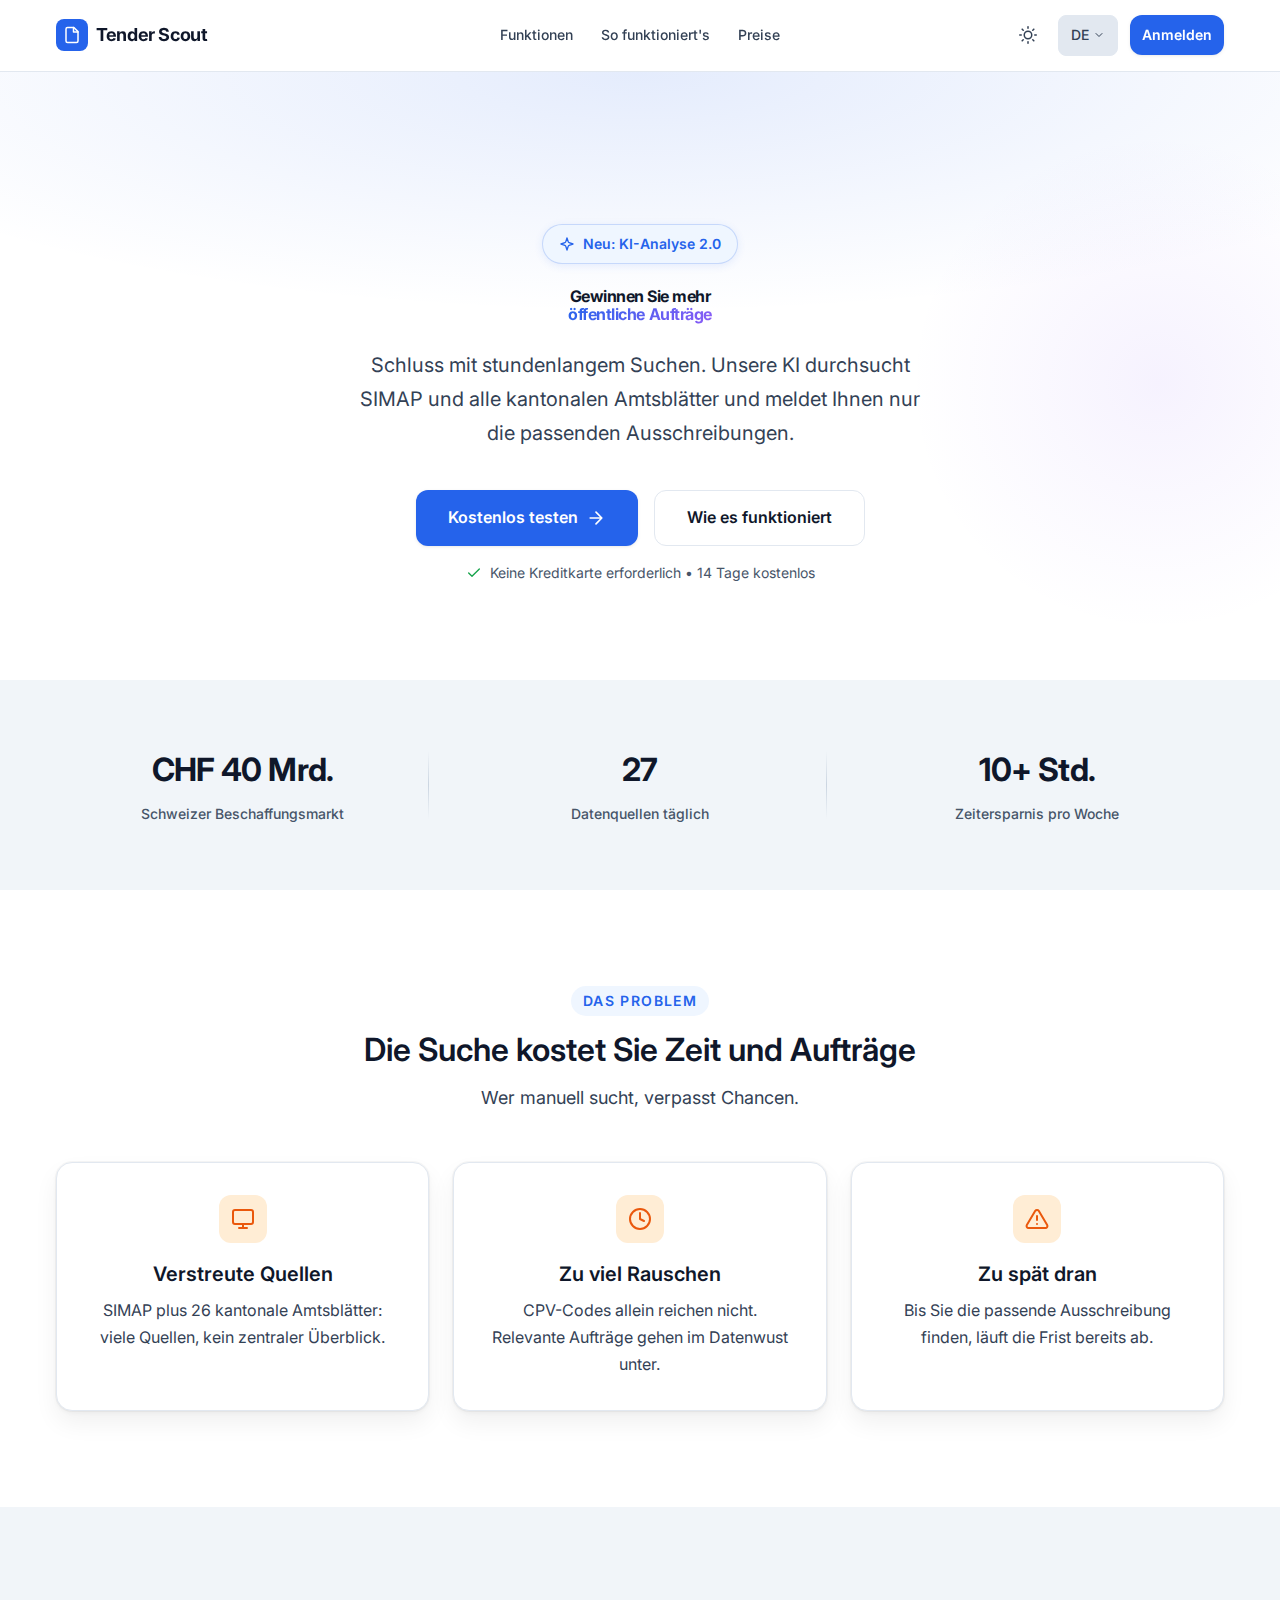
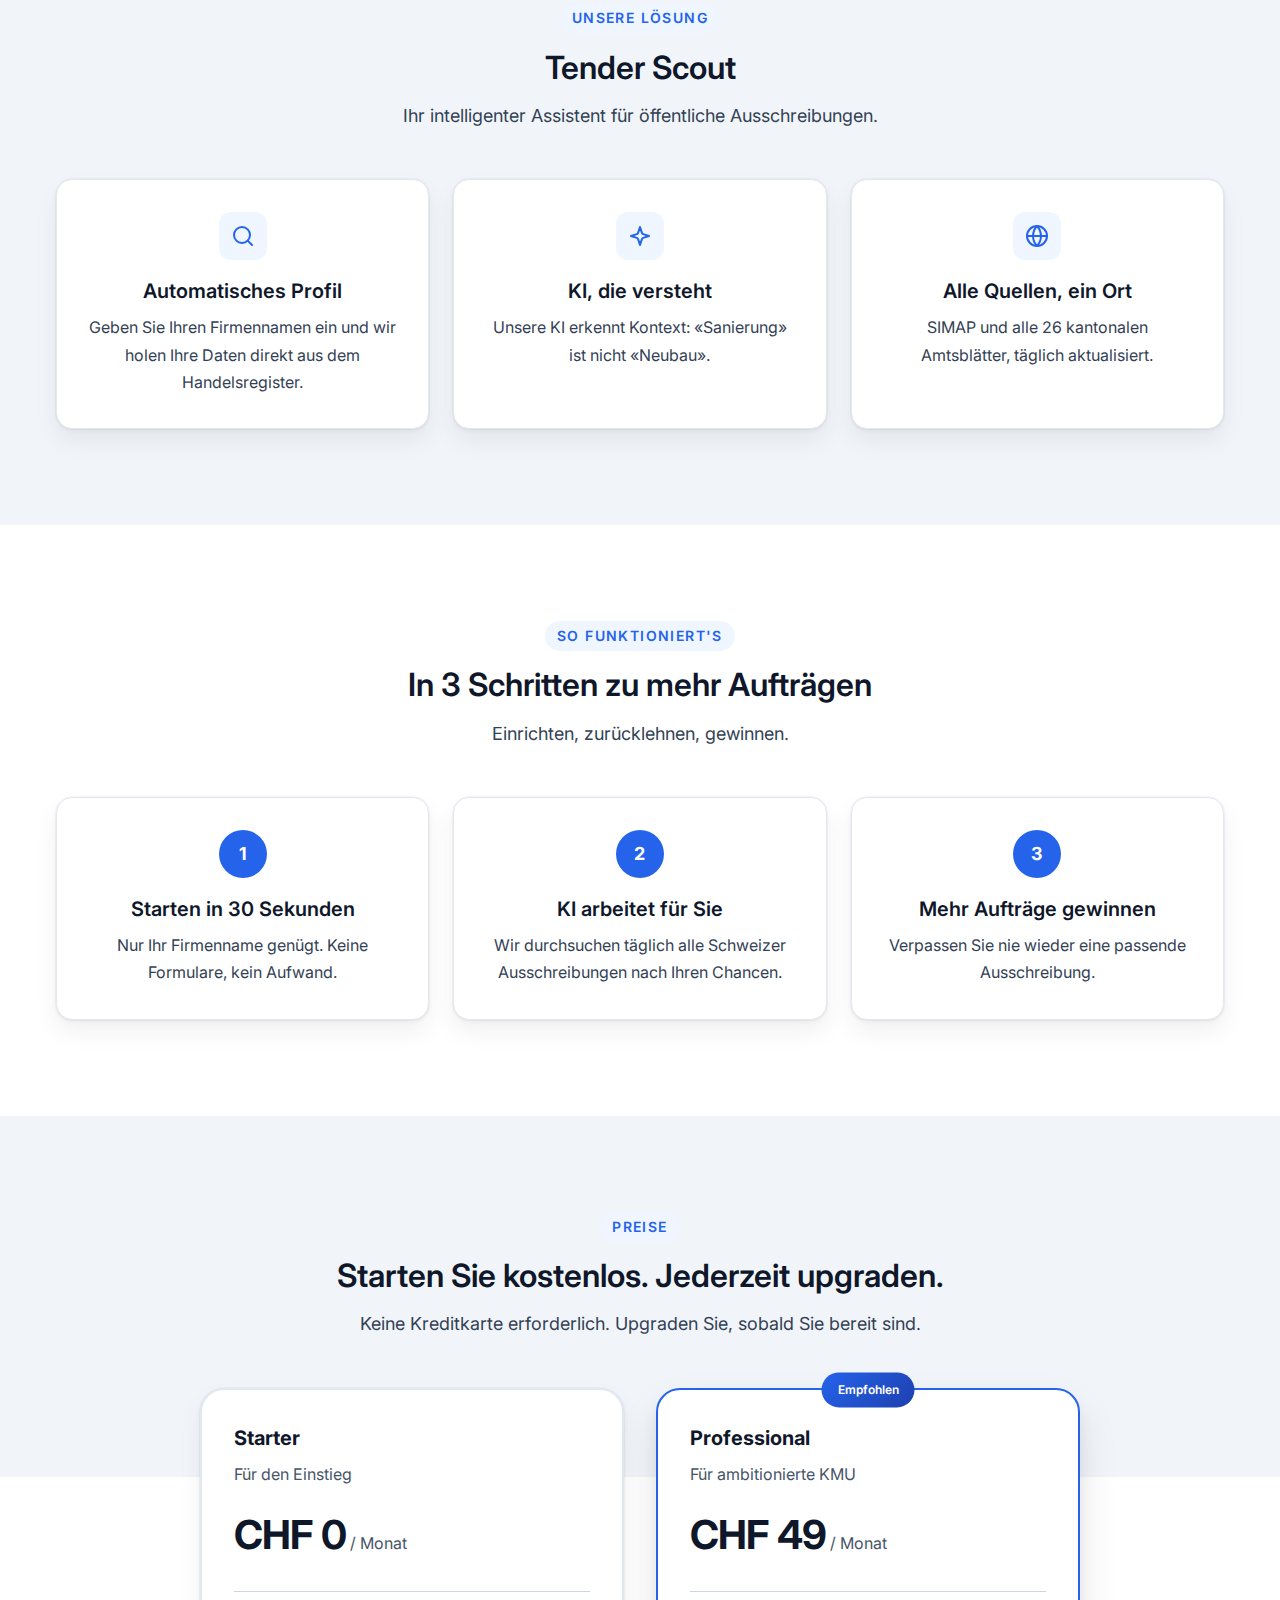
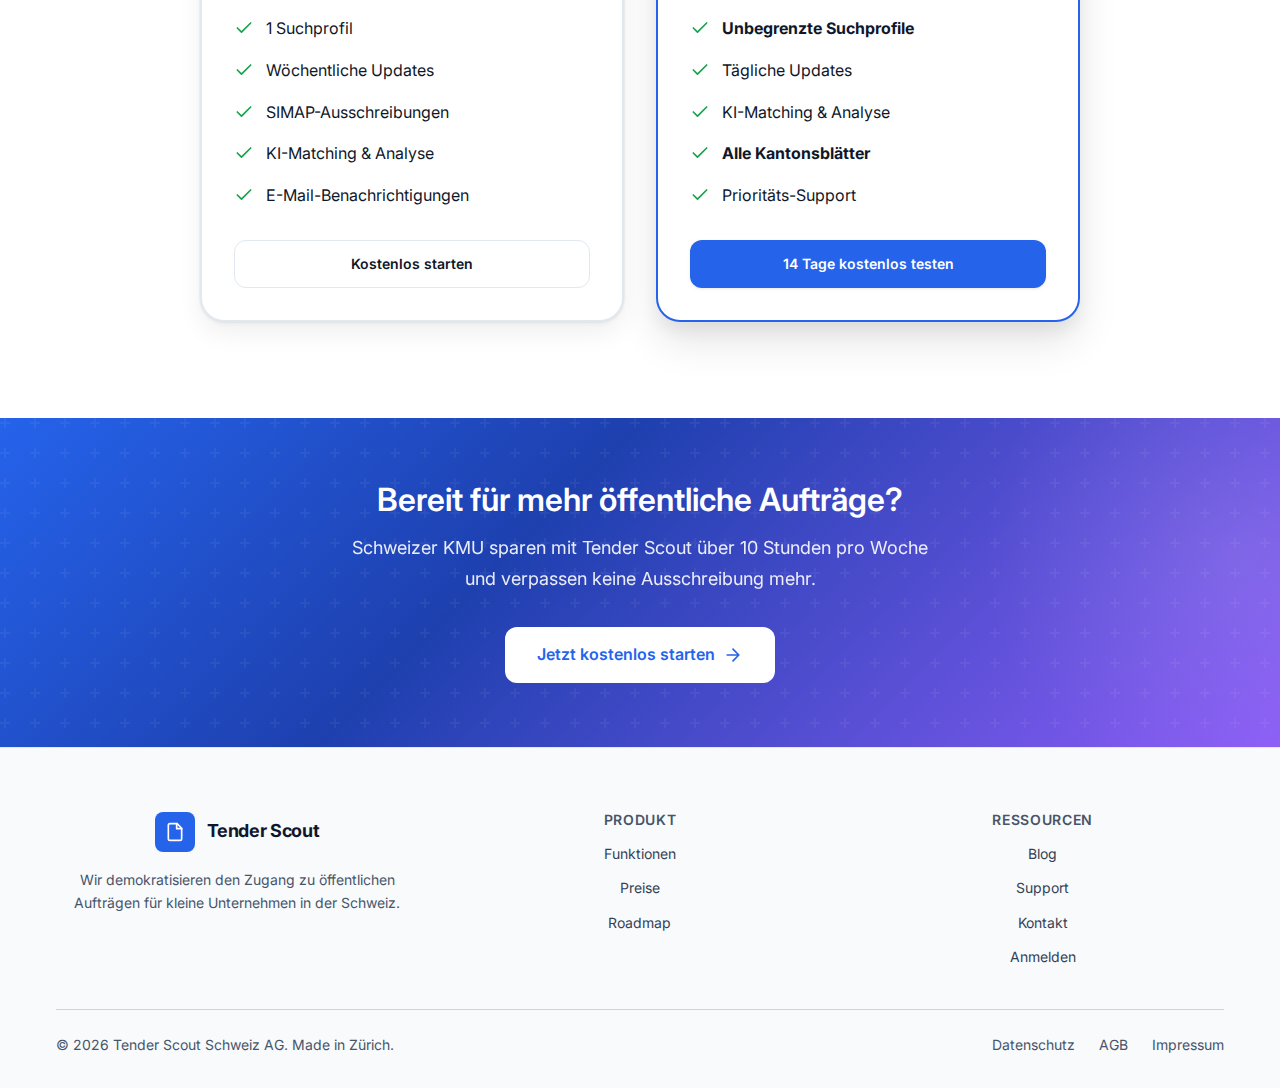
<file: index.html>
<!DOCTYPE html>
<html lang="de-CH">

<head>
    <meta charset="UTF-8">
    <meta name="viewport" content="width=device-width, initial-scale=1.0">
    <title>Tender Scout Prototype</title>
    <link rel="preconnect" href="https://fonts.googleapis.com">
    <link rel="preconnect" href="https://fonts.gstatic.com" crossorigin>
    <link href="https://fonts.googleapis.com/css2?family=Inter:wght@400;500;600;700&display=swap" rel="stylesheet">
    <link rel="stylesheet" href="css/styles.css">
</head>

<body>

    <!-- Navigation -->
    <nav class="navbar">
        <div class="container navbar-container">
            <!-- Logo -->
            <div class="navbar-logo" onclick="navigateTo('landing')">
                <div class="navbar-logo-icon">
                    <svg width="18" height="18" viewBox="0 0 24 24" fill="none" stroke="currentColor" stroke-width="2" stroke-linecap="round" stroke-linejoin="round">
                        <path d="M14.5 2H6a2 2 0 0 0-2 2v16a2 2 0 0 0 2 2h12a2 2 0 0 0 2-2V7.5L14.5 2z"/>
                        <polyline points="14,2 14,8 20,8"/>
                    </svg>
                </div>
                <span>Tender Scout</span>
            </div>

            <!-- Center Nav Links (Public) -->
            <div id="nav-links-public" class="navbar-center">
                <a href="#solution" class="nav-link">Funktionen</a>
                <a href="#how-it-works" class="nav-link">So funktioniert's</a>
                <a href="#pricing" class="nav-link">Preise</a>
            </div>

            <!-- Center Nav Links (Auth) -->
            <div id="nav-links-auth" class="navbar-center hidden">
                <button class="nav-link" data-goto="dashboard">Dashboard</button>
                <button class="nav-link" onclick="navigateTo('settings')">Einstellungen</button>
            </div>

            <!-- Right Actions -->
            <div class="navbar-actions">
                <!-- Theme Toggle -->
                <button class="theme-toggle" onclick="toggleTheme()" title="Dunkelmodus umschalten">
                    <svg class="theme-icon-light" width="18" height="18" viewBox="0 0 24 24" fill="none" stroke="currentColor" stroke-width="2" stroke-linecap="round" stroke-linejoin="round">
                        <circle cx="12" cy="12" r="5"/>
                        <line x1="12" y1="1" x2="12" y2="3"/>
                        <line x1="12" y1="21" x2="12" y2="23"/>
                        <line x1="4.22" y1="4.22" x2="5.64" y2="5.64"/>
                        <line x1="18.36" y1="18.36" x2="19.78" y2="19.78"/>
                        <line x1="1" y1="12" x2="3" y2="12"/>
                        <line x1="21" y1="12" x2="23" y2="12"/>
                        <line x1="4.22" y1="19.78" x2="5.64" y2="18.36"/>
                        <line x1="18.36" y1="5.64" x2="19.78" y2="4.22"/>
                    </svg>
                    <svg class="theme-icon-dark" width="18" height="18" viewBox="0 0 24 24" fill="none" stroke="currentColor" stroke-width="2" stroke-linecap="round" stroke-linejoin="round">
                        <path d="M21 12.79A9 9 0 1 1 11.21 3 7 7 0 0 0 21 12.79z"/>
                    </svg>
                </button>
                <!-- Language Dropdown -->
                <div class="lang-dropdown">
                    <button class="lang-dropdown-btn" onclick="toggleLangDropdown()">
                        <span class="lang-current">DE</span>
                        <svg width="12" height="12" viewBox="0 0 24 24" fill="none" stroke="currentColor" stroke-width="2" stroke-linecap="round" stroke-linejoin="round">
                            <polyline points="6 9 12 15 18 9"/>
                        </svg>
                    </button>
                    <div class="lang-dropdown-menu" id="lang-menu">
                        <button class="lang-option is-active" onclick="selectLang('DE')">
                            <span class="lang-code">DE</span> Deutsch
                        </button>
                        <button class="lang-option" onclick="selectLang('FR')">
                            <span class="lang-code">FR</span> Français
                        </button>
                        <button class="lang-option" onclick="selectLang('IT')">
                            <span class="lang-code">IT</span> Italiano
                        </button>
                        <button class="lang-option" onclick="selectLang('EN')">
                            <span class="lang-code">EN</span> English
                        </button>
                    </div>
                </div>
                <!-- CTA -->
                <div id="nav-cta-public">
                    <button class="btn btn-primary btn-sm" data-goto="auth">Anmelden</button>
                </div>
                <div id="nav-cta-auth" class="hidden">
                    <button class="btn btn-ghost btn-sm" onclick="logout()">Abmelden</button>
                </div>
            </div>
        </div>
    </nav>

    <!-- VIEWS -->

    <!-- 1. Landing View -->
    <div id="view-landing" class="view active">
        <!-- Hero -->
        <section class="landing-hero">
            <div class="container">
                <div class="hero-content">
                    <span class="hero-badge">
                        <svg width="16" height="16" viewBox="0 0 24 24" fill="none" stroke="currentColor" stroke-width="2" stroke-linecap="round" stroke-linejoin="round">
                            <path d="m12 3-1.912 5.813a2 2 0 0 1-1.275 1.275L3 12l5.813 1.912a2 2 0 0 1 1.275 1.275L12 21l1.912-5.813a2 2 0 0 1 1.275-1.275L21 12l-5.813-1.912a2 2 0 0 1-1.275-1.275L12 3Z"/>
                        </svg>
                        Neu: KI-Analyse 2.0
                    </span>
                    <h1 class="hero-title">
                        Gewinnen Sie mehr<br>
                        <span class="hero-accent">öffentliche Aufträge</span>
                    </h1>
                    <p class="hero-subtitle">
                        Schluss mit stundenlangem Suchen. Unsere KI durchsucht SIMAP und alle
                        kantonalen Amtsblätter und meldet Ihnen nur die passenden Ausschreibungen.
                    </p>
                    <div class="hero-actions">
                        <button class="btn btn-primary btn-lg" data-goto="auth">
                            Kostenlos testen
                            <svg width="20" height="20" viewBox="0 0 24 24" fill="none" stroke="currentColor" stroke-width="2" stroke-linecap="round" stroke-linejoin="round">
                                <path d="M5 12h14M12 5l7 7-7 7"/>
                            </svg>
                        </button>
                        <button class="btn btn-secondary btn-lg" onclick="document.getElementById('how-it-works').scrollIntoView({behavior: 'smooth'})">
                            Wie es funktioniert
                        </button>
                    </div>
                    <p class="hero-note">
                        <svg width="16" height="16" viewBox="0 0 24 24" fill="none" stroke="currentColor" stroke-width="2" stroke-linecap="round" stroke-linejoin="round">
                            <polyline points="20,6 9,17 4,12"/>
                        </svg>
                        Keine Kreditkarte erforderlich • 14 Tage kostenlos
                    </p>
                </div>
            </div>
        </section>

        <!-- Stats -->
        <section class="stats-section">
            <div class="container">
                <div class="stats-grid">
                    <div class="stat">
                        <div class="stat-value">CHF 40 Mrd.</div>
                        <div class="stat-label">Schweizer Beschaffungsmarkt</div>
                    </div>
                    <div class="stat">
                        <div class="stat-value">27</div>
                        <div class="stat-label">Datenquellen täglich</div>
                    </div>
                    <div class="stat">
                        <div class="stat-value">10+ Std.</div>
                        <div class="stat-label">Zeitersparnis pro Woche</div>
                    </div>
                </div>
            </div>
        </section>

        <!-- Problem Section -->
        <section class="section" id="problem">
            <div class="container">
                <div class="section-header">
                    <span class="section-label">Das Problem</span>
                    <h2 class="section-title">Die Suche kostet Sie Zeit und Aufträge</h2>
                    <p class="section-desc">Wer manuell sucht, verpasst Chancen.</p>
                </div>
                <div class="problem-grid">
                    <div class="problem-card">
                        <div class="problem-icon">
                            <svg width="24" height="24" viewBox="0 0 24 24" fill="none" stroke="currentColor" stroke-width="2" stroke-linecap="round" stroke-linejoin="round">
                                <rect x="2" y="3" width="20" height="14" rx="2" ry="2"/>
                                <line x1="8" y1="21" x2="16" y2="21"/>
                                <line x1="12" y1="17" x2="12" y2="21"/>
                            </svg>
                        </div>
                        <h3>Verstreute Quellen</h3>
                        <p>SIMAP plus 26 kantonale Amtsblätter: viele Quellen, kein zentraler Überblick.</p>
                    </div>
                    <div class="problem-card">
                        <div class="problem-icon">
                            <svg width="24" height="24" viewBox="0 0 24 24" fill="none" stroke="currentColor" stroke-width="2" stroke-linecap="round" stroke-linejoin="round">
                                <circle cx="12" cy="12" r="10"/>
                                <polyline points="12,6 12,12 16,14"/>
                            </svg>
                        </div>
                        <h3>Zu viel Rauschen</h3>
                        <p>CPV-Codes allein reichen nicht. Relevante Aufträge gehen im Datenwust unter.</p>
                    </div>
                    <div class="problem-card">
                        <div class="problem-icon">
                            <svg width="24" height="24" viewBox="0 0 24 24" fill="none" stroke="currentColor" stroke-width="2" stroke-linecap="round" stroke-linejoin="round">
                                <path d="M10.29 3.86L1.82 18a2 2 0 0 0 1.71 3h16.94a2 2 0 0 0 1.71-3L13.71 3.86a2 2 0 0 0-3.42 0z"/>
                                <line x1="12" y1="9" x2="12" y2="13"/>
                                <line x1="12" y1="17" x2="12.01" y2="17"/>
                            </svg>
                        </div>
                        <h3>Zu spät dran</h3>
                        <p>Bis Sie die passende Ausschreibung finden, läuft die Frist bereits ab.</p>
                    </div>
                </div>
            </div>
        </section>

        <!-- Solution Grid -->
        <section class="section bg-subtle" id="solution">
            <div class="container">
                <div class="section-header">
                    <span class="section-label">Unsere Lösung</span>
                    <h2 class="section-title">Tender Scout</h2>
                    <p class="section-desc">Ihr intelligenter Assistent für öffentliche Ausschreibungen.</p>
                </div>
                <div class="solution-grid">
                    <div class="solution-card">
                        <div class="solution-icon">
                            <svg width="24" height="24" viewBox="0 0 24 24" fill="none" stroke="currentColor" stroke-width="2" stroke-linecap="round" stroke-linejoin="round">
                                <circle cx="11" cy="11" r="8"/>
                                <line x1="21" y1="21" x2="16.65" y2="16.65"/>
                            </svg>
                        </div>
                        <h3>Automatisches Profil</h3>
                        <p>Geben Sie Ihren Firmennamen ein und wir holen Ihre Daten direkt aus dem Handelsregister.</p>
                    </div>
                    <div class="solution-card">
                        <div class="solution-icon">
                            <svg width="24" height="24" viewBox="0 0 24 24" fill="none" stroke="currentColor" stroke-width="2" stroke-linecap="round" stroke-linejoin="round">
                                <path d="m12 3-1.912 5.813a2 2 0 0 1-1.275 1.275L3 12l5.813 1.912a2 2 0 0 1 1.275 1.275L12 21l1.912-5.813a2 2 0 0 1 1.275-1.275L21 12l-5.813-1.912a2 2 0 0 1-1.275-1.275L12 3Z"/>
                            </svg>
                        </div>
                        <h3>KI, die versteht</h3>
                        <p>Unsere KI erkennt Kontext: «Sanierung» ist nicht «Neubau».</p>
                    </div>
                    <div class="solution-card">
                        <div class="solution-icon">
                            <svg width="24" height="24" viewBox="0 0 24 24" fill="none" stroke="currentColor" stroke-width="2" stroke-linecap="round" stroke-linejoin="round">
                                <circle cx="12" cy="12" r="10"/>
                                <line x1="2" y1="12" x2="22" y2="12"/>
                                <path d="M12 2a15.3 15.3 0 0 1 4 10 15.3 15.3 0 0 1-4 10 15.3 15.3 0 0 1-4-10 15.3 15.3 0 0 1 4-10z"/>
                            </svg>
                        </div>
                        <h3>Alle Quellen, ein Ort</h3>
                        <p>SIMAP und alle 26 kantonalen Amtsblätter, täglich aktualisiert.</p>
                    </div>
                </div>
            </div>
        </section>

        <!-- How it Works -->
        <section id="how-it-works" class="section">
            <div class="container">
                <div class="section-header">
                    <span class="section-label">So funktioniert's</span>
                    <h2 class="section-title">In 3 Schritten zu mehr Aufträgen</h2>
                    <p class="section-desc">Einrichten, zurücklehnen, gewinnen.</p>
                </div>
                <div class="steps-grid">
                    <div class="step-card">
                        <div class="step-number">1</div>
                        <h3>Starten in 30 Sekunden</h3>
                        <p>Nur Ihr Firmenname genügt. Keine Formulare, kein Aufwand.</p>
                    </div>
                    <div class="step-card">
                        <div class="step-number">2</div>
                        <h3>KI arbeitet für Sie</h3>
                        <p>Wir durchsuchen täglich alle Schweizer Ausschreibungen nach Ihren Chancen.</p>
                    </div>
                    <div class="step-card">
                        <div class="step-number">3</div>
                        <h3>Mehr Aufträge gewinnen</h3>
                        <p>Verpassen Sie nie wieder eine passende Ausschreibung.</p>
                    </div>
                </div>
            </div>
        </section>

        <!-- Pricing -->
        <section class="section pricing-section" id="pricing">
            <div class="container">
                <div class="section-header">
                    <span class="section-label">Preise</span>
                    <h2 class="section-title">Starten Sie kostenlos. Jederzeit upgraden.</h2>
                    <p class="section-desc">Keine Kreditkarte erforderlich. Upgraden Sie, sobald Sie bereit sind.</p>
                </div>
                <div class="pricing-grid">
                    <!-- Starter -->
                    <div class="pricing-card">
                        <div class="pricing-header">
                            <div class="pricing-name">Starter</div>
                            <div class="pricing-desc">Für den Einstieg</div>
                            <div class="pricing-price">
                                <span class="pricing-amount">CHF 0</span>
                                <span class="pricing-period">/ Monat</span>
                            </div>
                        </div>
                        <div class="pricing-features">
                            <div class="pricing-feature">
                                <svg width="20" height="20" viewBox="0 0 24 24" fill="none" stroke="currentColor" stroke-width="2" stroke-linecap="round" stroke-linejoin="round">
                                    <polyline points="20,6 9,17 4,12"/>
                                </svg>
                                <span>1 Suchprofil</span>
                            </div>
                            <div class="pricing-feature">
                                <svg width="20" height="20" viewBox="0 0 24 24" fill="none" stroke="currentColor" stroke-width="2" stroke-linecap="round" stroke-linejoin="round">
                                    <polyline points="20,6 9,17 4,12"/>
                                </svg>
                                <span>Wöchentliche Updates</span>
                            </div>
                            <div class="pricing-feature">
                                <svg width="20" height="20" viewBox="0 0 24 24" fill="none" stroke="currentColor" stroke-width="2" stroke-linecap="round" stroke-linejoin="round">
                                    <polyline points="20,6 9,17 4,12"/>
                                </svg>
                                <span>SIMAP-Ausschreibungen</span>
                            </div>
                            <div class="pricing-feature">
                                <svg width="20" height="20" viewBox="0 0 24 24" fill="none" stroke="currentColor" stroke-width="2" stroke-linecap="round" stroke-linejoin="round">
                                    <polyline points="20,6 9,17 4,12"/>
                                </svg>
                                <span>KI-Matching & Analyse</span>
                            </div>
                            <div class="pricing-feature">
                                <svg width="20" height="20" viewBox="0 0 24 24" fill="none" stroke="currentColor" stroke-width="2" stroke-linecap="round" stroke-linejoin="round">
                                    <polyline points="20,6 9,17 4,12"/>
                                </svg>
                                <span>E-Mail-Benachrichtigungen</span>
                            </div>
                        </div>
                        <button class="btn btn-secondary w-full" data-goto="auth">Kostenlos starten</button>
                    </div>
                    <!-- Pro -->
                    <div class="pricing-card is-featured">
                        <span class="pricing-badge">Empfohlen</span>
                        <div class="pricing-header">
                            <div class="pricing-name">Professional</div>
                            <div class="pricing-desc">Für ambitionierte KMU</div>
                            <div class="pricing-price">
                                <span class="pricing-amount">CHF 49</span>
                                <span class="pricing-period">/ Monat</span>
                            </div>
                        </div>
                        <div class="pricing-features">
                            <div class="pricing-feature">
                                <svg width="20" height="20" viewBox="0 0 24 24" fill="none" stroke="currentColor" stroke-width="2" stroke-linecap="round" stroke-linejoin="round">
                                    <polyline points="20,6 9,17 4,12"/>
                                </svg>
                                <span><strong>Unbegrenzte Suchprofile</strong></span>
                            </div>
                            <div class="pricing-feature">
                                <svg width="20" height="20" viewBox="0 0 24 24" fill="none" stroke="currentColor" stroke-width="2" stroke-linecap="round" stroke-linejoin="round">
                                    <polyline points="20,6 9,17 4,12"/>
                                </svg>
                                <span>Tägliche Updates</span>
                            </div>
                            <div class="pricing-feature">
                                <svg width="20" height="20" viewBox="0 0 24 24" fill="none" stroke="currentColor" stroke-width="2" stroke-linecap="round" stroke-linejoin="round">
                                    <polyline points="20,6 9,17 4,12"/>
                                </svg>
                                <span>KI-Matching & Analyse</span>
                            </div>
                            <div class="pricing-feature">
                                <svg width="20" height="20" viewBox="0 0 24 24" fill="none" stroke="currentColor" stroke-width="2" stroke-linecap="round" stroke-linejoin="round">
                                    <polyline points="20,6 9,17 4,12"/>
                                </svg>
                                <span><strong>Alle Kantonsblätter</strong></span>
                            </div>
                            <div class="pricing-feature">
                                <svg width="20" height="20" viewBox="0 0 24 24" fill="none" stroke="currentColor" stroke-width="2" stroke-linecap="round" stroke-linejoin="round">
                                    <polyline points="20,6 9,17 4,12"/>
                                </svg>
                                <span>Prioritäts-Support</span>
                            </div>
                        </div>
                        <button class="btn btn-primary w-full" data-goto="auth">14 Tage kostenlos testen</button>
                    </div>
                </div>
            </div>
        </section>

        <!-- CTA -->
        <section class="cta-section">
            <div class="container">
                <div class="cta-content">
                    <h2>Bereit für mehr öffentliche Aufträge?</h2>
                    <p>Schweizer KMU sparen mit Tender Scout über 10 Stunden pro Woche und verpassen keine Ausschreibung mehr.</p>
                    <button class="btn btn-lg cta-btn" data-goto="auth">
                        Jetzt kostenlos starten
                        <svg width="20" height="20" viewBox="0 0 24 24" fill="none" stroke="currentColor" stroke-width="2" stroke-linecap="round" stroke-linejoin="round">
                            <path d="M5 12h14M12 5l7 7-7 7"/>
                        </svg>
                    </button>
                </div>
            </div>
        </section>

        <!-- Footer -->
        <footer class="landing-footer">
            <div class="container">
                <div class="footer-grid">
                    <div class="footer-brand">
                        <div class="footer-logo">
                            <div class="logo-icon">
                                <svg width="20" height="20" viewBox="0 0 24 24" fill="none" stroke="currentColor" stroke-width="2" stroke-linecap="round" stroke-linejoin="round">
                                    <path d="M14.5 2H6a2 2 0 0 0-2 2v16a2 2 0 0 0 2 2h12a2 2 0 0 0 2-2V7.5L14.5 2z"/>
                                    <polyline points="14,2 14,8 20,8"/>
                                </svg>
                            </div>
                            <span>Tender Scout</span>
                        </div>
                        <p>Wir demokratisieren den Zugang zu öffentlichen Aufträgen für kleine Unternehmen in der Schweiz.</p>
                    </div>
                    <div class="footer-section">
                        <h4>Produkt</h4>
                        <div class="footer-links">
                            <a href="#solution">Funktionen</a>
                            <a href="#pricing">Preise</a>
                            <a href="#">Roadmap</a>
                        </div>
                    </div>
                    <div class="footer-section">
                        <h4>Ressourcen</h4>
                        <div class="footer-links">
                            <a href="#">Blog</a>
                            <a href="#">Support</a>
                            <a href="#">Kontakt</a>
                            <a href="#" onclick="navigateTo('auth'); return false;">Anmelden</a>
                        </div>
                    </div>
                </div>
                <div class="footer-bottom">
                    <span class="footer-copy">&copy; 2026 Tender Scout Schweiz AG. Made in Zürich.</span>
                    <div class="footer-legal">
                        <a href="#">Datenschutz</a>
                        <a href="#">AGB</a>
                        <a href="#">Impressum</a>
                    </div>
                </div>
            </div>
        </footer>
    </div>

    <!-- 2. Auth View -->
    <div id="view-auth" class="view view--centered">
        <div class="container">
            <!-- Login Form -->
            <div id="auth-login" class="auth-container card">
                <h2 class="text-h1 text-center mb-6">Anmelden</h2>
                <form id="login-form" onsubmit="return handleLogin(event);">
                    <div class="form-group">
                        <label class="form-label">E-Mail</label>
                        <input type="email" id="login-email" class="input" placeholder="name@firma.ch" value="demo@tenderscout.ch" required>
                        <span id="login-email-error" class="text-sm text-error hidden"></span>
                    </div>
                    <div class="form-group">
                        <label class="form-label">Passwort</label>
                        <input type="password" id="login-password" class="input" value="password123" required minlength="8">
                        <span id="login-password-error" class="text-sm text-error hidden"></span>
                        <a href="#" class="text-sm text-accent mt-2 inline-block" onclick="alert('Demo: Passwort-Reset E-Mail gesendet'); return false;">Passwort vergessen?</a>
                    </div>
                    <button type="submit" class="btn btn-primary w-full">Weiter</button>

                    <!-- SSO Divider -->
                    <div class="sso-divider">
                        <span>oder</span>
                    </div>

                    <!-- SSO Buttons -->
                    <div class="sso-buttons">
                        <button type="button" class="btn btn-sso" onclick="handleSSOLogin('google')">
                            <svg class="sso-icon" viewBox="0 0 24 24" width="20" height="20">
                                <path fill="#4285F4" d="M22.56 12.25c0-.78-.07-1.53-.2-2.25H12v4.26h5.92c-.26 1.37-1.04 2.53-2.21 3.31v2.77h3.57c2.08-1.92 3.28-4.74 3.28-8.09z"/>
                                <path fill="#34A853" d="M12 23c2.97 0 5.46-.98 7.28-2.66l-3.57-2.77c-.98.66-2.23 1.06-3.71 1.06-2.86 0-5.29-1.93-6.16-4.53H2.18v2.84C3.99 20.53 7.7 23 12 23z"/>
                                <path fill="#FBBC05" d="M5.84 14.09c-.22-.66-.35-1.36-.35-2.09s.13-1.43.35-2.09V7.07H2.18C1.43 8.55 1 10.22 1 12s.43 3.45 1.18 4.93l2.85-2.22.81-.62z"/>
                                <path fill="#EA4335" d="M12 5.38c1.62 0 3.06.56 4.21 1.64l3.15-3.15C17.45 2.09 14.97 1 12 1 7.7 1 3.99 3.47 2.18 7.07l3.66 2.84c.87-2.6 3.3-4.53 6.16-4.53z"/>
                            </svg>
                            Weiter mit Google
                        </button>
                        <button type="button" class="btn btn-sso" onclick="handleSSOLogin('microsoft')">
                            <svg class="sso-icon" viewBox="0 0 24 24" width="20" height="20">
                                <path fill="#F25022" d="M1 1h10v10H1z"/>
                                <path fill="#00A4EF" d="M1 13h10v10H1z"/>
                                <path fill="#7FBA00" d="M13 1h10v10H13z"/>
                                <path fill="#FFB900" d="M13 13h10v10H13z"/>
                            </svg>
                            Weiter mit Microsoft
                        </button>
                        <button type="button" class="btn btn-sso" onclick="handleSSOLogin('whatsapp')">
                            <svg class="sso-icon" viewBox="0 0 24 24" width="20" height="20">
                                <path fill="#25D366" d="M17.472 14.382c-.297-.149-1.758-.867-2.03-.967-.273-.099-.471-.148-.67.15-.197.297-.767.966-.94 1.164-.173.199-.347.223-.644.075-.297-.15-1.255-.463-2.39-1.475-.883-.788-1.48-1.761-1.653-2.059-.173-.297-.018-.458.13-.606.134-.133.298-.347.446-.52.149-.174.198-.298.298-.497.099-.198.05-.371-.025-.52-.075-.149-.669-1.612-.916-2.207-.242-.579-.487-.5-.669-.51-.173-.008-.371-.01-.57-.01-.198 0-.52.074-.792.372-.272.297-1.04 1.016-1.04 2.479 0 1.462 1.065 2.875 1.213 3.074.149.198 2.096 3.2 5.077 4.487.709.306 1.262.489 1.694.625.712.227 1.36.195 1.871.118.571-.085 1.758-.719 2.006-1.413.248-.694.248-1.289.173-1.413-.074-.124-.272-.198-.57-.347m-5.421 7.403h-.004a9.87 9.87 0 01-5.031-1.378l-.361-.214-3.741.982.998-3.648-.235-.374a9.86 9.86 0 01-1.51-5.26c.001-5.45 4.436-9.884 9.888-9.884 2.64 0 5.122 1.03 6.988 2.898a9.825 9.825 0 012.893 6.994c-.003 5.45-4.437 9.884-9.885 9.884m8.413-18.297A11.815 11.815 0 0012.05 0C5.495 0 .16 5.335.157 11.892c0 2.096.547 4.142 1.588 5.945L.057 24l6.305-1.654a11.882 11.882 0 005.683 1.448h.005c6.554 0 11.89-5.335 11.893-11.893a11.821 11.821 0 00-3.48-8.413z"/>
                            </svg>
                            Weiter mit WhatsApp
                        </button>
                    </div>

                    <div class="text-center text-sm text-secondary mt-4">
                        Noch kein Konto? <a href="#" class="text-accent" onclick="toggleAuthForm('register'); return false;">Registrieren</a>
                    </div>
                </form>
            </div>

            <!-- Register Form -->
            <div id="auth-register" class="auth-container card hidden">
                <h2 class="text-h1 text-center mb-6">Konto erstellen</h2>
                <form id="register-form" onsubmit="return handleRegister(event);">
                    <div class="form-group">
                        <label class="form-label">E-Mail</label>
                        <input type="email" id="register-email" class="input" placeholder="name@firma.ch" required>
                        <span id="register-email-error" class="text-sm text-error hidden"></span>
                    </div>
                    <div class="form-group">
                        <label class="form-label">Passwort</label>
                        <input type="password" id="register-password" class="input" placeholder="Min. 8 Zeichen" required minlength="8">
                        <span id="register-password-error" class="text-sm text-error hidden"></span>
                    </div>
                    <div class="form-group">
                        <label class="form-label">Passwort bestätigen</label>
                        <input type="password" id="register-password-confirm" class="input" placeholder="Passwort wiederholen" required minlength="8">
                        <span id="register-password-confirm-error" class="text-sm text-error hidden"></span>
                    </div>
                    <div class="form-group">
                        <label class="flex items-center gap-2 text-sm">
                            <input type="checkbox" id="register-terms" required>
                            <span>Ich akzeptiere die <a href="#" class="text-accent">AGB</a> und <a href="#" class="text-accent">Datenschutzerklärung</a></span>
                        </label>
                        <span id="register-terms-error" class="text-sm text-error hidden"></span>
                    </div>
                    <button type="submit" class="btn btn-primary w-full">Konto erstellen</button>

                    <!-- SSO Divider -->
                    <div class="sso-divider">
                        <span>oder</span>
                    </div>

                    <!-- SSO Buttons -->
                    <div class="sso-buttons">
                        <button type="button" class="btn btn-sso" onclick="handleSSOLogin('google')">
                            <svg class="sso-icon" viewBox="0 0 24 24" width="20" height="20">
                                <path fill="#4285F4" d="M22.56 12.25c0-.78-.07-1.53-.2-2.25H12v4.26h5.92c-.26 1.37-1.04 2.53-2.21 3.31v2.77h3.57c2.08-1.92 3.28-4.74 3.28-8.09z"/>
                                <path fill="#34A853" d="M12 23c2.97 0 5.46-.98 7.28-2.66l-3.57-2.77c-.98.66-2.23 1.06-3.71 1.06-2.86 0-5.29-1.93-6.16-4.53H2.18v2.84C3.99 20.53 7.7 23 12 23z"/>
                                <path fill="#FBBC05" d="M5.84 14.09c-.22-.66-.35-1.36-.35-2.09s.13-1.43.35-2.09V7.07H2.18C1.43 8.55 1 10.22 1 12s.43 3.45 1.18 4.93l2.85-2.22.81-.62z"/>
                                <path fill="#EA4335" d="M12 5.38c1.62 0 3.06.56 4.21 1.64l3.15-3.15C17.45 2.09 14.97 1 12 1 7.7 1 3.99 3.47 2.18 7.07l3.66 2.84c.87-2.6 3.3-4.53 6.16-4.53z"/>
                            </svg>
                            Weiter mit Google
                        </button>
                        <button type="button" class="btn btn-sso" onclick="handleSSOLogin('microsoft')">
                            <svg class="sso-icon" viewBox="0 0 24 24" width="20" height="20">
                                <path fill="#F25022" d="M1 1h10v10H1z"/>
                                <path fill="#00A4EF" d="M1 13h10v10H1z"/>
                                <path fill="#7FBA00" d="M13 1h10v10H13z"/>
                                <path fill="#FFB900" d="M13 13h10v10H13z"/>
                            </svg>
                            Weiter mit Microsoft
                        </button>
                        <button type="button" class="btn btn-sso" onclick="handleSSOLogin('whatsapp')">
                            <svg class="sso-icon" viewBox="0 0 24 24" width="20" height="20">
                                <path fill="#25D366" d="M17.472 14.382c-.297-.149-1.758-.867-2.03-.967-.273-.099-.471-.148-.67.15-.197.297-.767.966-.94 1.164-.173.199-.347.223-.644.075-.297-.15-1.255-.463-2.39-1.475-.883-.788-1.48-1.761-1.653-2.059-.173-.297-.018-.458.13-.606.134-.133.298-.347.446-.52.149-.174.198-.298.298-.497.099-.198.05-.371-.025-.52-.075-.149-.669-1.612-.916-2.207-.242-.579-.487-.5-.669-.51-.173-.008-.371-.01-.57-.01-.198 0-.52.074-.792.372-.272.297-1.04 1.016-1.04 2.479 0 1.462 1.065 2.875 1.213 3.074.149.198 2.096 3.2 5.077 4.487.709.306 1.262.489 1.694.625.712.227 1.36.195 1.871.118.571-.085 1.758-.719 2.006-1.413.248-.694.248-1.289.173-1.413-.074-.124-.272-.198-.57-.347m-5.421 7.403h-.004a9.87 9.87 0 01-5.031-1.378l-.361-.214-3.741.982.998-3.648-.235-.374a9.86 9.86 0 01-1.51-5.26c.001-5.45 4.436-9.884 9.888-9.884 2.64 0 5.122 1.03 6.988 2.898a9.825 9.825 0 012.893 6.994c-.003 5.45-4.437 9.884-9.885 9.884m8.413-18.297A11.815 11.815 0 0012.05 0C5.495 0 .16 5.335.157 11.892c0 2.096.547 4.142 1.588 5.945L.057 24l6.305-1.654a11.882 11.882 0 005.683 1.448h.005c6.554 0 11.89-5.335 11.893-11.893a11.821 11.821 0 00-3.48-8.413z"/>
                            </svg>
                            Weiter mit WhatsApp
                        </button>
                    </div>

                    <div class="text-center text-sm text-secondary mt-4">
                        Bereits ein Konto? <a href="#" class="text-accent" onclick="toggleAuthForm('login'); return false;">Anmelden</a>
                    </div>
                </form>
            </div>
        </div>
    </div>

    <!-- 2.5 Profile Selection View (New) -->
    <div id="view-profile-selection" class="view view--centered">
        <div class="container container--narrow">
            <div class="text-center mb-8">
                <h2 class="text-h1">Suchprofile</h2>
                <p class="text-secondary">Wählen Sie ein Profil oder erstellen Sie ein neues.</p>
            </div>

            <div id="profile-list" class="flex flex-col gap-4">
                <!-- Profiles injected by JS -->
            </div>

            <button class="btn btn-lg btn-secondary w-full mt-4 border-dashed" onclick="navigateTo('company-search')">
                + Neues Suchprofil erstellen
            </button>
        </div>
    </div>

    <!-- 3. Company Search View -->
    <div id="view-company-search" class="view">
        <div class="container container--narrow pt-12 pb-12">
            <div class="wizard-steps">
                <div class="step-dot active"></div>
                <div class="step-dot"></div>
                <div class="step-dot"></div>
            </div>

            <div class="text-center mb-8">
                <h2 class="text-h1">Unternehmen finden</h2>
                <p class="text-secondary">Wir analysieren Ihr Firmenprofil automatisch.</p>
            </div>

            <div class="card">
                <div class="form-group">
                    <label class="form-label">Firmenname oder UID</label>
                    <input type="text" id="company-search-input" class="input" placeholder="z.B. Müller Bau..."
                        autofocus>
                    <div class="mt-2 text-xs text-secondary">
                        Demo-Unternehmen:
                        <span class="badge badge-gray cursor-pointer" onclick="setSearch('Müller')">Müller</span>
                        <span class="badge badge-gray cursor-pointer" onclick="setSearch('Tech')">Tech</span>
                        <span class="badge badge-gray cursor-pointer" onclick="setSearch('Green')">Green</span>
                        <span class="badge badge-gray cursor-pointer" onclick="setSearch('Alpha')">Alpha</span>
                    </div>
                </div>

                <div id="company-search-results" class="flex flex-col gap-2">
                    <!-- Results injected by JS -->
                </div>

                <div class="text-center text-sm text-muted mt-6">
                    Firma nicht gefunden? <a href="#" class="text-accent" onclick="navigateTo('manual-entry'); return false;">Manuell eingeben</a>
                </div>
            </div>
        </div>
    </div>

    <!-- 3.5 Manual Entry View -->
    <div id="view-manual-entry" class="view">
        <div class="container container--narrow pt-12 pb-12">
            <div class="wizard-steps">
                <div class="step-dot active"></div>
                <div class="step-dot"></div>
                <div class="step-dot"></div>
            </div>

            <div class="text-center mb-8">
                <h2 class="text-h1">Firma manuell erfassen</h2>
                <p class="text-secondary">Geben Sie die Details Ihrer Firma ein.</p>
            </div>

            <div class="card">
                <div class="settings-form-grid">
                    <div class="form-group">
                        <label class="form-label">Firmenname *</label>
                        <input type="text" id="manual-name" class="input" placeholder="Meine Firma AG">
                    </div>
                    <div class="form-group">
                        <label class="form-label">UID-Nummer (optional)</label>
                        <input type="text" class="input" placeholder="CHE-123.456.789">
                    </div>
                </div>
                <div class="settings-form-grid">
                    <div class="form-group">
                        <label class="form-label">Stadt *</label>
                        <input type="text" id="manual-city" class="input" placeholder="Zürich">
                    </div>
                    <div class="form-group">
                        <label class="form-label">Branche</label>
                        <select class="input">
                            <option value="">Bitte wählen...</option>
                            <option>Baugewerbe / Hochbau</option>
                            <option>Baugewerbe / Tiefbau</option>
                            <option>IT-Dienstleistungen</option>
                            <option>Gartenbau & Landschaftspflege</option>
                            <option>Sicherheitsdienste</option>
                            <option>Andere</option>
                        </select>
                    </div>
                </div>

                <div class="flex gap-3 mt-6">
                    <button class="btn btn-secondary" onclick="navigateTo('company-search')">Zurück</button>
                    <button class="btn btn-primary flex-1" onclick="submitManualEntry()">Weiter zur KI-Analyse</button>
                </div>
            </div>
        </div>
    </div>

    <!-- 4. AI Review View -->
    <div id="view-ai-review" class="view">
        <!-- AI Loading Overlay (New) -->
        <div id="ai-loading-overlay" class="flex flex-col items-center justify-center hidden h-60vh">
            <div class="conveyor-bars"></div>
            <div class="text-h3 mt-8 text-accent" id="ai-loading-text">Zefix wird durchsucht...</div>
            <div class="text-sm text-secondary mt-2">Bitte warten, während wir Ihr Profil erstellen</div>
        </div>

        <div id="ai-results-content" class="container container--narrow pt-12 pb-12 hidden">
            <div class="wizard-steps">
                <div class="step-dot completed"></div>
                <div class="step-dot active"></div>
                <div class="step-dot"></div>
            </div>

            <div class="text-center mb-8">
                <div class="badge badge-blue mb-2">KI-Analyse abgeschlossen</div>
                <h2 class="text-h1">Ist das Ihr Profil?</h2>
                <p class="text-secondary">Basierend auf <strong id="ai-company-name">...</strong></p>
            </div>

            <div class="flex flex-col gap-4">
                <!-- Industry -->
                <div class="card">
                    <div class="flex justify-between items-center mb-2">
                        <div class="text-sm text-muted">Branche</div>
                        <button class="btn btn-sm btn-ghost text-accent"
                            onclick="openEditModal('industry')">Ändern</button>
                    </div>
                    <div id="ai-industry" class="text-h3">Baugewerbe / Hochbau</div>
                </div>

                <!-- Company Size (New) -->
                <div class="card">
                    <div class="flex justify-between items-center mb-2">
                        <div class="text-sm text-muted">Unternehmensgrösse</div>
                        <button class="btn btn-sm btn-ghost text-accent" onclick="openEditModal('size')">Ändern</button>
                    </div>
                    <div id="ai-size" class="text-h3">10-49 Mitarbeitende</div>
                </div>

                <!-- Keywords (New) -->
                <div class="card">
                    <div class="flex justify-between items-center mb-2">
                        <div class="text-sm text-muted">Keywords (Suche / Ausschluss)</div>
                        <button class="btn btn-sm btn-ghost text-accent"
                            onclick="openEditModal('keywords')">Ändern</button>
                    </div>
                    <div id="ai-keywords" class="flex flex-wrap gap-2">
                        <!-- Populated by JS -->
                    </div>
                </div>

                <!-- CPV Codes -->
                <div class="card">
                    <div class="flex justify-between items-center mb-2">
                        <div class="text-sm text-muted">Empfohlene CPV-Codes</div>
                        <button class="btn btn-sm btn-ghost text-accent" onclick="openEditModal('cpv')">Ändern</button>
                    </div>
                    <div id="ai-cpv-codes" class="flex flex-col gap-2">
                        <div class="flex items-center gap-2">
                            <svg class="text-accent" width="16" height="16" viewBox="0 0 24 24" fill="none" stroke="currentColor" stroke-width="2" stroke-linecap="round" stroke-linejoin="round"><polyline points="20 6 9 17 4 12"/></svg>
                            <span>45210000 - Hochbauarbeiten</span>
                        </div>
                        <div class="flex items-center gap-2">
                            <svg class="text-accent" width="16" height="16" viewBox="0 0 24 24" fill="none" stroke="currentColor" stroke-width="2" stroke-linecap="round" stroke-linejoin="round"><polyline points="20 6 9 17 4 12"/></svg>
                            <span>45260000 - Dachdeckarbeiten</span>
                        </div>
                    </div>
                </div>

                <!-- NPK Codes (New - Conditional) -->
                <div id="ai-npk-section" class="card" style="display: none;">
                    <div class="flex justify-between items-center mb-2">
                        <div class="text-sm text-muted">NPK-Codes (Bau)</div>
                        <button class="btn btn-sm btn-ghost text-accent" onclick="openEditModal('npk')">Ändern</button>
                    </div>
                    <div id="ai-npk-codes" class="flex flex-col gap-2">
                        <!-- Populated by JS -->
                    </div>
                </div>

                <!-- Region -->
                <div class="card">
                    <div class="flex justify-between items-center mb-2">
                        <div class="text-sm text-muted">Region</div>
                        <button class="btn btn-sm btn-ghost text-accent"
                            onclick="openEditModal('region')">Ändern</button>
                    </div>
                    <div id="ai-region" class="text-h3">Zürich, Aargau, Zug</div>
                </div>

                <button class="btn btn-lg btn-primary mt-4" onclick="navigateTo('dashboard')">
                    Profil bestätigen & Matches anzeigen
                </button>
            </div>
        </div>
    </div>

    <!-- 5. Dashboard View -->
    <div id="view-dashboard" class="view">
        <div class="container pt-8 pb-8">
            <!-- Breadcrumb -->
            <nav class="breadcrumb" aria-label="Breadcrumb">
                <span class="breadcrumb-item is-clickable" onclick="navigateTo('profile-selection')">Meine Profile</span>
                <span class="breadcrumb-separator">
                    <svg viewBox="0 0 24 24" fill="none" stroke="currentColor" stroke-width="2" stroke-linecap="round" stroke-linejoin="round">
                        <polyline points="9 18 15 12 9 6"/>
                    </svg>
                </span>
                <span class="breadcrumb-item is-current">Müller Bau AG</span>
            </nav>

            <div class="flex justify-between items-center mb-6">
                <h2 class="text-h2">Ausschreibungen</h2>
                <!-- Suchprofil Settings -->
                <button class="btn btn-sm btn-secondary" onclick="openProfileSettings()">
                    <svg width="14" height="14" viewBox="0 0 24 24" fill="none" stroke="currentColor" stroke-width="2" stroke-linecap="round" stroke-linejoin="round">
                        <path d="M12.22 2h-.44a2 2 0 0 0-2 2v.18a2 2 0 0 1-1 1.73l-.43.25a2 2 0 0 1-2 0l-.15-.08a2 2 0 0 0-2.73.73l-.22.38a2 2 0 0 0 .73 2.73l.15.1a2 2 0 0 1 1 1.72v.51a2 2 0 0 1-1 1.74l-.15.09a2 2 0 0 0-.73 2.73l.22.38a2 2 0 0 0 2.73.73l.15-.08a2 2 0 0 1 2 0l.43.25a2 2 0 0 1 1 1.73V20a2 2 0 0 0 2 2h.44a2 2 0 0 0 2-2v-.18a2 2 0 0 1 1-1.73l.43-.25a2 2 0 0 1 2 0l.15.08a2 2 0 0 0 2.73-.73l.22-.39a2 2 0 0 0-.73-2.73l-.15-.08a2 2 0 0 1-1-1.74v-.5a2 2 0 0 1 1-1.74l.15-.09a2 2 0 0 0 .73-2.73l-.22-.38a2 2 0 0 0-2.73-.73l-.15.08a2 2 0 0 1-2 0l-.43-.25a2 2 0 0 1-1-1.73V4a2 2 0 0 0-2-2z"/>
                        <circle cx="12" cy="12" r="3"/>
                    </svg>
                    Suchprofil
                </button>
            </div>

            <div id="filter-tabs" class="flex justify-between items-center gap-2 mb-6">
                <div class="flex gap-2 overflow-x-auto pb-1">
                    <button class="btn btn-sm btn-primary" data-filter="all" onclick="filterTenders('all')"><span>Alle (<span id="count-all">0</span>)</span></button>
                    <button class="btn btn-sm btn-ghost" data-filter="open" onclick="filterTenders('open')"><span>Offen (<span id="count-open">0</span>)</span></button>
                    <button class="btn btn-sm btn-ghost" data-filter="closing" onclick="filterTenders('closing')"><span>Bald fällig (<span id="count-closing">0</span>)</span></button>
                    <button class="btn btn-sm btn-ghost" data-filter="bookmarked" onclick="filterTenders('bookmarked')"><span>Gemerkt (<span id="count-bookmarked">0</span>)</span></button>
                    <button class="btn btn-sm btn-ghost" data-filter="applied" onclick="filterTenders('applied')"><span>Beworben (<span id="count-applied">0</span>)</span></button>
                    <button class="btn btn-sm btn-ghost" data-filter="hidden" onclick="filterTenders('hidden')"><span>Ausgeblendet (<span id="count-hidden">0</span>)</span></button>
                </div>
                <div class="flex gap-2 flex-shrink-0">
                    <!-- Filter -->
                    <button class="btn btn-sm btn-secondary" onclick="toggleModal('filter', true)">
                        <svg width="14" height="14" viewBox="0 0 24 24" fill="none" stroke="currentColor" stroke-width="2" stroke-linecap="round" stroke-linejoin="round">
                            <polygon points="22 3 2 3 10 12.46 10 19 14 21 14 12.46 22 3"/>
                        </svg>
                        Filter
                    </button>
                    <!-- Sort -->
                    <div class="sort-dropdown">
                        <button class="btn btn-sm btn-secondary" onclick="toggleSortDropdown()">
                            <svg width="14" height="14" viewBox="0 0 24 24" fill="none" stroke="currentColor" stroke-width="2" stroke-linecap="round" stroke-linejoin="round">
                                <path d="m3 16 4 4 4-4"/>
                                <path d="M7 20V4"/>
                                <path d="m21 8-4-4-4 4"/>
                                <path d="M17 4v16"/>
                            </svg>
                            <span id="sort-label">Match</span>
                        </button>
                        <div class="sort-dropdown-menu" id="sort-menu">
                            <button class="sort-option is-active" onclick="sortTenders('match')">Match %</button>
                            <button class="sort-option" onclick="sortTenders('deadline')">Frist</button>
                            <button class="sort-option" onclick="sortTenders('title')">Titel A-Z</button>
                            <button class="sort-option" onclick="sortTenders('price')">Auftragswert</button>
                        </div>
                    </div>
                </div>
            </div>

            <div id="tender-feed" class="tender-grid">
                <!-- Feed injected by JS -->
            </div>
        </div>
    </div>

    <!-- 6. Tender Detail View -->
    <div id="view-tender-detail" class="view">
        <div class="container pt-8 pb-8">
            <!-- Dynamic Breadcrumb -->
            <nav id="tender-detail-breadcrumbs" class="breadcrumb" aria-label="Breadcrumb">
                <!-- Injected via JS -->
            </nav>

            <div class="card" id="tender-detail-content">
                <!-- Content injected by JS -->
            </div>
        </div>
    </div>

    <!-- Modals -->
    <div id="modal-filter" class="modal-backdrop" onclick="if(event.target === this) toggleModal('filter', false)">
        <div class="modal">
            <div class="modal-header">
                <h3 class="text-h3">Filter</h3>
                <button class="btn btn-sm btn-ghost" onclick="toggleModal('filter', false)">✕</button>
            </div>
            <div class="modal-body">
                <div class="form-group">
                    <label class="form-label">Status</label>
                    <div class="flex flex-col gap-2">
                        <label class="flex items-center gap-2">
                            <input type="checkbox" id="filter-status-open" checked> <span>Offen</span>
                        </label>
                        <label class="flex items-center gap-2">
                            <input type="checkbox" id="filter-status-closing" checked> <span>Bald fällig</span>
                        </label>
                    </div>
                </div>
                <div class="form-group">
                    <label class="form-label">Region</label>
                    <select id="filter-region" class="input">
                        <option value="all">Alle Regionen</option>
                        <option value="ZH">Zürich</option>
                        <option value="BE">Bern</option>
                    </select>
                </div>
                <div class="form-group">
                    <label class="form-label">Min. Auftragswert (CHF)</label>
                    <input type="range" class="w-full">
                    <div class="flex justify-between text-sm text-muted">
                        <span>0</span>
                        <span>5 Mio.+</span>
                    </div>
                </div>
                <!-- Matches Only Toggle -->
                <div class="form-group">
                    <label class="flex items-center gap-2">
                        <input type="checkbox" id="filter-matches-only">
                        <span class="font-medium">Nur hohe Übereinstimmung (>80%)</span>
                    </label>
                </div>
            </div>
            <div class="modal-footer">
                <button class="btn btn-secondary" onclick="toggleModal('filter', false)">Zurücksetzen</button>
                <button class="btn btn-primary" onclick="applyFilters()">Anwenden</button>
            </div>
        </div>
    </div>

    <!-- 7. Settings / Subscription View (New) -->
    <div id="view-settings" class="view">
        <div class="container container--wide pt-8 pb-8">
            <!-- Breadcrumb -->
            <nav class="breadcrumb" aria-label="Breadcrumb">
                <span class="breadcrumb-item is-clickable" onclick="navigateTo('profile-selection')">Meine Profile</span>
                <span class="breadcrumb-separator">
                    <svg viewBox="0 0 24 24" fill="none" stroke="currentColor" stroke-width="2" stroke-linecap="round" stroke-linejoin="round">
                        <polyline points="9 18 15 12 9 6"/>
                    </svg>
                </span>
                <span class="breadcrumb-item is-current">Einstellungen</span>
            </nav>

            <h1 class="text-h1 mb-8">Einstellungen</h1>

            <div class="settings-layout">
                <!-- Sidebar Navigation -->
                <div class="settings-nav card">
                    <button class="settings-nav-item is-active" onclick="showSettingsTab('billing')">
                        <svg width="18" height="18" viewBox="0 0 24 24" fill="none" stroke="currentColor" stroke-width="2" stroke-linecap="round" stroke-linejoin="round">
                            <rect width="20" height="14" x="2" y="5" rx="2"/>
                            <line x1="2" x2="22" y1="10" y2="10"/>
                        </svg>
                        Abo & Zahlungen
                    </button>
                    <button class="settings-nav-item" onclick="showSettingsTab('profile')">
                        <svg width="18" height="18" viewBox="0 0 24 24" fill="none" stroke="currentColor" stroke-width="2" stroke-linecap="round" stroke-linejoin="round">
                            <path d="M19 21v-2a4 4 0 0 0-4-4H9a4 4 0 0 0-4 4v2"/>
                            <circle cx="12" cy="7" r="4"/>
                        </svg>
                        Kontodaten
                    </button>
                    <button class="settings-nav-item" onclick="showSettingsTab('notifications')">
                        <svg width="18" height="18" viewBox="0 0 24 24" fill="none" stroke="currentColor" stroke-width="2" stroke-linecap="round" stroke-linejoin="round">
                            <path d="M6 8a6 6 0 0 1 12 0c0 7 3 9 3 9H3s3-2 3-9"/>
                            <path d="M10.3 21a1.94 1.94 0 0 0 3.4 0"/>
                        </svg>
                        Benachrichtigungen
                    </button>
                    <button class="settings-nav-item" onclick="showSettingsTab('team')">
                        <svg width="18" height="18" viewBox="0 0 24 24" fill="none" stroke="currentColor" stroke-width="2" stroke-linecap="round" stroke-linejoin="round">
                            <path d="M16 21v-2a4 4 0 0 0-4-4H6a4 4 0 0 0-4 4v2"/>
                            <circle cx="9" cy="7" r="4"/>
                            <path d="M22 21v-2a4 4 0 0 0-3-3.87"/>
                            <path d="M16 3.13a4 4 0 0 1 0 7.75"/>
                        </svg>
                        Team verwalten
                    </button>
                    <button class="settings-nav-item" onclick="showSettingsTab('security')">
                        <svg width="18" height="18" viewBox="0 0 24 24" fill="none" stroke="currentColor" stroke-width="2" stroke-linecap="round" stroke-linejoin="round">
                            <rect width="18" height="11" x="3" y="11" rx="2" ry="2"/>
                            <path d="M7 11V7a5 5 0 0 1 10 0v4"/>
                        </svg>
                        Sicherheit & Konto
                    </button>
                </div>

                <!-- Content Panels -->
                <div class="settings-content">
                    <!-- Billing Tab -->
                    <div id="settings-billing" class="settings-panel is-active">
                        <!-- Current Plan -->
                        <div class="card">
                            <div class="flex justify-between items-start mb-4">
                                <div>
                                    <h3 class="text-h3 mb-1">Ihr Plan: Professional</h3>
                                    <p class="text-secondary text-sm">Nächste Abrechnung am 01.02.2026</p>
                                </div>
                                <span class="badge badge-green">Aktiv</span>
                            </div>
                            <div class="price-display">CHF 49.<span class="price-period">/Monat</span></div>
                            <div class="flex gap-3 mt-6">
                                <button class="btn btn-secondary btn-sm">Plan kündigen</button>
                                <button class="btn btn-primary btn-sm">Upgrade auf Enterprise</button>
                            </div>
                        </div>

                        <!-- Payment Method -->
                        <div class="card">
                            <h3 class="text-h3 mb-4">Zahlungsmethode</h3>
                            <div class="settings-payment-card">
                                <div class="flex items-center gap-4">
                                    <div class="settings-card-icon">
                                        <svg width="24" height="24" viewBox="0 0 24 24" fill="none" stroke="currentColor" stroke-width="2" stroke-linecap="round" stroke-linejoin="round">
                                            <rect width="20" height="14" x="2" y="5" rx="2"/>
                                            <line x1="2" x2="22" y1="10" y2="10"/>
                                        </svg>
                                    </div>
                                    <div>
                                        <div class="font-medium">•••• •••• •••• 4242</div>
                                        <div class="text-xs text-secondary">Visa • Verfällt 12/28</div>
                                    </div>
                                </div>
                                <button class="btn btn-ghost btn-sm">Bearbeiten</button>
                            </div>
                            <button class="btn btn-ghost text-accent mt-3 pl-0">+ Neue Karte hinzufügen</button>
                        </div>

                        <!-- Invoices -->
                        <div class="card">
                            <h3 class="text-h3 mb-4">Rechnungen</h3>
                            <div class="settings-invoice-list">
                                <div class="settings-invoice-item">
                                    <div>
                                        <div class="font-medium">Januar 2026</div>
                                        <div class="text-xs text-secondary">01.01.2026 • #INV-2026-001</div>
                                    </div>
                                    <div class="flex items-center gap-4">
                                        <span class="text-sm font-medium">CHF 49.00</span>
                                        <button class="btn btn-ghost btn-sm text-accent">PDF</button>
                                    </div>
                                </div>
                                <div class="settings-invoice-item">
                                    <div>
                                        <div class="font-medium">Dezember 2025</div>
                                        <div class="text-xs text-secondary">01.12.2025 • #INV-2025-012</div>
                                    </div>
                                    <div class="flex items-center gap-4">
                                        <span class="text-sm font-medium">CHF 49.00</span>
                                        <button class="btn btn-ghost btn-sm text-accent">PDF</button>
                                    </div>
                                </div>
                            </div>
                        </div>
                    </div>

                    <!-- Profile Tab -->
                    <div id="settings-profile" class="settings-panel">
                        <div class="card">
                            <h3 class="text-h3 mb-6">Firmenprofil</h3>
                            <div class="settings-form-grid">
                                <div class="form-group">
                                    <label class="form-label">Firmenname</label>
                                    <input type="text" class="input" value="Müller Bau AG" />
                                </div>
                                <div class="form-group">
                                    <label class="form-label">UID-Nummer</label>
                                    <input type="text" class="input" value="CHE-123.456.789" disabled />
                                </div>
                                <div class="form-group">
                                    <label class="form-label">Branche</label>
                                    <select class="input">
                                        <option selected>Baugewerbe / Hochbau</option>
                                        <option>Baugewerbe / Tiefbau</option>
                                        <option>IT-Dienstleistungen</option>
                                        <option>Gartenbau</option>
                                    </select>
                                </div>
                                <div class="form-group">
                                    <label class="form-label">Unternehmensgrösse</label>
                                    <select class="input">
                                        <option>1-9 Mitarbeitende</option>
                                        <option selected>10-49 Mitarbeitende</option>
                                        <option>50-249 Mitarbeitende</option>
                                        <option>250+ Mitarbeitende</option>
                                    </select>
                                </div>
                            </div>
                            <div class="form-group mt-4">
                                <label class="form-label">Adresse</label>
                                <input type="text" class="input" value="Bahnhofstrasse 42, 8001 Zürich" />
                            </div>
                            <button class="btn btn-primary mt-6">Änderungen speichern</button>
                        </div>

                        <div class="card">
                            <h3 class="text-h3 mb-6">Kontaktperson</h3>
                            <div class="settings-form-grid">
                                <div class="form-group">
                                    <label class="form-label">Vorname</label>
                                    <input type="text" class="input" value="Hans" />
                                </div>
                                <div class="form-group">
                                    <label class="form-label">Nachname</label>
                                    <input type="text" class="input" value="Müller" />
                                </div>
                                <div class="form-group">
                                    <label class="form-label">E-Mail</label>
                                    <input type="email" class="input" value="hans.mueller@muellerbau.ch" />
                                </div>
                                <div class="form-group">
                                    <label class="form-label">Telefon</label>
                                    <input type="tel" class="input" value="+41 44 123 45 67" />
                                </div>
                            </div>
                            <button class="btn btn-primary mt-6">Änderungen speichern</button>
                        </div>
                    </div>

                    <!-- Notifications Tab -->
                    <div id="settings-notifications" class="settings-panel">
                        <div class="card">
                            <h3 class="text-h3 mb-2">E-Mail-Benachrichtigungen</h3>
                            <p class="text-secondary text-sm mb-6">Wählen Sie, welche E-Mails Sie erhalten möchten.</p>

                            <div class="settings-toggle-list">
                                <div class="settings-toggle-item">
                                    <div>
                                        <div class="font-medium">Neue Ausschreibungen</div>
                                        <div class="text-sm text-secondary">Erhalten Sie eine E-Mail bei neuen passenden Ausschreibungen</div>
                                    </div>
                                    <label class="toggle">
                                        <input type="checkbox" checked />
                                        <span class="toggle-slider"></span>
                                    </label>
                                </div>
                                <div class="settings-toggle-item">
                                    <div>
                                        <div class="font-medium">Frist-Erinnerungen</div>
                                        <div class="text-sm text-secondary">Erinnerung 3 Tage vor Ablauf der Eingabefrist</div>
                                    </div>
                                    <label class="toggle">
                                        <input type="checkbox" checked />
                                        <span class="toggle-slider"></span>
                                    </label>
                                </div>
                                <div class="settings-toggle-item">
                                    <div>
                                        <div class="font-medium">Wöchentlicher Digest</div>
                                        <div class="text-sm text-secondary">Zusammenfassung aller neuen Ausschreibungen jeden Montag</div>
                                    </div>
                                    <label class="toggle">
                                        <input type="checkbox" />
                                        <span class="toggle-slider"></span>
                                    </label>
                                </div>
                                <div class="settings-toggle-item">
                                    <div>
                                        <div class="font-medium">Produkt-Updates</div>
                                        <div class="text-sm text-secondary">Neuigkeiten zu neuen Funktionen und Verbesserungen</div>
                                    </div>
                                    <label class="toggle">
                                        <input type="checkbox" checked />
                                        <span class="toggle-slider"></span>
                                    </label>
                                </div>
                            </div>
                        </div>

                        <div class="card">
                            <h3 class="text-h3 mb-2">Benachrichtigungsfrequenz</h3>
                            <p class="text-secondary text-sm mb-6">Wie oft möchten Sie über neue Ausschreibungen informiert werden?</p>

                            <div class="settings-radio-group">
                                <label class="settings-radio-item">
                                    <input type="radio" name="frequency" value="instant" checked />
                                    <div>
                                        <div class="font-medium">Sofort</div>
                                        <div class="text-sm text-secondary">Bei jeder neuen Ausschreibung</div>
                                    </div>
                                </label>
                                <label class="settings-radio-item">
                                    <input type="radio" name="frequency" value="daily" />
                                    <div>
                                        <div class="font-medium">Täglich</div>
                                        <div class="text-sm text-secondary">Einmal pro Tag um 08:00 Uhr</div>
                                    </div>
                                </label>
                                <label class="settings-radio-item">
                                    <input type="radio" name="frequency" value="weekly" />
                                    <div>
                                        <div class="font-medium">Wöchentlich</div>
                                        <div class="text-sm text-secondary">Jeden Montag um 08:00 Uhr</div>
                                    </div>
                                </label>
                            </div>
                        </div>
                    </div>

                    <!-- Team Tab -->
                    <div id="settings-team" class="settings-panel">
                        <div class="card">
                            <div class="flex justify-between items-center mb-6">
                                <div>
                                    <h3 class="text-h3 mb-1">Teammitglieder</h3>
                                    <p class="text-secondary text-sm">3 von 5 Plätzen belegt</p>
                                </div>
                                <button class="btn btn-primary btn-sm">+ Mitglied einladen</button>
                            </div>

                            <div class="settings-team-list">
                                <div class="settings-team-member">
                                    <div class="settings-avatar">HM</div>
                                    <div class="flex-1">
                                        <div class="font-medium">Hans Müller</div>
                                        <div class="text-sm text-secondary">hans.mueller@muellerbau.ch</div>
                                    </div>
                                    <span class="badge badge-blue">Admin</span>
                                </div>
                                <div class="settings-team-member">
                                    <div class="settings-avatar">AS</div>
                                    <div class="flex-1">
                                        <div class="font-medium">Anna Schmidt</div>
                                        <div class="text-sm text-secondary">anna.schmidt@muellerbau.ch</div>
                                    </div>
                                    <span class="badge badge-gray">Mitglied</span>
                                    <button class="btn btn-ghost btn-sm">Entfernen</button>
                                </div>
                                <div class="settings-team-member">
                                    <div class="settings-avatar">PW</div>
                                    <div class="flex-1">
                                        <div class="font-medium">Peter Weber</div>
                                        <div class="text-sm text-secondary">peter.weber@muellerbau.ch</div>
                                    </div>
                                    <span class="badge badge-gray">Mitglied</span>
                                    <button class="btn btn-ghost btn-sm">Entfernen</button>
                                </div>
                            </div>
                        </div>

                        <div class="card">
                            <h3 class="text-h3 mb-2">Rollen & Berechtigungen</h3>
                            <p class="text-secondary text-sm mb-6">Übersicht der verfügbaren Rollen in Ihrem Team.</p>

                            <div class="settings-roles-list">
                                <div class="settings-role-item">
                                    <div>
                                        <div class="font-medium">Administrator</div>
                                        <div class="text-sm text-secondary">Voller Zugriff auf alle Einstellungen und Teammitglieder</div>
                                    </div>
                                </div>
                                <div class="settings-role-item">
                                    <div>
                                        <div class="font-medium">Mitglied</div>
                                        <div class="text-sm text-secondary">Kann Ausschreibungen ansehen und bearbeiten</div>
                                    </div>
                                </div>
                            </div>
                        </div>
                    </div>

                    <!-- Security Tab -->
                    <div id="settings-security" class="settings-panel">
                        <!-- Password Change -->
                        <div class="card">
                            <h3 class="text-h3 mb-2">Passwort ändern</h3>
                            <p class="text-secondary text-sm mb-6">Aktualisieren Sie Ihr Passwort regelmässig für mehr Sicherheit.</p>
                            <div class="form-group">
                                <label class="form-label">Aktuelles Passwort</label>
                                <input type="password" class="input" placeholder="••••••••">
                            </div>
                            <div class="settings-form-grid">
                                <div class="form-group">
                                    <label class="form-label">Neues Passwort</label>
                                    <input type="password" class="input" placeholder="••••••••">
                                </div>
                                <div class="form-group">
                                    <label class="form-label">Passwort bestätigen</label>
                                    <input type="password" class="input" placeholder="••••••••">
                                </div>
                            </div>
                            <button class="btn btn-primary mt-4">Passwort ändern</button>
                        </div>

                        <!-- Two-Factor Authentication -->
                        <div class="card">
                            <div class="flex justify-between items-start">
                                <div>
                                    <h3 class="text-h3 mb-2">Zwei-Faktor-Authentifizierung</h3>
                                    <p class="text-secondary text-sm">Schützen Sie Ihr Konto mit einem zusätzlichen Sicherheitscode.</p>
                                </div>
                                <span class="badge badge-gray">Inaktiv</span>
                            </div>
                            <button class="btn btn-secondary mt-6">2FA aktivieren</button>
                        </div>

                        <!-- Suchprofile verwalten -->
                        <div class="card">
                            <h3 class="text-h3 mb-2">Suchprofile verwalten</h3>
                            <p class="text-secondary text-sm mb-6">Verwalten oder löschen Sie Ihre Suchprofile.</p>
                            <div class="settings-team-list">
                                <div class="settings-team-member">
                                    <div class="settings-avatar">MB</div>
                                    <div class="flex-1">
                                        <div class="font-medium">Müller Bau AG</div>
                                        <div class="text-sm text-secondary">Erstellt am 15.01.2026</div>
                                    </div>
                                    <button class="btn btn-ghost btn-sm text-error" onclick="alert('Demo: Profil würde gelöscht')">Löschen</button>
                                </div>
                                <div class="settings-team-member">
                                    <div class="settings-avatar">IZ</div>
                                    <div class="flex-1">
                                        <div class="font-medium">Immo Zürich AG</div>
                                        <div class="text-sm text-secondary">Erstellt am 10.01.2026</div>
                                    </div>
                                    <button class="btn btn-ghost btn-sm text-error" onclick="alert('Demo: Profil würde gelöscht')">Löschen</button>
                                </div>
                            </div>
                        </div>

                        <!-- Danger Zone -->
                        <div class="card card-danger">
                            <h3 class="text-h3 mb-2">Gefahrenzone</h3>
                            <p class="text-secondary text-sm mb-6">Diese Aktionen können nicht rückgängig gemacht werden.</p>
                            <div class="flex flex-col gap-4">
                                <div class="flex justify-between items-center">
                                    <div>
                                        <div class="font-medium">Alle Daten exportieren</div>
                                        <div class="text-sm text-secondary">Laden Sie alle Ihre Daten als ZIP-Datei herunter</div>
                                    </div>
                                    <button class="btn btn-secondary btn-sm">Exportieren</button>
                                </div>
                                <div class="flex justify-between items-center divider">
                                    <div>
                                        <div class="font-medium">Konto löschen</div>
                                        <div class="text-sm text-secondary">Ihr Konto und alle Daten werden unwiderruflich gelöscht</div>
                                    </div>
                                    <button class="btn btn-sm btn-danger" onclick="if(confirm('Sind Sie sicher? Diese Aktion kann nicht rückgängig gemacht werden.')) alert('Demo: Konto würde gelöscht')">Konto löschen</button>
                                </div>
                            </div>
                        </div>
                    </div>
                </div>
            </div>
        </div>
    </div>

    <!-- Edit Modal -->
    <div id="modal-edit" class="modal-backdrop" onclick="if(event.target === this) toggleModal('edit', false)">
        <div class="modal">
            <div class="modal-header">
                <h3 id="modal-edit-title" class="text-h3">Bearbeiten</h3>
                <button class="btn btn-sm btn-ghost" onclick="toggleModal('edit', false)">✕</button>
            </div>
            <div class="modal-body" id="modal-edit-content">
                <!-- Content injected by JS -->
            </div>
            <div class="modal-footer">
                <button class="btn btn-secondary" onclick="toggleModal('edit', false)">Abbrechen</button>
                <button class="btn btn-primary" onclick="saveEdit()">Speichern</button>
            </div>
        </div>
    </div>

    <script src="js/script.js"></script>
    <script>
        function toggleModal(id, show) {
            const el = document.getElementById(`modal-${id}`);
            if (show) {
                el.classList.add('active');
            } else {
                el.classList.remove('active');
            }
        }

        // Attach to Filter button
        document.addEventListener('DOMContentLoaded', () => {
            const filterBtn = document.querySelector('#view-dashboard .btn-secondary'); // First secondary button is filter
            if (filterBtn) {
                filterBtn.onclick = () => toggleModal('filter', true);
            }
        });
    </script>
</body>

</html>
</file>
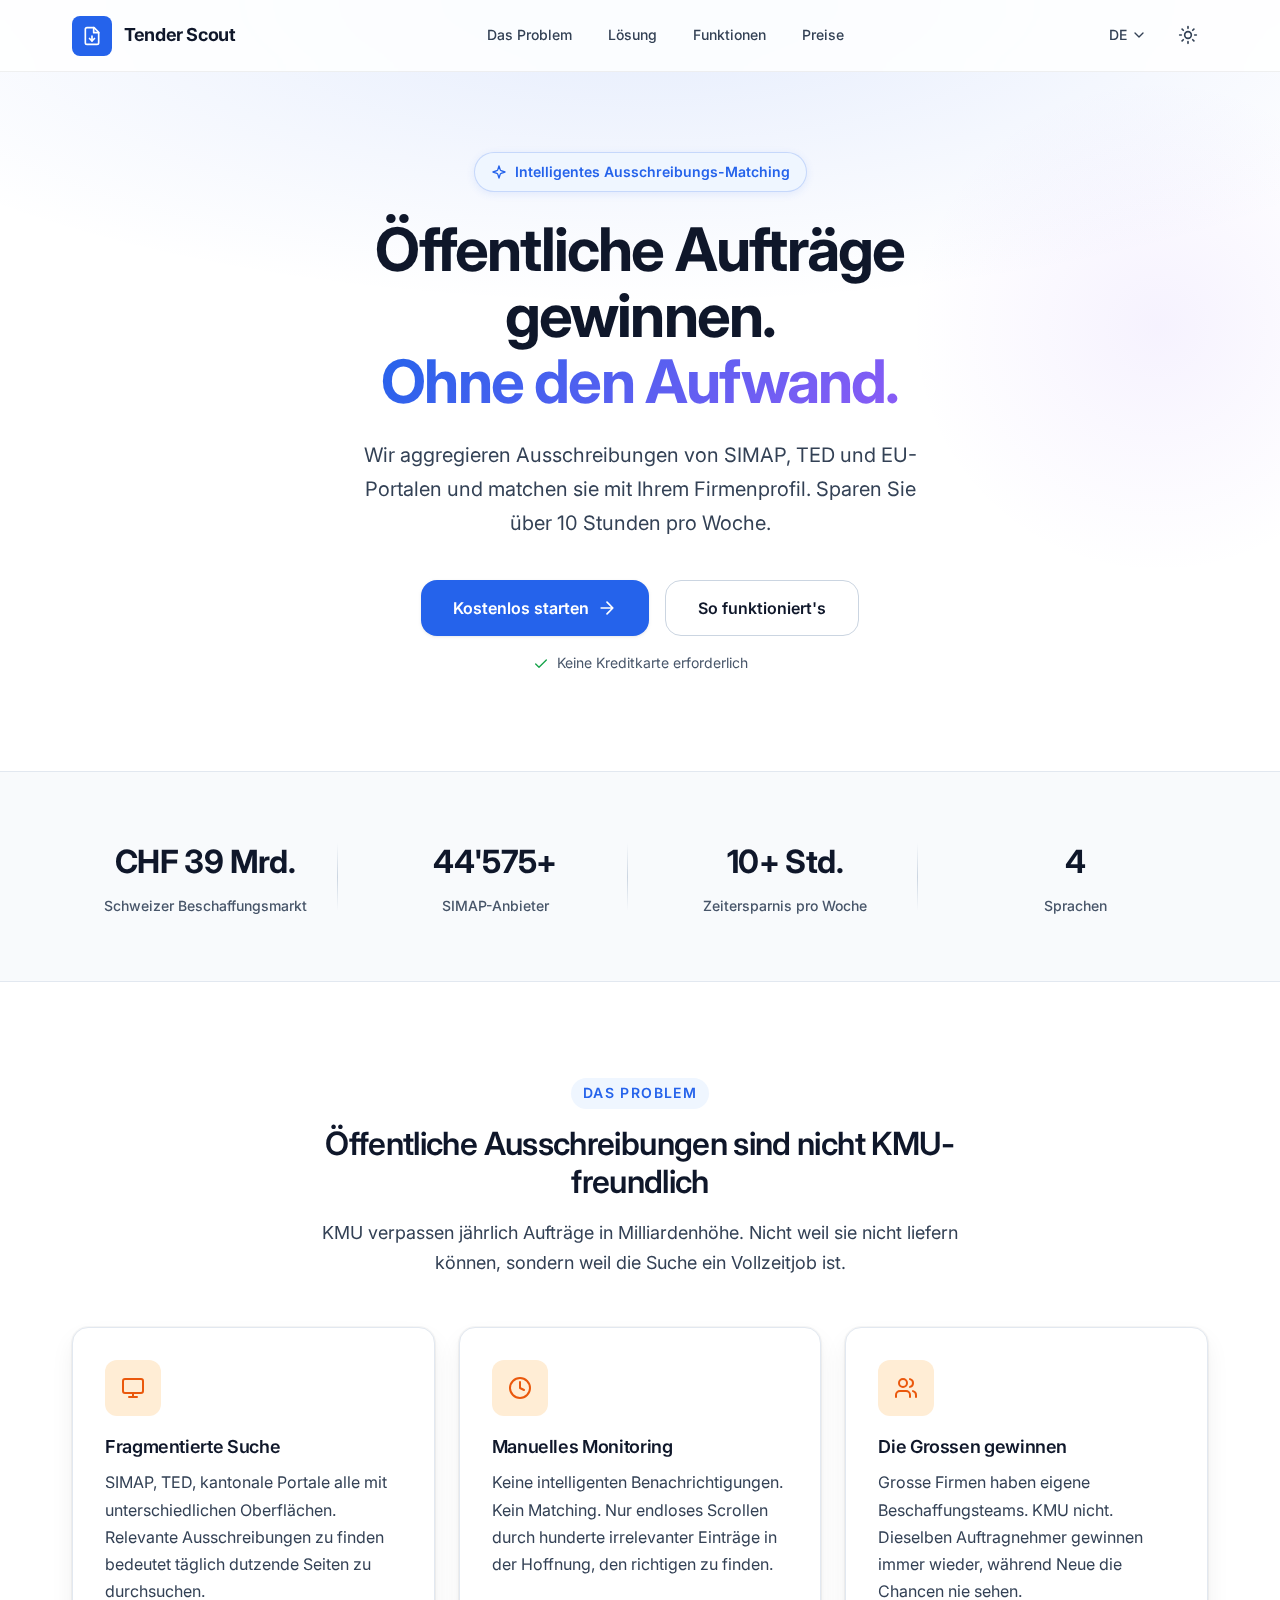
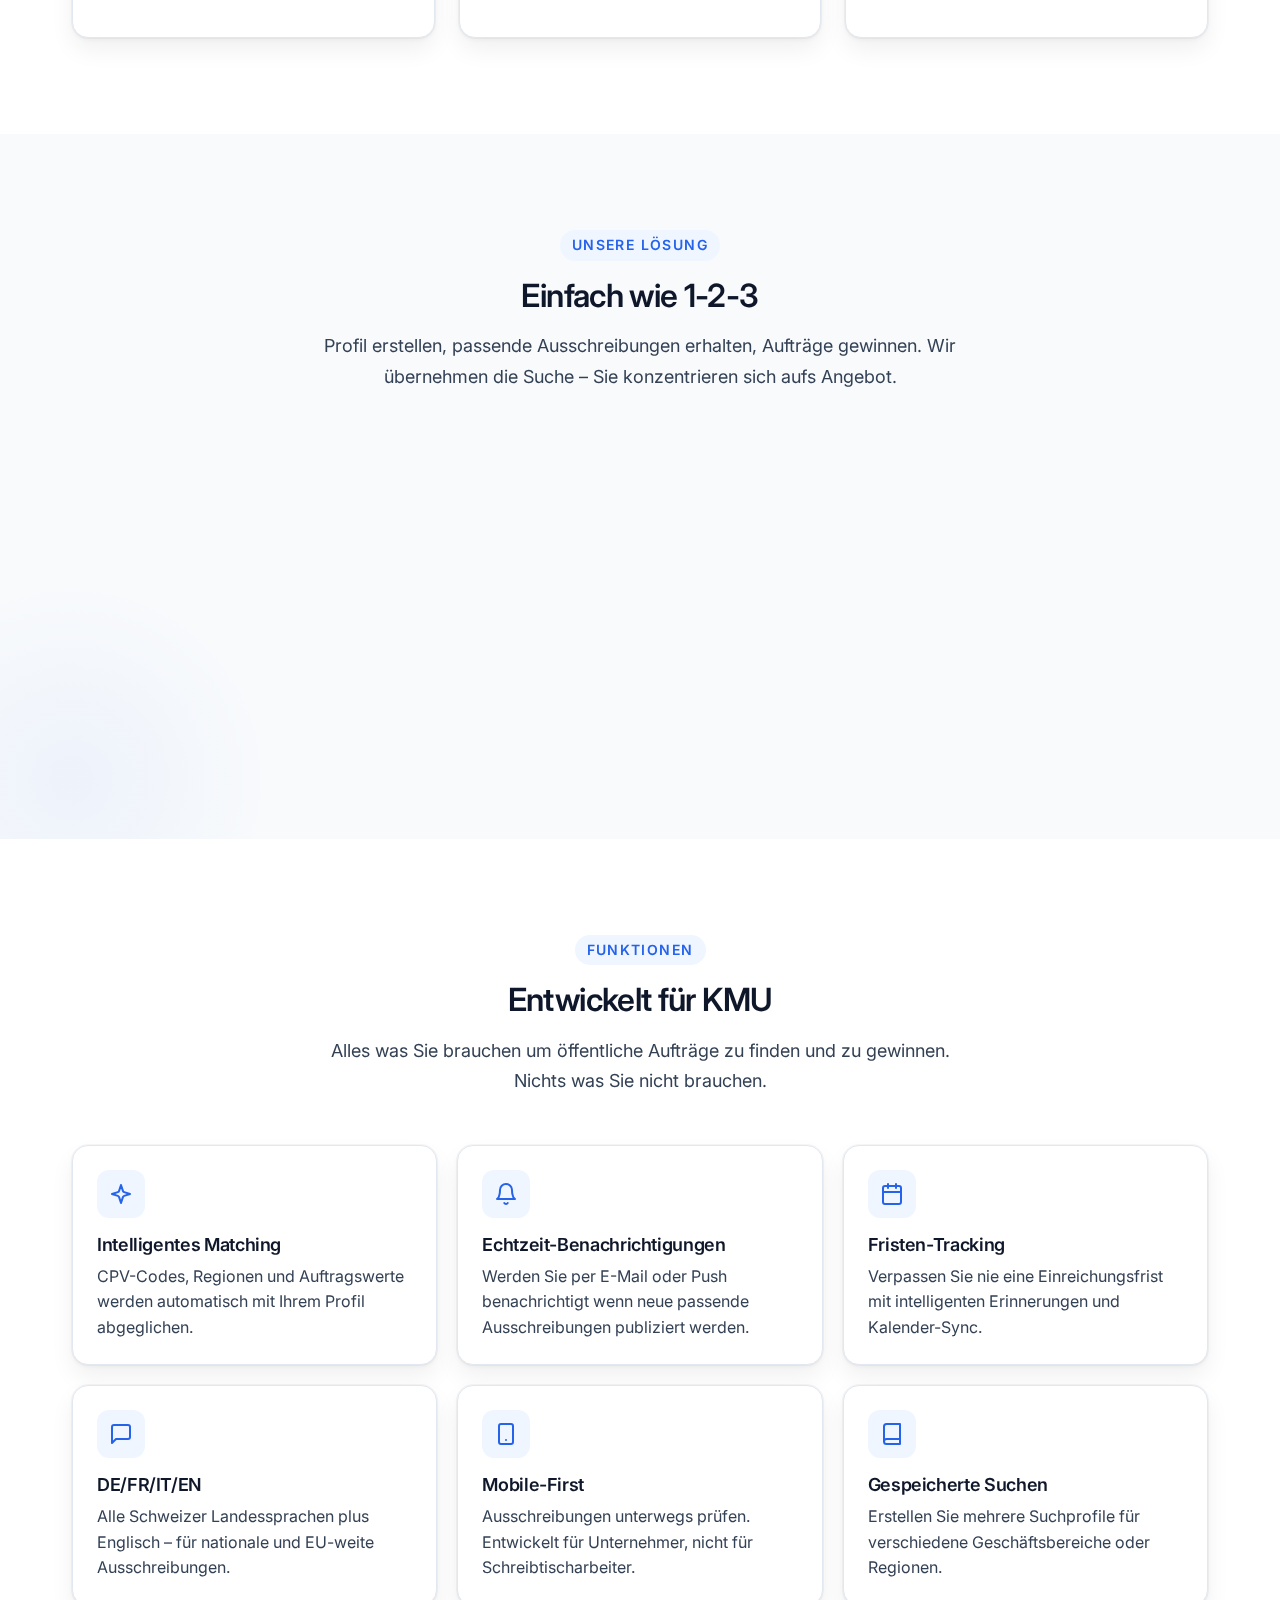
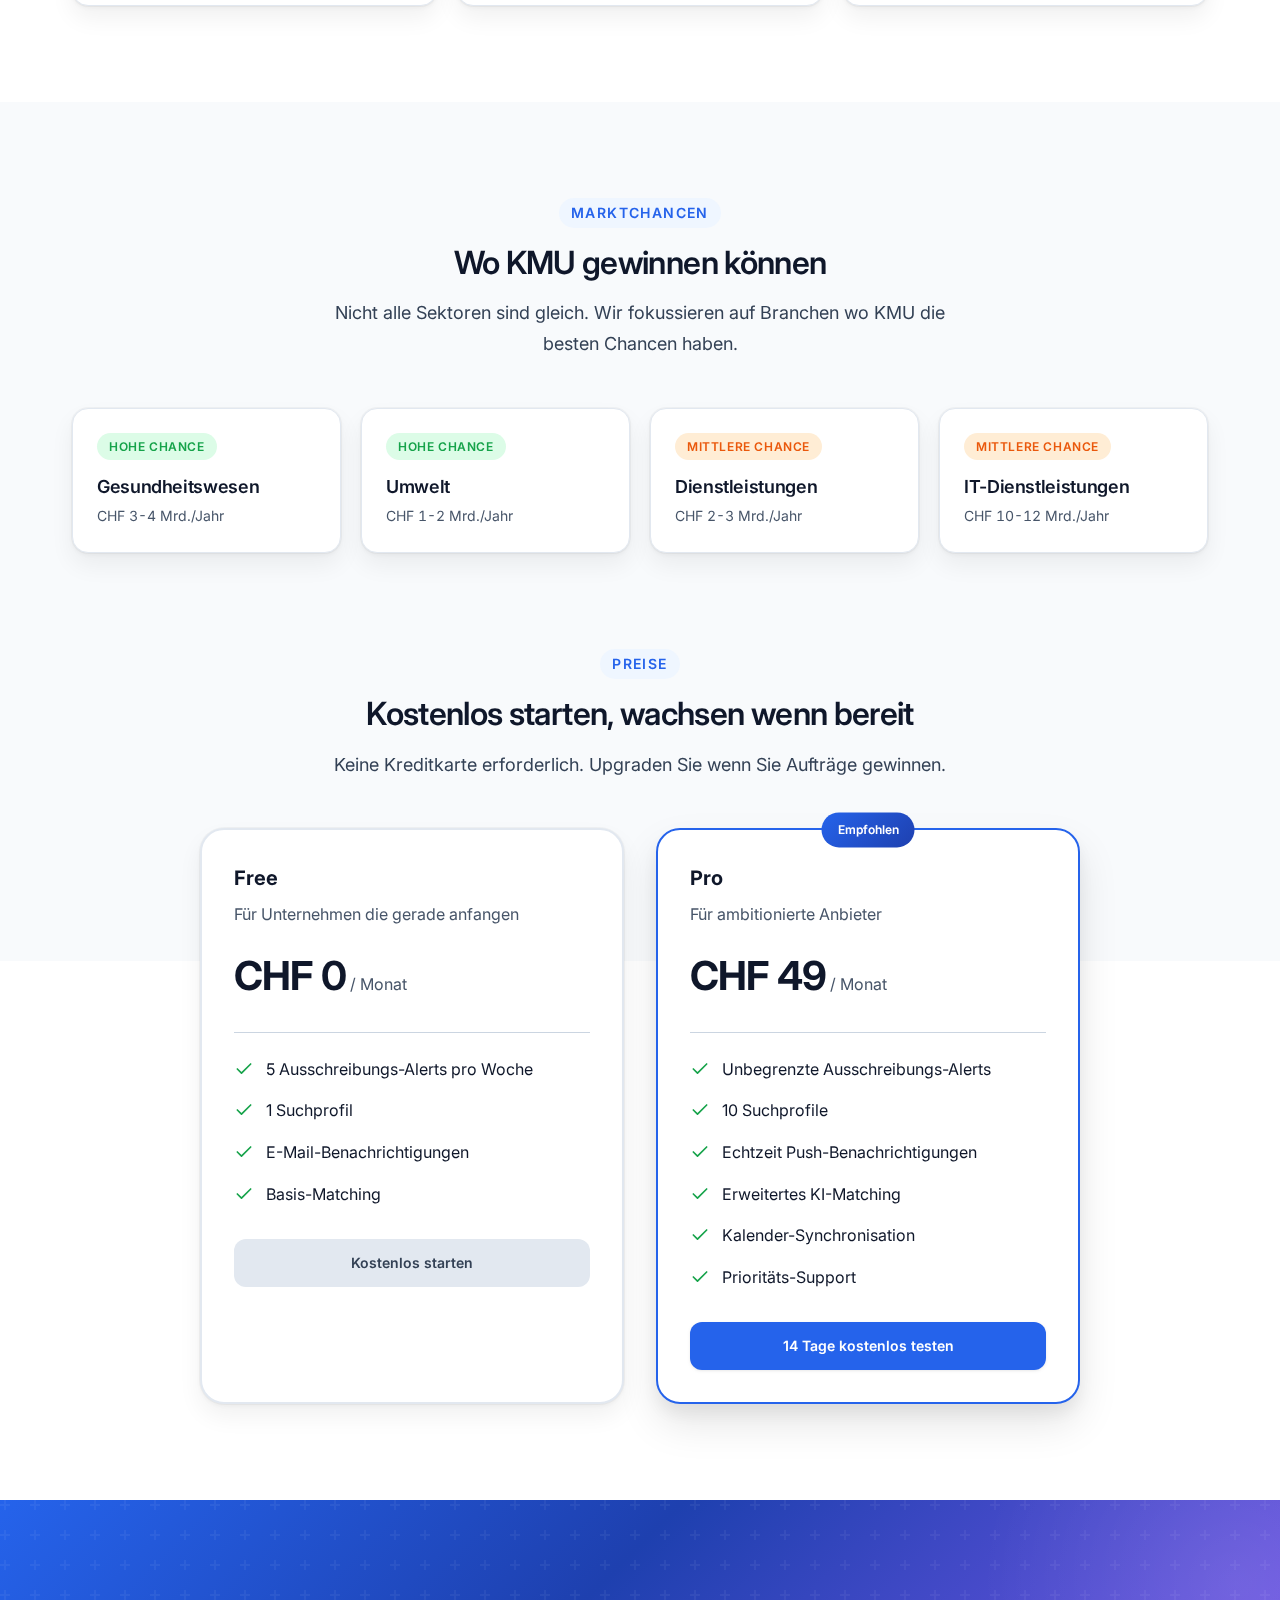
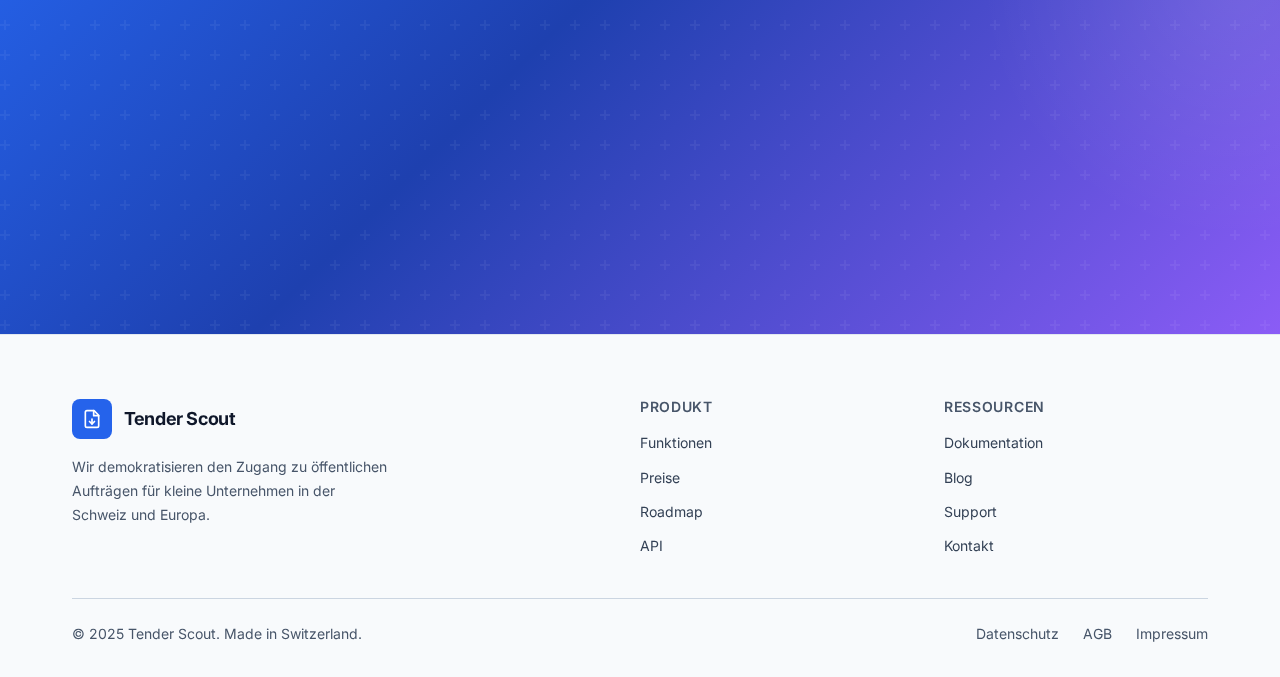
<file: archive_260110/index.html>
<!DOCTYPE html>
<html lang="de-CH">
<head>
  <meta charset="UTF-8">
  <meta name="viewport" content="width=device-width, initial-scale=1.0">
  <meta name="description" content="Intelligentes Ausschreibungs-Matching für Schweizer KMU. Finden Sie öffentliche Aufträge von SIMAP, TED und EU-Portalen, die zu Ihrem Unternehmensprofil passen.">
  <title>Tender Scout – Öffentliche Ausschreibungen für KMU</title>

  <!-- Fonts -->
  <link rel="preconnect" href="https://fonts.googleapis.com">
  <link rel="preconnect" href="https://fonts.gstatic.com" crossorigin>
  <link href="https://fonts.googleapis.com/css2?family=Inter:wght@400;500;600;700&display=swap" rel="stylesheet">

  <!-- Design Tokens -->
  <link rel="stylesheet" href="css/tokens.css">

  <style>
    /* ========== Reset ========== */
    *, *::before, *::after { box-sizing: border-box; }
    * { margin: 0; }
    html { -webkit-text-size-adjust: 100%; scroll-behavior: smooth; }
    body { line-height: var(--leading-normal); -webkit-font-smoothing: antialiased; }
    img, picture, video, canvas, svg { display: block; max-width: 100%; }
    input, button, textarea, select { font: inherit; }
    p, h1, h2, h3, h4, h5, h6 { overflow-wrap: break-word; }
    a { color: inherit; text-decoration: none; }
    button { background: none; border: none; cursor: pointer; }
    ul, ol { list-style: none; padding: 0; }

    /* ========== Base ========== */
    body {
      font-family: var(--font-sans);
      font-size: var(--text-base);
      color: var(--color-text-primary);
      background-color: var(--color-bg-base);
    }

    h1, h2, h3, h4 {
      font-weight: var(--weight-semibold);
      line-height: var(--leading-snug);
      letter-spacing: var(--tracking-tight);
    }

    /* ========== Layout ========== */
    .container {
      width: 100%;
      max-width: var(--container-max);
      margin: 0 auto;
      padding: 0 var(--space-5);
    }

    @media (min-width: 768px) {
      .container { padding: 0 var(--space-8); }
    }

    section {
      padding: var(--space-16) 0;
    }

    @media (min-width: 768px) {
      section { padding: var(--space-20) 0; }
    }

    @media (min-width: 1024px) {
      section { padding: var(--space-24) 0; }
    }

    /* ========== Header ========== */
    .header {
      position: fixed;
      top: 0;
      left: 0;
      right: 0;
      height: var(--header-height);
      background: rgba(255, 255, 255, 0.85);
      backdrop-filter: blur(var(--blur-lg)) saturate(180%);
      -webkit-backdrop-filter: blur(var(--blur-lg)) saturate(180%);
      border-bottom: var(--border-width) solid rgba(0, 0, 0, 0.06);
      z-index: var(--z-dropdown);
      transition: all var(--duration-normal) var(--ease-out);
    }

    [data-theme="dark"] .header {
      background: rgba(10, 15, 26, 0.85);
      border-bottom-color: rgba(255, 255, 255, 0.06);
    }

    .header-inner {
      display: flex;
      align-items: center;
      justify-content: space-between;
      height: 100%;
    }

    .logo {
      display: flex;
      align-items: center;
      gap: var(--space-3);
      font-size: var(--text-lg);
      font-weight: var(--weight-bold);
      letter-spacing: var(--tracking-tight);
    }

    .logo:hover {
      opacity: 0.8;
    }

    .logo-icon {
      width: var(--size-icon-box-sm);
      height: var(--size-icon-box-sm);
      background: var(--color-accent);
      border-radius: var(--radius-md);
      display: flex;
      align-items: center;
      justify-content: center;
      color: var(--color-text-inverse);
    }

    .nav-desktop {
      display: none;
      align-items: center;
      gap: var(--space-1);
    }

    @media (min-width: 768px) {
      .nav-desktop { display: flex; }
    }

    .nav-link {
      padding: var(--space-2) var(--space-4);
      font-size: var(--text-sm);
      font-weight: var(--weight-medium);
      color: var(--color-text-secondary);
      border-radius: var(--radius-md);
      transition: all var(--duration-fast) var(--ease-out);
    }

    .nav-link:hover {
      color: var(--color-text-primary);
      background: var(--color-bg-muted);
    }

    .header-actions {
      display: flex;
      align-items: center;
      gap: var(--space-2);
    }

    .btn-icon {
      width: var(--size-btn-sm);
      height: var(--size-btn-sm);
      display: flex;
      align-items: center;
      justify-content: center;
      border-radius: var(--radius-md);
      color: var(--color-text-secondary);
      transition: all var(--duration-fast) var(--ease-out);
    }

    .btn-icon:hover {
      color: var(--color-text-primary);
      background: var(--color-bg-muted);
    }

    @media (min-width: 768px) {
      .btn-mobile-menu { display: none; }
    }

    /* ========== Language Selector ========== */
    .lang-selector {
      position: relative;
    }

    .lang-btn {
      display: flex;
      align-items: center;
      gap: var(--space-1);
      padding: var(--space-2) var(--space-3);
      font-size: var(--text-sm);
      font-weight: var(--weight-medium);
      color: var(--color-text-secondary);
      background: transparent;
      border: var(--border-width) solid transparent;
      border-radius: var(--radius-md);
      cursor: pointer;
      transition: all var(--duration-fast) var(--ease-out);
    }

    .lang-btn:hover {
      color: var(--color-text-primary);
      background: var(--color-bg-muted);
    }

    .lang-btn svg {
      transition: transform var(--duration-fast) var(--ease-out);
    }

    .lang-selector.is-open .lang-btn svg {
      transform: rotate(180deg);
    }

    .lang-dropdown {
      position: absolute;
      top: calc(100% + var(--space-2));
      right: 0;
      min-width: 140px;
      background: var(--color-bg-base);
      border: var(--border-width) solid var(--color-border);
      border-radius: var(--radius-lg);
      box-shadow: var(--shadow-lg);
      padding: var(--space-2);
      opacity: 0;
      visibility: hidden;
      transform: translateY(-8px);
      transition: all var(--duration-fast) var(--ease-out);
      z-index: var(--z-dropdown);
    }

    .lang-selector.is-open .lang-dropdown {
      opacity: 1;
      visibility: visible;
      transform: translateY(0);
    }

    .lang-option {
      display: flex;
      align-items: center;
      gap: var(--space-3);
      padding: var(--space-2) var(--space-3);
      font-size: var(--text-sm);
      color: var(--color-text-secondary);
      border-radius: var(--radius-md);
      cursor: pointer;
      transition: all var(--duration-fast) var(--ease-out);
    }

    .lang-option:hover {
      background: var(--color-bg-muted);
      color: var(--color-text-primary);
    }

    .lang-option.is-active {
      background: var(--color-accent-subtle);
      color: var(--color-accent);
      font-weight: var(--weight-medium);
    }

    .lang-option span:first-child {
      font-weight: var(--weight-semibold);
      min-width: var(--space-6);
    }

    /* ========== Mobile Menu ========== */
    .mobile-menu {
      position: fixed;
      top: var(--header-height);
      left: 0;
      right: 0;
      bottom: 0;
      background: var(--color-bg-base);
      padding: var(--space-6);
      display: none;
      flex-direction: column;
      gap: var(--space-2);
      z-index: calc(var(--z-dropdown) - 1);
    }

    .mobile-menu.is-open { display: flex; }

    .mobile-menu .nav-link {
      font-size: var(--text-lg);
      padding: var(--space-4);
      border-radius: var(--radius-lg);
    }

    @media (min-width: 768px) {
      .mobile-menu { display: none !important; }
    }

    /* ========== Buttons ========== */
    .btn {
      display: inline-flex;
      align-items: center;
      justify-content: center;
      gap: var(--space-2);
      height: var(--size-btn-md);
      padding: 0 var(--space-6);
      font-size: var(--text-sm);
      font-weight: var(--weight-semibold);
      border-radius: var(--radius-lg);
      transition: all var(--duration-fast) var(--ease-out);
    }

    .btn:focus-visible {
      outline: var(--border-width-2) solid var(--color-accent);
      outline-offset: var(--border-width-2);
    }

    .btn-primary {
      background: var(--color-accent);
      color: var(--color-text-inverse);
      box-shadow: var(--shadow-sm);
    }

    .btn-primary:hover {
      background: var(--color-accent-hover);
      box-shadow: var(--shadow-md);
    }

    .btn-primary:active {
      transform: translateY(1px);
    }

    .btn-secondary {
      background: var(--color-bg-base);
      color: var(--color-text-primary);
      border: var(--border-width) solid var(--color-border);
    }

    .btn-secondary:hover {
      background: var(--color-bg-muted);
    }

    .btn-lg {
      height: var(--size-btn-lg);
      padding: 0 var(--space-8);
      font-size: var(--text-base);
      border-radius: var(--radius-xl);
    }


    .btn-sm {
      height: var(--size-btn-sm);
      padding: 0 var(--space-4);
    }

    /* ========== Hero ========== */
    .hero {
      padding-top: calc(var(--header-height) + var(--space-12));
      padding-bottom: var(--space-16);
      background: var(--color-bg-base);
      position: relative;
      overflow: hidden;
    }

    .hero::before {
      content: "";
      position: absolute;
      top: -40%;
      left: 50%;
      transform: translateX(-50%);
      width: 140%;
      height: 80%;
      background: radial-gradient(ellipse at center, var(--color-accent-glow) 0%, transparent 70%);
      pointer-events: none;
    }

    .hero::after {
      content: "";
      position: absolute;
      top: 10%;
      right: -10%;
      width: 500px;
      height: 500px;
      background: radial-gradient(circle, rgba(139, 92, 246, 0.08) 0%, transparent 70%);
      pointer-events: none;
    }

    @media (min-width: 768px) {
      .hero {
        padding-top: calc(var(--header-height) + var(--space-20));
        padding-bottom: var(--space-24);
      }
    }

    .hero-content {
      text-align: center;
      max-width: var(--content-wide);
      margin: 0 auto;
      position: relative;
      z-index: 1;
    }

    .hero-badge {
      display: inline-flex;
      align-items: center;
      gap: var(--space-2);
      padding: var(--space-2) var(--space-4);
      background: var(--color-accent-subtle);
      color: var(--color-accent);
      font-size: var(--text-sm);
      font-weight: var(--weight-semibold);
      border-radius: var(--radius-full);
      margin-bottom: var(--space-6);
      border: var(--border-width) solid rgba(37, 99, 235, 0.2);
      transition: all var(--duration-normal) var(--ease-out);
      box-shadow: 0 2px 8px rgba(37, 99, 235, 0.1);
    }

    .hero-badge:hover {
      border-color: var(--color-accent);
      box-shadow: var(--shadow-glow-sm);
      transform: translateY(-1px);
    }

    .hero-title {
      font-size: var(--text-3xl);
      font-weight: var(--weight-bold);
      line-height: var(--leading-tight);
      margin-bottom: var(--space-6);
      letter-spacing: var(--tracking-tighter);
    }

    @media (min-width: 768px) {
      .hero-title { font-size: var(--text-5xl); }
    }

    @media (min-width: 1024px) {
      .hero-title { font-size: 3.75rem; }
    }

    .hero-title .accent {
      background: linear-gradient(135deg, var(--color-accent) 0%, var(--color-accent-secondary) 50%, var(--color-accent-tertiary) 100%);
      -webkit-background-clip: text;
      -webkit-text-fill-color: transparent;
      background-clip: text;
      background-size: 200% 200%;
      animation: gradientShift 8s ease infinite;
    }

    @keyframes gradientShift {
      0%, 100% { background-position: 0% 50%; }
      50% { background-position: 100% 50%; }
    }

    .hero-subtitle {
      font-size: var(--text-lg);
      color: var(--color-text-secondary);
      margin-bottom: var(--space-10);
      max-width: var(--content-narrow);
      margin-left: auto;
      margin-right: auto;
      line-height: var(--leading-relaxed);
    }

    @media (min-width: 768px) {
      .hero-subtitle { font-size: var(--text-xl); }
    }

    .hero-actions {
      display: flex;
      flex-direction: column;
      gap: var(--space-4);
      align-items: center;
    }

    @media (min-width: 480px) {
      .hero-actions {
        flex-direction: row;
        justify-content: center;
      }
    }

    .hero-note {
      display: flex;
      align-items: center;
      justify-content: center;
      gap: var(--space-2);
      margin-top: var(--space-4);
      font-size: var(--text-sm);
      color: var(--color-text-muted);
    }

    .hero-note svg {
      color: var(--color-success);
    }

    /* ========== Stats ========== */
    .stats {
      padding: var(--space-12) 0;
      background: var(--color-bg-subtle);
      border-top: var(--border-width) solid var(--color-border-subtle);
      border-bottom: var(--border-width) solid var(--color-border-subtle);
      position: relative;
    }

    .stats-grid {
      display: grid;
      grid-template-columns: repeat(2, 1fr);
      gap: var(--space-8);
    }

    @media (min-width: 768px) {
      .stats-grid {
        grid-template-columns: repeat(4, 1fr);
        gap: var(--space-6);
      }
    }

    .stat {
      text-align: center;
      position: relative;
      padding: var(--space-4) 0;
    }

    @media (min-width: 768px) {
      .stat:not(:last-child)::after {
        content: "";
        position: absolute;
        right: 0;
        top: 50%;
        transform: translateY(-50%);
        width: 1px;
        height: 60%;
        background: linear-gradient(to bottom, transparent, var(--color-border), transparent);
      }
    }

    .stat-value {
      font-size: var(--text-2xl);
      font-weight: var(--weight-bold);
      color: var(--color-text-primary);
      letter-spacing: var(--tracking-tight);
    }

    @media (min-width: 768px) {
      .stat-value { font-size: var(--text-3xl); }
    }

    .stat-label {
      font-size: var(--text-sm);
      color: var(--color-text-muted);
      margin-top: var(--space-2);
      font-weight: var(--weight-medium);
    }

    /* ========== Section Styles ========== */
    .section-header {
      text-align: center;
      max-width: var(--section-header-max);
      margin: 0 auto var(--space-12);
    }

    .section-label {
      display: inline-flex;
      align-items: center;
      gap: var(--space-2);
      font-size: var(--text-sm);
      font-weight: var(--weight-semibold);
      color: var(--color-accent);
      margin-bottom: var(--space-4);
      text-transform: uppercase;
      letter-spacing: var(--tracking-wider);
      padding: var(--space-1) var(--space-3);
      background: var(--color-accent-subtle);
      border-radius: var(--radius-full);
    }

    .section-title {
      font-size: var(--text-2xl);
      margin-bottom: var(--space-4);
    }

    @media (min-width: 768px) {
      .section-title { font-size: var(--text-3xl); }
    }

    .section-desc {
      font-size: var(--text-lg);
      color: var(--color-text-secondary);
      line-height: var(--leading-relaxed);
    }

    /* ========== Problem Section ========== */
    .problem {
      background: var(--color-bg-base);
      position: relative;
    }

    .problem-grid {
      display: grid;
      grid-template-columns: 1fr;
      gap: var(--space-6);
    }

    @media (min-width: 768px) {
      .problem-grid { grid-template-columns: repeat(3, 1fr); }
    }

    .problem-card {
      padding: var(--space-8);
      background: var(--color-bg-base);
      border: var(--border-width) solid var(--color-border-subtle);
      border-radius: var(--radius-xl);
      box-shadow: var(--shadow-card);
      transition: all var(--duration-normal) var(--ease-out);
    }

    .problem-card:hover {
      transform: translateY(-4px);
      box-shadow: var(--shadow-lg);
    }

    .problem-icon {
      width: var(--size-icon-box-lg);
      height: var(--size-icon-box-lg);
      background: var(--color-warning-bg);
      color: var(--color-warning);
      border-radius: var(--radius-lg);
      display: flex;
      align-items: center;
      justify-content: center;
      margin-bottom: var(--space-5);
    }

    .problem-card h3 {
      font-size: var(--text-lg);
      margin-bottom: var(--space-3);
    }

    .problem-card p {
      font-size: var(--text-base);
      color: var(--color-text-secondary);
      line-height: var(--leading-relaxed);
    }

    /* ========== Solution Section ========== */
    .solution {
      background: var(--color-bg-subtle);
      position: relative;
      overflow: hidden;
    }

    .solution::before {
      content: "";
      position: absolute;
      bottom: -20%;
      left: -10%;
      width: 400px;
      height: 400px;
      background: radial-gradient(circle, rgba(37, 99, 235, 0.05) 0%, transparent 70%);
      pointer-events: none;
    }

    .solution-grid {
      display: grid;
      grid-template-columns: 1fr;
      gap: var(--space-8);
      position: relative;
    }

    @media (min-width: 768px) {
      .solution-grid {
        grid-template-columns: repeat(3, 1fr);
        gap: var(--space-6);
      }
    }

    .solution-card {
      padding: var(--space-8);
      background: var(--color-bg-base);
      border: var(--border-width) solid var(--color-border-subtle);
      border-radius: var(--radius-xl);
      text-align: center;
      transition: all var(--duration-normal) var(--ease-out);
      box-shadow: var(--shadow-card);
    }

    .solution-card:hover {
      transform: translateY(-4px);
      box-shadow: var(--shadow-lg);
    }

    /* Override scroll animation transform on hover */
    .stagger-children .solution-card.is-visible:hover {
      transform: translateY(-4px);
      box-shadow: var(--shadow-lg);
      transition: all var(--duration-normal) var(--ease-out);
      transition-delay: 0ms !important;
    }

    .solution-number {
      width: var(--size-icon-box-md);
      height: var(--size-icon-box-md);
      background: var(--color-accent);
      color: var(--color-text-inverse);
      border-radius: var(--radius-full);
      display: flex;
      align-items: center;
      justify-content: center;
      font-size: var(--text-lg);
      font-weight: var(--weight-bold);
      margin: 0 auto var(--space-5);
    }

    .solution-card h3 {
      font-size: var(--text-xl);
      margin-bottom: var(--space-3);
    }

    .solution-card p {
      font-size: var(--text-base);
      color: var(--color-text-secondary);
      line-height: var(--leading-relaxed);
    }

    /* ========== Features Section ========== */
    .features {
      background: var(--color-bg-base);
      position: relative;
    }

    .features-grid {
      display: grid;
      grid-template-columns: 1fr;
      gap: var(--space-5);
    }

    @media (min-width: 640px) {
      .features-grid { grid-template-columns: repeat(2, 1fr); }
    }

    @media (min-width: 1024px) {
      .features-grid { grid-template-columns: repeat(3, 1fr); }
    }

    .feature-card {
      padding: var(--space-6);
      background: var(--color-bg-base);
      border: var(--border-width) solid var(--color-border-subtle);
      border-radius: var(--radius-xl);
      transition: all var(--duration-normal) var(--ease-out);
      box-shadow: var(--shadow-card);
    }

    .feature-card:hover {
      transform: translateY(-4px);
      box-shadow: var(--shadow-lg);
    }

    .feature-icon {
      width: var(--size-icon-box-md);
      height: var(--size-icon-box-md);
      background: var(--color-accent-subtle);
      color: var(--color-accent);
      border-radius: var(--radius-lg);
      display: flex;
      align-items: center;
      justify-content: center;
      margin-bottom: var(--space-4);
    }

    .feature-card h3 {
      font-size: var(--text-lg);
      margin-bottom: var(--space-2);
    }

    .feature-card p {
      font-size: var(--text-base);
      color: var(--color-text-secondary);
      line-height: var(--leading-normal);
    }

    /* ========== Market Section ========== */
    .market {
      background: var(--color-bg-subtle);
      position: relative;
    }

    .market-grid {
      display: grid;
      grid-template-columns: 1fr;
      gap: var(--space-5);
    }

    @media (min-width: 640px) {
      .market-grid { grid-template-columns: repeat(2, 1fr); }
    }

    @media (min-width: 1024px) {
      .market-grid { grid-template-columns: repeat(4, 1fr); }
    }

    .market-card {
      padding: var(--space-6);
      background: var(--color-bg-base);
      border: var(--border-width) solid var(--color-border-subtle);
      border-radius: var(--radius-xl);
      transition: all var(--duration-normal) var(--ease-out);
      box-shadow: var(--shadow-card);
    }

    .market-card:hover {
      transform: translateY(-4px);
      box-shadow: var(--shadow-lg);
    }

    .market-badge {
      display: inline-block;
      padding: var(--space-1) var(--space-3);
      font-size: var(--text-xs);
      font-weight: var(--weight-semibold);
      text-transform: uppercase;
      letter-spacing: var(--tracking-wide);
      border-radius: var(--radius-full);
      margin-bottom: var(--space-4);
    }

    .market-badge.high {
      background: var(--color-success-bg);
      color: var(--color-success);
    }

    .market-badge.medium {
      background: var(--color-warning-bg);
      color: var(--color-warning);
    }

    .market-card h3 {
      font-size: var(--text-lg);
      margin-bottom: var(--space-2);
    }

    .market-volume {
      font-size: var(--text-sm);
      color: var(--color-text-muted);
      font-variant-numeric: tabular-nums;
    }

    /* ========== Pricing Section ========== */
    .pricing {
      background: linear-gradient(to bottom, var(--color-bg-subtle) 0%, var(--color-bg-subtle) 40%, var(--color-bg-base) 40%);
      position: relative;
      margin-top: calc(-1 * var(--space-8));
      padding-top: var(--space-8);
    }

    @media (min-width: 768px) {
      .pricing {
        margin-top: calc(-1 * var(--space-12));
        padding-top: var(--space-12);
      }
    }

    .pricing-grid {
      display: grid;
      grid-template-columns: 1fr;
      gap: var(--space-8);
      max-width: var(--pricing-max);
      margin: 0 auto;
    }

    @media (min-width: 768px) {
      .pricing-grid { grid-template-columns: repeat(2, 1fr); }
    }

    .pricing-card {
      padding: var(--space-8);
      background: var(--color-bg-base);
      border: var(--border-width-2) solid var(--color-border-subtle);
      border-radius: var(--radius-2xl);
      transition: all var(--duration-normal) var(--ease-out);
      cursor: pointer;
      position: relative;
      box-shadow: var(--shadow-card);
    }

    .pricing-card:hover {
      transform: translateY(-4px);
      box-shadow: var(--shadow-lg);
    }

    .pricing-card.is-selected {
      border-color: var(--color-accent);
      box-shadow: var(--shadow-lg);
    }

    .pricing-card.is-selected:hover {
      transform: translateY(-4px);
      box-shadow: var(--shadow-xl);
    }

    .pricing-badge {
      position: absolute;
      top: 0;
      left: 50%;
      transform: translate(-50%, -50%);
      padding: var(--space-2) var(--space-4);
      background: linear-gradient(135deg, var(--color-accent) 0%, var(--color-accent-dark) 100%);
      color: var(--color-text-inverse);
      font-size: var(--text-xs);
      font-weight: var(--weight-semibold);
      border-radius: var(--radius-full);
      white-space: nowrap;
      opacity: 0;
      visibility: hidden;
      transition: all var(--duration-fast) var(--ease-out);
    }

    .pricing-card.is-selected .pricing-badge {
      opacity: 1;
      visibility: visible;
    }

    .pricing-card .btn {
      width: 100%;
      position: relative;
      z-index: 1;
    }

    .pricing-card:not(.is-selected) .btn-primary {
      background: var(--color-bg-muted);
      color: var(--color-text-secondary);
      box-shadow: none;
    }

    .pricing-card:not(.is-selected):hover .btn-primary {
      background: var(--color-bg-muted);
      color: var(--color-text-primary);
    }

    .pricing-header {
      margin-bottom: var(--space-6);
      padding-bottom: var(--space-6);
      border-bottom: var(--border-width) solid var(--color-border);
    }

    .pricing-name {
      font-size: var(--text-xl);
      font-weight: var(--weight-bold);
      margin-bottom: var(--space-2);
    }

    .pricing-desc {
      font-size: var(--text-base);
      color: var(--color-text-muted);
    }

    .pricing-price {
      display: flex;
      align-items: baseline;
      gap: var(--space-1);
      margin-top: var(--space-4);
    }

    .pricing-amount {
      font-size: var(--text-4xl);
      font-weight: var(--weight-bold);
      letter-spacing: var(--tracking-tight);
    }

    .pricing-period {
      font-size: var(--text-base);
      color: var(--color-text-muted);
    }

    .pricing-features {
      display: flex;
      flex-direction: column;
      gap: var(--space-4);
      margin-bottom: var(--space-8);
    }

    .pricing-feature {
      display: flex;
      align-items: flex-start;
      gap: var(--space-3);
      font-size: var(--text-base);
    }

    .pricing-feature svg {
      color: var(--color-success);
      flex-shrink: 0;
      margin-top: var(--border-width-2);
    }

    /* ========== CTA Section ========== */
    .cta {
      background: linear-gradient(135deg, var(--color-accent) 0%, var(--color-accent-dark) 40%, var(--color-accent-secondary) 100%);
      color: var(--color-text-inverse);
      position: relative;
      overflow: hidden;
    }

    .cta::before {
      content: "";
      position: absolute;
      inset: 0;
      background: url("data:image/svg+xml,%3Csvg width='60' height='60' viewBox='0 0 60 60' xmlns='http://www.w3.org/2000/svg'%3E%3Cg fill='none' fill-rule='evenodd'%3E%3Cg fill='%23ffffff' fill-opacity='0.05'%3E%3Cpath d='M36 34v-4h-2v4h-4v2h4v4h2v-4h4v-2h-4zm0-30V0h-2v4h-4v2h4v4h2V6h4V4h-4zM6 34v-4H4v4H0v2h4v4h2v-4h4v-2H6zM6 4V0H4v4H0v2h4v4h2V6h4V4H6z'/%3E%3C/g%3E%3C/g%3E%3C/svg%3E");
    }

    .cta::after {
      content: "";
      position: absolute;
      top: -50%;
      right: -20%;
      width: 600px;
      height: 600px;
      background: radial-gradient(circle, rgba(255,255,255,0.1) 0%, transparent 60%);
      pointer-events: none;
    }

    .cta-content {
      position: relative;
      text-align: center;
      max-width: var(--cta-content-max);
      margin: 0 auto;
      z-index: 1;
    }

    .cta h2 {
      font-size: var(--text-2xl);
      color: var(--color-text-inverse);
      margin-bottom: var(--space-4);
    }

    @media (min-width: 768px) {
      .cta h2 { font-size: var(--text-3xl); }
    }

    .cta p {
      font-size: var(--text-lg);
      line-height: var(--leading-relaxed);
      opacity: var(--opacity-muted);
      margin-bottom: var(--space-8);
    }

    .cta .btn {
      background: var(--color-bg-base);
      color: var(--color-accent);
      font-weight: var(--weight-semibold);
    }

    .cta .btn:hover {
      background: var(--color-bg-muted);
    }

    /* ========== Footer ========== */
    .footer {
      background: var(--color-bg-subtle);
      border-top: var(--border-width) solid var(--color-border-subtle);
      padding: var(--space-16) 0 var(--space-8);
    }

    .footer-grid {
      display: grid;
      grid-template-columns: 1fr;
      gap: var(--space-10);
    }

    @media (min-width: 640px) {
      .footer-grid { grid-template-columns: 2fr 1fr 1fr; }
    }

    .footer-brand {
      max-width: var(--footer-brand-max);
    }

    .footer-brand .logo {
      margin-bottom: var(--space-4);
    }

    .footer-brand p {
      font-size: var(--text-sm);
      color: var(--color-text-muted);
      line-height: var(--leading-relaxed);
    }

    .footer-section h4 {
      font-size: var(--text-sm);
      font-weight: var(--weight-semibold);
      margin-bottom: var(--space-4);
      text-transform: uppercase;
      letter-spacing: var(--tracking-wide);
      color: var(--color-text-muted);
    }

    .footer-links {
      display: flex;
      flex-direction: column;
      gap: var(--space-3);
    }

    .footer-links a {
      font-size: var(--text-sm);
      color: var(--color-text-secondary);
      transition: color var(--duration-fast) var(--ease-out);
    }

    .footer-links a:hover {
      color: var(--color-accent);
    }

    .footer-bottom {
      margin-top: var(--space-10);
      padding-top: var(--space-6);
      border-top: var(--border-width) solid var(--color-border);
      display: flex;
      flex-direction: column;
      gap: var(--space-4);
      align-items: center;
    }

    @media (min-width: 640px) {
      .footer-bottom {
        flex-direction: row;
        justify-content: space-between;
      }
    }

    .footer-copy {
      font-size: var(--text-sm);
      color: var(--color-text-muted);
    }

    .footer-legal {
      display: flex;
      gap: var(--space-6);
    }

    .footer-legal a {
      font-size: var(--text-sm);
      color: var(--color-text-muted);
      transition: color var(--duration-fast) var(--ease-out);
    }

    .footer-legal a:hover {
      color: var(--color-text-primary);
    }

    /* ========== Animations ========== */
    @keyframes fadeInUp {
      from {
        opacity: 0;
        transform: translateY(24px);
      }
      to {
        opacity: 1;
        transform: translateY(0);
      }
    }

    @keyframes fadeIn {
      from { opacity: 0; }
      to { opacity: 1; }
    }

    /* Hero entrance animations */
    .hero-badge {
      animation: fadeInUp var(--duration-entrance) var(--ease-out) both;
      animation-delay: 100ms;
    }

    .hero-title {
      animation: fadeInUp var(--duration-entrance) var(--ease-out) both;
      animation-delay: 250ms;
    }

    .hero-subtitle {
      animation: fadeInUp var(--duration-entrance) var(--ease-out) both;
      animation-delay: 400ms;
    }

    .hero-actions {
      animation: fadeInUp var(--duration-entrance) var(--ease-out) both;
      animation-delay: 550ms;
    }

    .hero-note {
      animation: fadeIn var(--duration-entrance) var(--ease-out) both;
      animation-delay: 750ms;
    }

    /* Scroll-triggered animations */
    .animate-on-scroll {
      opacity: 0;
      transform: translateY(20px);
      transition: opacity var(--duration-entrance) var(--ease-out),
                  transform var(--duration-entrance) var(--ease-out);
    }

    .animate-on-scroll.is-visible {
      opacity: 1;
      transform: translateY(0);
    }

    /* Staggered children animation */
    .stagger-children .animate-on-scroll:nth-child(1) { transition-delay: 0ms; }
    .stagger-children .animate-on-scroll:nth-child(2) { transition-delay: 300ms; }
    .stagger-children .animate-on-scroll:nth-child(3) { transition-delay: 600ms; }

    /* Slower animation for CTA section */
    .cta .animate-on-scroll {
      transition: opacity 1200ms var(--ease-out),
                  transform 1200ms var(--ease-out);
    }

    /* ========== Utilities ========== */
    .sr-only {
      position: absolute;
      width: 1px;
      height: 1px;
      padding: 0;
      margin: -1px;
      overflow: hidden;
      clip: rect(0, 0, 0, 0);
      white-space: nowrap;
      border: 0;
    }

    @media (prefers-reduced-motion: reduce) {
      *, *::before, *::after {
        animation-duration: 0.01ms !important;
        transition-duration: 0.01ms !important;
      }
    }
  </style>
</head>
<body>
  <!-- Header -->
  <header class="header">
    <div class="container header-inner">
      <a href="#" class="logo">
        <span class="logo-icon">
          <svg width="20" height="20" viewBox="0 0 24 24" fill="none" stroke="currentColor" stroke-width="2" stroke-linecap="round" stroke-linejoin="round">
            <path d="M14.5 2H6a2 2 0 0 0-2 2v16a2 2 0 0 0 2 2h12a2 2 0 0 0 2-2V7.5L14.5 2z"/>
            <polyline points="14,2 14,8 20,8"/>
            <path d="m9 15 3 3 3-3"/>
            <path d="M12 12v6"/>
          </svg>
        </span>
        Tender Scout
      </a>

      <nav class="nav-desktop">
        <a href="#problem" class="nav-link">Das Problem</a>
        <a href="#solution" class="nav-link">Lösung</a>
        <a href="#features" class="nav-link">Funktionen</a>
        <a href="#pricing" class="nav-link">Preise</a>
      </nav>

      <div class="header-actions">
        <div class="lang-selector" id="lang-selector">
          <button class="lang-btn" aria-label="Sprache wählen">
            <span id="current-lang">DE</span>
            <svg width="16" height="16" viewBox="0 0 24 24" fill="none" stroke="currentColor" stroke-width="2" stroke-linecap="round" stroke-linejoin="round">
              <path d="m6 9 6 6 6-6"/>
            </svg>
          </button>
          <div class="lang-dropdown">
            <div class="lang-option is-active" data-lang="de">
              <span>DE</span>
              <span>Deutsch</span>
            </div>
            <div class="lang-option" data-lang="fr">
              <span>FR</span>
              <span>Français</span>
            </div>
            <div class="lang-option" data-lang="it">
              <span>IT</span>
              <span>Italiano</span>
            </div>
            <div class="lang-option" data-lang="en">
              <span>EN</span>
              <span>English</span>
            </div>
          </div>
        </div>
        <button class="btn-icon" id="theme-toggle" aria-label="Farbschema wechseln">
          <svg class="icon-sun" width="20" height="20" viewBox="0 0 24 24" fill="none" stroke="currentColor" stroke-width="2" stroke-linecap="round" stroke-linejoin="round">
            <circle cx="12" cy="12" r="4"/>
            <path d="M12 2v2M12 20v2M4.93 4.93l1.41 1.41M17.66 17.66l1.41 1.41M2 12h2M20 12h2M6.34 17.66l-1.41 1.41M19.07 4.93l-1.41 1.41"/>
          </svg>
          <svg class="icon-moon" width="20" height="20" viewBox="0 0 24 24" fill="none" stroke="currentColor" stroke-width="2" stroke-linecap="round" stroke-linejoin="round" style="display:none;">
            <path d="M12 3a6 6 0 0 0 9 9 9 9 0 1 1-9-9Z"/>
          </svg>
        </button>
        <a href="#pricing" class="btn btn-primary btn-sm" style="display: none;">
          Jetzt starten
        </a>
        <button class="btn-icon btn-mobile-menu" id="mobile-menu-toggle" aria-label="Menü öffnen">
          <svg width="24" height="24" viewBox="0 0 24 24" fill="none" stroke="currentColor" stroke-width="2" stroke-linecap="round" stroke-linejoin="round">
            <line x1="3" y1="6" x2="21" y2="6"/>
            <line x1="3" y1="12" x2="21" y2="12"/>
            <line x1="3" y1="18" x2="21" y2="18"/>
          </svg>
        </button>
      </div>
    </div>
  </header>

  <!-- Mobile Menu -->
  <nav class="mobile-menu" id="mobile-menu">
    <a href="#problem" class="nav-link">Das Problem</a>
    <a href="#solution" class="nav-link">Lösung</a>
    <a href="#features" class="nav-link">Funktionen</a>
    <a href="#pricing" class="nav-link">Preise</a>
  </nav>

  <main>
    <!-- Hero -->
    <section class="hero">
      <div class="container">
        <div class="hero-content">
          <span class="hero-badge">
            <svg width="16" height="16" viewBox="0 0 24 24" fill="none" stroke="currentColor" stroke-width="2" stroke-linecap="round" stroke-linejoin="round">
              <path d="m12 3-1.912 5.813a2 2 0 0 1-1.275 1.275L3 12l5.813 1.912a2 2 0 0 1 1.275 1.275L12 21l1.912-5.813a2 2 0 0 1 1.275-1.275L21 12l-5.813-1.912a2 2 0 0 1-1.275-1.275L12 3Z"/>
            </svg>
            Intelligentes Ausschreibungs-Matching
          </span>
          <h1 class="hero-title">
            Öffentliche Aufträge gewinnen.<br>
            <span class="accent">Ohne den Aufwand.</span>
          </h1>
          <p class="hero-subtitle">
            Wir aggregieren Ausschreibungen von SIMAP, TED und EU-Portalen und matchen sie mit Ihrem Firmenprofil. Sparen Sie über 10 Stunden pro Woche.
          </p>
          <div class="hero-actions">
            <a href="app.html" class="btn btn-primary btn-lg">
              Kostenlos starten
              <svg width="20" height="20" viewBox="0 0 24 24" fill="none" stroke="currentColor" stroke-width="2" stroke-linecap="round" stroke-linejoin="round">
                <path d="M5 12h14M12 5l7 7-7 7"/>
              </svg>
            </a>
            <a href="#solution" class="btn btn-secondary btn-lg">So funktioniert's</a>
          </div>
          <p class="hero-note">
            <svg width="16" height="16" viewBox="0 0 24 24" fill="none" stroke="currentColor" stroke-width="2" stroke-linecap="round" stroke-linejoin="round">
              <polyline points="20,6 9,17 4,12"/>
            </svg>
            Keine Kreditkarte erforderlich
          </p>
        </div>
      </div>
    </section>

    <!-- Stats -->
    <section class="stats">
      <div class="container">
        <div class="stats-grid">
          <div class="stat">
            <div class="stat-value" data-count="40" data-prefix="CHF " data-suffix=" Mrd.">CHF 0 Mrd.</div>
            <div class="stat-label">Schweizer Beschaffungsmarkt</div>
          </div>
          <div class="stat">
            <div class="stat-value" data-count="50000" data-suffix="+" data-format="swiss">0+</div>
            <div class="stat-label">SIMAP-Anbieter</div>
          </div>
          <div class="stat">
            <div class="stat-value" data-count="10" data-suffix="+ Std.">0+ Std.</div>
            <div class="stat-label">Zeitersparnis pro Woche</div>
          </div>
          <div class="stat">
            <div class="stat-value" data-count="4">0</div>
            <div class="stat-label">Sprachen</div>
          </div>
        </div>
      </div>
    </section>

    <!-- Problem -->
    <section class="problem" id="problem">
      <div class="container">
        <div class="section-header">
          <span class="section-label">Das Problem</span>
          <h2 class="section-title">Öffentliche Ausschreibungen sind nicht KMU-freundlich</h2>
          <p class="section-desc">
            KMU verpassen jährlich Aufträge in Milliardenhöhe. Nicht weil sie nicht liefern können, sondern weil die Suche ein Vollzeitjob ist.
          </p>
        </div>

        <div class="problem-grid">
          <div class="problem-card">
            <div class="problem-icon">
              <svg width="24" height="24" viewBox="0 0 24 24" fill="none" stroke="currentColor" stroke-width="2" stroke-linecap="round" stroke-linejoin="round">
                <rect x="2" y="3" width="20" height="14" rx="2" ry="2"/>
                <line x1="8" y1="21" x2="16" y2="21"/>
                <line x1="12" y1="17" x2="12" y2="21"/>
              </svg>
            </div>
            <h3>Fragmentierte Suche</h3>
            <p>SIMAP, TED, kantonale Portale alle mit unterschiedlichen Oberflächen. Relevante Ausschreibungen zu finden bedeutet täglich dutzende Seiten zu durchsuchen.</p>
          </div>

          <div class="problem-card">
            <div class="problem-icon">
              <svg width="24" height="24" viewBox="0 0 24 24" fill="none" stroke="currentColor" stroke-width="2" stroke-linecap="round" stroke-linejoin="round">
                <circle cx="12" cy="12" r="10"/>
                <polyline points="12,6 12,12 16,14"/>
              </svg>
            </div>
            <h3>Manuelles Monitoring</h3>
            <p>Keine intelligenten Benachrichtigungen. Kein Matching. Nur endloses Scrollen durch hunderte irrelevanter Einträge in der Hoffnung, den richtigen zu finden.</p>
          </div>

          <div class="problem-card">
            <div class="problem-icon">
              <svg width="24" height="24" viewBox="0 0 24 24" fill="none" stroke="currentColor" stroke-width="2" stroke-linecap="round" stroke-linejoin="round">
                <path d="M16 21v-2a4 4 0 0 0-4-4H6a4 4 0 0 0-4 4v2"/>
                <circle cx="9" cy="7" r="4"/>
                <path d="M22 21v-2a4 4 0 0 0-3-3.87"/>
                <path d="M16 3.13a4 4 0 0 1 0 7.75"/>
              </svg>
            </div>
            <h3>Die Grossen gewinnen</h3>
            <p>Grosse Firmen haben eigene Beschaffungsteams. KMU nicht. Dieselben Auftragnehmer gewinnen immer wieder, während Neue die Chancen nie sehen.</p>
          </div>
        </div>
      </div>
    </section>

    <!-- Solution -->
    <section class="solution" id="solution">
      <div class="container">
        <div class="section-header">
          <span class="section-label">Unsere Lösung</span>
          <h2 class="section-title">Einfach wie 1-2-3</h2>
          <p class="section-desc">
            Profil erstellen, passende Ausschreibungen erhalten, Aufträge gewinnen. Wir übernehmen die Suche – Sie konzentrieren sich aufs Angebot.
          </p>
        </div>

        <div class="solution-grid stagger-children">
          <div class="solution-card animate-on-scroll">
            <div class="solution-number">1</div>
            <h3>Profil erstellen</h3>
            <p>Erzählen Sie uns von Ihrem Unternehmen: CPV-Codes, Regionen die Sie bedienen, Auftragsvolumen das Sie stemmen können. Dauert 5 Minuten.</p>
          </div>

          <div class="solution-card animate-on-scroll">
            <div class="solution-number">2</div>
            <h3>Passende Ausschreibungen erhalten</h3>
            <p>Unsere Algorithmen durchsuchen täglich SIMAP, TED und EU-Portale. Sie werden nur über Möglichkeiten informiert, die zu Ihrem Profil passen.</p>
          </div>

          <div class="solution-card animate-on-scroll">
            <div class="solution-number">3</div>
            <h3>Aufträge gewinnen</h3>
            <p>Matches prüfen, Fristen verfolgen und Angebote mit Zuversicht einreichen. Ihr erster Auftrag könnte nur eine Suche entfernt sein.</p>
          </div>
        </div>
      </div>
    </section>

    <!-- Features -->
    <section class="features" id="features">
      <div class="container">
        <div class="section-header">
          <span class="section-label">Funktionen</span>
          <h2 class="section-title">Entwickelt für KMU</h2>
          <p class="section-desc">
            Alles was Sie brauchen um öffentliche Aufträge zu finden und zu gewinnen. Nichts was Sie nicht brauchen.
          </p>
        </div>

        <div class="features-grid">
          <div class="feature-card">
            <div class="feature-icon">
              <svg width="24" height="24" viewBox="0 0 24 24" fill="none" stroke="currentColor" stroke-width="2" stroke-linecap="round" stroke-linejoin="round">
                <path d="m12 3-1.912 5.813a2 2 0 0 1-1.275 1.275L3 12l5.813 1.912a2 2 0 0 1 1.275 1.275L12 21l1.912-5.813a2 2 0 0 1 1.275-1.275L21 12l-5.813-1.912a2 2 0 0 1-1.275-1.275L12 3Z"/>
              </svg>
            </div>
            <h3>Intelligentes Matching</h3>
            <p>CPV-Codes, Regionen und Auftragswerte werden automatisch mit Ihrem Profil abgeglichen.</p>
          </div>

          <div class="feature-card">
            <div class="feature-icon">
              <svg width="24" height="24" viewBox="0 0 24 24" fill="none" stroke="currentColor" stroke-width="2" stroke-linecap="round" stroke-linejoin="round">
                <path d="M18 8A6 6 0 0 0 6 8c0 7-3 9-3 9h18s-3-2-3-9"/>
                <path d="M13.73 21a2 2 0 0 1-3.46 0"/>
              </svg>
            </div>
            <h3>Echtzeit-Benachrichtigungen</h3>
            <p>Werden Sie per E-Mail oder Push benachrichtigt wenn neue passende Ausschreibungen publiziert werden.</p>
          </div>

          <div class="feature-card">
            <div class="feature-icon">
              <svg width="24" height="24" viewBox="0 0 24 24" fill="none" stroke="currentColor" stroke-width="2" stroke-linecap="round" stroke-linejoin="round">
                <rect x="3" y="4" width="18" height="18" rx="2" ry="2"/>
                <line x1="16" y1="2" x2="16" y2="6"/>
                <line x1="8" y1="2" x2="8" y2="6"/>
                <line x1="3" y1="10" x2="21" y2="10"/>
              </svg>
            </div>
            <h3>Fristen-Tracking</h3>
            <p>Verpassen Sie nie eine Einreichungsfrist mit intelligenten Erinnerungen und Kalender-Sync.</p>
          </div>

          <div class="feature-card">
            <div class="feature-icon">
              <svg width="24" height="24" viewBox="0 0 24 24" fill="none" stroke="currentColor" stroke-width="2" stroke-linecap="round" stroke-linejoin="round">
                <path d="M21 15a2 2 0 0 1-2 2H7l-4 4V5a2 2 0 0 1 2-2h14a2 2 0 0 1 2 2z"/>
              </svg>
            </div>
            <h3>DE/FR/IT/EN</h3>
            <p>Alle Schweizer Landessprachen plus Englisch – für nationale und EU-weite Ausschreibungen.</p>
          </div>

          <div class="feature-card">
            <div class="feature-icon">
              <svg width="24" height="24" viewBox="0 0 24 24" fill="none" stroke="currentColor" stroke-width="2" stroke-linecap="round" stroke-linejoin="round">
                <rect x="5" y="2" width="14" height="20" rx="2" ry="2"/>
                <line x1="12" y1="18" x2="12.01" y2="18"/>
              </svg>
            </div>
            <h3>Mobile-First</h3>
            <p>Ausschreibungen unterwegs prüfen. Entwickelt für Unternehmer, nicht für Schreibtischarbeiter.</p>
          </div>

          <div class="feature-card">
            <div class="feature-icon">
              <svg width="24" height="24" viewBox="0 0 24 24" fill="none" stroke="currentColor" stroke-width="2" stroke-linecap="round" stroke-linejoin="round">
                <path d="M4 19.5v-15A2.5 2.5 0 0 1 6.5 2H20v20H6.5a2.5 2.5 0 0 1 0-5H20"/>
              </svg>
            </div>
            <h3>Gespeicherte Suchen</h3>
            <p>Erstellen Sie mehrere Suchprofile für verschiedene Geschäftsbereiche oder Regionen.</p>
          </div>
        </div>
      </div>
    </section>

    <!-- Market -->
    <section class="market" id="market">
      <div class="container">
        <div class="section-header">
          <span class="section-label">Marktchancen</span>
          <h2 class="section-title">Wo KMU gewinnen können</h2>
          <p class="section-desc">
            Nicht alle Sektoren sind gleich. Wir fokussieren auf Branchen wo KMU die besten Chancen haben.
          </p>
        </div>

        <div class="market-grid">
          <div class="market-card">
            <span class="market-badge high">Hohe Chance</span>
            <h3>Gesundheitswesen</h3>
            <p class="market-volume">CHF 3-4 Mrd./Jahr</p>
          </div>

          <div class="market-card">
            <span class="market-badge high">Hohe Chance</span>
            <h3>Umwelt</h3>
            <p class="market-volume">CHF 1-2 Mrd./Jahr</p>
          </div>

          <div class="market-card">
            <span class="market-badge medium">Mittlere Chance</span>
            <h3>Dienstleistungen</h3>
            <p class="market-volume">CHF 2-3 Mrd./Jahr</p>
          </div>

          <div class="market-card">
            <span class="market-badge medium">Mittlere Chance</span>
            <h3>IT-Dienstleistungen</h3>
            <p class="market-volume">CHF 10-12 Mrd./Jahr</p>
          </div>
        </div>
      </div>
    </section>

    <!-- Pricing -->
    <section class="pricing" id="pricing">
      <div class="container">
        <div class="section-header">
          <span class="section-label">Preise</span>
          <h2 class="section-title">Kostenlos starten, wachsen wenn bereit</h2>
          <p class="section-desc">
            Keine Kreditkarte erforderlich. Upgraden Sie wenn Sie Aufträge gewinnen.
          </p>
        </div>

        <div class="pricing-grid">
          <div class="pricing-card" data-plan="free">
            <span class="pricing-badge">Ausgewählt</span>
            <div class="pricing-header">
              <div class="pricing-name">Free</div>
              <div class="pricing-desc">Für Unternehmen die gerade anfangen</div>
              <div class="pricing-price">
                <span class="pricing-amount">CHF 0</span>
                <span class="pricing-period">/ Monat</span>
              </div>
            </div>
            <div class="pricing-features">
              <div class="pricing-feature">
                <svg width="20" height="20" viewBox="0 0 24 24" fill="none" stroke="currentColor" stroke-width="2" stroke-linecap="round" stroke-linejoin="round">
                  <polyline points="20,6 9,17 4,12"/>
                </svg>
                <span>5 Ausschreibungs-Alerts pro Woche</span>
              </div>
              <div class="pricing-feature">
                <svg width="20" height="20" viewBox="0 0 24 24" fill="none" stroke="currentColor" stroke-width="2" stroke-linecap="round" stroke-linejoin="round">
                  <polyline points="20,6 9,17 4,12"/>
                </svg>
                <span>1 Suchprofil</span>
              </div>
              <div class="pricing-feature">
                <svg width="20" height="20" viewBox="0 0 24 24" fill="none" stroke="currentColor" stroke-width="2" stroke-linecap="round" stroke-linejoin="round">
                  <polyline points="20,6 9,17 4,12"/>
                </svg>
                <span>E-Mail-Benachrichtigungen</span>
              </div>
              <div class="pricing-feature">
                <svg width="20" height="20" viewBox="0 0 24 24" fill="none" stroke="currentColor" stroke-width="2" stroke-linecap="round" stroke-linejoin="round">
                  <polyline points="20,6 9,17 4,12"/>
                </svg>
                <span>Basis-Matching</span>
              </div>
            </div>
            <a href="app.html" class="btn btn-primary">Kostenlos starten</a>
          </div>

          <div class="pricing-card is-selected" data-plan="pro">
            <span class="pricing-badge">Empfohlen</span>
            <div class="pricing-header">
              <div class="pricing-name">Pro</div>
              <div class="pricing-desc">Für ambitionierte Anbieter</div>
              <div class="pricing-price">
                <span class="pricing-amount">CHF 49</span>
                <span class="pricing-period">/ Monat</span>
              </div>
            </div>
            <div class="pricing-features">
              <div class="pricing-feature">
                <svg width="20" height="20" viewBox="0 0 24 24" fill="none" stroke="currentColor" stroke-width="2" stroke-linecap="round" stroke-linejoin="round">
                  <polyline points="20,6 9,17 4,12"/>
                </svg>
                <span>Unbegrenzte Ausschreibungs-Alerts</span>
              </div>
              <div class="pricing-feature">
                <svg width="20" height="20" viewBox="0 0 24 24" fill="none" stroke="currentColor" stroke-width="2" stroke-linecap="round" stroke-linejoin="round">
                  <polyline points="20,6 9,17 4,12"/>
                </svg>
                <span>10 Suchprofile</span>
              </div>
              <div class="pricing-feature">
                <svg width="20" height="20" viewBox="0 0 24 24" fill="none" stroke="currentColor" stroke-width="2" stroke-linecap="round" stroke-linejoin="round">
                  <polyline points="20,6 9,17 4,12"/>
                </svg>
                <span>Echtzeit Push-Benachrichtigungen</span>
              </div>
              <div class="pricing-feature">
                <svg width="20" height="20" viewBox="0 0 24 24" fill="none" stroke="currentColor" stroke-width="2" stroke-linecap="round" stroke-linejoin="round">
                  <polyline points="20,6 9,17 4,12"/>
                </svg>
                <span>Erweitertes KI-Matching</span>
              </div>
              <div class="pricing-feature">
                <svg width="20" height="20" viewBox="0 0 24 24" fill="none" stroke="currentColor" stroke-width="2" stroke-linecap="round" stroke-linejoin="round">
                  <polyline points="20,6 9,17 4,12"/>
                </svg>
                <span>Kalender-Synchronisation</span>
              </div>
              <div class="pricing-feature">
                <svg width="20" height="20" viewBox="0 0 24 24" fill="none" stroke="currentColor" stroke-width="2" stroke-linecap="round" stroke-linejoin="round">
                  <polyline points="20,6 9,17 4,12"/>
                </svg>
                <span>Prioritäts-Support</span>
              </div>
            </div>
            <a href="app.html" class="btn btn-primary">14 Tage kostenlos testen</a>
          </div>
        </div>
      </div>
    </section>

    <!-- CTA -->
    <section class="cta">
      <div class="container">
        <div class="cta-content animate-on-scroll">
          <h2>Bereit Ihren ersten öffentlichen Auftrag zu gewinnen?</h2>
          <p>
            Schliessen Sie sich tausenden Schweizer KMU an die über 10 Stunden pro Woche bei der Ausschreibungssuche sparen.
          </p>
          <a href="app.html" class="btn btn-lg">
            Jetzt kostenlos starten
            <svg width="20" height="20" viewBox="0 0 24 24" fill="none" stroke="currentColor" stroke-width="2" stroke-linecap="round" stroke-linejoin="round">
              <path d="M5 12h14M12 5l7 7-7 7"/>
            </svg>
          </a>
        </div>
      </div>
    </section>
  </main>

  <!-- Footer -->
  <footer class="footer">
    <div class="container">
      <div class="footer-grid">
        <div class="footer-brand">
          <a href="#" class="logo">
            <span class="logo-icon">
              <svg width="20" height="20" viewBox="0 0 24 24" fill="none" stroke="currentColor" stroke-width="2" stroke-linecap="round" stroke-linejoin="round">
                <path d="M14.5 2H6a2 2 0 0 0-2 2v16a2 2 0 0 0 2 2h12a2 2 0 0 0 2-2V7.5L14.5 2z"/>
                <polyline points="14,2 14,8 20,8"/>
                <path d="m9 15 3 3 3-3"/>
                <path d="M12 12v6"/>
              </svg>
            </span>
            Tender Scout
          </a>
          <p>Wir demokratisieren den Zugang zu öffentlichen Aufträgen für kleine Unternehmen in der Schweiz und Europa.</p>
        </div>

        <div class="footer-section">
          <h4>Produkt</h4>
          <div class="footer-links">
            <a href="#features">Funktionen</a>
            <a href="#pricing">Preise</a>
            <a href="#">Roadmap</a>
            <a href="#">API</a>
          </div>
        </div>

        <div class="footer-section">
          <h4>Ressourcen</h4>
          <div class="footer-links">
            <a href="#">Dokumentation</a>
            <a href="#">Blog</a>
            <a href="#">Support</a>
            <a href="#">Kontakt</a>
          </div>
        </div>
      </div>

      <div class="footer-bottom">
        <span class="footer-copy">© 2025 Tender Scout. Made in Switzerland.</span>
        <div class="footer-legal">
          <a href="#">Datenschutz</a>
          <a href="#">AGB</a>
          <a href="#">Impressum</a>
        </div>
      </div>
    </div>
  </footer>

  <script>
    // Theme toggle
    const themeToggle = document.getElementById('theme-toggle');
    const iconSun = themeToggle.querySelector('.icon-sun');
    const iconMoon = themeToggle.querySelector('.icon-moon');

    function setTheme(theme) {
      document.documentElement.setAttribute('data-theme', theme);
      localStorage.setItem('theme', theme);
      iconSun.style.display = theme === 'dark' ? 'none' : 'block';
      iconMoon.style.display = theme === 'dark' ? 'block' : 'none';
    }

    const savedTheme = localStorage.getItem('theme');
    const prefersDark = window.matchMedia('(prefers-color-scheme: dark)').matches;
    if (savedTheme) setTheme(savedTheme);
    else if (prefersDark) setTheme('dark');

    themeToggle.addEventListener('click', () => {
      const current = document.documentElement.getAttribute('data-theme');
      setTheme(current === 'dark' ? 'light' : 'dark');
    });

    // Mobile menu
    const mobileMenuToggle = document.getElementById('mobile-menu-toggle');
    const mobileMenu = document.getElementById('mobile-menu');

    mobileMenuToggle.addEventListener('click', () => {
      mobileMenu.classList.toggle('is-open');
    });

    mobileMenu.querySelectorAll('.nav-link').forEach(link => {
      link.addEventListener('click', () => mobileMenu.classList.remove('is-open'));
    });

    // Language selector
    const langSelector = document.getElementById('lang-selector');
    const langBtn = langSelector.querySelector('.lang-btn');
    const langOptions = langSelector.querySelectorAll('.lang-option');
    const currentLang = document.getElementById('current-lang');

    langBtn.addEventListener('click', (e) => {
      e.stopPropagation();
      langSelector.classList.toggle('is-open');
    });

    langOptions.forEach(option => {
      option.addEventListener('click', () => {
        const lang = option.dataset.lang;
        currentLang.textContent = lang.toUpperCase();
        langOptions.forEach(opt => opt.classList.remove('is-active'));
        option.classList.add('is-active');
        langSelector.classList.remove('is-open');
        localStorage.setItem('lang', lang);
      });
    });

    // Close dropdown when clicking outside
    document.addEventListener('click', (e) => {
      if (!langSelector.contains(e.target)) {
        langSelector.classList.remove('is-open');
      }
    });

    // Restore saved language
    const savedLang = localStorage.getItem('lang');
    if (savedLang) {
      currentLang.textContent = savedLang.toUpperCase();
      langOptions.forEach(opt => {
        opt.classList.toggle('is-active', opt.dataset.lang === savedLang);
      });
    }

    // Pricing card selection
    const pricingCards = document.querySelectorAll('.pricing-card');
    pricingCards.forEach(card => {
      card.addEventListener('click', () => {
        pricingCards.forEach(c => c.classList.remove('is-selected'));
        card.classList.add('is-selected');
      });
    });

    // Scroll-triggered animations
    const observerOptions = {
      threshold: 0.1,
      rootMargin: '0px 0px -50px 0px'
    };

    const animationObserver = new IntersectionObserver((entries) => {
      entries.forEach(entry => {
        if (entry.isIntersecting) {
          entry.target.classList.add('is-visible');
        }
      });
    }, observerOptions);

    // Observe solution cards and CTA
    document.querySelectorAll('.solution-card, .cta-content').forEach(el => {
      animationObserver.observe(el);
    });

    // Stats counting animation
    function formatNumber(num, format) {
      if (format === 'swiss') {
        return num.toString().replace(/\B(?=(\d{3})+(?!\d))/g, "'");
      }
      return num.toString();
    }

    function animateCount(element) {
      const target = parseInt(element.dataset.count);
      const prefix = element.dataset.prefix || '';
      const suffix = element.dataset.suffix || '';
      const format = element.dataset.format || '';
      // Scale duration: small numbers finish quickly, large numbers take longer
      const minDuration = 400;
      const maxDuration = 1500;
      const duration = Math.min(maxDuration, minDuration + Math.log10(target + 1) * 300);
      const startTime = performance.now();

      function update(currentTime) {
        const elapsed = currentTime - startTime;
        const progress = Math.min(elapsed / duration, 1);
        const easeOut = 1 - Math.pow(1 - progress, 3);
        const current = Math.floor(easeOut * target);

        element.textContent = prefix + formatNumber(current, format) + suffix;

        if (progress < 1) {
          requestAnimationFrame(update);
        }
      }

      requestAnimationFrame(update);
    }

    const statsObserver = new IntersectionObserver((entries) => {
      entries.forEach(entry => {
        if (entry.isIntersecting) {
          const statValues = entry.target.querySelectorAll('.stat-value[data-count]');
          const prefersReducedMotion = window.matchMedia('(prefers-reduced-motion: reduce)').matches;
          statValues.forEach(el => {
            if (prefersReducedMotion) {
              // Show final values immediately
              const target = parseInt(el.dataset.count);
              const prefix = el.dataset.prefix || '';
              const suffix = el.dataset.suffix || '';
              const format = el.dataset.format || '';
              el.textContent = prefix + formatNumber(target, format) + suffix;
            } else {
              animateCount(el);
            }
          });
          statsObserver.unobserve(entry.target);
        }
      });
    }, { threshold: 0.3 });

    statsObserver.observe(document.querySelector('.stats-grid'));

    // Smooth scroll
    document.querySelectorAll('a[href^="#"]').forEach(anchor => {
      anchor.addEventListener('click', function(e) {
        const href = this.getAttribute('href');
        if (href === '#') return;
        e.preventDefault();
        const target = document.querySelector(href);
        if (target) {
          const headerHeight = document.querySelector('.header').offsetHeight;
          window.scrollTo({
            top: target.getBoundingClientRect().top + window.pageYOffset - headerHeight,
            behavior: 'smooth'
          });
        }
      });
    });
  </script>
</body>
</html>
</file>
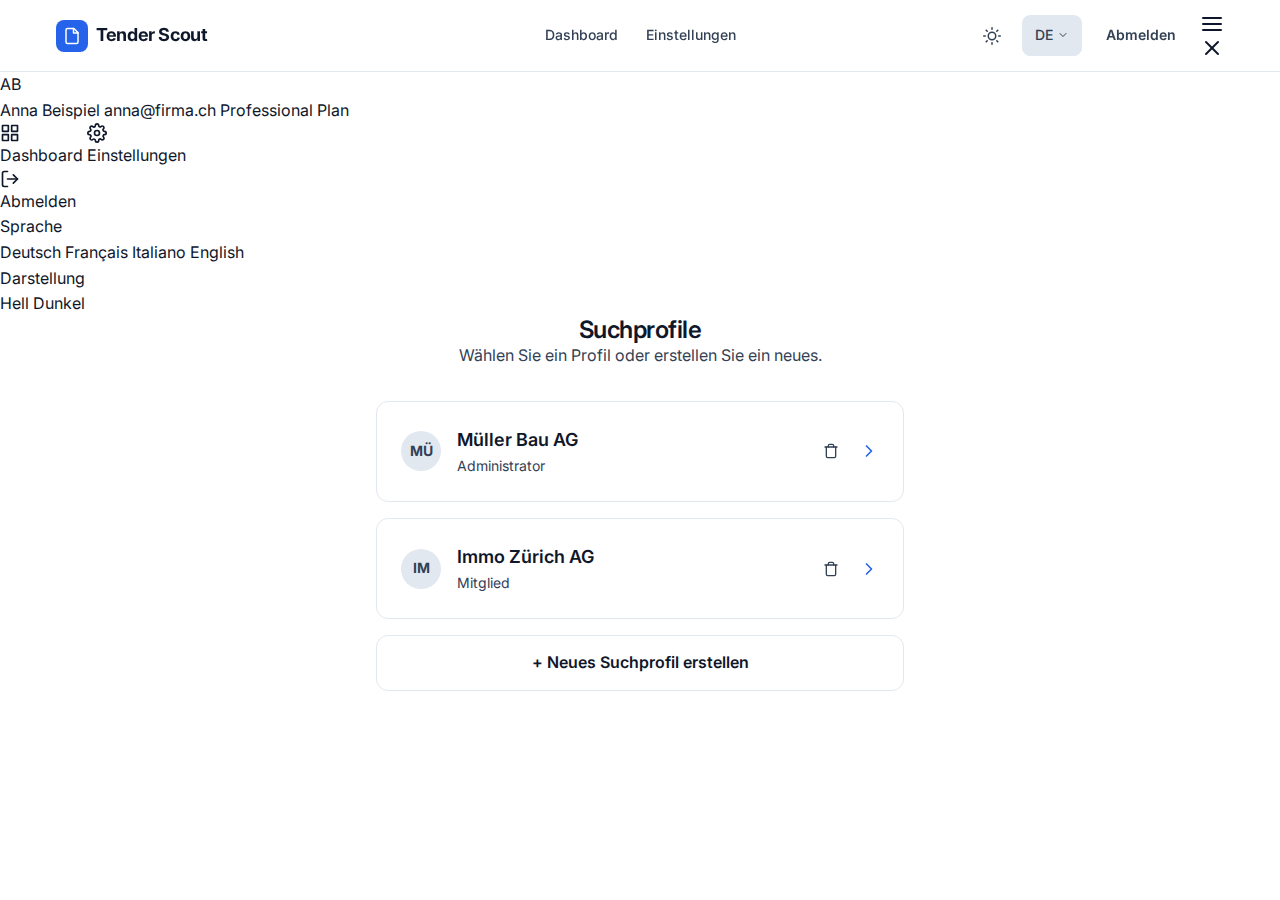
<file: app.html>
<!DOCTYPE html>
<html lang="de-CH">

<head>
    <meta charset="UTF-8">
    <meta name="viewport" content="width=device-width, initial-scale=1.0">
    <title>Tender Scout - App</title>
    <link rel="preconnect" href="https://fonts.googleapis.com">
    <link rel="preconnect" href="https://fonts.gstatic.com" crossorigin>
    <link href="https://fonts.googleapis.com/css2?family=Inter:wght@400;500;600;700&display=swap" rel="stylesheet">
    <link rel="stylesheet" href="css/styles.css">
</head>

<body>

    <!-- Navigation -->
    <nav class="navbar">
        <div class="container navbar-container">
            <!-- Logo -->
            <div class="navbar-logo" onclick="window.location.href='index.html'">
                <div class="navbar-logo-icon">
                    <svg width="18" height="18" viewBox="0 0 24 24" fill="none" stroke="currentColor" stroke-width="2" stroke-linecap="round" stroke-linejoin="round">
                        <path d="M14.5 2H6a2 2 0 0 0-2 2v16a2 2 0 0 0 2 2h12a2 2 0 0 0 2-2V7.5L14.5 2z"/>
                        <polyline points="14,2 14,8 20,8"/>
                    </svg>
                </div>
                <span>Tender Scout</span>
            </div>

            <!-- Center Nav Links (Auth) -->
            <div id="nav-links-auth" class="navbar-center">
                <button class="nav-link" data-goto="dashboard">Dashboard</button>
                <button class="nav-link" onclick="navigateTo('settings')">Einstellungen</button>
            </div>

            <!-- Right Actions -->
            <div class="navbar-actions">
                <!-- Theme Toggle -->
                <button class="theme-toggle" onclick="toggleTheme()" title="Dunkelmodus umschalten" aria-label="Dunkelmodus umschalten">
                    <svg class="theme-icon-light" width="18" height="18" viewBox="0 0 24 24" fill="none" stroke="currentColor" stroke-width="2" stroke-linecap="round" stroke-linejoin="round">
                        <circle cx="12" cy="12" r="5"/>
                        <line x1="12" y1="1" x2="12" y2="3"/>
                        <line x1="12" y1="21" x2="12" y2="23"/>
                        <line x1="4.22" y1="4.22" x2="5.64" y2="5.64"/>
                        <line x1="18.36" y1="18.36" x2="19.78" y2="19.78"/>
                        <line x1="1" y1="12" x2="3" y2="12"/>
                        <line x1="21" y1="12" x2="23" y2="12"/>
                        <line x1="4.22" y1="19.78" x2="5.64" y2="18.36"/>
                        <line x1="18.36" y1="5.64" x2="19.78" y2="4.22"/>
                    </svg>
                    <svg class="theme-icon-dark" width="18" height="18" viewBox="0 0 24 24" fill="none" stroke="currentColor" stroke-width="2" stroke-linecap="round" stroke-linejoin="round">
                        <path d="M21 12.79A9 9 0 1 1 11.21 3 7 7 0 0 0 21 12.79z"/>
                    </svg>
                </button>
                <!-- Language Dropdown -->
                <div class="lang-dropdown">
                    <button class="lang-dropdown-btn" onclick="toggleLangDropdown()">
                        <span class="lang-current">DE</span>
                        <svg width="12" height="12" viewBox="0 0 24 24" fill="none" stroke="currentColor" stroke-width="2" stroke-linecap="round" stroke-linejoin="round">
                            <polyline points="6 9 12 15 18 9"/>
                        </svg>
                    </button>
                    <div class="lang-dropdown-menu" id="lang-menu">
                        <button class="lang-option is-active" onclick="selectLang('DE')">
                            <span class="lang-code">DE</span> Deutsch
                        </button>
                        <button class="lang-option" onclick="selectLang('FR')">
                            <span class="lang-code">FR</span> Français
                        </button>
                        <button class="lang-option" onclick="selectLang('IT')">
                            <span class="lang-code">IT</span> Italiano
                        </button>
                        <button class="lang-option" onclick="selectLang('EN')">
                            <span class="lang-code">EN</span> English
                        </button>
                    </div>
                </div>
                <!-- CTA: Abmelden -->
                <div id="nav-cta-auth">
                    <button class="btn btn-ghost btn-sm" onclick="logout()">Abmelden</button>
                </div>
                <!-- Mobile Menu Toggle -->
                <button class="mobile-menu-toggle" onclick="toggleMobileMenu()" aria-label="Menü öffnen">
                    <svg class="menu-icon-open" width="24" height="24" viewBox="0 0 24 24" fill="none" stroke="currentColor" stroke-width="2" stroke-linecap="round" stroke-linejoin="round">
                        <line x1="3" y1="6" x2="21" y2="6"/>
                        <line x1="3" y1="12" x2="21" y2="12"/>
                        <line x1="3" y1="18" x2="21" y2="18"/>
                    </svg>
                    <svg class="menu-icon-close" width="24" height="24" viewBox="0 0 24 24" fill="none" stroke="currentColor" stroke-width="2" stroke-linecap="round" stroke-linejoin="round">
                        <line x1="18" y1="6" x2="6" y2="18"/>
                        <line x1="6" y1="6" x2="18" y2="18"/>
                    </svg>
                </button>
            </div>
        </div>
    </nav>

    <!-- Mobile Menu Drawer -->
    <div class="mobile-menu-backdrop" onclick="toggleMobileMenu()"></div>
    <div class="mobile-menu">
        <!-- User Profile Section -->
        <div id="mobile-menu-profile" class="mobile-menu-profile">
            <div class="mobile-menu-avatar">AB</div>
            <div class="mobile-menu-user-info">
                <span class="mobile-menu-user-name">Anna Beispiel</span>
                <span class="mobile-menu-user-email">anna@firma.ch</span>
                <span class="mobile-menu-user-plan">Professional Plan</span>
            </div>
        </div>

        <nav class="mobile-menu-nav">
            <!-- Auth Links -->
            <div id="mobile-nav-auth" class="mobile-menu-links">
                <button class="mobile-menu-link" data-goto="dashboard" onclick="toggleMobileMenu()">
                    <svg width="20" height="20" viewBox="0 0 24 24" fill="none" stroke="currentColor" stroke-width="2" stroke-linecap="round" stroke-linejoin="round">
                        <rect x="3" y="3" width="7" height="7"/>
                        <rect x="14" y="3" width="7" height="7"/>
                        <rect x="14" y="14" width="7" height="7"/>
                        <rect x="3" y="14" width="7" height="7"/>
                    </svg>
                    Dashboard
                </button>
                <button class="mobile-menu-link" onclick="navigateTo('settings'); toggleMobileMenu()">
                    <svg width="20" height="20" viewBox="0 0 24 24" fill="none" stroke="currentColor" stroke-width="2" stroke-linecap="round" stroke-linejoin="round">
                        <circle cx="12" cy="12" r="3"/>
                        <path d="M19.4 15a1.65 1.65 0 0 0 .33 1.82l.06.06a2 2 0 0 1 0 2.83 2 2 0 0 1-2.83 0l-.06-.06a1.65 1.65 0 0 0-1.82-.33 1.65 1.65 0 0 0-1 1.51V21a2 2 0 0 1-2 2 2 2 0 0 1-2-2v-.09A1.65 1.65 0 0 0 9 19.4a1.65 1.65 0 0 0-1.82.33l-.06.06a2 2 0 0 1-2.83 0 2 2 0 0 1 0-2.83l.06-.06a1.65 1.65 0 0 0 .33-1.82 1.65 1.65 0 0 0-1.51-1H3a2 2 0 0 1-2-2 2 2 0 0 1 2-2h.09A1.65 1.65 0 0 0 4.6 9a1.65 1.65 0 0 0-.33-1.82l-.06-.06a2 2 0 0 1 0-2.83 2 2 0 0 1 2.83 0l.06.06a1.65 1.65 0 0 0 1.82.33H9a1.65 1.65 0 0 0 1-1.51V3a2 2 0 0 1 2-2 2 2 0 0 1 2 2v.09a1.65 1.65 0 0 0 1 1.51 1.65 1.65 0 0 0 1.82-.33l.06-.06a2 2 0 0 1 2.83 0 2 2 0 0 1 0 2.83l-.06.06a1.65 1.65 0 0 0-.33 1.82V9a1.65 1.65 0 0 0 1.51 1H21a2 2 0 0 1 2 2 2 2 0 0 1-2 2h-.09a1.65 1.65 0 0 0-1.51 1z"/>
                    </svg>
                    Einstellungen
                </button>
            </div>

            <!-- Logout -->
            <div id="mobile-nav-logout" class="mobile-menu-section">
                <button class="mobile-menu-link mobile-menu-link-muted" onclick="logout(); toggleMobileMenu()">
                    <svg width="20" height="20" viewBox="0 0 24 24" fill="none" stroke="currentColor" stroke-width="2" stroke-linecap="round" stroke-linejoin="round">
                        <path d="M9 21H5a2 2 0 0 1-2-2V5a2 2 0 0 1 2-2h4"/>
                        <polyline points="16 17 21 12 16 7"/>
                        <line x1="21" y1="12" x2="9" y2="12"/>
                    </svg>
                    Abmelden
                </button>
            </div>
        </nav>

        <div class="mobile-menu-footer">
            <!-- Language Selection -->
            <div class="mobile-menu-pref-section">
                <span class="mobile-menu-pref-label">Sprache</span>
                <div class="mobile-menu-pref-list">
                    <button class="mobile-menu-pref-option is-active" onclick="selectLang('DE'); updateMobileLangSelection('DE')" data-lang="DE">
                        <span class="mobile-menu-pref-radio"></span>
                        Deutsch
                    </button>
                    <button class="mobile-menu-pref-option" onclick="selectLang('FR'); updateMobileLangSelection('FR')" data-lang="FR">
                        <span class="mobile-menu-pref-radio"></span>
                        Français
                    </button>
                    <button class="mobile-menu-pref-option" onclick="selectLang('IT'); updateMobileLangSelection('IT')" data-lang="IT">
                        <span class="mobile-menu-pref-radio"></span>
                        Italiano
                    </button>
                    <button class="mobile-menu-pref-option" onclick="selectLang('EN'); updateMobileLangSelection('EN')" data-lang="EN">
                        <span class="mobile-menu-pref-radio"></span>
                        English
                    </button>
                </div>
            </div>

            <!-- Theme Selection -->
            <div class="mobile-menu-pref-section">
                <span class="mobile-menu-pref-label">Darstellung</span>
                <div class="mobile-menu-pref-list">
                    <button class="mobile-menu-pref-option is-active" onclick="setTheme('light'); updateMobileThemeSelection()" data-theme="light">
                        <span class="mobile-menu-pref-radio"></span>
                        Hell
                    </button>
                    <button class="mobile-menu-pref-option" onclick="setTheme('dark'); updateMobileThemeSelection()" data-theme="dark">
                        <span class="mobile-menu-pref-radio"></span>
                        Dunkel
                    </button>
                </div>
            </div>
        </div>
    </div>

    <!-- VIEWS -->

    <!-- Profile Selection View -->
    <div id="view-profile-selection" class="view view--centered active">
        <div class="container container--narrow">
            <div class="text-center mb-8">
                <h2 class="text-h1">Suchprofile</h2>
                <p class="text-secondary">Wählen Sie ein Profil oder erstellen Sie ein neues.</p>
            </div>

            <div id="profile-list" class="flex flex-col gap-4">
                <!-- Profiles injected by JS -->
            </div>

            <button class="btn btn-lg btn-secondary w-full mt-4 border-dashed" onclick="navigateTo('company-search')">
                + Neues Suchprofil erstellen
            </button>
        </div>
    </div>

    <!-- Company Search View -->
    <div id="view-company-search" class="view view--centered">
        <div class="container container--narrow pt-12 pb-12">
            <div class="wizard-steps">
                <div class="step-dot active"></div>
                <div class="step-dot"></div>
                <div class="step-dot"></div>
            </div>

            <div class="text-center mb-8">
                <h2 class="text-h1">Unternehmen finden</h2>
                <p class="text-secondary">Wir analysieren Ihr Firmenprofil automatisch.</p>
            </div>

            <div class="card">
                <div class="form-group">
                    <label class="form-label">Firmenname oder UID</label>
                    <input type="text" id="company-search-input" class="input" placeholder="z.B. Müller Bau..."
                        autofocus>
                    <div class="mt-2 text-xs text-secondary">
                        Demo-Unternehmen:
                        <span class="badge badge-gray cursor-pointer" onclick="setSearch('Müller')">Müller</span>
                        <span class="badge badge-gray cursor-pointer" onclick="setSearch('Tech')">Tech</span>
                        <span class="badge badge-gray cursor-pointer" onclick="setSearch('Green')">Green</span>
                        <span class="badge badge-gray cursor-pointer" onclick="setSearch('Alpha')">Alpha</span>
                    </div>
                </div>

                <div id="company-search-results" class="flex flex-col gap-2">
                    <!-- Results injected by JS -->
                </div>

                <div class="text-center text-sm text-muted mt-6">
                    Firma nicht gefunden? <a href="#" class="text-accent" onclick="navigateTo('manual-entry'); return false;">Manuell eingeben</a>
                </div>
            </div>
        </div>
    </div>

    <!-- Manual Entry View -->
    <div id="view-manual-entry" class="view view--centered">
        <div class="container container--narrow pt-12 pb-12">
            <div class="wizard-steps">
                <div class="step-dot active"></div>
                <div class="step-dot"></div>
                <div class="step-dot"></div>
            </div>

            <div class="text-center mb-8">
                <h2 class="text-h1">Firma manuell erfassen</h2>
                <p class="text-secondary">Geben Sie die Details Ihrer Firma ein.</p>
            </div>

            <div class="card">
                <div class="settings-form-grid">
                    <div class="form-group">
                        <label class="form-label">Firmenname *</label>
                        <input type="text" id="manual-name" class="input" placeholder="Meine Firma AG">
                    </div>
                    <div class="form-group">
                        <label class="form-label">UID-Nummer (optional)</label>
                        <input type="text" class="input" placeholder="CHE-123.456.789">
                    </div>
                </div>
                <div class="settings-form-grid">
                    <div class="form-group">
                        <label class="form-label">Stadt *</label>
                        <input type="text" id="manual-city" class="input" placeholder="Zürich">
                    </div>
                    <div class="form-group">
                        <label class="form-label">Branche</label>
                        <select class="input">
                            <option value="">Bitte wählen...</option>
                            <option>Baugewerbe / Hochbau</option>
                            <option>Baugewerbe / Tiefbau</option>
                            <option>IT-Dienstleistungen</option>
                            <option>Gartenbau & Landschaftspflege</option>
                            <option>Sicherheitsdienste</option>
                            <option>Andere</option>
                        </select>
                    </div>
                </div>

                <div class="flex gap-3 mt-6">
                    <button class="btn btn-secondary" onclick="navigateTo('company-search')">Zurück</button>
                    <button class="btn btn-primary flex-1" onclick="submitManualEntry()">Weiter zur KI-Analyse</button>
                </div>
            </div>
        </div>
    </div>

    <!-- AI Review View -->
    <div id="view-ai-review" class="view">
        <!-- AI Loading Overlay -->
        <div id="ai-loading-overlay" class="flex flex-col items-center justify-center hidden h-60vh">
            <div class="conveyor-bars"></div>
            <div class="text-h3 mt-8 text-accent" id="ai-loading-text">Zefix wird durchsucht...</div>
            <div class="text-sm text-secondary mt-2">Bitte warten, während wir Ihr Profil erstellen</div>
        </div>

        <div id="ai-results-content" class="container container--narrow pt-12 pb-12 hidden">
            <div class="wizard-steps">
                <div class="step-dot completed"></div>
                <div class="step-dot active"></div>
                <div class="step-dot"></div>
            </div>

            <div class="text-center mb-8">
                <div class="badge badge-blue mb-2">KI-Analyse abgeschlossen</div>
                <h2 class="text-h1">Ist das Ihr Profil?</h2>
                <p class="text-secondary">Basierend auf <strong id="ai-company-name">...</strong></p>
            </div>

            <div class="flex flex-col gap-4">
                <!-- Industry -->
                <div class="card">
                    <div class="flex justify-between items-center mb-2">
                        <div class="text-sm text-muted">Branche</div>
                        <button class="btn btn-sm btn-ghost text-accent"
                            onclick="openEditModal('industry')">Ändern</button>
                    </div>
                    <div id="ai-industry" class="text-h3">Baugewerbe / Hochbau</div>
                </div>

                <!-- Company Size -->
                <div class="card">
                    <div class="flex justify-between items-center mb-2">
                        <div class="text-sm text-muted">Unternehmensgrösse</div>
                        <button class="btn btn-sm btn-ghost text-accent" onclick="openEditModal('size')">Ändern</button>
                    </div>
                    <div id="ai-size" class="text-h3">10-49 Mitarbeitende</div>
                </div>

                <!-- Keywords -->
                <div class="card">
                    <div class="flex justify-between items-center mb-2">
                        <div class="text-sm text-muted">Keywords (Suche / Ausschluss)</div>
                        <button class="btn btn-sm btn-ghost text-accent"
                            onclick="openEditModal('keywords')">Ändern</button>
                    </div>
                    <div id="ai-keywords" class="flex flex-wrap gap-2">
                        <!-- Populated by JS -->
                    </div>
                </div>

                <!-- CPV Codes -->
                <div class="card">
                    <div class="flex justify-between items-center mb-2">
                        <div class="text-sm text-muted">Empfohlene CPV-Codes</div>
                        <button class="btn btn-sm btn-ghost text-accent" onclick="openEditModal('cpv')">Ändern</button>
                    </div>
                    <div id="ai-cpv-codes" class="flex flex-col gap-2">
                        <!-- Populated by JS -->
                    </div>
                </div>

                <!-- NPK Codes (Conditional) -->
                <div id="ai-npk-section" class="card" style="display: none;">
                    <div class="flex justify-between items-center mb-2">
                        <div class="text-sm text-muted">NPK-Codes (Bau)</div>
                        <button class="btn btn-sm btn-ghost text-accent" onclick="openEditModal('npk')">Ändern</button>
                    </div>
                    <div id="ai-npk-codes" class="flex flex-col gap-2">
                        <!-- Populated by JS -->
                    </div>
                </div>

                <!-- Region -->
                <div class="card">
                    <div class="flex justify-between items-center mb-2">
                        <div class="text-sm text-muted">Region</div>
                        <button class="btn btn-sm btn-ghost text-accent"
                            onclick="openEditModal('region')">Ändern</button>
                    </div>
                    <div id="ai-region" class="text-h3">Zürich, Aargau, Zug</div>
                </div>

                <button class="btn btn-lg btn-primary mt-4" onclick="navigateTo('dashboard')">
                    Profil bestätigen & Matches anzeigen
                </button>
            </div>
        </div>
    </div>

    <!-- Dashboard View -->
    <div id="view-dashboard" class="view">
        <div class="container pt-8 pb-8">
            <!-- Breadcrumb -->
            <nav class="breadcrumb" aria-label="Breadcrumb">
                <span class="breadcrumb-item is-clickable" onclick="navigateTo('profile-selection')">Meine Profile</span>
                <span class="breadcrumb-separator">
                    <svg viewBox="0 0 24 24" fill="none" stroke="currentColor" stroke-width="2" stroke-linecap="round" stroke-linejoin="round">
                        <polyline points="9 18 15 12 9 6"/>
                    </svg>
                </span>
                <span class="breadcrumb-item is-current">Müller Bau AG</span>
            </nav>

            <div class="flex justify-between items-center mb-6">
                <h2 class="text-h2">Ausschreibungen</h2>
                <button class="btn btn-sm btn-secondary" onclick="openProfileSettings()">
                    <svg width="14" height="14" viewBox="0 0 24 24" fill="none" stroke="currentColor" stroke-width="2" stroke-linecap="round" stroke-linejoin="round">
                        <path d="M12.22 2h-.44a2 2 0 0 0-2 2v.18a2 2 0 0 1-1 1.73l-.43.25a2 2 0 0 1-2 0l-.15-.08a2 2 0 0 0-2.73.73l-.22.38a2 2 0 0 0 .73 2.73l.15.1a2 2 0 0 1 1 1.72v.51a2 2 0 0 1-1 1.74l-.15.09a2 2 0 0 0-.73 2.73l.22.38a2 2 0 0 0 2.73.73l.15-.08a2 2 0 0 1 2 0l.43.25a2 2 0 0 1 1 1.73V20a2 2 0 0 0 2 2h.44a2 2 0 0 0 2-2v-.18a2 2 0 0 1 1-1.73l.43-.25a2 2 0 0 1 2 0l.15.08a2 2 0 0 0 2.73-.73l.22-.39a2 2 0 0 0-.73-2.73l-.15-.08a2 2 0 0 1-1-1.74v-.5a2 2 0 0 1 1-1.74l.15-.09a2 2 0 0 0 .73-2.73l-.22-.38a2 2 0 0 0-2.73-.73l-.15.08a2 2 0 0 1-2 0l-.43-.25a2 2 0 0 1-1-1.73V4a2 2 0 0 0-2-2z"/>
                        <circle cx="12" cy="12" r="3"/>
                    </svg>
                    Suchprofil
                </button>
            </div>

            <div id="filter-tabs" class="flex justify-between items-center gap-2 mb-6">
                <div class="flex gap-2 overflow-x-auto pb-1">
                    <button class="btn btn-sm btn-primary" data-filter="all" onclick="filterTenders('all')"><span>Alle (<span id="count-all">0</span>)</span></button>
                    <button class="btn btn-sm btn-ghost" data-filter="open" onclick="filterTenders('open')"><span>Offen (<span id="count-open">0</span>)</span></button>
                    <button class="btn btn-sm btn-ghost" data-filter="closing" onclick="filterTenders('closing')"><span>Bald fällig (<span id="count-closing">0</span>)</span></button>
                    <button class="btn btn-sm btn-ghost" data-filter="bookmarked" onclick="filterTenders('bookmarked')"><span>Gemerkt (<span id="count-bookmarked">0</span>)</span></button>
                    <button class="btn btn-sm btn-ghost" data-filter="applied" onclick="filterTenders('applied')"><span>Beworben (<span id="count-applied">0</span>)</span></button>
                    <button class="btn btn-sm btn-ghost" data-filter="hidden" onclick="filterTenders('hidden')"><span>Ausgeblendet (<span id="count-hidden">0</span>)</span></button>
                </div>
                <div class="flex gap-2 flex-shrink-0">
                    <button class="btn btn-sm btn-secondary" onclick="toggleModal('filter', true)">
                        <svg width="14" height="14" viewBox="0 0 24 24" fill="none" stroke="currentColor" stroke-width="2" stroke-linecap="round" stroke-linejoin="round">
                            <polygon points="22 3 2 3 10 12.46 10 19 14 21 14 12.46 22 3"/>
                        </svg>
                        Filter
                    </button>
                    <div class="sort-dropdown">
                        <button class="btn btn-sm btn-secondary" onclick="toggleSortDropdown()">
                            <svg width="14" height="14" viewBox="0 0 24 24" fill="none" stroke="currentColor" stroke-width="2" stroke-linecap="round" stroke-linejoin="round">
                                <path d="m3 16 4 4 4-4"/>
                                <path d="M7 20V4"/>
                                <path d="m21 8-4-4-4 4"/>
                                <path d="M17 4v16"/>
                            </svg>
                            <span id="sort-label">Match</span>
                        </button>
                        <div class="sort-dropdown-menu" id="sort-menu">
                            <button class="sort-option is-active" onclick="sortTenders('match')">Match %</button>
                            <button class="sort-option" onclick="sortTenders('deadline')">Frist</button>
                            <button class="sort-option" onclick="sortTenders('title')">Titel A-Z</button>
                            <button class="sort-option" onclick="sortTenders('price')">Auftragswert</button>
                        </div>
                    </div>
                </div>
            </div>

            <div id="tender-feed" class="tender-grid">
                <!-- Feed injected by JS -->
            </div>
        </div>
    </div>

    <!-- Tender Detail View -->
    <div id="view-tender-detail" class="view">
        <div class="container pt-8 pb-8">
            <nav id="tender-detail-breadcrumbs" class="breadcrumb" aria-label="Breadcrumb">
                <!-- Injected via JS -->
            </nav>

            <div class="card" id="tender-detail-content">
                <!-- Content injected by JS -->
            </div>
        </div>
    </div>

    <!-- Settings View -->
    <div id="view-settings" class="view">
        <div class="container container--wide pt-8 pb-8">
            <nav class="breadcrumb" aria-label="Breadcrumb">
                <span class="breadcrumb-item is-clickable" onclick="navigateTo('profile-selection')">Meine Profile</span>
                <span class="breadcrumb-separator">
                    <svg viewBox="0 0 24 24" fill="none" stroke="currentColor" stroke-width="2" stroke-linecap="round" stroke-linejoin="round">
                        <polyline points="9 18 15 12 9 6"/>
                    </svg>
                </span>
                <span class="breadcrumb-item is-current">Einstellungen</span>
            </nav>

            <h1 class="text-h1 mb-8">Einstellungen</h1>

            <div class="settings-layout">
                <!-- Sidebar Navigation -->
                <div class="settings-nav card">
                    <button class="settings-nav-item is-active" onclick="showSettingsTab('billing')">
                        <svg width="18" height="18" viewBox="0 0 24 24" fill="none" stroke="currentColor" stroke-width="2" stroke-linecap="round" stroke-linejoin="round">
                            <rect width="20" height="14" x="2" y="5" rx="2"/>
                            <line x1="2" x2="22" y1="10" y2="10"/>
                        </svg>
                        Abo & Zahlungen
                    </button>
                    <button class="settings-nav-item" onclick="showSettingsTab('profile')">
                        <svg width="18" height="18" viewBox="0 0 24 24" fill="none" stroke="currentColor" stroke-width="2" stroke-linecap="round" stroke-linejoin="round">
                            <path d="M19 21v-2a4 4 0 0 0-4-4H9a4 4 0 0 0-4 4v2"/>
                            <circle cx="12" cy="7" r="4"/>
                        </svg>
                        Kontodaten
                    </button>
                    <button class="settings-nav-item" onclick="showSettingsTab('notifications')">
                        <svg width="18" height="18" viewBox="0 0 24 24" fill="none" stroke="currentColor" stroke-width="2" stroke-linecap="round" stroke-linejoin="round">
                            <path d="M6 8a6 6 0 0 1 12 0c0 7 3 9 3 9H3s3-2 3-9"/>
                            <path d="M10.3 21a1.94 1.94 0 0 0 3.4 0"/>
                        </svg>
                        Benachrichtigungen
                    </button>
                    <button class="settings-nav-item" onclick="showSettingsTab('team')">
                        <svg width="18" height="18" viewBox="0 0 24 24" fill="none" stroke="currentColor" stroke-width="2" stroke-linecap="round" stroke-linejoin="round">
                            <path d="M16 21v-2a4 4 0 0 0-4-4H6a4 4 0 0 0-4 4v2"/>
                            <circle cx="9" cy="7" r="4"/>
                            <path d="M22 21v-2a4 4 0 0 0-3-3.87"/>
                            <path d="M16 3.13a4 4 0 0 1 0 7.75"/>
                        </svg>
                        Team verwalten
                    </button>
                    <button class="settings-nav-item" onclick="showSettingsTab('security')">
                        <svg width="18" height="18" viewBox="0 0 24 24" fill="none" stroke="currentColor" stroke-width="2" stroke-linecap="round" stroke-linejoin="round">
                            <rect width="18" height="11" x="3" y="11" rx="2" ry="2"/>
                            <path d="M7 11V7a5 5 0 0 1 10 0v4"/>
                        </svg>
                        Sicherheit & Konto
                    </button>
                </div>

                <!-- Content Panels -->
                <div class="settings-content">
                    <!-- Billing Tab -->
                    <div id="settings-billing" class="settings-panel is-active">
                        <div class="card">
                            <div class="flex justify-between items-start mb-4">
                                <div>
                                    <h3 class="text-h3 mb-1">Ihr Plan: Professional</h3>
                                    <p class="text-secondary text-sm">Nächste Abrechnung am 01.02.2026</p>
                                </div>
                                <span class="badge badge-green">Aktiv</span>
                            </div>
                            <div class="price-display">CHF 49.<span class="price-period">/Monat</span></div>
                            <div class="flex gap-3 mt-6">
                                <button class="btn btn-secondary btn-sm">Plan kündigen</button>
                                <button class="btn btn-primary btn-sm">Upgrade auf Enterprise</button>
                            </div>
                        </div>

                        <div class="card">
                            <h3 class="text-h3 mb-4">Zahlungsmethode</h3>
                            <div class="settings-payment-card">
                                <div class="flex items-center gap-4">
                                    <div class="settings-card-icon">
                                        <svg width="24" height="24" viewBox="0 0 24 24" fill="none" stroke="currentColor" stroke-width="2" stroke-linecap="round" stroke-linejoin="round">
                                            <rect width="20" height="14" x="2" y="5" rx="2"/>
                                            <line x1="2" x2="22" y1="10" y2="10"/>
                                        </svg>
                                    </div>
                                    <div>
                                        <div class="font-medium">•••• •••• •••• 4242</div>
                                        <div class="text-xs text-secondary">Visa • Verfällt 12/28</div>
                                    </div>
                                </div>
                                <button class="btn btn-ghost btn-sm">Bearbeiten</button>
                            </div>
                            <button class="btn btn-ghost text-accent mt-3 pl-0">+ Neue Karte hinzufügen</button>
                        </div>

                        <div class="card">
                            <h3 class="text-h3 mb-4">Rechnungen</h3>
                            <div class="settings-invoice-list">
                                <div class="settings-invoice-item">
                                    <div>
                                        <div class="font-medium">Januar 2026</div>
                                        <div class="text-xs text-secondary">01.01.2026 • #INV-2026-001</div>
                                    </div>
                                    <div class="flex items-center gap-4">
                                        <span class="text-sm font-medium">CHF 49.00</span>
                                        <button class="btn btn-ghost btn-sm text-accent">PDF</button>
                                    </div>
                                </div>
                                <div class="settings-invoice-item">
                                    <div>
                                        <div class="font-medium">Dezember 2025</div>
                                        <div class="text-xs text-secondary">01.12.2025 • #INV-2025-012</div>
                                    </div>
                                    <div class="flex items-center gap-4">
                                        <span class="text-sm font-medium">CHF 49.00</span>
                                        <button class="btn btn-ghost btn-sm text-accent">PDF</button>
                                    </div>
                                </div>
                            </div>
                        </div>
                    </div>

                    <!-- Profile Tab -->
                    <div id="settings-profile" class="settings-panel">
                        <div class="card">
                            <h3 class="text-h3 mb-6">Firmenprofil</h3>
                            <div class="settings-form-grid">
                                <div class="form-group">
                                    <label class="form-label">Firmenname</label>
                                    <input type="text" class="input" value="Müller Bau AG" />
                                </div>
                                <div class="form-group">
                                    <label class="form-label">UID-Nummer</label>
                                    <input type="text" class="input" value="CHE-123.456.789" disabled />
                                </div>
                                <div class="form-group">
                                    <label class="form-label">Branche</label>
                                    <select class="input">
                                        <option selected>Baugewerbe / Hochbau</option>
                                        <option>Baugewerbe / Tiefbau</option>
                                        <option>IT-Dienstleistungen</option>
                                        <option>Gartenbau</option>
                                    </select>
                                </div>
                                <div class="form-group">
                                    <label class="form-label">Unternehmensgrösse</label>
                                    <select class="input">
                                        <option>1-9 Mitarbeitende</option>
                                        <option selected>10-49 Mitarbeitende</option>
                                        <option>50-249 Mitarbeitende</option>
                                        <option>250+ Mitarbeitende</option>
                                    </select>
                                </div>
                            </div>
                            <div class="form-group mt-4">
                                <label class="form-label">Adresse</label>
                                <input type="text" class="input" value="Bahnhofstrasse 42, 8001 Zürich" />
                            </div>
                            <button class="btn btn-primary mt-6">Änderungen speichern</button>
                        </div>

                        <div class="card">
                            <h3 class="text-h3 mb-6">Kontaktperson</h3>
                            <div class="settings-form-grid">
                                <div class="form-group">
                                    <label class="form-label">Vorname</label>
                                    <input type="text" class="input" value="Hans" />
                                </div>
                                <div class="form-group">
                                    <label class="form-label">Nachname</label>
                                    <input type="text" class="input" value="Müller" />
                                </div>
                                <div class="form-group">
                                    <label class="form-label">E-Mail</label>
                                    <input type="email" class="input" value="hans.mueller@muellerbau.ch" />
                                </div>
                                <div class="form-group">
                                    <label class="form-label">Telefon</label>
                                    <input type="tel" class="input" value="+41 44 123 45 67" />
                                </div>
                            </div>
                            <button class="btn btn-primary mt-6">Änderungen speichern</button>
                        </div>
                    </div>

                    <!-- Notifications Tab -->
                    <div id="settings-notifications" class="settings-panel">
                        <div class="card">
                            <h3 class="text-h3 mb-2">E-Mail-Benachrichtigungen</h3>
                            <p class="text-secondary text-sm mb-6">Wählen Sie, welche E-Mails Sie erhalten möchten.</p>

                            <div class="settings-toggle-list">
                                <div class="settings-toggle-item">
                                    <div>
                                        <div class="font-medium">Neue Ausschreibungen</div>
                                        <div class="text-sm text-secondary">Erhalten Sie eine E-Mail bei neuen passenden Ausschreibungen</div>
                                    </div>
                                    <label class="toggle">
                                        <input type="checkbox" checked />
                                        <span class="toggle-slider"></span>
                                    </label>
                                </div>
                                <div class="settings-toggle-item">
                                    <div>
                                        <div class="font-medium">Frist-Erinnerungen</div>
                                        <div class="text-sm text-secondary">Erinnerung 3 Tage vor Ablauf der Eingabefrist</div>
                                    </div>
                                    <label class="toggle">
                                        <input type="checkbox" checked />
                                        <span class="toggle-slider"></span>
                                    </label>
                                </div>
                                <div class="settings-toggle-item">
                                    <div>
                                        <div class="font-medium">Wöchentlicher Digest</div>
                                        <div class="text-sm text-secondary">Zusammenfassung aller neuen Ausschreibungen jeden Montag</div>
                                    </div>
                                    <label class="toggle">
                                        <input type="checkbox" />
                                        <span class="toggle-slider"></span>
                                    </label>
                                </div>
                                <div class="settings-toggle-item">
                                    <div>
                                        <div class="font-medium">Produkt-Updates</div>
                                        <div class="text-sm text-secondary">Neuigkeiten zu neuen Funktionen und Verbesserungen</div>
                                    </div>
                                    <label class="toggle">
                                        <input type="checkbox" checked />
                                        <span class="toggle-slider"></span>
                                    </label>
                                </div>
                            </div>
                        </div>

                        <div class="card">
                            <h3 class="text-h3 mb-2">Benachrichtigungsfrequenz</h3>
                            <p class="text-secondary text-sm mb-6">Wie oft möchten Sie über neue Ausschreibungen informiert werden?</p>

                            <div class="settings-radio-group">
                                <label class="settings-radio-item">
                                    <input type="radio" name="frequency" value="instant" checked />
                                    <div>
                                        <div class="font-medium">Sofort</div>
                                        <div class="text-sm text-secondary">Bei jeder neuen Ausschreibung</div>
                                    </div>
                                </label>
                                <label class="settings-radio-item">
                                    <input type="radio" name="frequency" value="daily" />
                                    <div>
                                        <div class="font-medium">Täglich</div>
                                        <div class="text-sm text-secondary">Einmal pro Tag um 08:00 Uhr</div>
                                    </div>
                                </label>
                                <label class="settings-radio-item">
                                    <input type="radio" name="frequency" value="weekly" />
                                    <div>
                                        <div class="font-medium">Wöchentlich</div>
                                        <div class="text-sm text-secondary">Jeden Montag um 08:00 Uhr</div>
                                    </div>
                                </label>
                            </div>
                        </div>
                    </div>

                    <!-- Team Tab -->
                    <div id="settings-team" class="settings-panel">
                        <div class="card">
                            <div class="flex justify-between items-center mb-6">
                                <div>
                                    <h3 class="text-h3 mb-1">Teammitglieder</h3>
                                    <p class="text-secondary text-sm">3 von 5 Plätzen belegt</p>
                                </div>
                                <button class="btn btn-primary btn-sm">+ Mitglied einladen</button>
                            </div>

                            <div class="settings-team-list">
                                <div class="settings-team-member">
                                    <div class="settings-avatar">HM</div>
                                    <div class="flex-1">
                                        <div class="font-medium">Hans Müller</div>
                                        <div class="text-sm text-secondary">hans.mueller@muellerbau.ch</div>
                                    </div>
                                    <span class="badge badge-blue">Admin</span>
                                </div>
                                <div class="settings-team-member">
                                    <div class="settings-avatar">AS</div>
                                    <div class="flex-1">
                                        <div class="font-medium">Anna Schmidt</div>
                                        <div class="text-sm text-secondary">anna.schmidt@muellerbau.ch</div>
                                    </div>
                                    <span class="badge badge-gray">Mitglied</span>
                                    <button class="btn btn-ghost btn-sm">Entfernen</button>
                                </div>
                                <div class="settings-team-member">
                                    <div class="settings-avatar">PW</div>
                                    <div class="flex-1">
                                        <div class="font-medium">Peter Weber</div>
                                        <div class="text-sm text-secondary">peter.weber@muellerbau.ch</div>
                                    </div>
                                    <span class="badge badge-gray">Mitglied</span>
                                    <button class="btn btn-ghost btn-sm">Entfernen</button>
                                </div>
                            </div>
                        </div>

                        <div class="card">
                            <h3 class="text-h3 mb-2">Rollen & Berechtigungen</h3>
                            <p class="text-secondary text-sm mb-6">Übersicht der verfügbaren Rollen in Ihrem Team.</p>

                            <div class="settings-roles-list">
                                <div class="settings-role-item">
                                    <div>
                                        <div class="font-medium">Administrator</div>
                                        <div class="text-sm text-secondary">Voller Zugriff auf alle Einstellungen und Teammitglieder</div>
                                    </div>
                                </div>
                                <div class="settings-role-item">
                                    <div>
                                        <div class="font-medium">Mitglied</div>
                                        <div class="text-sm text-secondary">Kann Ausschreibungen ansehen und bearbeiten</div>
                                    </div>
                                </div>
                            </div>
                        </div>
                    </div>

                    <!-- Security Tab -->
                    <div id="settings-security" class="settings-panel">
                        <div class="card">
                            <h3 class="text-h3 mb-2">Passwort ändern</h3>
                            <p class="text-secondary text-sm mb-6">Aktualisieren Sie Ihr Passwort regelmässig für mehr Sicherheit.</p>
                            <div class="form-group">
                                <label class="form-label">Aktuelles Passwort</label>
                                <input type="password" class="input" placeholder="••••••••">
                            </div>
                            <div class="settings-form-grid">
                                <div class="form-group">
                                    <label class="form-label">Neues Passwort</label>
                                    <input type="password" class="input" placeholder="••••••••">
                                </div>
                                <div class="form-group">
                                    <label class="form-label">Passwort bestätigen</label>
                                    <input type="password" class="input" placeholder="••••••••">
                                </div>
                            </div>
                            <button class="btn btn-primary mt-4">Passwort ändern</button>
                        </div>

                        <div class="card">
                            <div class="flex justify-between items-start">
                                <div>
                                    <h3 class="text-h3 mb-2">Zwei-Faktor-Authentifizierung</h3>
                                    <p class="text-secondary text-sm">Schützen Sie Ihr Konto mit einem zusätzlichen Sicherheitscode.</p>
                                </div>
                                <span class="badge badge-gray">Inaktiv</span>
                            </div>
                            <button class="btn btn-secondary mt-6">2FA aktivieren</button>
                        </div>

                        <div class="card">
                            <h3 class="text-h3 mb-2">Suchprofile verwalten</h3>
                            <p class="text-secondary text-sm mb-6">Verwalten oder löschen Sie Ihre Suchprofile.</p>
                            <div class="settings-team-list">
                                <div class="settings-team-member">
                                    <div class="settings-avatar">MB</div>
                                    <div class="flex-1">
                                        <div class="font-medium">Müller Bau AG</div>
                                        <div class="text-sm text-secondary">Erstellt am 15.01.2026</div>
                                    </div>
                                    <button class="btn btn-ghost btn-sm text-error" onclick="alert('Demo: Profil würde gelöscht')">Löschen</button>
                                </div>
                                <div class="settings-team-member">
                                    <div class="settings-avatar">IZ</div>
                                    <div class="flex-1">
                                        <div class="font-medium">Immo Zürich AG</div>
                                        <div class="text-sm text-secondary">Erstellt am 10.01.2026</div>
                                    </div>
                                    <button class="btn btn-ghost btn-sm text-error" onclick="alert('Demo: Profil würde gelöscht')">Löschen</button>
                                </div>
                            </div>
                        </div>

                        <div class="card card-danger">
                            <h3 class="text-h3 mb-2">Gefahrenzone</h3>
                            <p class="text-secondary text-sm mb-6">Diese Aktionen können nicht rückgängig gemacht werden.</p>
                            <div class="flex flex-col gap-4">
                                <div class="flex justify-between items-center">
                                    <div>
                                        <div class="font-medium">Alle Daten exportieren</div>
                                        <div class="text-sm text-secondary">Laden Sie alle Ihre Daten als ZIP-Datei herunter</div>
                                    </div>
                                    <button class="btn btn-secondary btn-sm">Exportieren</button>
                                </div>
                                <div class="flex justify-between items-center divider">
                                    <div>
                                        <div class="font-medium">Konto löschen</div>
                                        <div class="text-sm text-secondary">Ihr Konto und alle Daten werden unwiderruflich gelöscht</div>
                                    </div>
                                    <button class="btn btn-sm btn-danger" onclick="if(confirm('Sind Sie sicher? Diese Aktion kann nicht rückgängig gemacht werden.')) alert('Demo: Konto würde gelöscht')">Konto löschen</button>
                                </div>
                            </div>
                        </div>
                    </div>
                </div>
            </div>
        </div>
    </div>

    <!-- Modals -->
    <!-- Filter Modal -->
    <div id="modal-filter" class="modal-backdrop" onclick="if(event.target === this) toggleModal('filter', false)">
        <div class="modal">
            <div class="modal-header">
                <h3 class="text-h3">Filter</h3>
                <button class="btn btn-sm btn-ghost" onclick="toggleModal('filter', false)">✕</button>
            </div>
            <div class="modal-body">
                <div class="form-group">
                    <label class="form-label">Status</label>
                    <div class="flex flex-col gap-2">
                        <label class="flex items-center gap-2">
                            <input type="checkbox" id="filter-status-open" checked> <span>Offen</span>
                        </label>
                        <label class="flex items-center gap-2">
                            <input type="checkbox" id="filter-status-closing" checked> <span>Bald fällig</span>
                        </label>
                    </div>
                </div>
                <div class="form-group">
                    <label class="form-label">Region</label>
                    <select id="filter-region" class="input">
                        <option value="all">Alle Regionen</option>
                        <option value="ZH">Zürich</option>
                        <option value="BE">Bern</option>
                    </select>
                </div>
                <div class="form-group">
                    <label class="form-label">Min. Auftragswert (CHF)</label>
                    <input type="range" class="w-full">
                    <div class="flex justify-between text-sm text-muted">
                        <span>0</span>
                        <span>5 Mio.+</span>
                    </div>
                </div>
                <div class="form-group">
                    <label class="flex items-center gap-2">
                        <input type="checkbox" id="filter-matches-only">
                        <span class="font-medium">Nur hohe Übereinstimmung (>80%)</span>
                    </label>
                </div>
            </div>
            <div class="modal-footer">
                <button class="btn btn-secondary" onclick="toggleModal('filter', false)">Zurücksetzen</button>
                <button class="btn btn-primary" onclick="applyFilters()">Anwenden</button>
            </div>
        </div>
    </div>

    <!-- Edit Modal -->
    <div id="modal-edit" class="modal-backdrop" onclick="if(event.target === this) toggleModal('edit', false)">
        <div class="modal">
            <div class="modal-header">
                <h3 id="modal-edit-title" class="text-h3">Bearbeiten</h3>
                <button class="btn btn-sm btn-ghost" onclick="toggleModal('edit', false)">✕</button>
            </div>
            <div class="modal-body" id="modal-edit-content">
                <!-- Content injected by JS -->
            </div>
            <div class="modal-footer">
                <button class="btn btn-secondary" onclick="toggleModal('edit', false)">Abbrechen</button>
                <button class="btn btn-primary" onclick="saveEdit()">Speichern</button>
            </div>
        </div>
    </div>

    <script type="module" src="js/app.js"></script>
</body>

</html>
</file>
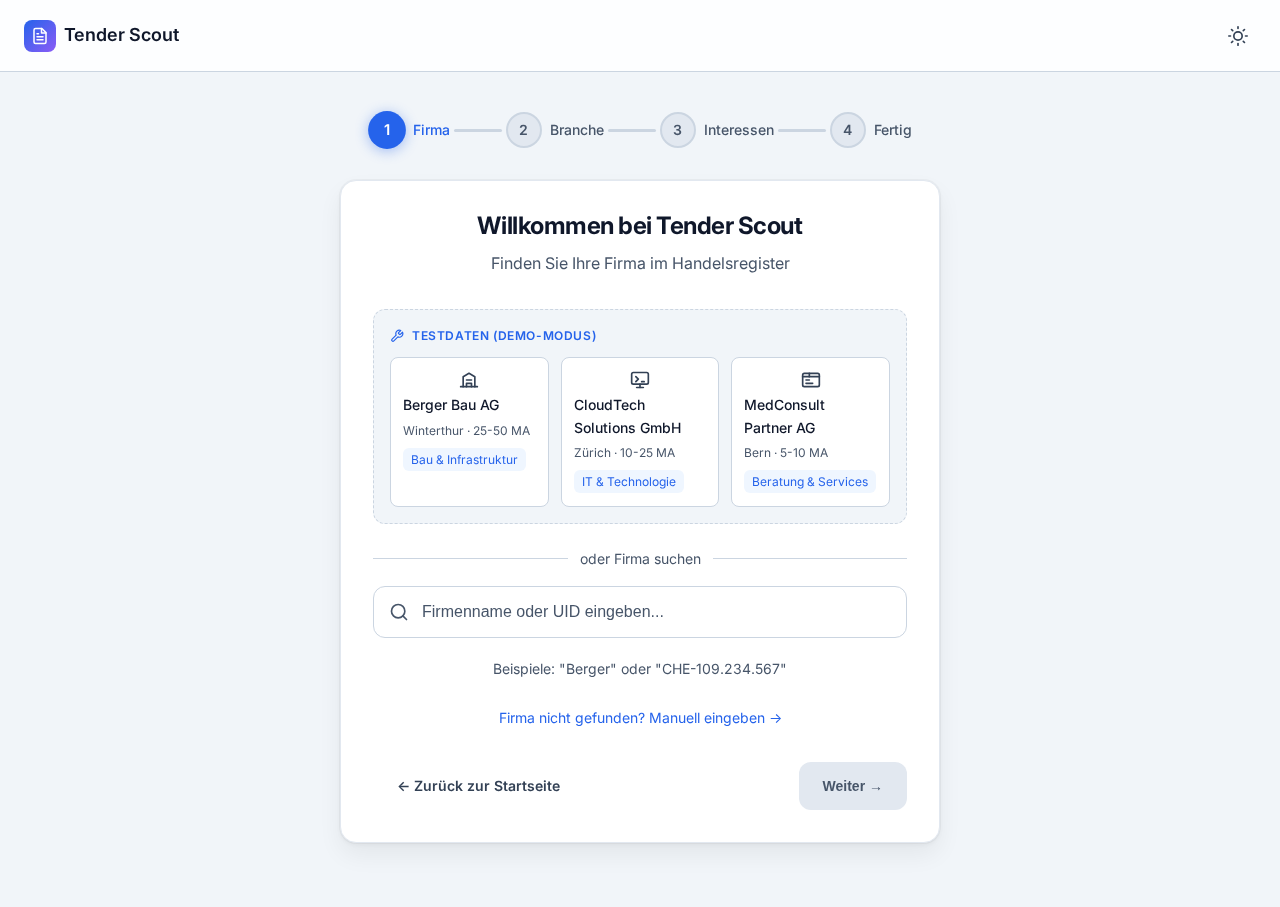
<file: archive_260110/app.html>
<!DOCTYPE html>
<html lang="de" data-theme="light">
<head>
    <meta charset="UTF-8">
    <meta name="viewport" content="width=device-width, initial-scale=1.0">
    <meta name="description" content="Tender Scout - Erstellen Sie Ihr Firmenprofil und finden Sie passende Ausschreibungen">
    <title>Profil erstellen | Tender Scout</title>
    <link rel="preconnect" href="https://fonts.googleapis.com">
    <link rel="preconnect" href="https://fonts.gstatic.com" crossorigin>
    <link href="https://fonts.googleapis.com/css2?family=Inter:wght@400;500;600;700&display=swap" rel="stylesheet">
    <link rel="stylesheet" href="css/tokens.css">
    <style>
        /* Base Reset & Typography */
        *, *::before, *::after {
            box-sizing: border-box;
            margin: 0;
            padding: 0;
        }

        body {
            font-family: var(--font-sans);
            font-size: var(--text-base);
            line-height: var(--leading-normal);
            color: var(--color-text-primary);
            background-color: var(--color-bg-raised);
            min-height: 100vh;
        }

        /* Header */
        .header {
            position: fixed;
            top: 0;
            left: 0;
            right: 0;
            height: var(--header-height);
            background: rgba(255, 255, 255, 0.85);
            backdrop-filter: blur(var(--blur-lg)) saturate(180%);
            -webkit-backdrop-filter: blur(var(--blur-lg)) saturate(180%);
            border-bottom: var(--border-width) solid var(--color-border);
            display: flex;
            align-items: center;
            justify-content: space-between;
            padding: 0 var(--space-6);
            z-index: var(--z-dropdown);
        }

        [data-theme="dark"] .header {
            background: rgba(10, 15, 26, 0.85);
        }

        .logo {
            display: flex;
            align-items: center;
            gap: var(--space-2);
            text-decoration: none;
            color: var(--color-text-primary);
            font-weight: var(--weight-semibold);
            font-size: var(--text-lg);
        }

        .logo-icon {
            width: 32px;
            height: 32px;
            background: linear-gradient(135deg, var(--color-accent), var(--color-accent-secondary));
            border-radius: var(--radius-md);
            display: flex;
            align-items: center;
            justify-content: center;
            color: white;
        }

        .header-actions {
            display: flex;
            align-items: center;
            gap: var(--space-3);
        }

        .theme-toggle {
            background: none;
            border: none;
            cursor: pointer;
            padding: var(--space-2);
            border-radius: var(--radius-md);
            color: var(--color-text-secondary);
            transition: all var(--duration-fast) var(--ease-out);
        }

        .theme-toggle:hover {
            background: var(--color-bg-muted);
            color: var(--color-text-primary);
        }

        /* Main Container */
        .main {
            padding-top: calc(var(--header-height) + var(--space-10));
            padding-bottom: var(--space-16);
            min-height: 100vh;
        }

        .container {
            max-width: 640px;
            margin: 0 auto;
            padding: 0 var(--space-5);
        }

        /* Progress Stepper */
        .stepper {
            display: flex;
            justify-content: center;
            align-items: center;
            gap: var(--space-1);
            margin-bottom: var(--space-8);
        }

        .stepper-step {
            display: flex;
            align-items: center;
            gap: var(--space-2);
        }

        .stepper-dot {
            width: 36px;
            height: 36px;
            border-radius: 50%;
            display: flex;
            align-items: center;
            justify-content: center;
            font-size: var(--text-sm);
            font-weight: var(--weight-semibold);
            transition: all var(--duration-normal) var(--ease-out);
        }

        .stepper-dot.completed {
            background: var(--color-success);
            color: white;
            box-shadow: 0 2px 8px rgba(22, 163, 74, 0.3);
        }

        .stepper-dot.active {
            background: var(--color-accent);
            color: white;
            box-shadow: 0 2px 12px rgba(37, 99, 235, 0.4);
            transform: scale(1.05);
        }

        .stepper-dot.pending {
            background: var(--color-bg-muted);
            color: var(--color-text-muted);
            border: 2px solid var(--color-border);
        }

        .stepper-label {
            font-size: var(--text-sm);
            font-weight: var(--weight-medium);
            color: var(--color-text-muted);
            display: none;
            transition: color var(--duration-fast) var(--ease-out);
        }

        .stepper-step:has(.stepper-dot.active) .stepper-label {
            color: var(--color-accent);
        }

        .stepper-step:has(.stepper-dot.completed) .stepper-label {
            color: var(--color-text-secondary);
        }

        @media (min-width: 640px) {
            .stepper-label {
                display: block;
            }
        }

        .stepper-line {
            width: 48px;
            height: 3px;
            background: var(--color-border);
            border-radius: var(--radius-full);
            transition: background var(--duration-normal) var(--ease-out);
        }

        .stepper-line.completed {
            background: var(--color-success);
        }

        /* Card Container */
        .card {
            background: var(--color-bg-base);
            border-radius: var(--radius-xl);
            border: var(--border-width) solid var(--color-border-subtle);
            padding: var(--space-8);
            box-shadow: var(--shadow-card);
            transition: box-shadow var(--duration-normal) var(--ease-out);
        }

        .card-title {
            font-size: var(--text-2xl);
            font-weight: var(--weight-bold);
            color: var(--color-text-primary);
            text-align: center;
            margin-bottom: var(--space-3);
            letter-spacing: var(--tracking-tight);
            line-height: var(--leading-tight);
        }

        .card-subtitle {
            font-size: var(--text-base);
            color: var(--color-text-muted);
            text-align: center;
            margin-bottom: var(--space-8);
            line-height: var(--leading-normal);
            max-width: 440px;
            margin-left: auto;
            margin-right: auto;
        }

        /* Search Input */
        .search-container {
            position: relative;
            margin-bottom: var(--space-5);
        }

        .search-input {
            width: 100%;
            height: 52px;
            padding: 0 var(--space-4) 0 var(--space-12);
            font-size: var(--text-base);
            border: var(--border-width) solid var(--color-border);
            border-radius: var(--radius-lg);
            background: var(--color-bg-base);
            color: var(--color-text-primary);
            transition: all var(--duration-fast) var(--ease-out);
        }

        .search-input:hover {
            border-color: var(--color-border-strong);
            background: var(--color-bg-subtle);
        }

        .search-input:focus {
            outline: none;
            border-color: var(--color-accent);
            box-shadow: 0 0 0 3px var(--color-accent-subtle);
            background: var(--color-bg-base);
        }

        .search-input::placeholder {
            color: var(--color-text-muted);
        }

        .search-icon {
            position: absolute;
            left: var(--space-4);
            top: 50%;
            transform: translateY(-50%);
            color: var(--color-text-muted);
            pointer-events: none;
            transition: color var(--duration-fast) var(--ease-out);
        }

        .search-container:focus-within .search-icon {
            color: var(--color-accent);
        }

        .search-hint {
            font-size: var(--text-sm);
            color: var(--color-text-muted);
            text-align: center;
            margin-bottom: var(--space-6);
        }

        /* Search Results */
        .search-results {
            border: var(--border-width) solid var(--color-border);
            border-radius: var(--radius-lg);
            overflow: hidden;
            margin-bottom: var(--space-6);
            display: none;
            background: var(--color-bg-base);
        }

        .search-results.visible {
            display: block;
            animation: slideDown var(--duration-normal) var(--ease-out);
        }

        @keyframes slideDown {
            from {
                opacity: 0;
                transform: translateY(-10px);
            }
            to {
                opacity: 1;
                transform: translateY(0);
            }
        }

        .search-result-item {
            padding: var(--space-4);
            border-bottom: var(--border-width) solid var(--color-border);
            cursor: pointer;
            transition: background var(--duration-fast) var(--ease-out);
            display: flex;
            align-items: flex-start;
            gap: var(--space-3);
        }

        .search-result-item:last-child {
            border-bottom: none;
        }

        .search-result-item:hover {
            background: var(--color-bg-raised);
        }

        .search-result-item.selected {
            background: var(--color-accent-subtle);
        }

        .result-radio {
            width: 20px;
            height: 20px;
            border: 2px solid var(--color-border-strong);
            border-radius: 50%;
            flex-shrink: 0;
            margin-top: 2px;
            display: flex;
            align-items: center;
            justify-content: center;
            transition: all var(--duration-fast) var(--ease-out);
        }

        .search-result-item.selected .result-radio {
            border-color: var(--color-accent);
            background: var(--color-accent);
        }

        .search-result-item.selected .result-radio::after {
            content: '';
            width: 8px;
            height: 8px;
            background: white;
            border-radius: 50%;
        }

        .result-info {
            flex: 1;
        }

        .result-name {
            font-weight: var(--weight-medium);
            color: var(--color-text-primary);
            margin-bottom: var(--space-1);
        }

        .result-meta {
            font-size: var(--text-sm);
            color: var(--color-text-secondary);
        }

        /* Manual Entry Link */
        .manual-link {
            text-align: center;
            margin-top: var(--space-4);
        }

        .manual-link a {
            color: var(--color-accent);
            text-decoration: none;
            font-size: var(--text-sm);
            transition: color var(--duration-fast) var(--ease-out);
        }

        .manual-link a:hover {
            text-decoration: underline;
        }

        /* Form Inputs */
        .form-group {
            margin-bottom: var(--space-6);
        }

        .form-label {
            display: block;
            font-size: var(--text-sm);
            font-weight: var(--weight-medium);
            color: var(--color-text-primary);
            margin-bottom: var(--space-2);
        }

        .form-label .required {
            color: var(--color-error);
            margin-left: 2px;
        }

        .form-input {
            width: 100%;
            height: 46px;
            padding: 0 var(--space-4);
            font-size: var(--text-base);
            border: var(--border-width) solid var(--color-border);
            border-radius: var(--radius-lg);
            background: var(--color-bg-base);
            color: var(--color-text-primary);
            transition: all var(--duration-fast) var(--ease-out);
        }

        .form-input:hover {
            border-color: var(--color-border-strong);
            background: var(--color-bg-subtle);
        }

        .form-input:focus {
            outline: none;
            border-color: var(--color-accent);
            box-shadow: 0 0 0 3px var(--color-accent-subtle);
            background: var(--color-bg-base);
        }

        /* Size Selector */
        .size-selector {
            display: grid;
            grid-template-columns: repeat(2, 1fr);
            gap: var(--space-3);
        }

        @media (min-width: 640px) {
            .size-selector {
                grid-template-columns: repeat(4, 1fr);
            }
        }

        .size-option {
            padding: var(--space-4) var(--space-3);
            border: var(--border-width) solid var(--color-border);
            border-radius: var(--radius-lg);
            text-align: center;
            cursor: pointer;
            transition: all var(--duration-fast) var(--ease-out);
            font-size: var(--text-sm);
            font-weight: var(--weight-medium);
            color: var(--color-text-secondary);
            background: var(--color-bg-base);
        }

        .size-option:hover {
            border-color: var(--color-accent);
            transform: translateY(-1px);
        }

        .size-option.selected {
            border-color: var(--color-accent);
            background: var(--color-accent-subtle);
            color: var(--color-accent);
            box-shadow: 0 0 0 3px var(--color-accent-subtle);
        }

        /* Industry Cards */
        .industry-grid {
            display: grid;
            grid-template-columns: repeat(2, 1fr);
            gap: var(--space-4);
            margin-bottom: var(--space-6);
        }

        @media (min-width: 640px) {
            .industry-grid {
                grid-template-columns: repeat(3, 1fr);
            }
        }

        .industry-card {
            padding: var(--space-5);
            border: var(--border-width) solid var(--color-border);
            border-radius: var(--radius-lg);
            text-align: center;
            cursor: pointer;
            transition: all var(--duration-fast) var(--ease-out);
            background: var(--color-bg-base);
        }

        .industry-card:hover {
            border-color: var(--color-accent);
            transform: translateY(-2px);
            box-shadow: 0 4px 12px rgba(0, 0, 0, 0.06);
        }

        .industry-card.selected {
            border-color: var(--color-accent);
            background: var(--color-accent-subtle);
            box-shadow: 0 0 0 3px var(--color-accent-subtle), 0 2px 8px rgba(37, 99, 235, 0.1);
        }

        .industry-icon {
            width: 44px;
            height: 44px;
            display: flex;
            align-items: center;
            justify-content: center;
            margin: 0 auto var(--space-3);
            background: var(--color-bg-raised);
            border-radius: var(--radius-md);
            color: var(--color-text-secondary);
            transition: all var(--duration-fast) var(--ease-out);
        }

        .industry-card:hover .industry-icon {
            background: var(--color-accent-subtle);
            color: var(--color-accent);
        }

        .industry-card.selected .industry-icon {
            background: var(--color-accent);
            color: white;
        }

        .industry-name {
            font-size: var(--text-sm);
            font-weight: var(--weight-medium);
            color: var(--color-text-primary);
        }

        /* Company Info Bar */
        .company-bar {
            display: flex;
            align-items: center;
            justify-content: space-between;
            padding: var(--space-4) var(--space-5);
            background: var(--color-bg-subtle);
            border: var(--border-width) solid var(--color-border-subtle);
            border-radius: var(--radius-xl);
            margin-bottom: var(--space-8);
        }

        .company-bar-info {
            display: flex;
            align-items: center;
            gap: var(--space-4);
        }

        .company-bar-icon {
            width: 44px;
            height: 44px;
            background: linear-gradient(135deg, var(--color-accent), var(--color-accent-dark));
            border-radius: var(--radius-lg);
            display: flex;
            align-items: center;
            justify-content: center;
            color: white;
            box-shadow: 0 2px 8px rgba(37, 99, 235, 0.25);
        }

        .company-bar-name {
            font-weight: var(--weight-semibold);
            color: var(--color-text-primary);
            font-size: var(--text-base);
        }

        .company-bar-uid {
            font-size: var(--text-sm);
            color: var(--color-text-muted);
            font-family: var(--font-mono);
        }

        /* Tabs */
        .tabs {
            display: flex;
            gap: var(--space-2);
            margin-bottom: var(--space-6);
            border-bottom: 2px solid var(--color-border-subtle);
            padding-bottom: 0;
        }

        .tab {
            padding: var(--space-3) var(--space-5);
            font-size: var(--text-sm);
            font-weight: var(--weight-medium);
            color: var(--color-text-muted);
            background: none;
            border: none;
            cursor: pointer;
            position: relative;
            transition: all var(--duration-fast) var(--ease-out);
            border-radius: var(--radius-md) var(--radius-md) 0 0;
        }

        .tab:hover {
            color: var(--color-text-primary);
            background: var(--color-bg-raised);
        }

        .tab.active {
            color: var(--color-accent);
            font-weight: var(--weight-semibold);
        }

        .tab.active::after {
            content: '';
            position: absolute;
            bottom: -2px;
            left: 0;
            right: 0;
            height: 2px;
            background: var(--color-accent);
            border-radius: var(--radius-full);
        }

        /* Code Tree */
        .code-tree {
            border: var(--border-width) solid var(--color-border);
            border-radius: var(--radius-lg);
            max-height: 400px;
            overflow-y: auto;
            overflow-x: hidden;
        }

        .code-category {
            border-bottom: var(--border-width) solid var(--color-border-subtle);
        }

        .code-category:last-child {
            border-bottom: none;
        }

        .code-category-header {
            display: flex;
            align-items: center;
            gap: var(--space-3);
            padding: var(--space-4);
            cursor: pointer;
            transition: all var(--duration-fast) var(--ease-out);
        }

        .code-category-header:hover {
            background: var(--color-bg-raised);
        }

        .code-category.expanded .code-category-header {
            background: var(--color-bg-subtle);
        }

        .code-toggle {
            width: 20px;
            height: 20px;
            display: flex;
            align-items: center;
            justify-content: center;
            color: var(--color-text-muted);
            transition: all var(--duration-fast) var(--ease-out);
        }

        .code-category.expanded .code-toggle {
            transform: rotate(90deg);
            color: var(--color-accent);
        }

        .code-category-name {
            flex: 1;
            font-weight: var(--weight-medium);
            color: var(--color-text-primary);
            font-size: var(--text-sm);
        }

        .code-category-code {
            font-size: var(--text-xs);
            color: var(--color-text-muted);
            font-family: var(--font-mono);
            padding: 2px 6px;
            background: var(--color-bg-muted);
            border-radius: var(--radius-sm);
        }

        .code-category-count {
            display: none;
            min-width: 22px;
            height: 22px;
            padding: 0 7px;
            background: var(--color-accent);
            color: white;
            border-radius: var(--radius-full);
            font-size: var(--text-xs);
            font-weight: var(--weight-semibold);
            text-align: center;
            line-height: 22px;
        }

        .code-category-count.visible {
            display: inline-block;
        }

        .code-items {
            display: none;
            padding-left: var(--space-6);
            background: var(--color-bg-raised);
            border-top: var(--border-width) solid var(--color-border-subtle);
        }

        .code-category.expanded .code-items {
            display: block;
        }

        .code-item {
            display: flex;
            align-items: center;
            gap: var(--space-3);
            padding: var(--space-3) var(--space-4);
            cursor: pointer;
            transition: all var(--duration-fast) var(--ease-out);
            border-left: 2px solid transparent;
            margin-left: var(--space-2);
        }

        .code-item:hover {
            background: var(--color-bg-muted);
            border-left-color: var(--color-border-strong);
        }

        .code-item.selected {
            border-left-color: var(--color-accent);
            background: var(--color-accent-subtle);
        }

        .code-checkbox {
            width: 18px;
            height: 18px;
            border: 2px solid var(--color-border-strong);
            border-radius: var(--radius-sm);
            display: flex;
            align-items: center;
            justify-content: center;
            transition: all var(--duration-fast) var(--ease-out);
            flex-shrink: 0;
        }

        .code-item:hover .code-checkbox {
            border-color: var(--color-accent);
        }

        .code-item.selected .code-checkbox {
            background: var(--color-accent);
            border-color: var(--color-accent);
            box-shadow: 0 1px 3px rgba(37, 99, 235, 0.3);
        }

        .code-item.selected .code-checkbox svg {
            display: block;
        }

        .code-checkbox svg {
            display: none;
            width: 12px;
            height: 12px;
            color: white;
        }

        .code-item-name {
            flex: 1;
            font-size: var(--text-sm);
            color: var(--color-text-primary);
        }

        .code-item-code {
            font-size: var(--text-xs);
            color: var(--color-text-muted);
            font-family: var(--font-mono);
        }

        /* Selected Tags */
        .selected-section {
            margin-top: var(--space-6);
        }

        .selected-label {
            font-size: var(--text-sm);
            color: var(--color-text-secondary);
            margin-bottom: var(--space-3);
        }

        .selected-tags {
            display: flex;
            flex-wrap: wrap;
            gap: var(--space-2);
        }

        .selected-tag {
            display: inline-flex;
            align-items: center;
            gap: var(--space-2);
            padding: var(--space-2) var(--space-3);
            background: var(--color-accent-subtle);
            color: var(--color-accent);
            border-radius: var(--radius-full);
            font-size: var(--text-sm);
        }

        .selected-tag button {
            background: none;
            border: none;
            cursor: pointer;
            color: var(--color-accent);
            padding: 0;
            display: flex;
            align-items: center;
            justify-content: center;
        }

        .selected-tag button:hover {
            color: var(--color-accent-dark);
        }

        /* Confirmation */
        .success-icon {
            width: 72px;
            height: 72px;
            background: linear-gradient(135deg, var(--color-success), #15803d);
            border-radius: 50%;
            display: flex;
            align-items: center;
            justify-content: center;
            margin: 0 auto var(--space-6);
            color: white;
            box-shadow: 0 4px 16px rgba(22, 163, 74, 0.3);
            animation: successPop 0.5s var(--ease-spring);
        }

        @keyframes successPop {
            0% { transform: scale(0); opacity: 0; }
            60% { transform: scale(1.1); }
            100% { transform: scale(1); opacity: 1; }
        }

        .profile-summary {
            background: var(--color-bg-subtle);
            border: var(--border-width) solid var(--color-border-subtle);
            border-radius: var(--radius-xl);
            padding: var(--space-6);
            margin-bottom: var(--space-6);
        }

        .profile-summary-header {
            display: flex;
            align-items: center;
            justify-content: space-between;
            margin-bottom: var(--space-5);
            padding-bottom: var(--space-4);
            border-bottom: var(--border-width) solid var(--color-border-subtle);
        }

        .profile-summary-title {
            font-weight: var(--weight-semibold);
            color: var(--color-text-primary);
        }

        .profile-summary-uid {
            font-size: var(--text-sm);
            color: var(--color-text-secondary);
        }

        .profile-summary-edit {
            font-size: var(--text-sm);
            color: var(--color-accent);
            background: none;
            border: none;
            cursor: pointer;
            display: flex;
            align-items: center;
            gap: var(--space-1);
        }

        .profile-summary-edit:hover {
            text-decoration: underline;
        }

        .profile-summary-row {
            display: flex;
            align-items: flex-start;
            padding: var(--space-3) 0;
            border-top: var(--border-width) solid var(--color-border);
        }

        .profile-summary-label {
            width: 120px;
            font-size: var(--text-sm);
            color: var(--color-text-secondary);
            flex-shrink: 0;
        }

        .profile-summary-value {
            font-size: var(--text-sm);
            color: var(--color-text-primary);
        }

        /* Navigation Buttons */
        .nav-buttons {
            display: flex;
            justify-content: space-between;
            margin-top: var(--space-8);
            gap: var(--space-4);
        }

        .btn {
            display: inline-flex;
            align-items: center;
            justify-content: center;
            gap: var(--space-2);
            height: var(--size-btn-md);
            padding: 0 var(--space-6);
            font-size: var(--text-sm);
            font-weight: var(--weight-semibold);
            border-radius: var(--radius-lg);
            cursor: pointer;
            transition: all var(--duration-fast) var(--ease-out);
            text-decoration: none;
            position: relative;
        }

        .btn:focus-visible {
            outline: var(--border-width-2) solid var(--color-accent);
            outline-offset: var(--border-width-2);
        }

        .btn-primary {
            background: var(--color-accent);
            color: var(--color-text-inverse);
            border: none;
            box-shadow: 0 1px 3px rgba(37, 99, 235, 0.2), 0 4px 12px rgba(37, 99, 235, 0.15);
        }

        .btn-primary:hover {
            background: var(--color-accent-hover);
            box-shadow: 0 2px 6px rgba(37, 99, 235, 0.25), 0 8px 20px rgba(37, 99, 235, 0.2);
            transform: translateY(-1px);
        }

        .btn-primary:active {
            transform: translateY(0);
            box-shadow: 0 1px 2px rgba(37, 99, 235, 0.2);
        }

        .btn-primary:disabled {
            background: var(--color-bg-muted);
            color: var(--color-text-muted);
            cursor: not-allowed;
            box-shadow: none;
            transform: none;
        }

        .btn-secondary {
            background: var(--color-bg-base);
            color: var(--color-text-primary);
            border: var(--border-width) solid var(--color-border);
        }

        .btn-secondary:hover {
            background: var(--color-bg-subtle);
            border-color: var(--color-border-strong);
        }

        .btn-secondary:active {
            background: var(--color-bg-muted);
        }

        .btn-ghost {
            background: none;
            color: var(--color-text-secondary);
            border: none;
        }

        .btn-ghost:hover {
            background: var(--color-bg-muted);
            color: var(--color-text-primary);
        }

        .btn-large {
            height: var(--size-btn-lg);
            padding: 0 var(--space-8);
            font-size: var(--text-base);
            border-radius: var(--radius-xl);
        }

        /* Step visibility */
        .step {
            display: none;
        }

        .step.active {
            display: block;
            animation: fadeIn var(--duration-normal) var(--ease-out);
        }

        @keyframes fadeIn {
            from {
                opacity: 0;
                transform: translateY(10px);
            }
            to {
                opacity: 1;
                transform: translateY(0);
            }
        }

        /* Dashboard Preview */
        .dashboard-preview {
            margin-top: var(--space-10);
            padding-top: var(--space-8);
            border-top: var(--border-width) solid var(--color-border-subtle);
        }

        .dashboard-title {
            font-size: var(--text-xs);
            font-weight: var(--weight-semibold);
            color: var(--color-text-muted);
            margin-bottom: var(--space-4);
            text-transform: uppercase;
            letter-spacing: 0.05em;
            display: flex;
            align-items: center;
            gap: var(--space-2);
        }

        .dashboard-title::before {
            content: '';
            width: 8px;
            height: 8px;
            background: var(--color-accent);
            border-radius: 50%;
            animation: pulse 2s infinite;
        }

        @keyframes pulse {
            0%, 100% { opacity: 1; }
            50% { opacity: 0.5; }
        }

        .tender-card {
            background: var(--color-bg-base);
            border: var(--border-width) solid var(--color-border-subtle);
            border-radius: var(--radius-lg);
            padding: var(--space-4);
            margin-bottom: var(--space-3);
            transition: all var(--duration-fast) var(--ease-out);
        }

        .tender-card:hover {
            border-color: var(--color-border);
            box-shadow: var(--shadow-sm);
        }

        .tender-header {
            display: flex;
            align-items: center;
            justify-content: space-between;
            margin-bottom: var(--space-2);
        }

        .tender-match {
            display: inline-flex;
            align-items: center;
            gap: var(--space-1);
            padding: var(--space-1) var(--space-2);
            border-radius: var(--radius-full);
            font-size: var(--text-xs);
            font-weight: var(--weight-medium);
        }

        .tender-match::before {
            content: '';
            width: 6px;
            height: 6px;
            border-radius: 50%;
            background: currentColor;
        }

        .tender-match.high {
            background: var(--color-success-bg);
            color: var(--color-success);
        }

        .tender-match.medium {
            background: var(--color-warning-bg);
            color: var(--color-warning);
        }

        .tender-source {
            font-size: var(--text-xs);
            color: var(--color-text-muted);
            padding: var(--space-1) var(--space-2);
            background: var(--color-bg-base);
            border-radius: var(--radius-sm);
        }

        .tender-title {
            font-weight: var(--weight-medium);
            color: var(--color-text-primary);
            margin-bottom: var(--space-1);
        }

        .tender-meta {
            font-size: var(--text-sm);
            color: var(--color-text-muted);
            margin-bottom: var(--space-2);
        }

        .tender-codes {
            font-size: var(--text-xs);
            color: var(--color-text-muted);
        }

        /* Responsive adjustments */
        @media (max-width: 640px) {
            .card {
                padding: var(--space-6);
                border-radius: var(--radius-xl);
            }

            .card-title {
                font-size: var(--text-xl);
            }

            .nav-buttons {
                flex-direction: column-reverse;
            }

            .nav-buttons .btn {
                width: 100%;
            }

            .stepper-line {
                width: 20px;
            }
        }

        /* Loading state */
        .loading {
            display: flex;
            align-items: center;
            justify-content: center;
            padding: var(--space-8);
            color: var(--color-text-muted);
        }

        .spinner {
            width: 24px;
            height: 24px;
            border: 2px solid var(--color-border);
            border-top-color: var(--color-accent);
            border-radius: 50%;
            animation: spin 0.8s linear infinite;
            margin-right: var(--space-3);
        }

        @keyframes spin {
            to {
                transform: rotate(360deg);
            }
        }

        /* Empty state */
        .empty-state {
            text-align: center;
            padding: var(--space-8);
            color: var(--color-text-muted);
        }

        /* Test Presets */
        .test-presets {
            margin-bottom: var(--space-6);
            padding: var(--space-4);
            background: var(--color-bg-raised);
            border-radius: var(--radius-lg);
            border: 1px dashed var(--color-border);
        }

        .test-presets-label {
            font-size: var(--text-xs);
            font-weight: var(--weight-semibold);
            color: var(--color-accent);
            text-transform: uppercase;
            letter-spacing: 0.05em;
            margin-bottom: var(--space-3);
            display: flex;
            align-items: center;
            gap: var(--space-2);
        }

        .test-presets-grid {
            display: grid;
            grid-template-columns: 1fr;
            gap: var(--space-3);
        }

        @media (min-width: 640px) {
            .test-presets-grid {
                grid-template-columns: repeat(3, 1fr);
            }
        }

        .test-preset-card {
            padding: var(--space-3);
            background: var(--color-bg-base);
            border: var(--border-width) solid var(--color-border);
            border-radius: var(--radius-md);
            cursor: pointer;
            transition: all var(--duration-fast) var(--ease-out);
        }

        .test-preset-card:hover {
            border-color: var(--color-accent);
            box-shadow: var(--shadow-sm);
        }

        .test-preset-card.selected {
            border-color: var(--color-accent);
            background: var(--color-accent-subtle);
        }

        .test-preset-icon {
            display: flex;
            align-items: center;
            justify-content: center;
            margin-bottom: var(--space-1);
            color: var(--color-text-secondary);
        }

        .test-preset-card.selected .test-preset-icon {
            color: var(--color-accent);
        }

        .test-preset-name {
            font-size: var(--text-sm);
            font-weight: var(--weight-medium);
            color: var(--color-text-primary);
            margin-bottom: var(--space-1);
        }

        .test-preset-meta {
            font-size: var(--text-xs);
            color: var(--color-text-muted);
        }

        .test-preset-badge {
            display: inline-block;
            font-size: var(--text-xs);
            padding: 2px 8px;
            background: var(--color-accent-subtle);
            color: var(--color-accent);
            border-radius: var(--radius-sm);
            margin-top: var(--space-2);
        }

        .divider {
            display: flex;
            align-items: center;
            text-align: center;
            margin: var(--space-4) 0;
            color: var(--color-text-muted);
            font-size: var(--text-sm);
        }

        .divider::before,
        .divider::after {
            content: '';
            flex: 1;
            border-bottom: var(--border-width) solid var(--color-border);
        }

        .divider span {
            padding: 0 var(--space-3);
        }

        /* ========== Hybrid Layout Step 3 ========== */

        /* Keywords Section */
        .keywords-section {
            margin-bottom: var(--space-6);
        }

        .section-header {
            display: flex;
            align-items: center;
            gap: var(--space-2);
            margin-bottom: var(--space-4);
        }

        .section-header svg {
            color: var(--color-accent);
        }

        .section-title {
            font-size: var(--text-lg);
            font-weight: var(--weight-semibold);
            color: var(--color-text-primary);
        }

        .section-subtitle {
            font-size: var(--text-sm);
            color: var(--color-text-muted);
            margin-left: auto;
        }

        /* Tag Input Component */
        .tag-input-container {
            display: flex;
            flex-wrap: wrap;
            align-items: center;
            gap: var(--space-2);
            padding: var(--space-2) var(--space-3);
            min-height: 48px;
            border: var(--border-width) solid var(--color-border);
            border-radius: var(--radius-lg);
            background: var(--color-bg-base);
            cursor: text;
            transition: all var(--duration-fast) var(--ease-out);
        }

        .tag-input-container:focus-within {
            border-color: var(--color-accent);
            box-shadow: 0 0 0 3px var(--color-accent-subtle);
        }

        .keyword-tag {
            display: inline-flex;
            align-items: center;
            gap: var(--space-1);
            padding: var(--space-1) var(--space-2);
            padding-right: var(--space-1);
            background: var(--color-accent-subtle);
            border: var(--border-width) solid var(--color-accent);
            border-radius: var(--radius-full);
            font-size: var(--text-sm);
            color: var(--color-accent);
            white-space: nowrap;
        }

        .keyword-tag-text {
            max-width: 180px;
            overflow: hidden;
            text-overflow: ellipsis;
        }

        .keyword-tag-remove {
            display: flex;
            align-items: center;
            justify-content: center;
            width: 18px;
            height: 18px;
            padding: 0;
            border: none;
            background: none;
            color: var(--color-accent);
            border-radius: 50%;
            cursor: pointer;
            transition: all var(--duration-fast) var(--ease-out);
        }

        .keyword-tag-remove:hover {
            background: var(--color-accent);
            color: white;
        }

        .tag-input {
            flex: 1;
            min-width: 150px;
            padding: var(--space-1) 0;
            border: none;
            background: transparent;
            font-size: var(--text-sm);
            font-family: var(--font-sans);
            color: var(--color-text-primary);
            outline: none;
        }

        .tag-input::placeholder {
            color: var(--color-text-muted);
        }

        /* Exclusion Tags */
        .exclusions-section .section-header svg {
            color: var(--color-error);
        }

        .exclusion-input .keyword-tag {
            background: var(--color-error-bg);
            border-color: var(--color-error);
            color: var(--color-error);
        }

        .exclusion-input .keyword-tag-remove:hover {
            background: var(--color-error);
            color: white;
        }

        /* Region Selector */
        .region-section {
            margin-top: var(--space-8);
            padding-top: var(--space-6);
            border-top: var(--border-width) solid var(--color-border-subtle);
        }

        .region-header {
            display: flex;
            align-items: center;
            justify-content: space-between;
            margin-bottom: var(--space-4);
        }

        .region-title {
            font-size: var(--text-lg);
            font-weight: var(--weight-semibold);
            color: var(--color-text-primary);
            margin: 0;
        }

        .region-toggle-all {
            padding: var(--space-2) var(--space-3);
            border: var(--border-width) solid var(--color-border);
            border-radius: var(--radius-md);
            background: var(--color-bg-base);
            font-size: var(--text-sm);
            font-weight: var(--weight-medium);
            color: var(--color-text-secondary);
            cursor: pointer;
            transition: all var(--duration-fast) var(--ease-out);
        }

        .region-toggle-all:hover {
            border-color: var(--color-accent);
            color: var(--color-accent);
        }

        .canton-grid {
            display: grid;
            grid-template-columns: repeat(auto-fill, minmax(140px, 1fr));
            gap: var(--space-2);
        }

        .canton-btn {
            display: flex;
            align-items: center;
            justify-content: center;
            padding: var(--space-2) var(--space-3);
            border: var(--border-width) solid var(--color-border);
            border-radius: var(--radius-md);
            background: var(--color-bg-base);
            font-size: var(--text-sm);
            font-weight: var(--weight-medium);
            color: var(--color-text-primary);
            cursor: pointer;
            transition: all var(--duration-fast) var(--ease-out);
        }

        .canton-btn:hover {
            border-color: var(--color-border-strong);
            background: var(--color-bg-subtle);
        }

        .canton-btn.selected {
            border-color: var(--color-accent);
            background: var(--color-accent-subtle);
            color: var(--color-accent);
        }

        .canton-btn .canton-code {
            font-weight: var(--weight-semibold);
            margin-right: var(--space-1);
        }

        /* Vertical Code Sections */
        .code-section {
            margin-bottom: var(--space-4);
        }

        .code-section-header {
            display: flex;
            align-items: center;
            gap: var(--space-2);
            padding: var(--space-3) var(--space-4);
            background: var(--color-bg-subtle);
            border: 1px solid var(--color-border-subtle);
            border-radius: var(--radius-lg);
            cursor: pointer;
            transition: all var(--duration-fast) var(--ease-out);
        }

        .code-section-header:hover {
            border-color: var(--color-border);
        }

        .code-section.expanded .code-section-header {
            border-bottom-left-radius: 0;
            border-bottom-right-radius: 0;
            border-bottom-color: transparent;
        }

        .code-section-icon {
            color: var(--color-text-muted);
        }

        .code-section-title {
            flex: 1;
            font-weight: var(--weight-medium);
            font-size: var(--text-sm);
            color: var(--color-text-primary);
        }

        .code-section-count {
            background: var(--color-accent);
            color: var(--color-text-inverse);
            padding: 2px 8px;
            border-radius: var(--radius-full);
            font-size: var(--text-xs);
            font-weight: var(--weight-semibold);
        }

        .code-section-count:empty {
            display: none;
        }

        .code-section-toggle {
            color: var(--color-text-muted);
            transition: transform var(--duration-fast) var(--ease-out);
        }

        .code-section.expanded .code-section-toggle {
            transform: rotate(180deg);
        }

        .code-section-content {
            display: none;
            border: 1px solid var(--color-border-subtle);
            border-top: none;
            border-radius: 0 0 var(--radius-lg) var(--radius-lg);
            overflow: hidden;
        }

        .code-section.expanded .code-section-content {
            display: block;
        }

        /* Filter Toggle */
        .filter-toggle {
            display: flex;
            align-items: center;
            gap: var(--space-3);
            margin: var(--space-3);
            margin-top: var(--space-2);
            padding: var(--space-2) var(--space-3);
            background: var(--color-bg-base);
            border-radius: var(--radius-md);
            font-size: var(--text-sm);
        }

        .filter-toggle-label {
            color: var(--color-text-muted);
            white-space: nowrap;
        }

        .filter-toggle-buttons {
            display: flex;
            gap: 2px;
            background: var(--color-bg-subtle);
            border-radius: var(--radius-sm);
            padding: 2px;
        }

        .filter-toggle-btn {
            padding: var(--space-1) var(--space-3);
            font-size: var(--text-sm);
            border: none;
            background: none;
            color: var(--color-text-muted);
            border-radius: var(--radius-sm);
            cursor: pointer;
            transition: all var(--duration-fast) var(--ease-out);
            white-space: nowrap;
        }

        .filter-toggle-btn:hover {
            color: var(--color-text-primary);
        }

        .filter-toggle-btn.active {
            background: var(--color-accent);
            color: var(--color-text-inverse);
            box-shadow: var(--shadow-sm);
        }

        .code-section .code-tree {
            border: none;
            border-radius: 0;
            max-height: 300px;
        }

        /* Selection Summary (per section) */
        .selection-summary {
            display: none;
            padding: var(--space-3) var(--space-4);
            background: var(--color-bg-base);
            border-top: 1px solid var(--color-border-subtle);
        }

        .selection-summary.visible {
            display: block;
        }

        .selection-summary-title {
            font-size: var(--text-xs);
            font-weight: var(--weight-medium);
            color: var(--color-text-muted);
            margin-bottom: var(--space-2);
            text-transform: uppercase;
            letter-spacing: 0.03em;
        }

        .selection-summary-items {
            display: flex;
            flex-wrap: wrap;
            gap: var(--space-2);
        }

        /* Unified tag style for CPV/NPK (matches keyword-tag) */
        .selection-tag {
            display: inline-flex;
            align-items: center;
            gap: var(--space-1);
            padding: var(--space-1) var(--space-2);
            padding-right: var(--space-1);
            background: var(--color-accent-subtle);
            border: 1px solid var(--color-accent);
            border-radius: var(--radius-full);
            font-size: var(--text-sm);
            color: var(--color-accent);
            white-space: nowrap;
        }

        .selection-tag-label {
            max-width: 180px;
            overflow: hidden;
            text-overflow: ellipsis;
        }

        .selection-tag button {
            display: flex;
            align-items: center;
            justify-content: center;
            width: 18px;
            height: 18px;
            padding: 0;
            border: none;
            background: none;
            color: var(--color-text-muted);
            border-radius: 50%;
            cursor: pointer;
            transition: all var(--duration-fast) var(--ease-out);
        }

        .selection-tag button:hover {
            background: var(--color-accent);
            color: var(--color-text-inverse);
        }

        /* Hide old selected-section in new layout */
        .code-section .selected-section {
            display: none;
        }
    </style>
</head>
<body>
    <!-- Header -->
    <header class="header">
        <a href="index.html" class="logo">
            <div class="logo-icon">
                <svg width="18" height="18" viewBox="0 0 24 24" fill="none" stroke="currentColor" stroke-width="2" stroke-linecap="round" stroke-linejoin="round">
                    <path d="M14.5 2H6a2 2 0 0 0-2 2v16a2 2 0 0 0 2 2h12a2 2 0 0 0 2-2V7.5L14.5 2z"></path>
                    <polyline points="14 2 14 8 20 8"></polyline>
                    <line x1="16" y1="13" x2="8" y2="13"></line>
                    <line x1="16" y1="17" x2="8" y2="17"></line>
                    <line x1="10" y1="9" x2="8" y2="9"></line>
                </svg>
            </div>
            <span>Tender Scout</span>
        </a>
        <div class="header-actions">
            <button class="theme-toggle" id="themeToggle" aria-label="Theme wechseln">
                <svg class="sun-icon" width="20" height="20" viewBox="0 0 24 24" fill="none" stroke="currentColor" stroke-width="2" stroke-linecap="round" stroke-linejoin="round">
                    <circle cx="12" cy="12" r="5"></circle>
                    <line x1="12" y1="1" x2="12" y2="3"></line>
                    <line x1="12" y1="21" x2="12" y2="23"></line>
                    <line x1="4.22" y1="4.22" x2="5.64" y2="5.64"></line>
                    <line x1="18.36" y1="18.36" x2="19.78" y2="19.78"></line>
                    <line x1="1" y1="12" x2="3" y2="12"></line>
                    <line x1="21" y1="12" x2="23" y2="12"></line>
                    <line x1="4.22" y1="19.78" x2="5.64" y2="18.36"></line>
                    <line x1="18.36" y1="5.64" x2="19.78" y2="4.22"></line>
                </svg>
                <svg class="moon-icon" width="20" height="20" viewBox="0 0 24 24" fill="none" stroke="currentColor" stroke-width="2" stroke-linecap="round" stroke-linejoin="round" style="display: none;">
                    <path d="M21 12.79A9 9 0 1 1 11.21 3 7 7 0 0 0 21 12.79z"></path>
                </svg>
            </button>
        </div>
    </header>

    <!-- Main Content -->
    <main class="main">
        <div class="container">
            <!-- Progress Stepper -->
            <div class="stepper">
                <div class="stepper-step">
                    <div class="stepper-dot active" data-step="1">1</div>
                    <span class="stepper-label">Firma</span>
                </div>
                <div class="stepper-line"></div>
                <div class="stepper-step">
                    <div class="stepper-dot pending" data-step="2">2</div>
                    <span class="stepper-label">Branche</span>
                </div>
                <div class="stepper-line"></div>
                <div class="stepper-step">
                    <div class="stepper-dot pending" data-step="3">3</div>
                    <span class="stepper-label">Interessen</span>
                </div>
                <div class="stepper-line"></div>
                <div class="stepper-step">
                    <div class="stepper-dot pending" data-step="4">4</div>
                    <span class="stepper-label">Fertig</span>
                </div>
            </div>

            <!-- Step 1: Company Search -->
            <div class="step active" id="step1">
                <div class="card">
                    <h1 class="card-title">Willkommen bei Tender Scout</h1>
                    <p class="card-subtitle">Finden Sie Ihre Firma im Handelsregister</p>

                    <!-- Test Presets -->
                    <div class="test-presets" id="testPresets">
                        <div class="test-presets-label">
                            <svg width="14" height="14" viewBox="0 0 24 24" fill="none" stroke="currentColor" stroke-width="2" stroke-linecap="round" stroke-linejoin="round">
                                <path d="M14.7 6.3a1 1 0 0 0 0 1.4l1.6 1.6a1 1 0 0 0 1.4 0l3.77-3.77a6 6 0 0 1-7.94 7.94l-6.91 6.91a2.12 2.12 0 0 1-3-3l6.91-6.91a6 6 0 0 1 7.94-7.94l-3.76 3.76z"></path>
                            </svg>
                            Testdaten (Demo-Modus)
                        </div>
                        <div class="test-presets-grid" id="testPresetsGrid">
                            <!-- Populated by JS -->
                        </div>
                    </div>

                    <div class="divider"><span>oder Firma suchen</span></div>

                    <div class="search-container">
                        <svg class="search-icon" width="20" height="20" viewBox="0 0 24 24" fill="none" stroke="currentColor" stroke-width="2" stroke-linecap="round" stroke-linejoin="round">
                            <circle cx="11" cy="11" r="8"></circle>
                            <line x1="21" y1="21" x2="16.65" y2="16.65"></line>
                        </svg>
                        <input type="text" class="search-input" id="companySearch" placeholder="Firmenname oder UID eingeben...">
                    </div>
                    <p class="search-hint">Beispiele: "Berger" oder "CHE-109.234.567"</p>

                    <div class="search-results" id="searchResults">
                        <!-- Results populated by JS -->
                    </div>

                    <div class="manual-link">
                        <a href="#" id="manualEntryLink">Firma nicht gefunden? Manuell eingeben &rarr;</a>
                    </div>

                    <div class="nav-buttons">
                        <a href="index.html" class="btn btn-ghost">&larr; Zurück zur Startseite</a>
                        <button class="btn btn-primary" id="step1Next" disabled>Weiter &rarr;</button>
                    </div>
                </div>
            </div>

            <!-- Step 1b: Manual Entry -->
            <div class="step" id="step1b">
                <div class="card">
                    <h1 class="card-title">Firmendaten manuell eingeben</h1>
                    <p class="card-subtitle">Geben Sie Ihre Unternehmensinformationen ein</p>

                    <div class="form-group">
                        <label class="form-label">Firmenname <span class="required">*</span></label>
                        <input type="text" class="form-input" id="manualCompanyName" placeholder="z.B. Muster GmbH">
                    </div>

                    <div class="form-group">
                        <label class="form-label">Standort</label>
                        <input type="text" class="form-input" id="manualLocation" placeholder="PLZ, Ort">
                    </div>

                    <div class="form-group">
                        <label class="form-label">Unternehmensgrösse</label>
                        <div class="size-selector">
                            <div class="size-option" data-size="1-10">1-10 MA</div>
                            <div class="size-option" data-size="11-50">11-50 MA</div>
                            <div class="size-option" data-size="51-250">51-250 MA</div>
                            <div class="size-option" data-size="250+">250+ MA</div>
                        </div>
                    </div>

                    <div class="nav-buttons">
                        <button class="btn btn-secondary" id="step1bBack">&larr; Zurück</button>
                        <button class="btn btn-primary" id="step1bNext" disabled>Weiter &rarr;</button>
                    </div>
                </div>
            </div>

            <!-- Step 2: Industry Selection -->
            <div class="step" id="step2">
                <div class="card">
                    <div class="company-bar" id="companyBar">
                        <div class="company-bar-info">
                            <div class="company-bar-icon">
                                <svg width="20" height="20" viewBox="0 0 24 24" fill="none" stroke="currentColor" stroke-width="2" stroke-linecap="round" stroke-linejoin="round">
                                    <path d="M3 9l9-7 9 7v11a2 2 0 0 1-2 2H5a2 2 0 0 1-2-2z"></path>
                                    <polyline points="9 22 9 12 15 12 15 22"></polyline>
                                </svg>
                            </div>
                            <div>
                                <div class="company-bar-name" id="selectedCompanyName">Müller Bau AG</div>
                                <div class="company-bar-uid" id="selectedCompanyUid">CHE-111.222.333</div>
                            </div>
                        </div>
                    </div>

                    <h1 class="card-title">In welchen Bereichen ist Ihre Firma tätig?</h1>
                    <p class="card-subtitle">Mehrfachauswahl möglich</p>

                    <div class="industry-grid">
                        <div class="industry-card" data-industry="construction">
                            <div class="industry-icon">
                                <svg width="24" height="24" viewBox="0 0 24 24" fill="none" stroke="currentColor" stroke-width="2" stroke-linecap="round" stroke-linejoin="round">
                                    <path d="M2 20h20"/><path d="M5 20V8l7-4 7 4v12"/><path d="M9 20v-4h6v4"/><path d="M9 12h6"/>
                                </svg>
                            </div>
                            <div class="industry-name">Bau & Infrastruktur</div>
                        </div>
                        <div class="industry-card" data-industry="it">
                            <div class="industry-icon">
                                <svg width="24" height="24" viewBox="0 0 24 24" fill="none" stroke="currentColor" stroke-width="2" stroke-linecap="round" stroke-linejoin="round">
                                    <rect x="2" y="3" width="20" height="14" rx="2"/><path d="M8 21h8"/><path d="M12 17v4"/><path d="m7 8 3 3-3 3"/><path d="M14 14h3"/>
                                </svg>
                            </div>
                            <div class="industry-name">IT & Technologie</div>
                        </div>
                        <div class="industry-card" data-industry="health">
                            <div class="industry-icon">
                                <svg width="24" height="24" viewBox="0 0 24 24" fill="none" stroke="currentColor" stroke-width="2" stroke-linecap="round" stroke-linejoin="round">
                                    <path d="M19 14c1.49-1.46 3-3.21 3-5.5A5.5 5.5 0 0 0 16.5 3c-1.76 0-3 .5-4.5 2-1.5-1.5-2.74-2-4.5-2A5.5 5.5 0 0 0 2 8.5c0 2.3 1.5 4.05 3 5.5l7 7Z"/>
                                </svg>
                            </div>
                            <div class="industry-name">Gesundheit & Soziales</div>
                        </div>
                        <div class="industry-card" data-industry="consulting">
                            <div class="industry-icon">
                                <svg width="24" height="24" viewBox="0 0 24 24" fill="none" stroke="currentColor" stroke-width="2" stroke-linecap="round" stroke-linejoin="round">
                                    <rect x="2" y="4" width="20" height="16" rx="2"/><path d="M10 4v4"/><path d="M2 8h20"/><path d="M6 12h4"/><path d="M6 16h8"/>
                                </svg>
                            </div>
                            <div class="industry-name">Beratung & Services</div>
                        </div>
                        <div class="industry-card" data-industry="environment">
                            <div class="industry-icon">
                                <svg width="24" height="24" viewBox="0 0 24 24" fill="none" stroke="currentColor" stroke-width="2" stroke-linecap="round" stroke-linejoin="round">
                                    <path d="M11 20A7 7 0 0 1 9.8 6.1C15.5 5 17 4.48 19 2c1 2 2 4.18 2 8 0 5.5-4.78 10-10 10Z"/><path d="M2 21c0-3 1.85-5.36 5.08-6C9.5 14.52 12 13 13 12"/>
                                </svg>
                            </div>
                            <div class="industry-name">Umwelt & Energie</div>
                        </div>
                        <div class="industry-card" data-industry="transport">
                            <div class="industry-icon">
                                <svg width="24" height="24" viewBox="0 0 24 24" fill="none" stroke="currentColor" stroke-width="2" stroke-linecap="round" stroke-linejoin="round">
                                    <path d="M14 18V6a2 2 0 0 0-2-2H4a2 2 0 0 0-2 2v11a1 1 0 0 0 1 1h2"/><path d="M15 18h6a1 1 0 0 0 1-1v-3.28a1 1 0 0 0-.684-.948l-3.923-1.308A1 1 0 0 1 17 11.28V6a1 1 0 0 0-1-1h-2"/><circle cx="17" cy="18" r="2"/><circle cx="7" cy="18" r="2"/>
                                </svg>
                            </div>
                            <div class="industry-name">Transport & Logistik</div>
                        </div>
                        <div class="industry-card" data-industry="education">
                            <div class="industry-icon">
                                <svg width="24" height="24" viewBox="0 0 24 24" fill="none" stroke="currentColor" stroke-width="2" stroke-linecap="round" stroke-linejoin="round">
                                    <path d="M22 10v6M2 10l10-5 10 5-10 5z"/><path d="M6 12v5c0 1.1.9 2 2 2h8a2 2 0 0 0 2-2v-5"/>
                                </svg>
                            </div>
                            <div class="industry-name">Bildung & Forschung</div>
                        </div>
                        <div class="industry-card" data-industry="supplies">
                            <div class="industry-icon">
                                <svg width="24" height="24" viewBox="0 0 24 24" fill="none" stroke="currentColor" stroke-width="2" stroke-linecap="round" stroke-linejoin="round">
                                    <path d="M21 8a2 2 0 0 0-1-1.73l-7-4a2 2 0 0 0-2 0l-7 4A2 2 0 0 0 3 8v8a2 2 0 0 0 1 1.73l7 4a2 2 0 0 0 2 0l7-4A2 2 0 0 0 21 16Z"/><path d="m3.3 7 8.7 5 8.7-5"/><path d="M12 22V12"/>
                                </svg>
                            </div>
                            <div class="industry-name">Waren & Lieferungen</div>
                        </div>
                        <div class="industry-card" data-industry="other">
                            <div class="industry-icon">
                                <svg width="24" height="24" viewBox="0 0 24 24" fill="none" stroke="currentColor" stroke-width="2" stroke-linecap="round" stroke-linejoin="round">
                                    <path d="M12.22 2h-.44a2 2 0 0 0-2 2v.18a2 2 0 0 1-1 1.73l-.43.25a2 2 0 0 1-2 0l-.15-.08a2 2 0 0 0-2.73.73l-.22.38a2 2 0 0 0 .73 2.73l.15.1a2 2 0 0 1 1 1.72v.51a2 2 0 0 1-1 1.74l-.15.09a2 2 0 0 0-.73 2.73l.22.38a2 2 0 0 0 2.73.73l.15-.08a2 2 0 0 1 2 0l.43.25a2 2 0 0 1 1 1.73V20a2 2 0 0 0 2 2h.44a2 2 0 0 0 2-2v-.18a2 2 0 0 1 1-1.73l.43-.25a2 2 0 0 1 2 0l.15.08a2 2 0 0 0 2.73-.73l.22-.39a2 2 0 0 0-.73-2.73l-.15-.08a2 2 0 0 1-1-1.74v-.5a2 2 0 0 1 1-1.74l.15-.09a2 2 0 0 0 .73-2.73l-.22-.38a2 2 0 0 0-2.73-.73l-.15.08a2 2 0 0 1-2 0l-.43-.25a2 2 0 0 1-1-1.73V4a2 2 0 0 0-2-2z"/><circle cx="12" cy="12" r="3"/>
                                </svg>
                            </div>
                            <div class="industry-name">Andere Branchen</div>
                        </div>
                    </div>

                    <!-- Region Selection -->
                    <div class="region-section">
                        <div class="region-header">
                            <h2 class="region-title">In welchen Regionen sind Sie tätig?</h2>
                            <button type="button" class="region-toggle-all" id="regionToggleAll">Alle auswählen</button>
                        </div>
                        <div class="canton-grid" id="cantonGrid">
                            <!-- Cantons populated by JS -->
                        </div>
                    </div>

                    <div class="nav-buttons">
                        <button class="btn btn-secondary" id="step2Back">&larr; Zurück</button>
                        <button class="btn btn-primary" id="step2Next" disabled>Weiter &rarr;</button>
                    </div>
                </div>
            </div>

            <!-- Step 3: Keywords, CPV & NPK Selection -->
            <div class="step" id="step3">
                <div class="card">
                    <h1 class="card-title">Definieren Sie Ihr Profil</h1>
                    <p class="card-subtitle">Keywords und Codes helfen uns, passende Ausschreibungen zu finden</p>

                    <!-- Keywords Section -->
                    <div class="keywords-section">
                        <div class="section-header">
                            <svg width="20" height="20" viewBox="0 0 24 24" fill="none" stroke="currentColor" stroke-width="2" stroke-linecap="round" stroke-linejoin="round">
                                <path d="M20.59 13.41l-7.17 7.17a2 2 0 0 1-2.83 0L2 12V2h10l8.59 8.59a2 2 0 0 1 0 2.82z"></path>
                                <line x1="7" y1="7" x2="7.01" y2="7"></line>
                            </svg>
                            <span class="section-title">Keywords / Kompetenzen</span>
                        </div>
                        <div class="tag-input-container" id="tagInputContainer">
                            <!-- Tags will be inserted here by JS -->
                            <input type="text" class="tag-input" id="keywordsInput" placeholder="Keyword eingeben...">
                        </div>
                    </div>

                    <!-- Exclusions Section -->
                    <div class="keywords-section exclusions-section">
                        <div class="section-header">
                            <svg width="20" height="20" viewBox="0 0 24 24" fill="none" stroke="currentColor" stroke-width="2" stroke-linecap="round" stroke-linejoin="round">
                                <circle cx="12" cy="12" r="10"></circle>
                                <line x1="4.93" y1="4.93" x2="19.07" y2="19.07"></line>
                            </svg>
                            <span class="section-title">Ausschlusskriterien</span>
                        </div>
                        <div class="tag-input-container exclusion-input" id="exclusionInputContainer">
                            <!-- Tags will be inserted here by JS -->
                            <input type="text" class="tag-input" id="exclusionsInput" placeholder="Begriff zum Ausschliessen eingeben...">
                        </div>
                    </div>

                    <!-- CPV Codes Section -->
                    <div class="code-section" id="cpvSection">
                        <div class="code-section-header">
                            <svg class="code-section-icon" width="20" height="20" viewBox="0 0 24 24" fill="none" stroke="currentColor" stroke-width="2" stroke-linecap="round" stroke-linejoin="round">
                                <circle cx="12" cy="12" r="10"></circle>
                                <line x1="2" y1="12" x2="22" y2="12"></line>
                                <path d="M12 2a15.3 15.3 0 0 1 4 10 15.3 15.3 0 0 1-4 10 15.3 15.3 0 0 1-4-10 15.3 15.3 0 0 1 4-10z"></path>
                            </svg>
                            <span class="code-section-title">CPV-Codes (EU Beschaffung)</span>
                            <span class="code-section-count" id="cpvSectionCount"></span>
                            <svg class="code-section-toggle" width="20" height="20" viewBox="0 0 24 24" fill="none" stroke="currentColor" stroke-width="2" stroke-linecap="round" stroke-linejoin="round">
                                <polyline points="6 9 12 15 18 9"></polyline>
                            </svg>
                        </div>
                        <div class="code-section-content">
                            <div class="search-container" style="margin: var(--space-3); margin-bottom: 0;">
                                <svg class="search-icon" width="20" height="20" viewBox="0 0 24 24" fill="none" stroke="currentColor" stroke-width="2" stroke-linecap="round" stroke-linejoin="round">
                                    <circle cx="11" cy="11" r="8"></circle>
                                    <line x1="21" y1="21" x2="16.65" y2="16.65"></line>
                                </svg>
                                <input type="text" class="search-input" id="cpvSearch" placeholder="CPV-Code oder Beschreibung suchen...">
                            </div>
                            <div class="filter-toggle">
                                <span class="filter-toggle-label">Anzeigen:</span>
                                <div class="filter-toggle-buttons">
                                    <button class="filter-toggle-btn active" data-filter="recommended" id="cpvFilterRecommended">Empfohlen</button>
                                    <button class="filter-toggle-btn" data-filter="all" id="cpvFilterAll">Alle anzeigen</button>
                                </div>
                            </div>
                            <div class="code-tree" id="cpvTree">
                                <!-- CPV categories populated by JS -->
                            </div>
                        </div>
                        <!-- CPV Selection Summary -->
                        <div class="selection-summary" id="cpvSelectionSummary">
                            <div class="selection-summary-title">Empfehlung / Ihre Auswahl</div>
                            <div class="selection-summary-items" id="cpvSelectionItems">
                                <!-- Items populated by JS -->
                            </div>
                        </div>
                    </div>

                    <!-- NPK Codes Section (only for construction) -->
                    <div class="code-section" id="npkSection" style="display: none;">
                        <div class="code-section-header">
                            <svg class="code-section-icon" width="20" height="20" viewBox="0 0 24 24" fill="none" stroke="currentColor" stroke-width="2" stroke-linecap="round" stroke-linejoin="round">
                                <path d="M3 9l9-7 9 7v11a2 2 0 0 1-2 2H5a2 2 0 0 1-2-2z"></path>
                                <polyline points="9 22 9 12 15 12 15 22"></polyline>
                            </svg>
                            <span class="code-section-title">NPK-Kapitel (Schweizer Bau)</span>
                            <span class="code-section-count" id="npkSectionCount"></span>
                            <svg class="code-section-toggle" width="20" height="20" viewBox="0 0 24 24" fill="none" stroke="currentColor" stroke-width="2" stroke-linecap="round" stroke-linejoin="round">
                                <polyline points="6 9 12 15 18 9"></polyline>
                            </svg>
                        </div>
                        <div class="code-section-content">
                            <div class="search-container" style="margin: var(--space-3); margin-bottom: 0;">
                                <svg class="search-icon" width="20" height="20" viewBox="0 0 24 24" fill="none" stroke="currentColor" stroke-width="2" stroke-linecap="round" stroke-linejoin="round">
                                    <circle cx="11" cy="11" r="8"></circle>
                                    <line x1="21" y1="21" x2="16.65" y2="16.65"></line>
                                </svg>
                                <input type="text" class="search-input" id="npkSearch" placeholder="NPK-Kapitel suchen...">
                            </div>
                            <div class="filter-toggle">
                                <span class="filter-toggle-label">Anzeigen:</span>
                                <div class="filter-toggle-buttons">
                                    <button class="filter-toggle-btn active" data-filter="recommended" id="npkFilterRecommended">Empfohlen</button>
                                    <button class="filter-toggle-btn" data-filter="all" id="npkFilterAll">Alle anzeigen</button>
                                </div>
                            </div>
                            <div class="code-tree" id="npkTree">
                                <!-- NPK chapters populated by JS -->
                            </div>
                        </div>
                        <!-- NPK Selection Summary -->
                        <div class="selection-summary" id="npkSelectionSummary">
                            <div class="selection-summary-title">Empfehlung / Ihre Auswahl</div>
                            <div class="selection-summary-items" id="npkSelectionItems">
                                <!-- Items populated by JS -->
                            </div>
                        </div>
                    </div>

                    <div class="nav-buttons">
                        <button class="btn btn-secondary" id="step3Back">&larr; Zurück</button>
                        <button class="btn btn-primary" id="step3Next" disabled>Weiter &rarr;</button>
                    </div>
                </div>
            </div>

            <!-- Step 4: Confirmation -->
            <div class="step" id="step4">
                <div class="card">
                    <div class="success-icon">
                        <svg width="32" height="32" viewBox="0 0 24 24" fill="none" stroke="currentColor" stroke-width="2" stroke-linecap="round" stroke-linejoin="round">
                            <polyline points="20 6 9 17 4 12"></polyline>
                        </svg>
                    </div>

                    <h1 class="card-title">Ihr Profil ist bereit!</h1>
                    <p class="card-subtitle">Wir werden Sie benachrichtigen, sobald passende Ausschreibungen verfügbar sind.</p>

                    <div class="profile-summary">
                        <div class="profile-summary-header">
                            <div>
                                <div class="profile-summary-title" id="summaryCompanyName">Müller Bau AG</div>
                                <div class="profile-summary-uid" id="summaryCompanyUid">CHE-111.222.333 · Zürich</div>
                            </div>
                            <button class="profile-summary-edit" id="editProfile">
                                <svg width="14" height="14" viewBox="0 0 24 24" fill="none" stroke="currentColor" stroke-width="2" stroke-linecap="round" stroke-linejoin="round">
                                    <path d="M11 4H4a2 2 0 0 0-2 2v14a2 2 0 0 0 2 2h14a2 2 0 0 0 2-2v-7"></path>
                                    <path d="M18.5 2.5a2.121 2.121 0 0 1 3 3L12 15l-4 1 1-4 9.5-9.5z"></path>
                                </svg>
                                Bearbeiten
                            </button>
                        </div>
                        <div class="profile-summary-row">
                            <div class="profile-summary-label">Branchen:</div>
                            <div class="profile-summary-value" id="summaryIndustries">Bau & Infrastruktur</div>
                        </div>
                        <div class="profile-summary-row" id="summaryKeywordsRow" style="display: none;">
                            <div class="profile-summary-label">Keywords:</div>
                            <div class="profile-summary-value" id="summaryKeywords">-</div>
                        </div>
                        <div class="profile-summary-row">
                            <div class="profile-summary-label">CPV-Codes:</div>
                            <div class="profile-summary-value" id="summaryCpv">45000000 (Bauarbeiten)</div>
                        </div>
                        <div class="profile-summary-row" id="summaryNpkRow" style="display: none;">
                            <div class="profile-summary-label">NPK-Kapitel:</div>
                            <div class="profile-summary-value" id="summaryNpk">-</div>
                        </div>
                    </div>

                    <div style="text-align: center; margin-bottom: var(--space-6);">
                        <button class="btn btn-secondary btn-large" style="width: 100%;">
                            <svg width="20" height="20" viewBox="0 0 24 24" fill="none" stroke="currentColor" stroke-width="2" stroke-linecap="round" stroke-linejoin="round">
                                <path d="M18 8A6 6 0 0 0 6 8c0 7-3 9-3 9h18s-3-2-3-9"></path>
                                <path d="M13.73 21a2 2 0 0 1-3.46 0"></path>
                            </svg>
                            E-Mail Benachrichtigungen aktivieren
                        </button>
                    </div>

                    <!-- Dashboard Preview -->
                    <div class="dashboard-preview">
                        <h2 class="dashboard-title">Vorschau: Passende Ausschreibungen</h2>

                        <div class="tender-card">
                            <div class="tender-header">
                                <span class="tender-match high">98% Match</span>
                                <span class="tender-source">SIMAP</span>
                            </div>
                            <div class="tender-title">Sanierung Schulhaus Musterstadt</div>
                            <div class="tender-meta">Stadt Zürich · CHF 2.5 Mio · Frist: 15.02.2026</div>
                            <div class="tender-codes">NPK: 211, 215, 221 · CPV: 45000000</div>
                        </div>

                        <div class="tender-card">
                            <div class="tender-header">
                                <span class="tender-match medium">85% Match</span>
                                <span class="tender-source">SIMAP</span>
                            </div>
                            <div class="tender-title">Neubau Verwaltungsgebäude Kanton Bern</div>
                            <div class="tender-meta">Kanton Bern · CHF 8.2 Mio · Frist: 28.02.2026</div>
                            <div class="tender-codes">NPK: 215, 221, 241 · CPV: 45210000</div>
                        </div>
                    </div>

                    <div class="nav-buttons" style="justify-content: center;">
                        <button class="btn btn-primary btn-large" id="goToDashboard">
                            Zum Dashboard &rarr;
                        </button>
                    </div>
                </div>
            </div>
        </div>
    </main>

    <script>
        // =====================================================
        // TEST DATA - Loaded from JSON
        // =====================================================

        let testCompanies = [];

        // Industry icons for test presets (SVG)
        const industryIcons = {
            construction: '<svg width="20" height="20" viewBox="0 0 24 24" fill="none" stroke="currentColor" stroke-width="2" stroke-linecap="round" stroke-linejoin="round"><path d="M2 20h20"/><path d="M5 20V8l7-4 7 4v12"/><path d="M9 20v-4h6v4"/><path d="M9 12h6"/></svg>',
            it: '<svg width="20" height="20" viewBox="0 0 24 24" fill="none" stroke="currentColor" stroke-width="2" stroke-linecap="round" stroke-linejoin="round"><rect x="2" y="3" width="20" height="14" rx="2"/><path d="M8 21h8"/><path d="M12 17v4"/><path d="m7 8 3 3-3 3"/><path d="M14 14h3"/></svg>',
            health: '<svg width="20" height="20" viewBox="0 0 24 24" fill="none" stroke="currentColor" stroke-width="2" stroke-linecap="round" stroke-linejoin="round"><path d="M19 14c1.49-1.46 3-3.21 3-5.5A5.5 5.5 0 0 0 16.5 3c-1.76 0-3 .5-4.5 2-1.5-1.5-2.74-2-4.5-2A5.5 5.5 0 0 0 2 8.5c0 2.3 1.5 4.05 3 5.5l7 7Z"/></svg>',
            consulting: '<svg width="20" height="20" viewBox="0 0 24 24" fill="none" stroke="currentColor" stroke-width="2" stroke-linecap="round" stroke-linejoin="round"><rect x="2" y="4" width="20" height="16" rx="2"/><path d="M10 4v4"/><path d="M2 8h20"/><path d="M6 12h4"/><path d="M6 16h8"/></svg>',
            environment: '<svg width="20" height="20" viewBox="0 0 24 24" fill="none" stroke="currentColor" stroke-width="2" stroke-linecap="round" stroke-linejoin="round"><path d="M11 20A7 7 0 0 1 9.8 6.1C15.5 5 17 4.48 19 2c1 2 2 4.18 2 8 0 5.5-4.78 10-10 10Z"/><path d="M2 21c0-3 1.85-5.36 5.08-6C9.5 14.52 12 13 13 12"/></svg>',
            transport: '<svg width="20" height="20" viewBox="0 0 24 24" fill="none" stroke="currentColor" stroke-width="2" stroke-linecap="round" stroke-linejoin="round"><path d="M14 18V6a2 2 0 0 0-2-2H4a2 2 0 0 0-2 2v11a1 1 0 0 0 1 1h2"/><path d="M15 18h6a1 1 0 0 0 1-1v-3.28a1 1 0 0 0-.684-.948l-3.923-1.308A1 1 0 0 1 17 11.28V6a1 1 0 0 0-1-1h-2"/><circle cx="17" cy="18" r="2"/><circle cx="7" cy="18" r="2"/></svg>',
            education: '<svg width="20" height="20" viewBox="0 0 24 24" fill="none" stroke="currentColor" stroke-width="2" stroke-linecap="round" stroke-linejoin="round"><path d="M22 10v6M2 10l10-5 10 5-10 5z"/><path d="M6 12v5c0 1.1.9 2 2 2h8a2 2 0 0 0 2-2v-5"/></svg>',
            supplies: '<svg width="20" height="20" viewBox="0 0 24 24" fill="none" stroke="currentColor" stroke-width="2" stroke-linecap="round" stroke-linejoin="round"><path d="M21 8a2 2 0 0 0-1-1.73l-7-4a2 2 0 0 0-2 0l-7 4A2 2 0 0 0 3 8v8a2 2 0 0 0 1 1.73l7 4a2 2 0 0 0 2 0l7-4A2 2 0 0 0 21 16Z"/><path d="m3.3 7 8.7 5 8.7-5"/><path d="M12 22V12"/></svg>',
            other: '<svg width="20" height="20" viewBox="0 0 24 24" fill="none" stroke="currentColor" stroke-width="2" stroke-linecap="round" stroke-linejoin="round"><path d="M12.22 2h-.44a2 2 0 0 0-2 2v.18a2 2 0 0 1-1 1.73l-.43.25a2 2 0 0 1-2 0l-.15-.08a2 2 0 0 0-2.73.73l-.22.38a2 2 0 0 0 .73 2.73l.15.1a2 2 0 0 1 1 1.72v.51a2 2 0 0 1-1 1.74l-.15.09a2 2 0 0 0-.73 2.73l.22.38a2 2 0 0 0 2.73.73l.15-.08a2 2 0 0 1 2 0l.43.25a2 2 0 0 1 1 1.73V20a2 2 0 0 0 2 2h.44a2 2 0 0 0 2-2v-.18a2 2 0 0 1 1-1.73l.43-.25a2 2 0 0 1 2 0l.15.08a2 2 0 0 0 2.73-.73l.22-.39a2 2 0 0 0-.73-2.73l-.15-.08a2 2 0 0 1-1-1.74v-.5a2 2 0 0 1 1-1.74l.15-.09a2 2 0 0 0 .73-2.73l-.22-.38a2 2 0 0 0-2.73-.73l-.15.08a2 2 0 0 1-2 0l-.43-.25a2 2 0 0 1-1-1.73V4a2 2 0 0 0-2-2z"/><circle cx="12" cy="12" r="3"/></svg>'
        };

        // Load test companies from JSON
        async function loadTestCompanies() {
            try {
                const response = await fetch('data/test_companies.json');
                const data = await response.json();
                testCompanies = data.testCompanies;
                renderTestPresets();
            } catch (error) {
                console.error('Could not load test companies:', error);
                // Hide test presets section if loading fails
                document.getElementById('testPresets').style.display = 'none';
            }
        }

        // Render test preset cards
        function renderTestPresets() {
            const grid = document.getElementById('testPresetsGrid');
            if (!grid || testCompanies.length === 0) return;

            grid.innerHTML = testCompanies.map(company => {
                const primaryIndustry = company.suggestedIndustries[0] || 'other';
                const icon = industryIcons[primaryIndustry] || industryIcons.other;
                const industryLabel = industryNames[primaryIndustry] || 'Unternehmen';

                return `
                    <div class="test-preset-card" data-company-id="${company.id}">
                        <div class="test-preset-icon">${icon}</div>
                        <div class="test-preset-name">${company.name}</div>
                        <div class="test-preset-meta">${company.location} · ${company.employeeCount} MA</div>
                        <div class="test-preset-badge">${industryLabel}</div>
                    </div>
                `;
            }).join('');

            // Add click handlers
            grid.querySelectorAll('.test-preset-card').forEach(card => {
                card.addEventListener('click', () => selectTestPreset(card.dataset.companyId));
            });
        }

        // Select a test preset company
        function selectTestPreset(companyId) {
            const company = testCompanies.find(c => c.id === companyId);
            if (!company) return;

            // Update visual selection
            document.querySelectorAll('.test-preset-card').forEach(card => {
                card.classList.toggle('selected', card.dataset.companyId === companyId);
            });

            // Clear search results selection
            document.querySelectorAll('.search-result-item').forEach(item => {
                item.classList.remove('selected');
            });

            // Set company in state
            state.company = {
                name: company.name,
                uid: company.uid,
                location: company.location,
                type: company.legalForm,
                isTestData: true,
                testCompanyId: companyId
            };

            // Store suggested data for later steps
            state.suggestedIndustries = company.suggestedIndustries || [];
            state.suggestedRegions = company.suggestedRegions || [];
            state.suggestedCpv = company.suggestedCpv || [];
            state.suggestedNpk = company.suggestedNpk || [];
            state.suggestedKeywords = company.suggestedKeywords || [];
            state.suggestedExclusions = company.suggestedExclusions || [];

            state.manualEntry = false;
            document.getElementById('step1Next').disabled = false;
        }

        // Fallback mock companies for search (will be replaced by Zefix API)
        const mockCompanies = [];

        // CPV Data with industry mappings and all divisions
        const cpvIndustryMappings = {
            construction: ['45', '44', '71'],
            it: ['72', '48', '30', '32'],
            health: ['85', '33'],
            consulting: ['79', '73'],
            environment: ['90', '09'],
            transport: ['60', '63', '34'],
            education: ['80', '22'],
            supplies: ['30', '39', '18', '15'],
            other: ['50', '98', '92'],
        };

        // All CPV divisions (complete list)
        const cpvAllDivisions = [
            { code: '03000000', name: 'Landwirtschaftliche Erzeugnisse', children: [
                { code: '03100000', name: 'Landwirtschaftliche Erzeugnisse und Gartenbau' },
                { code: '03200000', name: 'Getreide, Kartoffeln, Gemüse, Früchte' },
                { code: '03300000', name: 'Erzeugnisse der Tierhaltung' },
            ]},
            { code: '09000000', name: 'Erdöl, Brennstoffe, Elektrizität', children: [
                { code: '09100000', name: 'Brennstoffe' },
                { code: '09200000', name: 'Erdöl, Kohle und Ölprodukte' },
                { code: '09300000', name: 'Elektrizität, Heizung, Solar- und Kernenergie' },
                { code: '09310000', name: 'Elektrizität' },
                { code: '09330000', name: 'Solarenergie' },
            ]},
            { code: '14000000', name: 'Bergbau, Basismetalle', children: [
                { code: '14200000', name: 'Sand und Ton' },
                { code: '14300000', name: 'Chemische Mineralien und Düngemittel' },
                { code: '14600000', name: 'Metallerze und Legierungen' },
                { code: '14700000', name: 'Basismetalle' },
            ]},
            { code: '15000000', name: 'Nahrungsmittel, Getränke, Tabak', children: [
                { code: '15100000', name: 'Tierische Produkte, Fleisch' },
                { code: '15200000', name: 'Fisch und Fischerzeugnisse' },
                { code: '15300000', name: 'Obst, Gemüse und Erzeugnisse' },
                { code: '15500000', name: 'Milchprodukte' },
                { code: '15800000', name: 'Verschiedene Nahrungsmittel' },
                { code: '15900000', name: 'Getränke, Tabak' },
            ]},
            { code: '18000000', name: 'Kleidung, Schuhe, Reiseartikel', children: [
                { code: '18100000', name: 'Berufskleidung, Arbeitskleidung' },
                { code: '18200000', name: 'Oberbekleidung' },
                { code: '18400000', name: 'Spezialkleidung und Zubehör' },
                { code: '18800000', name: 'Schuhe' },
            ]},
            { code: '22000000', name: 'Druckereierzeugnisse', children: [
                { code: '22100000', name: 'Gedruckte Bücher, Broschüren' },
                { code: '22200000', name: 'Zeitungen, Zeitschriften' },
                { code: '22800000', name: 'Register, Geschäftsbücher' },
            ]},
            { code: '30000000', name: 'Büromaschinen, EDV-Anlagen', children: [
                { code: '30100000', name: 'Büromaschinen, Büromaterialien' },
                { code: '30190000', name: 'Bürobedarf und Zubehör' },
                { code: '30200000', name: 'Computeranlagen und Zubehör' },
                { code: '30210000', name: 'Datenverarbeitungsgeräte (Hardware)' },
                { code: '30230000', name: 'Computer' },
            ]},
            { code: '32000000', name: 'Rundfunk- und Fernmeldegeräte', children: [
                { code: '32200000', name: 'Übertragungsgeräte für Funktelegrafie' },
                { code: '32300000', name: 'Fernsehempfänger, Videogeräte' },
                { code: '32400000', name: 'Netzwerke' },
                { code: '32500000', name: 'Fernmeldegeräte und Zubehör' },
            ]},
            { code: '33000000', name: 'Medizinische Ausrüstungen', children: [
                { code: '33100000', name: 'Medizinische Geräte' },
                { code: '33140000', name: 'Medizinische Verbrauchsartikel' },
                { code: '33150000', name: 'Radiologische Geräte' },
                { code: '33160000', name: 'Operationstechnik' },
                { code: '33190000', name: 'Verschiedene medizinische Geräte' },
            ]},
            { code: '34000000', name: 'Transportmittel und Zubehör', children: [
                { code: '34100000', name: 'Kraftfahrzeuge' },
                { code: '34200000', name: 'Karosserien, Anhänger' },
                { code: '34300000', name: 'Teile und Zubehör für Fahrzeuge' },
                { code: '34400000', name: 'Motorräder, Fahrräder' },
                { code: '34600000', name: 'Lokomotiven und rollendes Material' },
            ]},
            { code: '35000000', name: 'Sicherheits- und Verteidigungsausrüstung', children: [
                { code: '35100000', name: 'Notfall- und Sicherheitsausrüstung' },
                { code: '35200000', name: 'Polizeiausrüstung' },
                { code: '35300000', name: 'Waffen, Munition und Zubehör' },
            ]},
            { code: '37000000', name: 'Musikinstrumente, Sport, Spielwaren', children: [
                { code: '37300000', name: 'Musikinstrumente und Teile' },
                { code: '37400000', name: 'Sportgeräte und -ausrüstung' },
                { code: '37500000', name: 'Spiele und Spielwaren' },
            ]},
            { code: '38000000', name: 'Laborgeräte, optische Geräte', children: [
                { code: '38300000', name: 'Messinstrumente' },
                { code: '38400000', name: 'Instrumente zur Kontrolle physikalischer Eigenschaften' },
                { code: '38500000', name: 'Prüf- und Kontrollgeräte' },
            ]},
            { code: '39000000', name: 'Möbel, Einrichtungsgegenstände', children: [
                { code: '39100000', name: 'Möbel' },
                { code: '39200000', name: 'Ausstattung' },
                { code: '39300000', name: 'Diverse Ausrüstung' },
                { code: '39500000', name: 'Textilwaren' },
                { code: '39700000', name: 'Haushaltsgeräte' },
            ]},
            { code: '42000000', name: 'Industriemaschinen', children: [
                { code: '42100000', name: 'Krafterzeugungsmaschinen und Motoren' },
                { code: '42400000', name: 'Hebezeuge und Fördereinrichtungen' },
                { code: '42500000', name: 'Kühl- und Lüftungsanlagen' },
                { code: '42900000', name: 'Verschiedene Mehrzweck- und Spezialmaschinen' },
            ]},
            { code: '44000000', name: 'Baukonstruktionen und Baustoffe', children: [
                { code: '44100000', name: 'Baumaterialien und Zubehör' },
                { code: '44200000', name: 'Bauprodukte' },
                { code: '44300000', name: 'Kabel, Draht und Zubehör' },
                { code: '44400000', name: 'Verschiedene Waren und Zubehör' },
                { code: '44500000', name: 'Werkzeuge, Schlösser, Schlüssel' },
            ]},
            { code: '45000000', name: 'Bauarbeiten', children: [
                { code: '45100000', name: 'Baureifmachung' },
                { code: '45200000', name: 'Komplett- oder Teilbauleistungen' },
                { code: '45210000', name: 'Hochbauarbeiten' },
                { code: '45220000', name: 'Ingenieur- und Hochbauarbeiten' },
                { code: '45230000', name: 'Bauarbeiten für Rohrleitungen' },
                { code: '45300000', name: 'Bauinstallationsarbeiten' },
                { code: '45310000', name: 'Elektroinstallationsarbeiten' },
                { code: '45320000', name: 'Dämmarbeiten' },
                { code: '45330000', name: 'Klempner- und Sanitärinstallationen' },
                { code: '45340000', name: 'Installation von Zäunen, Geländern' },
                { code: '45400000', name: 'Baufertigstellung' },
                { code: '45410000', name: 'Putzarbeiten' },
                { code: '45420000', name: 'Bautischlerarbeiten' },
                { code: '45430000', name: 'Bodenbelag- und Wandverkleidungsarbeiten' },
                { code: '45440000', name: 'Anstricharbeiten und Verglasungsarbeiten' },
                { code: '45450000', name: 'Sonstige Baufertigstellungsarbeiten' },
                { code: '45500000', name: 'Vermietung von Baumaschinen' },
            ]},
            { code: '48000000', name: 'Softwarepaket und Informationssysteme', children: [
                { code: '48100000', name: 'Branchenspezifisches Softwarepaket' },
                { code: '48200000', name: 'Softwarepaket für Vernetzung, Internet' },
                { code: '48300000', name: 'Softwarepaket für Dokumentenerstellung' },
                { code: '48400000', name: 'Softwarepaket für Geschäftstransaktionen' },
                { code: '48600000', name: 'Datenbank- und Betriebssoftwarepaket' },
                { code: '48700000', name: 'Softwarepaket-Dienstprogramme' },
                { code: '48800000', name: 'Informationssysteme und Server' },
            ]},
            { code: '50000000', name: 'Reparatur- und Wartungsdienste', children: [
                { code: '50100000', name: 'Reparatur, Wartung von Fahrzeugen' },
                { code: '50200000', name: 'Reparatur, Wartung von Luftfahrzeugen' },
                { code: '50300000', name: 'Reparatur, Wartung von IT-Ausrüstungen' },
                { code: '50400000', name: 'Reparatur, Wartung von medizinischen Geräten' },
                { code: '50500000', name: 'Reparatur, Wartung von Pumpen und Ventilen' },
                { code: '50700000', name: 'Reparatur und Wartung von Gebäudeeinrichtungen' },
                { code: '50800000', name: 'Diverse Reparatur- und Wartungsdienste' },
            ]},
            { code: '51000000', name: 'Installation (ausser Software)', children: [
                { code: '51100000', name: 'Installation von elektrischen und mechanischen Anlagen' },
                { code: '51200000', name: 'Installation von Messgeräten' },
                { code: '51500000', name: 'Installation von Maschinen und Ausrüstungen' },
            ]},
            { code: '55000000', name: 'Dienstleistungen des Hotel- und Gaststättengewerbes', children: [
                { code: '55100000', name: 'Hoteldienstleistungen' },
                { code: '55300000', name: 'Restaurant- und Bewirtungsdienste' },
                { code: '55500000', name: 'Kantinen- und Verpflegungsdienste' },
            ]},
            { code: '60000000', name: 'Verkehrsdienstleistungen', children: [
                { code: '60100000', name: 'Strassentransport' },
                { code: '60200000', name: 'Schienentransport' },
                { code: '60400000', name: 'Luftverkehr' },
                { code: '60600000', name: 'Schifffahrt' },
            ]},
            { code: '63000000', name: 'Unterstützende Verkehrsdienstleistungen', children: [
                { code: '63100000', name: 'Frachtumschlag und -lagerung' },
                { code: '63500000', name: 'Reisebüro- und ähnliche Dienste' },
                { code: '63700000', name: 'Unterstützungsdienste für den Landverkehr' },
            ]},
            { code: '64000000', name: 'Post- und Fernmeldedienste', children: [
                { code: '64100000', name: 'Post- und Kurierdienste' },
                { code: '64200000', name: 'Fernmeldedienste' },
            ]},
            { code: '65000000', name: 'Versorgungsunternehmen', children: [
                { code: '65100000', name: 'Wasserversorgung und zugehörige Dienste' },
                { code: '65200000', name: 'Gasversorgung und zugehörige Dienste' },
                { code: '65300000', name: 'Stromversorgung und zugehörige Dienste' },
                { code: '65400000', name: 'Andere Energiequellen und -verteilung' },
            ]},
            { code: '66000000', name: 'Finanz- und Versicherungsdienstleistungen', children: [
                { code: '66100000', name: 'Bank- und Investmentdienstleistungen' },
                { code: '66500000', name: 'Versicherungen und Altersversorgung' },
            ]},
            { code: '70000000', name: 'Immobiliendienste', children: [
                { code: '70100000', name: 'Immobiliendienste für eigene Immobilien' },
                { code: '70200000', name: 'Vermietung oder Leasing von Immobilien' },
                { code: '70300000', name: 'Immobilienmakler- und -verwaltungsdienste' },
            ]},
            { code: '71000000', name: 'Architektur-, Konstruktions-, Ingenieur- und Prüfdienste', children: [
                { code: '71200000', name: 'Dienstleistungen von Architekturbüros' },
                { code: '71300000', name: 'Dienstleistungen von Ingenieurbüros' },
                { code: '71400000', name: 'Stadtplanung und Landschaftsgestaltung' },
                { code: '71500000', name: 'Dienstleistungen im Bauwesen' },
                { code: '71600000', name: 'Technische Tests, Analysen' },
            ]},
            { code: '72000000', name: 'IT-Dienstleistungen', children: [
                { code: '72100000', name: 'Hardware-Beratung' },
                { code: '72200000', name: 'Softwareprogrammierung und -beratung' },
                { code: '72300000', name: 'Datendienste' },
                { code: '72400000', name: 'Internetdienste' },
                { code: '72500000', name: 'Computerdienste' },
                { code: '72600000', name: 'Computerunterstützung und -beratung' },
                { code: '72700000', name: 'Computernetzdienste' },
                { code: '72800000', name: 'Computerrevision und -prüfung' },
                { code: '72900000', name: 'Computer-Backup und -Umstellung' },
            ]},
            { code: '73000000', name: 'Forschung und Entwicklung', children: [
                { code: '73100000', name: 'Forschung und experimentelle Entwicklung' },
                { code: '73200000', name: 'Beratung im Bereich Forschung und Entwicklung' },
                { code: '73300000', name: 'Planung und Ausführung von Forschung' },
            ]},
            { code: '75000000', name: 'Dienstleistungen der öffentlichen Verwaltung', children: [
                { code: '75100000', name: 'Verwaltungsdienste' },
                { code: '75200000', name: 'Kommunale Dienstleistungen' },
            ]},
            { code: '76000000', name: 'Dienstleistungen in der Erdöl- und Erdgasindustrie', children: [
                { code: '76100000', name: 'Dienstleistungen für die Erdgasindustrie' },
                { code: '76300000', name: 'Bohrdienste' },
                { code: '76400000', name: 'Ausrüstungspositionierungsdienste' },
            ]},
            { code: '77000000', name: 'Dienstleistungen in Landwirtschaft, Forstwirtschaft', children: [
                { code: '77100000', name: 'Dienstleistungen im Bereich Landwirtschaft' },
                { code: '77200000', name: 'Dienstleistungen in der Forstwirtschaft' },
                { code: '77300000', name: 'Gartenbaudienste' },
                { code: '77400000', name: 'Zoologische Dienste' },
            ]},
            { code: '79000000', name: 'Dienstleistungen für Unternehmen', children: [
                { code: '79100000', name: 'Rechtsberatung' },
                { code: '79200000', name: 'Rechnungslegung, Buchprüfung, Steuerwesen' },
                { code: '79300000', name: 'Markt- und Wirtschaftsforschung, Umfragen' },
                { code: '79400000', name: 'Unternehmens- und Managementberatung' },
                { code: '79500000', name: 'Sekretariatsarbeiten, Büroservice' },
                { code: '79600000', name: 'Personalvermittlung' },
                { code: '79700000', name: 'Ermittlungs- und Sicherheitsdienste' },
                { code: '79800000', name: 'Druckerei- und damit verbundene Dienste' },
                { code: '79900000', name: 'Verschiedene Unternehmens- und Managementdienste' },
            ]},
            { code: '80000000', name: 'Allgemeine und berufliche Bildung', children: [
                { code: '80100000', name: 'Grundschulunterricht' },
                { code: '80200000', name: 'Sekundarschulunterricht' },
                { code: '80300000', name: 'Hochschulbildung' },
                { code: '80400000', name: 'Erwachsenenbildung und sonstiger Unterricht' },
                { code: '80500000', name: 'Ausbildungsdienste' },
                { code: '80600000', name: 'Ausbildung in Verteidigungs- und Sicherheit' },
            ]},
            { code: '85000000', name: 'Gesundheits- und Sozialwesen', children: [
                { code: '85100000', name: 'Dienstleistungen des Gesundheitswesens' },
                { code: '85110000', name: 'Dienstleistungen von Krankenhäusern' },
                { code: '85120000', name: 'Ärztliche Praxis und zugehörige Dienste' },
                { code: '85140000', name: 'Diverse Dienstleistungen im Gesundheitswesen' },
                { code: '85300000', name: 'Dienstleistungen des Sozialwesens' },
                { code: '85310000', name: 'Sozialfürsorge' },
                { code: '85320000', name: 'Soziale Beratungsdienste' },
            ]},
            { code: '90000000', name: 'Abwasser- und Abfallbeseitigung, Umwelt', children: [
                { code: '90400000', name: 'Abwasserbeseitigung' },
                { code: '90500000', name: 'Dienstleistungen im Zusammenhang mit Siedlungsabfällen' },
                { code: '90600000', name: 'Reinigung und Sanierung des städtischen Bereichs' },
                { code: '90700000', name: 'Umweltdienste' },
                { code: '90710000', name: 'Umweltmanagement' },
                { code: '90720000', name: 'Umweltschutz' },
            ]},
            { code: '92000000', name: 'Freizeit-, Kultur- und Sportdienste', children: [
                { code: '92100000', name: 'Film- und Videofilmdienstleistungen' },
                { code: '92300000', name: 'Unterhaltungsdienstleistungen' },
                { code: '92500000', name: 'Dienstleistungen von Bibliotheken' },
                { code: '92600000', name: 'Sportdienste' },
            ]},
            { code: '98000000', name: 'Sonstige gemeinschaftliche Dienste', children: [
                { code: '98100000', name: 'Mitgliederorganisationen' },
                { code: '98300000', name: 'Diverse Dienstleistungen' },
                { code: '98390000', name: 'Sonstige Dienste' },
            ]},
        ];

        // Legacy format for backward compatibility (recommended by industry)
        const cpvData = {
            construction: cpvAllDivisions.filter(d => ['45', '44', '71'].some(prefix => d.code.startsWith(prefix))),
            it: cpvAllDivisions.filter(d => ['72', '48', '30', '32'].some(prefix => d.code.startsWith(prefix))),
            health: cpvAllDivisions.filter(d => ['85', '33'].some(prefix => d.code.startsWith(prefix))),
            consulting: cpvAllDivisions.filter(d => ['79', '73'].some(prefix => d.code.startsWith(prefix))),
            environment: cpvAllDivisions.filter(d => ['90', '09'].some(prefix => d.code.startsWith(prefix))),
            transport: cpvAllDivisions.filter(d => ['60', '63', '34'].some(prefix => d.code.startsWith(prefix))),
            education: cpvAllDivisions.filter(d => ['80', '22'].some(prefix => d.code.startsWith(prefix))),
            supplies: cpvAllDivisions.filter(d => ['30', '39', '18', '15'].some(prefix => d.code.startsWith(prefix))),
            other: cpvAllDivisions.filter(d => ['50', '98', '92'].some(prefix => d.code.startsWith(prefix))),
        };

        // All NPK chapters (complete list)
        const npkAllChapters = [
            { code: '100', name: 'Baustelleneinrichtung', children: [
                { code: '102', name: 'Baustelleneinrichtung allgemein' },
                { code: '104', name: 'Gerüste' },
                { code: '106', name: 'Provisorien' },
                { code: '108', name: 'Baustellensicherheit' },
            ]},
            { code: '200', name: 'Baumeisterarbeiten', children: [
                { code: '211', name: 'Abbrucharbeiten' },
                { code: '212', name: 'Aushub- und Erdarbeiten' },
                { code: '215', name: 'Maurerarbeiten' },
                { code: '218', name: 'Verputzarbeiten' },
                { code: '221', name: 'Betonarbeiten' },
                { code: '222', name: 'Stahlbetonarbeiten' },
                { code: '224', name: 'Bewehrungsarbeiten' },
                { code: '241', name: 'Montagebau in Beton' },
                { code: '261', name: 'Spezialtiefbau' },
            ]},
            { code: '300', name: 'Fenster, Aussentüren, Tore', children: [
                { code: '311', name: 'Holzfenster' },
                { code: '321', name: 'Metallfenster' },
                { code: '331', name: 'Kunststofffenster' },
                { code: '341', name: 'Holz-Metall-Fenster' },
                { code: '351', name: 'Aussentüren' },
                { code: '361', name: 'Industrietore' },
                { code: '371', name: 'Sonnenschutz' },
            ]},
            { code: '400', name: 'Dach, Dichtung, Dämmung', children: [
                { code: '411', name: 'Steildacharbeiten' },
                { code: '421', name: 'Flachdacharbeiten' },
                { code: '431', name: 'Dachbegrünung' },
                { code: '441', name: 'Spenglerarbeiten' },
                { code: '451', name: 'Abdichtungen' },
                { code: '461', name: 'Wärmedämmung' },
            ]},
            { code: '500', name: 'Fassadenbau', children: [
                { code: '511', name: 'Aussenwärmedämmung' },
                { code: '521', name: 'Vorgehängte Fassaden' },
                { code: '531', name: 'Metallfassaden' },
                { code: '541', name: 'Glasfassaden' },
                { code: '551', name: 'Holzfassaden' },
            ]},
            { code: '600', name: 'Ausbau', children: [
                { code: '611', name: 'Gipserarbeiten' },
                { code: '621', name: 'Schreinerarbeiten' },
                { code: '631', name: 'Innentüren' },
                { code: '641', name: 'Bodenbeläge' },
                { code: '651', name: 'Plattenarbeiten' },
                { code: '661', name: 'Malerarbeiten' },
                { code: '671', name: 'Tapezierarbeiten' },
                { code: '681', name: 'Trockenbau' },
            ]},
            { code: '700', name: 'Gebäudetechnik', children: [
                { code: '711', name: 'Sanitäranlagen' },
                { code: '721', name: 'Heizungsanlagen' },
                { code: '731', name: 'Wärmepumpen' },
                { code: '741', name: 'Lüftungsanlagen' },
                { code: '751', name: 'Klimaanlagen' },
                { code: '761', name: 'Elektroanlagen' },
                { code: '771', name: 'Gebäudeautomation' },
                { code: '781', name: 'Aufzugsanlagen' },
            ]},
            { code: '800', name: 'Umgebung', children: [
                { code: '811', name: 'Gärtnerarbeiten' },
                { code: '821', name: 'Belagsarbeiten' },
                { code: '831', name: 'Einfriedungen' },
                { code: '841', name: 'Entwässerung' },
                { code: '851', name: 'Spielplatzanlagen' },
            ]},
            { code: '900', name: 'Sonderbereiche', children: [
                { code: '911', name: 'Schwimmbadtechnik' },
                { code: '921', name: 'Küchentechnik' },
                { code: '931', name: 'Labortechnik' },
                { code: '941', name: 'Brandschutz' },
                { code: '951', name: 'Sicherheitstechnik' },
            ]},
        ];

        // Backward compatible reference
        const npkData = npkAllChapters;

        const industryNames = {
            construction: 'Bau & Infrastruktur',
            it: 'IT & Technologie',
            health: 'Gesundheit & Soziales',
            consulting: 'Beratung & Services',
            environment: 'Umwelt & Energie',
            transport: 'Transport & Logistik',
            education: 'Bildung & Forschung',
            supplies: 'Waren & Lieferungen',
            other: 'Andere Branchen',
        };

        // Swiss Cantons
        const swissCantons = [
            { code: 'AG', name: 'Aargau' },
            { code: 'AI', name: 'Appenzell Innerrhoden' },
            { code: 'AR', name: 'Appenzell Ausserrhoden' },
            { code: 'BE', name: 'Bern' },
            { code: 'BL', name: 'Basel-Landschaft' },
            { code: 'BS', name: 'Basel-Stadt' },
            { code: 'FR', name: 'Freiburg' },
            { code: 'GE', name: 'Genf' },
            { code: 'GL', name: 'Glarus' },
            { code: 'GR', name: 'Graubünden' },
            { code: 'JU', name: 'Jura' },
            { code: 'LU', name: 'Luzern' },
            { code: 'NE', name: 'Neuenburg' },
            { code: 'NW', name: 'Nidwalden' },
            { code: 'OW', name: 'Obwalden' },
            { code: 'SG', name: 'St. Gallen' },
            { code: 'SH', name: 'Schaffhausen' },
            { code: 'SO', name: 'Solothurn' },
            { code: 'SZ', name: 'Schwyz' },
            { code: 'TG', name: 'Thurgau' },
            { code: 'TI', name: 'Tessin' },
            { code: 'UR', name: 'Uri' },
            { code: 'VD', name: 'Waadt' },
            { code: 'VS', name: 'Wallis' },
            { code: 'ZG', name: 'Zug' },
            { code: 'ZH', name: 'Zürich' },
        ];

        // =====================================================
        // STATE
        // =====================================================

        const state = {
            currentStep: 1,
            company: null,
            manualEntry: false,
            selectedIndustries: [],
            selectedRegions: [], // array of canton codes (all 26 = all of Switzerland)
            selectedCpv: [],
            selectedNpk: [],
            selectedKeywords: [],
            selectedExclusions: [],
            // Suggestions from test data
            suggestedIndustries: [],
            suggestedRegions: [],
            suggestedCpv: [],
            suggestedNpk: [],
            suggestedKeywords: [],
            suggestedExclusions: [],
            // Filter toggle state (false = show recommended, true = show all)
            showAllCpv: false,
            showAllNpk: false,
        };

        // Keyword suggestions per industry
        const keywordSuggestions = {
            construction: ['BIM', 'Holzbau', 'Minergie', 'SNBS', 'Generalunternehmer', 'Sanierung', 'Hochbau', 'Tiefbau', 'Stahlbau'],
            it: ['SAP', 'CRM', 'ERP', 'Cloud', 'Analytics', 'Microsoft 365', 'DevOps', 'Cybersecurity', 'KI/AI', 'Machine Learning'],
            health: ['eHealth', 'Spitex', 'Pflege', 'Telemedizin', 'Medizintechnik', 'Labor', 'Pharma'],
            consulting: ['Lean', 'Agile', 'Prozessoptimierung', 'Digitalisierung', 'Change Management', 'Strategie', 'Projektleitung'],
            environment: ['Photovoltaik', 'Windenergie', 'Recycling', 'Abwasser', 'Umweltverträglichkeit', 'CO2-Reduktion'],
            transport: ['Logistik', 'Spedition', 'Last Mile', 'Fuhrpark', 'ÖV', 'E-Mobilität'],
            education: ['E-Learning', 'LMS', 'Weiterbildung', 'Didaktik', 'MINT', 'Hochschule'],
            supplies: ['Büromaterial', 'Möblierung', 'Beschaffung', 'Lagerhaltung', 'Just-in-Time'],
            other: ['ISO-Zertifizierung', 'Qualitätsmanagement', 'Compliance', 'Nachhaltigkeit'],
        };

        // =====================================================
        // DOM ELEMENTS
        // =====================================================

        const elements = {
            steps: document.querySelectorAll('.step'),
            stepperDots: document.querySelectorAll('.stepper-dot'),
            stepperLines: document.querySelectorAll('.stepper-line'),
            companySearch: document.getElementById('companySearch'),
            searchResults: document.getElementById('searchResults'),
            manualEntryLink: document.getElementById('manualEntryLink'),
            manualCompanyName: document.getElementById('manualCompanyName'),
            manualLocation: document.getElementById('manualLocation'),
            sizeOptions: document.querySelectorAll('.size-option'),
            industryCards: document.querySelectorAll('.industry-card'),
            // New Step 3 elements
            tagInputContainer: document.getElementById('tagInputContainer'),
            keywordsInput: document.getElementById('keywordsInput'),
            exclusionInputContainer: document.getElementById('exclusionInputContainer'),
            exclusionsInput: document.getElementById('exclusionsInput'),
            cpvSection: document.getElementById('cpvSection'),
            npkSection: document.getElementById('npkSection'),
            cpvTree: document.getElementById('cpvTree'),
            npkTree: document.getElementById('npkTree'),
            cpvSearch: document.getElementById('cpvSearch'),
            npkSearch: document.getElementById('npkSearch'),
            cpvSectionCount: document.getElementById('cpvSectionCount'),
            npkSectionCount: document.getElementById('npkSectionCount'),
            cpvSelectionSummary: document.getElementById('cpvSelectionSummary'),
            cpvSelectionItems: document.getElementById('cpvSelectionItems'),
            npkSelectionSummary: document.getElementById('npkSelectionSummary'),
            npkSelectionItems: document.getElementById('npkSelectionItems'),
            // Filter toggle buttons
            cpvFilterRecommended: document.getElementById('cpvFilterRecommended'),
            cpvFilterAll: document.getElementById('cpvFilterAll'),
            npkFilterRecommended: document.getElementById('npkFilterRecommended'),
            npkFilterAll: document.getElementById('npkFilterAll'),
            themeToggle: document.getElementById('themeToggle'),
            // Region selection elements
            regionToggleAll: document.getElementById('regionToggleAll'),
            cantonGrid: document.getElementById('cantonGrid'),
        };

        // =====================================================
        // THEME TOGGLE
        // =====================================================

        function initTheme() {
            const savedTheme = localStorage.getItem('theme') || 'light';
            document.documentElement.setAttribute('data-theme', savedTheme);
            updateThemeIcon(savedTheme);
        }

        function updateThemeIcon(theme) {
            const sunIcon = elements.themeToggle.querySelector('.sun-icon');
            const moonIcon = elements.themeToggle.querySelector('.moon-icon');
            if (theme === 'dark') {
                sunIcon.style.display = 'none';
                moonIcon.style.display = 'block';
            } else {
                sunIcon.style.display = 'block';
                moonIcon.style.display = 'none';
            }
        }

        elements.themeToggle.addEventListener('click', () => {
            const currentTheme = document.documentElement.getAttribute('data-theme');
            const newTheme = currentTheme === 'dark' ? 'light' : 'dark';
            document.documentElement.setAttribute('data-theme', newTheme);
            localStorage.setItem('theme', newTheme);
            updateThemeIcon(newTheme);
        });

        // =====================================================
        // STEP NAVIGATION
        // =====================================================

        function goToStep(step) {
            state.currentStep = step;

            // Update step visibility
            elements.steps.forEach(s => s.classList.remove('active'));
            const stepId = step === 1.5 ? 'step1b' : `step${step}`;
            document.getElementById(stepId).classList.add('active');

            // Update stepper dots
            elements.stepperDots.forEach((dot, index) => {
                const dotStep = index + 1;
                dot.classList.remove('completed', 'active', 'pending');
                if (dotStep < Math.ceil(step)) {
                    dot.classList.add('completed');
                    dot.innerHTML = '<svg width="16" height="16" viewBox="0 0 24 24" fill="none" stroke="currentColor" stroke-width="3"><polyline points="20 6 9 17 4 12"></polyline></svg>';
                } else if (dotStep === Math.ceil(step)) {
                    dot.classList.add('active');
                    dot.textContent = dotStep;
                } else {
                    dot.classList.add('pending');
                    dot.textContent = dotStep;
                }
            });

            // Update stepper lines
            elements.stepperLines.forEach((line, index) => {
                line.classList.toggle('completed', index < Math.ceil(step) - 1);
            });

            // Scroll to top
            window.scrollTo({ top: 0, behavior: 'smooth' });
        }

        // =====================================================
        // STEP 1: COMPANY SEARCH
        // =====================================================

        let searchTimeout;
        elements.companySearch.addEventListener('input', (e) => {
            const query = e.target.value.trim().toLowerCase();
            clearTimeout(searchTimeout);

            if (query.length < 2) {
                elements.searchResults.classList.remove('visible');
                return;
            }

            searchTimeout = setTimeout(() => {
                // Search in test companies
                const results = testCompanies.filter(c =>
                    c.name.toLowerCase().includes(query) ||
                    c.uid.toLowerCase().includes(query) ||
                    c.location.toLowerCase().includes(query)
                );

                if (results.length > 0) {
                    elements.searchResults.innerHTML = results.map(c => `
                        <div class="search-result-item" data-company-id="${c.id}">
                            <div class="result-radio"></div>
                            <div class="result-info">
                                <div class="result-name">${c.name}</div>
                                <div class="result-meta">${c.uid} · ${c.location} · ${c.legalForm}</div>
                            </div>
                        </div>
                    `).join('');
                    elements.searchResults.classList.add('visible');

                    // Add click handlers
                    elements.searchResults.querySelectorAll('.search-result-item').forEach(item => {
                        item.addEventListener('click', () => {
                            selectTestPreset(item.dataset.companyId);
                            // Update search result UI
                            elements.searchResults.querySelectorAll('.search-result-item').forEach(i => {
                                i.classList.toggle('selected', i.dataset.companyId === item.dataset.companyId);
                            });
                        });
                    });
                } else {
                    elements.searchResults.innerHTML = '<div class="empty-state">Keine Firmen gefunden. Zefix-API wird bald integriert.</div>';
                    elements.searchResults.classList.add('visible');
                }
            }, 300);
        });

        elements.manualEntryLink.addEventListener('click', (e) => {
            e.preventDefault();
            goToStep(1.5);
        });

        document.getElementById('step1Next').addEventListener('click', () => {
            updateCompanyBar();
            // Apply suggested data from test data
            applyIndustrySuggestions();
            applyRegionSuggestions();
            goToStep(2);
        });

        // Apply industry suggestions from test data
        function applyIndustrySuggestions() {
            if (state.suggestedIndustries.length > 0) {
                // Reset selections
                state.selectedIndustries = [...state.suggestedIndustries];
                elements.industryCards.forEach(card => {
                    const industry = card.dataset.industry;
                    const isSelected = state.suggestedIndustries.includes(industry);
                    card.classList.toggle('selected', isSelected);
                });
                document.getElementById('step2Next').disabled = false;
            }
        }

        // Apply region suggestions from test data
        function applyRegionSuggestions() {
            if (state.suggestedRegions.length > 0) {
                // Check if suggestion is "all of Switzerland"
                if (state.suggestedRegions.includes('all')) {
                    // Select all cantons
                    selectAllCantons();
                } else {
                    // Select only the suggested cantons
                    state.suggestedRegions.forEach(regionCode => {
                        const btn = elements.cantonGrid.querySelector(`.canton-btn[data-canton="${regionCode}"]`);
                        if (btn && !btn.classList.contains('selected')) {
                            btn.classList.add('selected');
                            if (!state.selectedRegions.includes(regionCode)) {
                                state.selectedRegions.push(regionCode);
                            }
                        }
                    });
                    updateRegionToggleButton();
                }
            }
        }

        // =====================================================
        // STEP 1B: MANUAL ENTRY
        // =====================================================

        elements.manualCompanyName.addEventListener('input', updateManualEntryButton);

        elements.sizeOptions.forEach(option => {
            option.addEventListener('click', () => {
                elements.sizeOptions.forEach(o => o.classList.remove('selected'));
                option.classList.add('selected');
                state.companySize = option.dataset.size;
                updateManualEntryButton();
            });
        });

        function updateManualEntryButton() {
            const hasName = elements.manualCompanyName.value.trim().length > 0;
            document.getElementById('step1bNext').disabled = !hasName;
        }

        document.getElementById('step1bBack').addEventListener('click', () => goToStep(1));

        document.getElementById('step1bNext').addEventListener('click', () => {
            state.company = {
                name: elements.manualCompanyName.value.trim(),
                uid: 'Manuell',
                location: elements.manualLocation.value.trim() || 'Schweiz',
                type: 'Unternehmen',
            };
            state.manualEntry = true;
            updateCompanyBar();
            goToStep(2);
        });

        function updateCompanyBar() {
            document.getElementById('selectedCompanyName').textContent = state.company.name;
            document.getElementById('selectedCompanyUid').textContent = state.company.uid === 'Manuell'
                ? state.company.location
                : `${state.company.uid} · ${state.company.location}`;
        }

        // =====================================================
        // STEP 2: INDUSTRY SELECTION
        // =====================================================

        elements.industryCards.forEach(card => {
            card.addEventListener('click', () => {
                const industry = card.dataset.industry;
                card.classList.toggle('selected');

                if (card.classList.contains('selected')) {
                    state.selectedIndustries.push(industry);
                } else {
                    state.selectedIndustries = state.selectedIndustries.filter(i => i !== industry);
                }

                document.getElementById('step2Next').disabled = state.selectedIndustries.length === 0;
            });
        });

        document.getElementById('step2Back').addEventListener('click', () => {
            goToStep(state.manualEntry ? 1.5 : 1);
        });

        document.getElementById('step2Next').addEventListener('click', () => {
            // Show NPK section if construction is selected
            const hasConstruction = state.selectedIndustries.includes('construction');
            elements.npkSection.style.display = hasConstruction ? 'block' : 'none';

            // Build CPV tree based on selected industries
            buildCpvTree();
            if (hasConstruction) {
                buildNpkTree();
            }

            // Apply suggested data from test data
            applyStep3Suggestions();

            // Initialize section toggles
            initializeSectionToggles();

            goToStep(3);
        });

        // =====================================================
        // REGION SELECTION
        // =====================================================

        // Build canton grid
        function buildCantonGrid() {
            elements.cantonGrid.innerHTML = swissCantons.map(canton => `
                <button type="button" class="canton-btn" data-canton="${canton.code}">
                    <span class="canton-code">${canton.code}</span>
                    ${canton.name}
                </button>
            `).join('');

            // Add click handlers
            elements.cantonGrid.querySelectorAll('.canton-btn').forEach(btn => {
                btn.addEventListener('click', () => {
                    const cantonCode = btn.dataset.canton;
                    btn.classList.toggle('selected');

                    if (btn.classList.contains('selected')) {
                        if (!state.selectedRegions.includes(cantonCode)) {
                            state.selectedRegions.push(cantonCode);
                        }
                    } else {
                        state.selectedRegions = state.selectedRegions.filter(r => r !== cantonCode);
                    }
                    updateRegionToggleButton();
                });
            });
        }

        // Select all cantons
        function selectAllCantons() {
            state.selectedRegions = swissCantons.map(c => c.code);
            elements.cantonGrid.querySelectorAll('.canton-btn').forEach(btn => {
                btn.classList.add('selected');
            });
            updateRegionToggleButton();
        }

        // Deselect all cantons
        function deselectAllCantons() {
            state.selectedRegions = [];
            elements.cantonGrid.querySelectorAll('.canton-btn').forEach(btn => {
                btn.classList.remove('selected');
            });
            updateRegionToggleButton();
        }

        // Update toggle button text based on selection state
        function updateRegionToggleButton() {
            const allSelected = state.selectedRegions.length === swissCantons.length;
            elements.regionToggleAll.textContent = allSelected ? 'Alle abwählen' : 'Alle auswählen';
        }

        // Initialize canton grid on load
        buildCantonGrid();

        // Toggle all button click handler
        elements.regionToggleAll.addEventListener('click', () => {
            const allSelected = state.selectedRegions.length === swissCantons.length;
            if (allSelected) {
                deselectAllCantons();
            } else {
                selectAllCantons();
            }
        });

        // Render keyword tags inside the tag input container
        function renderKeywordTags() {
            // Remove existing tags (keep the input)
            const existingTags = elements.tagInputContainer.querySelectorAll('.keyword-tag');
            existingTags.forEach(tag => tag.remove());

            // Insert tags before the input
            state.selectedKeywords.forEach(kw => {
                const tag = document.createElement('div');
                tag.className = 'keyword-tag';
                tag.innerHTML = `
                    <span class="keyword-tag-text">${kw}</span>
                    <button class="keyword-tag-remove" data-keyword="${kw}" aria-label="Entfernen">
                        <svg width="12" height="12" viewBox="0 0 24 24" fill="none" stroke="currentColor" stroke-width="2">
                            <line x1="18" y1="6" x2="6" y2="18"></line>
                            <line x1="6" y1="6" x2="18" y2="18"></line>
                        </svg>
                    </button>
                `;
                elements.tagInputContainer.insertBefore(tag, elements.keywordsInput);
            });

            // Add click handlers for remove buttons
            elements.tagInputContainer.querySelectorAll('.keyword-tag-remove').forEach(btn => {
                btn.addEventListener('click', (e) => {
                    e.stopPropagation();
                    removeKeyword(btn.dataset.keyword);
                });
            });

            updateStep3Button();
        }

        // Remove keyword
        function removeKeyword(keyword) {
            const index = state.selectedKeywords.indexOf(keyword);
            if (index > -1) {
                state.selectedKeywords.splice(index, 1);
                renderKeywordTags();
            }
        }

        // Add keyword from input
        function addKeywordFromInput() {
            const value = elements.keywordsInput.value.trim();
            if (value && !state.selectedKeywords.includes(value)) {
                state.selectedKeywords.push(value);
                elements.keywordsInput.value = '';
                renderKeywordTags();
            }
        }

        // Keywords input handler - Enter key
        elements.keywordsInput.addEventListener('keypress', (e) => {
            if (e.key === 'Enter') {
                e.preventDefault();
                addKeywordFromInput();
            }
        });

        // Click on container focuses the input
        elements.tagInputContainer.addEventListener('click', () => {
            elements.keywordsInput.focus();
        });

        // =====================================================
        // EXCLUSIONS TAG INPUT
        // =====================================================

        // Render exclusion tags inside the exclusion input container
        function renderExclusionTags() {
            // Remove existing tags (keep the input)
            const existingTags = elements.exclusionInputContainer.querySelectorAll('.keyword-tag');
            existingTags.forEach(tag => tag.remove());

            // Insert tags before the input
            state.selectedExclusions.forEach(ex => {
                const tag = document.createElement('div');
                tag.className = 'keyword-tag';
                tag.innerHTML = `
                    <span class="keyword-tag-text">${ex}</span>
                    <button class="keyword-tag-remove" data-exclusion="${ex}" aria-label="Entfernen">
                        <svg width="12" height="12" viewBox="0 0 24 24" fill="none" stroke="currentColor" stroke-width="2">
                            <line x1="18" y1="6" x2="6" y2="18"></line>
                            <line x1="6" y1="6" x2="18" y2="18"></line>
                        </svg>
                    </button>
                `;
                elements.exclusionInputContainer.insertBefore(tag, elements.exclusionsInput);
            });

            // Add click handlers for remove buttons
            elements.exclusionInputContainer.querySelectorAll('.keyword-tag-remove').forEach(btn => {
                btn.addEventListener('click', (e) => {
                    e.stopPropagation();
                    removeExclusion(btn.dataset.exclusion);
                });
            });
        }

        // Remove exclusion
        function removeExclusion(exclusion) {
            const index = state.selectedExclusions.indexOf(exclusion);
            if (index > -1) {
                state.selectedExclusions.splice(index, 1);
                renderExclusionTags();
            }
        }

        // Add exclusion from input
        function addExclusionFromInput() {
            const value = elements.exclusionsInput.value.trim();
            if (value && !state.selectedExclusions.includes(value)) {
                state.selectedExclusions.push(value);
                elements.exclusionsInput.value = '';
                renderExclusionTags();
            }
        }

        // Exclusions input handler - Enter key
        elements.exclusionsInput.addEventListener('keypress', (e) => {
            if (e.key === 'Enter') {
                e.preventDefault();
                addExclusionFromInput();
            }
        });

        // Click on container focuses the input
        elements.exclusionInputContainer.addEventListener('click', () => {
            elements.exclusionsInput.focus();
        });

        // Apply suggestions from test data
        function applyStep3Suggestions() {
            // Apply suggested keywords as pre-selected tags
            if (state.suggestedKeywords.length > 0) {
                state.suggestedKeywords.forEach(kw => {
                    if (!state.selectedKeywords.includes(kw)) {
                        state.selectedKeywords.push(kw);
                    }
                });
                // Render the tags
                renderKeywordTags();
            }

            // Apply suggested exclusions as pre-selected tags
            if (state.suggestedExclusions.length > 0) {
                state.suggestedExclusions.forEach(ex => {
                    if (!state.selectedExclusions.includes(ex)) {
                        state.selectedExclusions.push(ex);
                    }
                });
                // Render the tags
                renderExclusionTags();
            }

            // Apply suggested CPV codes
            if (state.suggestedCpv.length > 0) {
                state.suggestedCpv.forEach(suggestion => {
                    const item = elements.cpvTree.querySelector(`.code-item[data-code="${suggestion.code}"]`);
                    if (item) {
                        item.classList.add('selected');
                        state.selectedCpv.push({ code: suggestion.code, name: suggestion.name });
                    }
                });
            }

            // Apply suggested NPK codes
            if (state.suggestedNpk.length > 0 && state.selectedIndustries.includes('construction')) {
                state.suggestedNpk.forEach(suggestion => {
                    const item = elements.npkTree.querySelector(`.code-item[data-code="${suggestion.code}"]`);
                    if (item) {
                        item.classList.add('selected');
                        state.selectedNpk.push({ code: suggestion.code, name: suggestion.name });
                    }
                });
            }

            updateSectionCounts();
            updateCategoryCounts();
            updateSelectionSummaries();
            updateStep3Button();
        }

        // Initialize section toggles
        function initializeSectionToggles() {
            document.querySelectorAll('.code-section-header').forEach(header => {
                header.addEventListener('click', () => {
                    header.parentElement.classList.toggle('expanded');
                });
            });
        }

        // Update section counts
        function updateSectionCounts() {
            elements.cpvSectionCount.textContent = state.selectedCpv.length || '';
            elements.npkSectionCount.textContent = state.selectedNpk.length || '';
        }

        // Update category-level counts for CPV and NPK
        function updateCategoryCounts() {
            // CPV category counts
            const cpvCounts = {};
            state.selectedCpv.forEach(item => {
                const selectedItem = elements.cpvTree.querySelector(`.code-item[data-code="${item.code}"]`);
                if (selectedItem) {
                    const parent = selectedItem.dataset.parent;
                    cpvCounts[parent] = (cpvCounts[parent] || 0) + 1;
                }
            });
            elements.cpvTree.querySelectorAll('.code-category-count').forEach(el => {
                const category = el.dataset.category;
                const count = cpvCounts[category] || 0;
                el.textContent = count;
                el.classList.toggle('visible', count > 0);
            });

            // NPK category counts
            const npkCounts = {};
            state.selectedNpk.forEach(item => {
                const selectedItem = elements.npkTree.querySelector(`.code-item[data-code="${item.code}"]`);
                if (selectedItem) {
                    const parent = selectedItem.dataset.parent;
                    npkCounts[parent] = (npkCounts[parent] || 0) + 1;
                }
            });
            elements.npkTree.querySelectorAll('.code-category-count').forEach(el => {
                const category = el.dataset.category;
                const count = npkCounts[category] || 0;
                el.textContent = count;
                el.classList.toggle('visible', count > 0);
            });
        }

        // Update selection summaries for CPV and NPK
        function updateSelectionSummaries() {
            // CPV Selection Summary
            const cpvCount = state.selectedCpv.length;
            elements.cpvSelectionSummary.classList.toggle('visible', cpvCount > 0);

            let cpvHtml = state.selectedCpv.map(c => `
                <div class="selection-tag">
                    <span class="selection-tag-label">${c.code} ${c.name.substring(0, 20)}${c.name.length > 20 ? '...' : ''}</span>
                    <button onclick="removeSelection('cpv', '${c.code}')" aria-label="Entfernen">
                        <svg width="12" height="12" viewBox="0 0 24 24" fill="none" stroke="currentColor" stroke-width="2">
                            <line x1="18" y1="6" x2="6" y2="18"></line>
                            <line x1="6" y1="6" x2="18" y2="18"></line>
                        </svg>
                    </button>
                </div>
            `).join('');
            elements.cpvSelectionItems.innerHTML = cpvHtml;

            // NPK Selection Summary
            const npkCount = state.selectedNpk.length;
            elements.npkSelectionSummary.classList.toggle('visible', npkCount > 0);

            let npkHtml = state.selectedNpk.map(c => `
                <div class="selection-tag">
                    <span class="selection-tag-label">${c.code} ${c.name.substring(0, 20)}${c.name.length > 20 ? '...' : ''}</span>
                    <button onclick="removeSelection('npk', '${c.code}')" aria-label="Entfernen">
                        <svg width="12" height="12" viewBox="0 0 24 24" fill="none" stroke="currentColor" stroke-width="2">
                            <line x1="18" y1="6" x2="6" y2="18"></line>
                            <line x1="6" y1="6" x2="18" y2="18"></line>
                        </svg>
                    </button>
                </div>
            `).join('');
            elements.npkSelectionItems.innerHTML = npkHtml;
        }

        // Remove selection item
        window.removeSelection = function(type, code) {
            if (type === 'cpv') {
                const index = state.selectedCpv.findIndex(c => c.code === code);
                if (index > -1) state.selectedCpv.splice(index, 1);
                const item = elements.cpvTree.querySelector(`.code-item[data-code="${code}"]`);
                if (item) item.classList.remove('selected');
            } else if (type === 'npk') {
                const index = state.selectedNpk.findIndex(c => c.code === code);
                if (index > -1) state.selectedNpk.splice(index, 1);
                const item = elements.npkTree.querySelector(`.code-item[data-code="${code}"]`);
                if (item) item.classList.remove('selected');
            }
            updateSectionCounts();
            updateCategoryCounts();
            updateSelectionSummaries();
            updateStep3Button();
        };

        // =====================================================
        // STEP 3: CPV/NPK SELECTION
        // =====================================================

        // Reset selections (called when rebuilding trees)
        function resetCodeSelections() {
            state.selectedCpv = [];
            state.selectedNpk = [];
            state.selectedKeywords = [];
            updateSectionCounts();
            updateCategoryCounts();
            updateSelectionSummaries();
        }

        function buildCpvTree(preserveSelections = false) {
            // Optionally preserve current selections
            const previousSelections = preserveSelections ? [...state.selectedCpv] : [];
            if (!preserveSelections) {
                resetCodeSelections();
            }

            let html = '';
            let divisions;

            if (state.showAllCpv) {
                // Show all CPV divisions
                divisions = cpvAllDivisions;
            } else {
                // Show only recommended divisions based on:
                // 1. If company has suggested CPV codes, show only those categories
                // 2. Otherwise, show categories based on selected industries
                if (state.suggestedCpv.length > 0) {
                    // Get unique prefixes from suggested CPV codes
                    const suggestedPrefixes = new Set();
                    state.suggestedCpv.forEach(cpv => {
                        suggestedPrefixes.add(cpv.code.substring(0, 2));
                    });
                    divisions = cpvAllDivisions.filter(d =>
                        Array.from(suggestedPrefixes).some(prefix => d.code.startsWith(prefix))
                    );
                } else {
                    // Fall back to industry-based filtering
                    const relevantPrefixes = new Set();
                    state.selectedIndustries.forEach(industry => {
                        const prefixes = cpvIndustryMappings[industry] || [];
                        prefixes.forEach(p => relevantPrefixes.add(p));
                    });

                    if (relevantPrefixes.size > 0) {
                        divisions = cpvAllDivisions.filter(d =>
                            Array.from(relevantPrefixes).some(prefix => d.code.startsWith(prefix))
                        );
                    } else {
                        // No industries selected, show all as fallback
                        divisions = cpvAllDivisions;
                    }
                }
            }

            divisions.forEach(category => {
                html += `
                    <div class="code-category" data-category="${category.code}">
                        <div class="code-category-header">
                            <svg class="code-toggle" width="16" height="16" viewBox="0 0 24 24" fill="none" stroke="currentColor" stroke-width="2">
                                <polyline points="9 18 15 12 9 6"></polyline>
                            </svg>
                            <span class="code-category-name">${category.name}</span>
                            <span class="code-category-count" data-category="${category.code}"></span>
                            <span class="code-category-code">${category.code}</span>
                        </div>
                        <div class="code-items">
                            ${category.children.map(item => `
                                <div class="code-item" data-code="${item.code}" data-name="${item.name}" data-parent="${category.code}">
                                    <div class="code-checkbox">
                                        <svg width="12" height="12" viewBox="0 0 24 24" fill="none" stroke="currentColor" stroke-width="3">
                                            <polyline points="20 6 9 17 4 12"></polyline>
                                        </svg>
                                    </div>
                                    <span class="code-item-name">${item.name}</span>
                                    <span class="code-item-code">${item.code}</span>
                                </div>
                            `).join('')}
                        </div>
                    </div>
                `;
            });

            elements.cpvTree.innerHTML = html;
            initializeCodeTree(elements.cpvTree, 'cpv');

            // Restore previous selections if preserving
            if (preserveSelections && previousSelections.length > 0) {
                previousSelections.forEach(sel => {
                    const item = elements.cpvTree.querySelector(`.code-item[data-code="${sel.code}"]`);
                    if (item) {
                        item.classList.add('selected');
                        if (!state.selectedCpv.find(c => c.code === sel.code)) {
                            state.selectedCpv.push(sel);
                        }
                    }
                });
                updateSectionCounts();
                updateCategoryCounts();
                updateSelectionSummaries();
            }
        }

        function buildNpkTree(preserveSelections = false) {
            // Optionally preserve current selections
            const previousSelections = preserveSelections ? [...state.selectedNpk] : [];

            let chapters;

            if (state.showAllNpk) {
                // Show all NPK chapters
                chapters = npkAllChapters;
            } else {
                // Show only recommended chapters based on suggestedNpk
                if (state.suggestedNpk.length > 0) {
                    // Get chapter codes that contain suggested NPK codes
                    const suggestedChapterCodes = new Set();
                    state.suggestedNpk.forEach(npk => {
                        // Find which chapter contains this NPK code
                        npkAllChapters.forEach(chapter => {
                            if (chapter.children.some(child => child.code === npk.code)) {
                                suggestedChapterCodes.add(chapter.code);
                            }
                        });
                    });
                    chapters = npkAllChapters.filter(ch => suggestedChapterCodes.has(ch.code));
                } else {
                    // No suggestions, show all as fallback
                    chapters = npkAllChapters;
                }
            }

            let html = chapters.map(category => `
                <div class="code-category" data-category="${category.code}">
                    <div class="code-category-header">
                        <svg class="code-toggle" width="16" height="16" viewBox="0 0 24 24" fill="none" stroke="currentColor" stroke-width="2">
                            <polyline points="9 18 15 12 9 6"></polyline>
                        </svg>
                        <span class="code-category-name">${category.name}</span>
                        <span class="code-category-count" data-category="${category.code}"></span>
                        <span class="code-category-code">${category.code}</span>
                    </div>
                    <div class="code-items">
                        ${category.children.map(item => `
                            <div class="code-item" data-code="${item.code}" data-name="${item.name}" data-parent="${category.code}">
                                <div class="code-checkbox">
                                    <svg width="12" height="12" viewBox="0 0 24 24" fill="none" stroke="currentColor" stroke-width="3">
                                        <polyline points="20 6 9 17 4 12"></polyline>
                                    </svg>
                                </div>
                                <span class="code-item-name">${item.name}</span>
                                <span class="code-item-code">${item.code}</span>
                            </div>
                        `).join('')}
                    </div>
                </div>
            `).join('');

            elements.npkTree.innerHTML = html;
            initializeCodeTree(elements.npkTree, 'npk');

            // Restore previous selections if preserving
            if (preserveSelections && previousSelections.length > 0) {
                previousSelections.forEach(sel => {
                    const item = elements.npkTree.querySelector(`.code-item[data-code="${sel.code}"]`);
                    if (item) {
                        item.classList.add('selected');
                        if (!state.selectedNpk.find(c => c.code === sel.code)) {
                            state.selectedNpk.push(sel);
                        }
                    }
                });
                updateSectionCounts();
                updateCategoryCounts();
                updateSelectionSummaries();
            }
        }

        function initializeCodeTree(tree, type) {
            // Category expansion
            tree.querySelectorAll('.code-category-header').forEach(header => {
                header.addEventListener('click', () => {
                    header.parentElement.classList.toggle('expanded');
                });
            });

            // Item selection
            tree.querySelectorAll('.code-item').forEach(item => {
                item.addEventListener('click', (e) => {
                    e.stopPropagation();
                    const code = item.dataset.code;
                    const name = item.dataset.name;
                    item.classList.toggle('selected');

                    const selectedArray = type === 'cpv' ? state.selectedCpv : state.selectedNpk;

                    if (item.classList.contains('selected')) {
                        selectedArray.push({ code, name });
                    } else {
                        const index = selectedArray.findIndex(c => c.code === code);
                        if (index > -1) selectedArray.splice(index, 1);
                    }

                    updateSectionCounts();
                    updateCategoryCounts();
                    updateSelectionSummaries();
                    updateStep3Button();
                });
            });
        }

        function updateStep3Button() {
            const hasSelection = state.selectedKeywords.length > 0 || state.selectedCpv.length > 0 || state.selectedNpk.length > 0;
            document.getElementById('step3Next').disabled = !hasSelection;
        }

        // Search filtering
        elements.cpvSearch.addEventListener('input', (e) => filterCodeTree(e.target.value, elements.cpvTree));
        elements.npkSearch.addEventListener('input', (e) => filterCodeTree(e.target.value, elements.npkTree));

        // Filter toggle - CPV
        elements.cpvFilterRecommended.addEventListener('click', () => {
            if (!state.showAllCpv) return; // Already showing recommended
            state.showAllCpv = false;
            elements.cpvFilterRecommended.classList.add('active');
            elements.cpvFilterAll.classList.remove('active');
            buildCpvTree(true); // Preserve selections
        });

        elements.cpvFilterAll.addEventListener('click', () => {
            if (state.showAllCpv) return; // Already showing all
            state.showAllCpv = true;
            elements.cpvFilterAll.classList.add('active');
            elements.cpvFilterRecommended.classList.remove('active');
            buildCpvTree(true); // Preserve selections
        });

        // Filter toggle - NPK
        elements.npkFilterRecommended.addEventListener('click', () => {
            if (!state.showAllNpk) return;
            state.showAllNpk = false;
            elements.npkFilterRecommended.classList.add('active');
            elements.npkFilterAll.classList.remove('active');
            buildNpkTree(true);
        });

        elements.npkFilterAll.addEventListener('click', () => {
            if (state.showAllNpk) return;
            state.showAllNpk = true;
            elements.npkFilterAll.classList.add('active');
            elements.npkFilterRecommended.classList.remove('active');
            buildNpkTree(true);
        });

        function filterCodeTree(query, tree) {
            query = query.toLowerCase().trim();
            tree.querySelectorAll('.code-category').forEach(category => {
                let hasVisibleChildren = false;
                category.querySelectorAll('.code-item').forEach(item => {
                    const name = item.dataset.name.toLowerCase();
                    const code = item.dataset.code.toLowerCase();
                    const matches = !query || name.includes(query) || code.includes(query);
                    item.style.display = matches ? 'flex' : 'none';
                    if (matches) hasVisibleChildren = true;
                });
                category.style.display = hasVisibleChildren ? 'block' : 'none';
                if (query && hasVisibleChildren) {
                    category.classList.add('expanded');
                }
            });
        }

        document.getElementById('step3Back').addEventListener('click', () => goToStep(2));

        document.getElementById('step3Next').addEventListener('click', () => {
            updateSummary();
            goToStep(4);
        });

        // =====================================================
        // STEP 4: CONFIRMATION
        // =====================================================

        function updateSummary() {
            document.getElementById('summaryCompanyName').textContent = state.company.name;
            document.getElementById('summaryCompanyUid').textContent = state.company.uid === 'Manuell'
                ? state.company.location
                : `${state.company.uid} · ${state.company.location}`;

            document.getElementById('summaryIndustries').textContent =
                state.selectedIndustries.map(i => industryNames[i]).join(', ');

            // Keywords
            const hasKeywords = state.selectedKeywords.length > 0;
            document.getElementById('summaryKeywordsRow').style.display = hasKeywords ? 'flex' : 'none';
            if (hasKeywords) {
                document.getElementById('summaryKeywords').textContent = state.selectedKeywords.join(', ');
            }

            document.getElementById('summaryCpv').textContent =
                state.selectedCpv.map(c => `${c.code} (${c.name})`).join(', ') || '-';

            const hasConstruction = state.selectedIndustries.includes('construction');
            document.getElementById('summaryNpkRow').style.display = hasConstruction ? 'flex' : 'none';
            if (hasConstruction) {
                document.getElementById('summaryNpk').textContent =
                    state.selectedNpk.map(c => `${c.code} (${c.name})`).join(', ') || '-';
            }
        }

        document.getElementById('editProfile').addEventListener('click', () => goToStep(1));

        document.getElementById('goToDashboard').addEventListener('click', () => {
            alert('Dashboard kommt bald! Dies ist eine Mockup-Version.');
        });

        // =====================================================
        // INITIALIZATION
        // =====================================================

        initTheme();
        loadTestCompanies();
    </script>
</body>
</html>
</file>
<file: archive_260110/css/tokens.css>
/* ========================================
   Design Tokens - Tender Scout
   ======================================== */

:root {
  /* ========== Colors ========== */

  /* Background */
  --color-bg-base: #ffffff;
  --color-bg-raised: #f1f5f9;
  --color-bg-muted: #e2e8f0;
  --color-bg-subtle: #f8fafc;

  /* Borders */
  --color-border: #cbd5e1;
  --color-border-strong: #94a3b8;
  --color-border-subtle: #e2e8f0;

  /* Text */
  --color-text-primary: #0f172a;
  --color-text-secondary: #334155;
  --color-text-muted: #475569;
  --color-text-inverse: #ffffff;

  /* Brand / Accent */
  --color-accent: #2563eb;
  --color-accent-hover: #1d4ed8;
  --color-accent-dark: #1e40af;
  --color-accent-subtle: #eff6ff;
  --color-accent-glow: rgba(37, 99, 235, 0.12);

  /* Secondary accent (violet/purple) */
  --color-accent-secondary: #8b5cf6;
  --color-accent-tertiary: #06b6d4;

  /* Gradient colors */
  --gradient-hero: linear-gradient(135deg, var(--color-accent) 0%, var(--color-accent-secondary) 50%, var(--color-accent-tertiary) 100%);
  --gradient-accent: linear-gradient(135deg, var(--color-accent) 0%, var(--color-accent-dark) 100%);
  --gradient-glass: linear-gradient(135deg, rgba(255,255,255,0.1) 0%, rgba(255,255,255,0.05) 100%);

  /* Status */
  --color-success: #16a34a;
  --color-success-bg: #dcfce7;
  --color-warning: #ea580c;
  --color-warning-bg: #ffedd5;
  --color-error: #dc2626;
  --color-error-bg: #fee2e2;
  --color-info: #2563eb;
  --color-info-bg: #dbeafe;

  /* ========== Typography ========== */

  --font-sans: "Inter", -apple-system, BlinkMacSystemFont, "Segoe UI", system-ui, sans-serif;
  --font-mono: "JetBrains Mono", "Fira Code", "Consolas", monospace;

  /* Font Sizes */
  --text-xs: 0.75rem;     /* 12px */
  --text-sm: 0.875rem;    /* 14px */
  --text-base: 1rem;      /* 16px */
  --text-lg: 1.125rem;    /* 18px */
  --text-xl: 1.25rem;     /* 20px */
  --text-2xl: 1.5rem;     /* 24px */
  --text-3xl: 2rem;       /* 32px */
  --text-4xl: 2.5rem;     /* 40px */
  --text-5xl: 3.5rem;     /* 56px */

  /* Font Weights */
  --weight-normal: 400;
  --weight-medium: 500;
  --weight-semibold: 600;
  --weight-bold: 700;

  /* Line Heights */
  --leading-none: 1;
  --leading-tight: 1.1;
  --leading-snug: 1.2;
  --leading-normal: 1.6;
  --leading-relaxed: 1.7;

  /* Letter Spacing */
  --tracking-tighter: -0.03em;
  --tracking-tight: -0.02em;
  --tracking-normal: 0;
  --tracking-wide: 0.05em;
  --tracking-wider: 0.1em;

  /* ========== Spacing ========== */

  --space-0: 0;
  --space-1: 0.25rem;   /* 4px */
  --space-2: 0.5rem;    /* 8px */
  --space-3: 0.75rem;   /* 12px */
  --space-4: 1rem;      /* 16px */
  --space-5: 1.25rem;   /* 20px */
  --space-6: 1.5rem;    /* 24px */
  --space-8: 2rem;      /* 32px */
  --space-10: 2.5rem;   /* 40px */
  --space-12: 3rem;     /* 48px */
  --space-16: 4rem;     /* 64px */
  --space-20: 5rem;     /* 80px */
  --space-24: 6rem;     /* 96px */

  /* ========== Sizing ========== */

  /* Icon sizes */
  --icon-sm: 1rem;      /* 16px */
  --icon-md: 1.25rem;   /* 20px */
  --icon-lg: 1.5rem;    /* 24px */

  /* Component sizes */
  --size-btn-sm: 2.5rem;   /* 40px */
  --size-btn-md: 3rem;     /* 48px */
  --size-btn-lg: 3.5rem;   /* 56px */
  --size-icon-box-sm: 2.5rem;  /* 40px */
  --size-icon-box-md: 3rem;    /* 48px */
  --size-icon-box-lg: 3.5rem;  /* 56px */

  /* ========== Layout ========== */

  --container-max: 1200px;
  --header-height: 72px;
  --sidebar-width: 280px;
  --content-max: 680px;
  --content-narrow: 560px;
  --content-wide: 800px;
  --pricing-max: 880px;
  --footer-brand-max: 320px;
  --section-header-max: 640px;
  --cta-content-max: 600px;

  /* ========== Borders ========== */

  --border-width: 1px;
  --border-width-2: 2px;

  --radius-sm: 6px;
  --radius-md: 8px;
  --radius-lg: 12px;
  --radius-xl: 16px;
  --radius-2xl: 24px;
  --radius-full: 9999px;

  /* ========== Shadows ========== */

  --shadow-sm: 0 1px 2px rgba(0, 0, 0, 0.04), 0 1px 4px rgba(0, 0, 0, 0.06);
  --shadow-md: 0 4px 6px rgba(0, 0, 0, 0.04), 0 10px 20px rgba(0, 0, 0, 0.08);
  --shadow-lg: 0 10px 15px rgba(0, 0, 0, 0.05), 0 20px 40px rgba(0, 0, 0, 0.1);
  --shadow-xl: 0 20px 25px rgba(0, 0, 0, 0.06), 0 40px 60px rgba(0, 0, 0, 0.12);
  --shadow-glow: 0 0 50px var(--color-accent-glow);
  --shadow-glow-sm: 0 0 25px var(--color-accent-glow);
  --shadow-glow-lg: 0 0 60px rgba(37, 99, 235, 0.25);
  --shadow-card: 0 0 0 1px rgba(0, 0, 0, 0.03), 0 2px 4px rgba(0, 0, 0, 0.04), 0 12px 24px rgba(0, 0, 0, 0.06);
  --shadow-card-hover: 0 0 0 1px rgba(37, 99, 235, 0.1), 0 4px 8px rgba(0, 0, 0, 0.06), 0 20px 40px rgba(0, 0, 0, 0.1);

  /* ========== Transitions ========== */

  --duration-instant: 0ms;
  --duration-fast: 150ms;
  --duration-normal: 250ms;
  --duration-slow: 350ms;
  --duration-entrance: 700ms;

  --ease-out: cubic-bezier(0.16, 1, 0.3, 1);
  --ease-in: cubic-bezier(0.4, 0, 1, 1);
  --ease-in-out: cubic-bezier(0.4, 0, 0.2, 1);
  --ease-spring: cubic-bezier(0.34, 1.56, 0.64, 1);

  /* ========== Z-Index ========== */

  --z-base: 1;
  --z-dropdown: 100;
  --z-sticky: 200;
  --z-modal-backdrop: 300;
  --z-modal: 400;
  --z-toast: 500;

  /* ========== Opacity ========== */

  --opacity-muted: 0.9;
  --opacity-disabled: 0.5;

  /* ========== Blur ========== */

  --blur-sm: 8px;
  --blur-md: 12px;
  --blur-lg: 16px;
}

/* ========== Dark Mode ========== */

[data-theme="dark"] {
  /* Background */
  --color-bg-base: #0a0f1a;
  --color-bg-raised: #151d30;
  --color-bg-muted: #1e293b;
  --color-bg-subtle: #0f172a;

  /* Borders */
  --color-border: #334155;
  --color-border-strong: #475569;
  --color-border-subtle: #1e293b;

  /* Text */
  --color-text-primary: #f8fafc;
  --color-text-secondary: #cbd5e1;
  --color-text-muted: #94a3b8;

  /* Brand / Accent */
  --color-accent: #3b82f6;
  --color-accent-hover: #60a5fa;
  --color-accent-dark: #2563eb;
  --color-accent-subtle: rgba(59, 130, 246, 0.15);
  --color-accent-glow: rgba(59, 130, 246, 0.25);
  --color-accent-secondary: #a78bfa;
  --color-accent-tertiary: #22d3ee;

  /* Shadows (darker for dark mode) */
  --shadow-md: 0 4px 6px rgba(0, 0, 0, 0.2), 0 10px 20px rgba(0, 0, 0, 0.25);
  --shadow-lg: 0 10px 15px rgba(0, 0, 0, 0.2), 0 20px 40px rgba(0, 0, 0, 0.3);
  --shadow-card: 0 0 0 1px rgba(255, 255, 255, 0.05), 0 2px 4px rgba(0, 0, 0, 0.2), 0 12px 24px rgba(0, 0, 0, 0.25);
  --shadow-card-hover: 0 0 0 1px rgba(59, 130, 246, 0.2), 0 4px 8px rgba(0, 0, 0, 0.25), 0 20px 40px rgba(0, 0, 0, 0.35);
}
</file>
<file: css/styles.css>
@import "./tokens.css";

/* ========================================
   Base & Reset
   ======================================== */
*,
*::before,
*::after {
    box-sizing: border-box;
}

* {
    margin: 0;
    padding: 0;
}

html {
    font-family: var(--font-sans);
    color: var(--color-text-primary);
    background: var(--color-bg-base);
    line-height: var(--leading-normal);
    scroll-behavior: smooth;
    height: 100%;
}

/* Custom Scrollbar */
::-webkit-scrollbar {
    width: 8px;
    height: 8px;
}

::-webkit-scrollbar-track {
    background: transparent;
}

::-webkit-scrollbar-thumb {
    background: var(--color-border);
    border-radius: 4px;
}

::-webkit-scrollbar-thumb:hover {
    background: var(--color-border-strong);
}

body {
    min-height: 100%;
    display: flex;
    flex-direction: column;
}

img,
picture,
video,
canvas,
svg {
    display: block;
    max-width: 100%;
}

input,
button,
textarea,
select {
    font: inherit;
    color: inherit;
}

button {
    background: none;
    border: none;
    cursor: pointer;
}

a {
    color: inherit;
    text-decoration: none;
}

ul,
ol {
    list-style: none;
}

/* ========================================
   Focus States (Accessibility)
   ======================================== */
:focus {
    outline: none;
}

:focus-visible {
    outline: var(--border-width-2) solid var(--color-accent);
    outline-offset: 2px;
}

/* Specific focus styles for buttons */
.btn:focus-visible {
    outline: var(--border-width-2) solid var(--color-accent);
    outline-offset: 2px;
    box-shadow: 0 0 0 4px var(--color-accent-subtle);
}

/* Focus styles for inputs */
.input:focus-visible {
    outline: none;
    border-color: var(--color-accent);
    box-shadow: 0 0 0 3px var(--color-accent-subtle);
}

/* Focus styles for nav links */
.nav-link:focus-visible {
    outline: var(--border-width-2) solid var(--color-accent);
    outline-offset: 2px;
}

/* Focus styles for cards */
.card-interactive:focus-visible {
    outline: var(--border-width-2) solid var(--color-accent);
    outline-offset: 2px;
    box-shadow: var(--shadow-card-hover);
}

/* Screen reader only utility */
.sr-only {
    position: absolute;
    width: 1px;
    height: 1px;
    padding: 0;
    margin: -1px;
    overflow: hidden;
    clip: rect(0, 0, 0, 0);
    white-space: nowrap;
    border: 0;
}

/* ========================================
   Typography
   ======================================== */
h1,
h2,
h3,
h4,
h5,
h6 {
    font-weight: var(--weight-semibold);
    line-height: var(--leading-tight);
    color: var(--color-text-primary);
}

.text-display {
    font-size: var(--text-3xl);
    font-weight: var(--weight-bold);
    letter-spacing: var(--tracking-tight);
}

.text-h1 {
    font-size: var(--text-2xl);
    font-weight: var(--weight-semibold);
    letter-spacing: var(--tracking-tight);
}

.text-h2 {
    font-size: var(--text-xl);
    font-weight: var(--weight-semibold);
}

.text-h3 {
    font-size: var(--text-lg);
    font-weight: var(--weight-semibold);
}

.text-body {
    font-size: var(--text-base);
}

.text-sm {
    font-size: var(--text-sm);
}

.text-xs {
    font-size: var(--text-xs);
}

.text-muted {
    color: var(--color-text-muted);
}

.text-secondary {
    color: var(--color-text-secondary);
}

.text-accent {
    color: var(--color-accent);
}

.text-error {
    color: var(--color-error);
}

/* ========================================
   Layout Utilities
   ======================================== */
.container {
    width: 100%;
    max-width: var(--container-max);
    margin: 0 auto;
    padding: 0 var(--space-4);
}

.container--narrow {
    max-width: var(--content-narrow);
}

.container--wide {
    max-width: var(--content-wide);
}

.section {
    padding: var(--space-12) 0;
}

.flex {
    display: flex;
}

.flex-col {
    flex-direction: column;
}

.flex-wrap {
    flex-wrap: wrap;
}

.items-center {
    align-items: center;
}

.justify-between {
    justify-content: space-between;
}

.justify-center {
    justify-content: center;
}

.text-center {
    text-align: center;
}

.gap-1 {
    gap: var(--space-1);
}

.gap-2 {
    gap: var(--space-2);
}

.gap-3 {
    gap: var(--space-3);
}

.gap-4 {
    gap: var(--space-4);
}

.gap-6 {
    gap: var(--space-6);
}

.grid {
    display: grid;
}

.hidden {
    display: none !important;
}

.w-full {
    width: 100%;
}

.h-full {
    height: 100%;
}

.h-60vh {
    height: 60vh;
}

.relative {
    position: relative;
}

.absolute {
    position: absolute;
}

.z-10 {
    z-index: 10;
}

.overflow-hidden {
    overflow: hidden;
}

.bg-subtle {
    background-color: var(--color-bg-raised);
}

.bg-red-subtle {
    background-color: var(--color-error-bg);
}

.grayscale {
    filter: grayscale(100%);
}

.cursor-pointer {
    cursor: pointer;
}

.border-dashed {
    border-style: dashed;
}

.overflow-x-auto {
    overflow-x: auto;
}

.pl-0 {
    padding-left: 0;
}

.pl-6 {
    padding-left: var(--space-6);
}

.pb-1 {
    padding-bottom: var(--space-1);
}

.pb-8 {
    padding-bottom: var(--space-8);
}

.pb-12 {
    padding-bottom: var(--space-12);
}

.mr-1 {
    margin-right: var(--space-1);
}

.mr-2 {
    margin-right: var(--space-2);
}

.list-disc {
    list-style-type: disc;
}

.tracking-wide {
    letter-spacing: var(--tracking-wide);
}

.uppercase {
    text-transform: uppercase;
}

.inline-flex {
    display: inline-flex;
}

.mb-1 {
    margin-bottom: var(--space-1);
}

.mb-2 {
    margin-bottom: var(--space-2);
}

.mb-3 {
    margin-bottom: var(--space-3);
}

.mb-4 {
    margin-bottom: var(--space-4);
}

.mb-6 {
    margin-bottom: var(--space-6);
}

.mb-8 {
    margin-bottom: var(--space-8);
}

.mb-12 {
    margin-bottom: var(--space-12);
}

.mt-1 {
    margin-top: var(--space-1);
}

.mt-2 {
    margin-top: var(--space-2);
}

.mt-3 {
    margin-top: var(--space-3);
}

.mt-4 {
    margin-top: var(--space-4);
}

.mt-6 {
    margin-top: var(--space-6);
}

.mt-8 {
    margin-top: var(--space-8);
}

.pt-8 {
    padding-top: var(--space-8);
}

.pt-12 {
    padding-top: var(--space-12);
}

.my-4 {
    margin-top: var(--space-4);
    margin-bottom: var(--space-4);
}

.p-4 {
    padding: var(--space-4);
}

.p-8 {
    padding: var(--space-8);
}

/* ========================================
   Components
   ======================================== */

/* --- Buttons --- */
.btn {
    display: inline-flex;
    align-items: center;
    justify-content: center;
    gap: var(--space-2);
    padding: 0 var(--space-6);
    height: var(--size-btn-md);
    border-radius: var(--radius-lg);
    font-weight: var(--weight-semibold);
    font-size: var(--text-sm);
    transition: all var(--duration-fast) var(--ease-out);
}

.btn:active {
    transform: translateY(1px);
}

.btn-primary {
    background: var(--color-accent);
    color: var(--color-text-inverse);
    box-shadow: var(--shadow-sm);
}

.btn-primary:hover {
    background: var(--color-accent-hover);
    box-shadow: var(--shadow-md);
}

.btn-secondary {
    background: var(--color-bg-base);
    border: var(--border-width) solid var(--color-border-subtle);
    color: var(--color-text-primary);
}

.btn-secondary:hover {
    background: var(--color-bg-muted);
    border-color: var(--color-border);
}

.btn-ghost {
    color: var(--color-text-secondary);
}

.btn-ghost:hover {
    color: var(--color-text-primary);
    background: var(--color-bg-muted);
}

.btn-sm {
    height: var(--size-btn-sm);
    padding: 0 var(--space-3);
    font-size: var(--text-xs);
}

.btn-lg {
    height: var(--size-btn-lg);
    padding: 0 var(--space-8);
    font-size: var(--text-base);
}

/* Disabled button state */
.btn:disabled,
.btn.is-disabled {
    opacity: var(--opacity-disabled);
    cursor: not-allowed;
    pointer-events: none;
}

/* Button with icon only */
.btn-icon {
    padding: 0;
    width: var(--size-btn-md);
}

.btn-icon.btn-sm {
    width: var(--size-btn-sm);
}

.btn-icon.btn-lg {
    width: var(--size-btn-lg);
}

/* --- Cards --- */
.card {
    background: var(--color-bg-base);
    border: var(--border-width) solid var(--color-border-subtle);
    border-radius: var(--radius-lg);
    padding: var(--space-6);
    transition: all var(--duration-normal) var(--ease-out);
}

.card-interactive {
    cursor: pointer;
}

.card-interactive:hover {
    transform: translateY(-2px);
    box-shadow: var(--shadow-card-hover);
    border-color: var(--color-accent);
}

/* --- Forms --- */
.form-group {
    margin-bottom: var(--space-4);
}

.form-label {
    display: block;
    margin-bottom: var(--space-2);
    font-size: var(--text-sm);
    font-weight: var(--weight-medium);
}

.input {
    width: 100%;
    height: var(--size-btn-md);
    padding: 0 var(--space-3);
    border: var(--border-width) solid var(--color-border-subtle);
    border-radius: var(--radius-md);
    font-size: var(--text-base);
    font-family: inherit;
    color: var(--color-text-primary);
    background: var(--color-bg-base);
    transition: all var(--duration-fast) var(--ease-out);
}

.input:hover {
    border-color: var(--color-border);
}

.input:focus,
.input:focus-visible {
    outline: none;
    border-color: var(--color-accent);
    box-shadow: 0 0 0 3px var(--color-accent-subtle);
}

.input::placeholder {
    color: var(--color-text-muted);
}

/* --- Badges --- */
.badge {
    display: inline-flex;
    align-items: center;
    padding: var(--space-1) var(--space-2);
    border-radius: var(--radius-sm);
    font-size: var(--text-xs);
    font-weight: var(--weight-medium);
    text-transform: uppercase;
    letter-spacing: var(--tracking-wide);
}

.badge-green {
    background: var(--color-success-bg);
    color: var(--color-success);
}

.badge-orange {
    background: var(--color-warning-bg);
    color: var(--color-warning);
}

.badge-blue {
    background: var(--color-info-bg);
    color: var(--color-info);
}

.badge-gray {
    background: var(--color-bg-muted);
    color: var(--color-text-muted);
}

.badge-red {
    background: var(--color-error-bg);
    color: var(--color-error);
}

/* --- Avatar --- */
.avatar {
    width: 40px;
    height: 40px;
    background: var(--color-bg-muted);
    border-radius: 50%;
    display: flex;
    align-items: center;
    justify-content: center;
    font-weight: var(--weight-bold);
    font-size: var(--text-sm);
    color: var(--color-text-secondary);
    flex-shrink: 0;
}

.avatar-sm {
    width: 32px;
    height: 32px;
    font-size: var(--text-xs);
}

.avatar-lg {
    width: 48px;
    height: 48px;
    font-size: var(--text-base);
}

/* --- Textarea --- */
textarea.input {
    height: auto;
    min-height: var(--size-btn-lg);
    padding: var(--space-3);
    resize: vertical;
}

textarea.input-sm {
    min-height: 80px;
}

textarea.input-md {
    min-height: 100px;
}

/* --- Navigation --- */
.navbar {
    position: sticky;
    top: 0;
    z-index: var(--z-sticky);
    height: var(--header-height);
    background: var(--color-bg-blur);
    backdrop-filter: blur(var(--blur-md));
    border-bottom: var(--border-width) solid var(--color-border-subtle);
    display: flex;
    align-items: center;
}

.nav-link {
    font-size: var(--text-sm);
    color: var(--color-text-secondary);
    font-weight: var(--weight-medium);
    padding: var(--space-2);
    border-radius: var(--radius-md);
    transition: color var(--duration-fast);
}

.nav-link:hover,
.nav-link.active {
    color: var(--color-text-primary);
    background: var(--color-bg-muted);
}

/* Navbar Layout */
.navbar-container {
    display: grid;
    grid-template-columns: 1fr auto 1fr;
    align-items: center;
    gap: var(--space-4);
    width: 100%;
}

.navbar-logo {
    display: flex;
    align-items: center;
    gap: var(--space-2);
    cursor: pointer;
    font-size: var(--text-lg);
    font-weight: var(--weight-bold);
    letter-spacing: var(--tracking-tight);
}

.navbar-logo-icon {
    width: 32px;
    height: 32px;
    background: var(--color-accent);
    border-radius: var(--radius-md);
    display: flex;
    align-items: center;
    justify-content: center;
    color: var(--color-text-inverse);
}

.navbar-center {
    display: flex;
    align-items: center;
    gap: var(--space-1);
    justify-self: center;
}

.navbar-center .nav-link {
    padding: var(--space-2) var(--space-3);
    background: none;
    border: none;
    cursor: pointer;
    font-family: inherit;
}

.navbar-actions {
    display: flex;
    align-items: center;
    justify-content: flex-end;
    gap: var(--space-3);
}

.navbar-actions .btn {
    font-size: var(--text-sm);
}

/* Language Dropdown */
.lang-dropdown {
    position: relative;
}

.lang-dropdown-btn {
    display: flex;
    align-items: center;
    gap: var(--space-1);
    padding: var(--space-2) var(--space-3);
    font-size: var(--text-sm);
    font-weight: var(--weight-medium);
    color: var(--color-text-secondary);
    background: var(--color-bg-muted);
    border: var(--border-width) solid var(--color-border-subtle);
    border-radius: var(--radius-md);
    cursor: pointer;
    transition: all var(--duration-fast) var(--ease-out);
    font-family: inherit;
}

.lang-dropdown-btn:hover {
    color: var(--color-text-primary);
    border-color: var(--color-border);
}

.lang-dropdown-btn svg {
    transition: transform var(--duration-fast) var(--ease-out);
}

.lang-dropdown.is-open .lang-dropdown-btn svg {
    transform: rotate(180deg);
}

.lang-dropdown-menu {
    position: absolute;
    top: calc(100% + var(--space-2));
    right: 0;
    min-width: 140px;
    background: var(--color-bg-base);
    border: var(--border-width) solid var(--color-border-subtle);
    border-radius: var(--radius-lg);
    box-shadow: var(--shadow-lg);
    padding: var(--space-1);
    opacity: 0;
    visibility: hidden;
    transform: translateY(-8px);
    transition: all var(--duration-fast) var(--ease-out);
    z-index: var(--z-dropdown);
}

.lang-dropdown.is-open .lang-dropdown-menu {
    opacity: 1;
    visibility: visible;
    transform: translateY(0);
}

.lang-option {
    display: flex;
    align-items: center;
    gap: var(--space-2);
    width: 100%;
    padding: var(--space-2) var(--space-3);
    font-size: var(--text-sm);
    font-weight: var(--weight-medium);
    color: var(--color-text-secondary);
    background: transparent;
    border: none;
    border-radius: var(--radius-md);
    cursor: pointer;
    transition: all var(--duration-fast) var(--ease-out);
    font-family: inherit;
    text-align: left;
}

.lang-option:hover {
    background: var(--color-bg-muted);
    color: var(--color-text-primary);
}

.lang-option.is-active {
    background: var(--color-accent-subtle);
    color: var(--color-accent);
}

.lang-code {
    display: inline-flex;
    align-items: center;
    justify-content: center;
    width: 1.75rem;
    height: 1.25rem;
    font-size: var(--text-xs);
    font-weight: var(--weight-semibold);
    color: var(--color-text-muted);
    background: var(--color-bg-muted);
    border-radius: var(--radius-sm);
    letter-spacing: var(--tracking-tight);
}

.lang-option.is-active .lang-code {
    background: var(--color-accent);
    color: var(--color-text-inverse);
}

/* --- Theme Toggle --- */
.theme-toggle {
    display: flex;
    align-items: center;
    justify-content: center;
    width: 36px;
    height: 36px;
    background: transparent;
    border: none;
    border-radius: var(--radius-md);
    color: var(--color-text-secondary);
    cursor: pointer;
    transition: all var(--duration-fast) var(--ease-out);
}

.theme-toggle:hover {
    background: var(--color-bg-muted);
    color: var(--color-text-primary);
}

/* Show sun icon in light mode, moon icon in dark mode */
.theme-icon-dark {
    display: none;
}

[data-theme="dark"] .theme-icon-light {
    display: none;
}

[data-theme="dark"] .theme-icon-dark {
    display: block;
}

/* --- Sort Dropdown --- */
.sort-dropdown {
    position: relative;
}

.sort-dropdown-menu {
    position: absolute;
    top: calc(100% + var(--space-2));
    right: 0;
    min-width: 160px;
    background: var(--color-bg-base);
    border: var(--border-width) solid var(--color-border-subtle);
    border-radius: var(--radius-lg);
    box-shadow: var(--shadow-lg);
    padding: var(--space-1);
    opacity: 0;
    visibility: hidden;
    transform: translateY(-8px);
    transition: all var(--duration-fast) var(--ease-out);
    z-index: var(--z-dropdown);
}

.sort-dropdown.is-open .sort-dropdown-menu {
    opacity: 1;
    visibility: visible;
    transform: translateY(0);
}

.sort-option {
    display: flex;
    align-items: center;
    gap: var(--space-2);
    width: 100%;
    padding: var(--space-2) var(--space-3);
    font-size: var(--text-sm);
    font-weight: var(--weight-medium);
    color: var(--color-text-secondary);
    background: transparent;
    border: none;
    border-radius: var(--radius-md);
    cursor: pointer;
    transition: all var(--duration-fast) var(--ease-out);
    font-family: inherit;
    text-align: left;
}

.sort-option:hover {
    background: var(--color-bg-muted);
    color: var(--color-text-primary);
}

.sort-option.is-active {
    background: var(--color-accent-subtle);
    color: var(--color-accent);
}

/* Hide lang dropdown on very small screens */
@media (max-width: 480px) {
    .lang-dropdown {
        display: none;
    }
}

/* Hide nav links on mobile, show hamburger later */
@media (max-width: 768px) {
    .navbar-center {
        display: none;
    }
    .navbar-container {
        grid-template-columns: 1fr auto;
    }
}

/* --- Modal --- */
.modal-backdrop {
    position: fixed;
    top: 0;
    left: 0;
    right: 0;
    bottom: 0;
    background: rgba(15, 23, 42, 0.6);
    backdrop-filter: blur(var(--blur-sm));
    z-index: var(--z-modal-backdrop);
    display: flex;
    align-items: center;
    justify-content: center;
    opacity: 0;
    visibility: hidden;
    transition: all var(--duration-normal) var(--ease-out);
}

.modal-backdrop.active {
    opacity: 1;
    visibility: visible;
}

.modal {
    background: var(--color-bg-base);
    border-radius: var(--radius-xl);
    width: 90%;
    max-width: 500px;
    max-height: 90vh;
    overflow-y: auto;
    box-shadow: var(--shadow-xl);
    transform: translateY(20px);
    transition: transform var(--duration-normal) var(--ease-spring);
}

.modal-backdrop.active .modal {
    transform: translateY(0);
}

.modal-header {
    padding: var(--space-6);
    border-bottom: var(--border-width) solid var(--color-border-subtle);
    display: flex;
    justify-content: space-between;
    align-items: center;
}

.modal-body {
    padding: var(--space-6);
}

.modal-footer {
    padding: var(--space-4) var(--space-6);
    border-top: var(--border-width) solid var(--color-border-subtle);
    background: var(--color-bg-subtle);
    display: flex;
    justify-content: flex-end;
    gap: var(--space-4);
}

/* ========================================
   View Transitions
   ======================================== */
.view {
    display: none;
    opacity: 0;
    transition: opacity var(--duration-normal) var(--ease-out);
}

.view.active {
    display: block;
    opacity: 1;
    animation: fadeIn var(--duration-slow) var(--ease-out) forwards;
}

@keyframes fadeIn {
    from {
        opacity: 0;
        transform: translateY(10px);
    }

    to {
        opacity: 1;
        transform: translateY(0);
    }
}

/* ========================================
   Specific View Styles
   ======================================== */

/* Landing Hero */
.hero {
    text-align: center;
    padding: var(--space-20) 0;
    background: radial-gradient(circle at 50% 0%, var(--color-accent-subtle) 0%, transparent 70%);
}

/* Auth Form */
.auth-container {
    max-width: 400px;
    margin: var(--space-12) auto;
}

/* Wizard */
.wizard-steps {
    display: flex;
    justify-content: center;
    gap: var(--space-2);
    margin-bottom: var(--space-8);
}

.step-dot {
    width: 12px;
    height: 12px;
    border-radius: var(--radius-full);
    background: var(--color-bg-muted);
    transition: background var(--duration-normal) var(--ease-out);
}

.step-dot.active {
    background: var(--color-accent);
}

.step-dot.completed {
    background: var(--color-success);
}

/* Dashboard Grid */
.tender-grid {
    display: grid;
    grid-template-columns: 1fr;
    gap: var(--space-6);
}

@media (min-width: 768px) {
    .tender-grid {
        grid-template-columns: repeat(2, 1fr);
    }
}

@media (min-width: 1024px) {
    .tender-grid {
        grid-template-columns: repeat(3, 1fr);
    }
}

/* Tender Detail Grid */
.detail-stats {
    display: grid;
    grid-template-columns: repeat(auto-fit, minmax(200px, 1fr));
    gap: var(--space-4);
}

/* Tender Action Buttons */
.tender-actions {
    display: flex;
    gap: var(--space-2);
    padding-top: var(--space-3);
    border-top: var(--border-width) solid var(--color-border-subtle);
}

.tender-action {
    display: inline-flex;
    align-items: center;
    gap: var(--space-1);
    padding: var(--space-2) var(--space-3);
    font-size: var(--text-xs);
    font-weight: var(--weight-medium);
    color: var(--color-text-muted);
    background: transparent;
    border: var(--border-width) solid var(--color-border-subtle);
    border-radius: var(--radius-md);
    cursor: pointer;
    transition: all var(--duration-fast) var(--ease-out);
    font-family: inherit;
}

.tender-action:hover {
    color: var(--color-text-primary);
    background: var(--color-bg-muted);
    border-color: var(--color-border);
}

.tender-action.is-active {
    color: var(--color-accent);
    background: var(--color-accent-subtle);
    border-color: var(--color-accent);
}

.tender-action.is-active:hover {
    background: var(--color-accent-subtle);
}

.tender-action svg {
    flex-shrink: 0;
}

.tender-action span {
    white-space: nowrap;
}

/* Hide text on smaller screens, show only icons */
@media (max-width: 480px) {
    .tender-action span {
        display: none;
    }

    .tender-action {
        padding: var(--space-2);
    }
}

/* ========================================
   AI Animation
   ======================================== */
.ai-orb {
    width: 120px;
    height: 120px;
    border-radius: 50%;
    background: radial-gradient(circle at 30% 30%, var(--color-accent-subtle), var(--color-accent));
    box-shadow: 0 0 40px var(--color-accent-glow), inset 0 0 20px rgba(255, 255, 255, 0.5);
    position: relative;
    animation: pulse 2s infinite ease-in-out;
}

.ai-orb::after {
    content: '';
    position: absolute;
    top: -10px;
    left: -10px;
    right: -10px;
    bottom: -10px;
    border-radius: 50%;
    border: 2px solid var(--color-accent-tertiary);
    opacity: 0.5;
    animation: spin 4s infinite linear;
}

@keyframes pulse {
    0% {
        transform: scale(0.95);
        box-shadow: 0 0 30px var(--color-accent-glow);
    }

    50% {
        transform: scale(1.05);
        box-shadow: 0 0 60px var(--color-accent);
    }

    100% {
        transform: scale(0.95);
        box-shadow: 0 0 30px var(--color-accent-glow);
    }
}

@keyframes spin {
    0% {
        transform: rotate(0deg);
        opacity: 0.3;
    }

    50% {
        opacity: 0.8;
    }

    100% {
        transform: rotate(360deg);
        opacity: 0.3;
    }
}

/* ========================================
   Landing Page Styles
   ======================================== */

/* --- Hero Section --- */
.landing-hero {
    padding-top: calc(var(--header-height) + var(--space-12));
    padding-bottom: var(--space-16);
    background: var(--color-bg-base);
    position: relative;
    overflow: hidden;
}

.landing-hero::before {
    content: "";
    position: absolute;
    top: -40%;
    left: 50%;
    transform: translateX(-50%);
    width: 140%;
    height: 80%;
    background: radial-gradient(ellipse at center, var(--color-accent-glow) 0%, transparent 70%);
    pointer-events: none;
}

.landing-hero::after {
    content: "";
    position: absolute;
    top: 10%;
    right: -10%;
    width: 500px;
    height: 500px;
    background: radial-gradient(circle, rgba(139, 92, 246, 0.08) 0%, transparent 70%);
    pointer-events: none;
}

.hero-content {
    text-align: center;
    max-width: var(--content-wide);
    margin: 0 auto;
    position: relative;
    z-index: 1;
}

.hero-badge {
    display: inline-flex;
    align-items: center;
    gap: var(--space-2);
    padding: var(--space-2) var(--space-4);
    background: var(--color-accent-subtle);
    color: var(--color-accent);
    font-size: var(--text-sm);
    font-weight: var(--weight-semibold);
    border-radius: var(--radius-full);
    margin-bottom: var(--space-6);
    border: var(--border-width) solid rgba(37, 99, 235, 0.2);
    transition: all var(--duration-normal) var(--ease-out);
    box-shadow: 0 2px 8px rgba(37, 99, 235, 0.1);
    animation: fadeInUp var(--duration-entrance) var(--ease-out) both;
    animation-delay: 100ms;
}

.hero-badge:hover {
    border-color: var(--color-accent);
    box-shadow: var(--shadow-glow-sm);
    transform: translateY(-1px);
}

.hero-title {
    font-size: var(--text-3xl);
    font-weight: var(--weight-bold);
    line-height: var(--leading-tight);
    margin-bottom: var(--space-6);
    letter-spacing: var(--tracking-tighter);
    animation: fadeInUp var(--duration-entrance) var(--ease-out) both;
    animation-delay: 250ms;
}

@media (min-width: 768px) {
    .hero-title { font-size: var(--text-5xl); }
    .landing-hero {
        padding-top: calc(var(--header-height) + var(--space-20));
        padding-bottom: var(--space-24);
    }
}

@media (min-width: 1024px) {
    .hero-title { font-size: var(--text-6xl); }
}

.hero-accent {
    background: linear-gradient(135deg, var(--color-accent) 0%, var(--color-accent-secondary) 50%, var(--color-accent-tertiary) 100%);
    -webkit-background-clip: text;
    -webkit-text-fill-color: transparent;
    background-clip: text;
    background-size: 200% 200%;
    animation: gradientShift 8s ease infinite;
}

@keyframes gradientShift {
    0%, 100% { background-position: 0% 50%; }
    50% { background-position: 100% 50%; }
}

@keyframes fadeInUp {
    from {
        opacity: 0;
        transform: translateY(24px);
    }
    to {
        opacity: 1;
        transform: translateY(0);
    }
}

.hero-subtitle {
    font-size: var(--text-lg);
    color: var(--color-text-secondary);
    margin-bottom: var(--space-10);
    max-width: var(--content-narrow);
    margin-left: auto;
    margin-right: auto;
    line-height: var(--leading-relaxed);
    animation: fadeInUp var(--duration-entrance) var(--ease-out) both;
    animation-delay: 400ms;
}

@media (min-width: 768px) {
    .hero-subtitle { font-size: var(--text-xl); }
}

.hero-actions {
    display: flex;
    flex-direction: column;
    gap: var(--space-4);
    align-items: center;
    animation: fadeInUp var(--duration-entrance) var(--ease-out) both;
    animation-delay: 550ms;
}

@media (min-width: 480px) {
    .hero-actions {
        flex-direction: row;
        justify-content: center;
    }
}

.hero-note {
    display: flex;
    align-items: center;
    justify-content: center;
    gap: var(--space-2);
    margin-top: var(--space-4);
    font-size: var(--text-sm);
    color: var(--color-text-muted);
    animation: fadeInUp var(--duration-entrance) var(--ease-out) both;
    animation-delay: 750ms;
}

.hero-note svg {
    color: var(--color-success);
}

/* --- Stats Section --- */
.stats-section {
    padding: var(--space-12) 0;
    background: var(--color-bg-raised);
}

.stats-grid {
    display: grid;
    grid-template-columns: repeat(2, 1fr);
    gap: var(--space-8);
}

@media (min-width: 768px) {
    .stats-grid {
        grid-template-columns: repeat(3, 1fr);
        gap: var(--space-6);
    }
}

.stat {
    text-align: center;
    position: relative;
    padding: var(--space-4) 0;
}

@media (min-width: 768px) {
    .stat:not(:last-child)::after {
        content: "";
        position: absolute;
        right: 0;
        top: 50%;
        transform: translateY(-50%);
        width: 1px;
        height: 60%;
        background: linear-gradient(to bottom, transparent, var(--color-border), transparent);
    }
}

.stat-value {
    font-size: var(--text-2xl);
    font-weight: var(--weight-bold);
    color: var(--color-text-primary);
    letter-spacing: var(--tracking-tight);
}

@media (min-width: 768px) {
    .stat-value { font-size: var(--text-3xl); }
}

.stat-label {
    font-size: var(--text-sm);
    color: var(--color-text-muted);
    margin-top: var(--space-2);
    font-weight: var(--weight-medium);
}

/* --- Section Header --- */
.section-header {
    text-align: center;
    max-width: var(--section-header-max);
    margin: 0 auto var(--space-12);
}

.section-label {
    display: inline-flex;
    align-items: center;
    gap: var(--space-2);
    font-size: var(--text-sm);
    font-weight: var(--weight-semibold);
    color: var(--color-accent);
    margin-bottom: var(--space-4);
    text-transform: uppercase;
    letter-spacing: var(--tracking-wider);
    padding: var(--space-1) var(--space-3);
    background: var(--color-accent-subtle);
    border-radius: var(--radius-full);
}

.section-title {
    font-size: var(--text-2xl);
    margin-bottom: var(--space-4);
}

@media (min-width: 768px) {
    .section-title { font-size: var(--text-3xl); }
}

.section-desc {
    font-size: var(--text-lg);
    color: var(--color-text-secondary);
    line-height: var(--leading-relaxed);
}

/* --- Problem Section --- */
.problem-grid {
    display: grid;
    grid-template-columns: 1fr;
    gap: var(--space-6);
}

@media (min-width: 768px) {
    .problem-grid { grid-template-columns: repeat(3, 1fr); }
}

.problem-card {
    padding: var(--space-8);
    background: var(--color-bg-base);
    border: var(--border-width) solid var(--color-border-subtle);
    border-radius: var(--radius-xl);
    box-shadow: var(--shadow-card);
    transition: all var(--duration-normal) var(--ease-out);
    text-align: center;
}

.problem-card:hover {
    transform: translateY(-4px);
    box-shadow: var(--shadow-lg);
}

.problem-icon {
    width: var(--size-icon-box-md);
    height: var(--size-icon-box-md);
    background: var(--color-warning-bg);
    color: var(--color-warning);
    border-radius: var(--radius-lg);
    display: flex;
    align-items: center;
    justify-content: center;
    margin: 0 auto var(--space-5);
}

.problem-card h3 {
    font-size: var(--text-xl);
    margin-bottom: var(--space-3);
}

.problem-card p {
    font-size: var(--text-base);
    color: var(--color-text-secondary);
    line-height: var(--leading-relaxed);
}

/* --- Solution Section --- */
.solution-grid {
    display: grid;
    grid-template-columns: 1fr;
    gap: var(--space-6);
}

@media (min-width: 768px) {
    .solution-grid { grid-template-columns: repeat(3, 1fr); }
}

.solution-card {
    padding: var(--space-8);
    background: var(--color-bg-base);
    border: var(--border-width) solid var(--color-border-subtle);
    border-radius: var(--radius-xl);
    text-align: center;
    transition: all var(--duration-normal) var(--ease-out);
    box-shadow: var(--shadow-card);
}

.solution-card:hover {
    transform: translateY(-4px);
    box-shadow: var(--shadow-lg);
}

.solution-icon {
    width: var(--size-icon-box-md);
    height: var(--size-icon-box-md);
    background: var(--color-accent-subtle);
    color: var(--color-accent);
    border-radius: var(--radius-lg);
    display: flex;
    align-items: center;
    justify-content: center;
    margin: 0 auto var(--space-5);
}

.solution-card h3 {
    font-size: var(--text-xl);
    margin-bottom: var(--space-3);
}

.solution-card p {
    font-size: var(--text-base);
    color: var(--color-text-secondary);
    line-height: var(--leading-relaxed);
}

/* --- Steps Section --- */
.steps-grid {
    display: grid;
    grid-template-columns: 1fr;
    gap: var(--space-6);
}

@media (min-width: 768px) {
    .steps-grid { grid-template-columns: repeat(3, 1fr); }
}

.step-card {
    padding: var(--space-8);
    background: var(--color-bg-base);
    border: var(--border-width) solid var(--color-border-subtle);
    border-radius: var(--radius-xl);
    text-align: center;
    transition: all var(--duration-normal) var(--ease-out);
    box-shadow: var(--shadow-card);
}

.step-card:hover {
    transform: translateY(-4px);
    box-shadow: var(--shadow-lg);
}

.step-number {
    width: var(--size-icon-box-md);
    height: var(--size-icon-box-md);
    background: var(--color-accent);
    color: var(--color-text-inverse);
    border-radius: var(--radius-full);
    display: flex;
    align-items: center;
    justify-content: center;
    font-size: var(--text-lg);
    font-weight: var(--weight-bold);
    margin: 0 auto var(--space-5);
}

.step-card h3 {
    font-size: var(--text-xl);
    margin-bottom: var(--space-3);
}

.step-card p {
    font-size: var(--text-base);
    color: var(--color-text-secondary);
    line-height: var(--leading-relaxed);
}

/* --- Pricing Section --- */
.pricing-section {
    background: linear-gradient(to bottom, var(--color-bg-raised) 0%, var(--color-bg-raised) 40%, var(--color-bg-base) 40%);
}

.pricing-grid {
    display: grid;
    grid-template-columns: 1fr;
    gap: var(--space-8);
    max-width: var(--pricing-max);
    margin: 0 auto;
}

@media (min-width: 768px) {
    .pricing-grid { grid-template-columns: repeat(2, 1fr); }
}

.pricing-card {
    padding: var(--space-8);
    background: var(--color-bg-base);
    border: var(--border-width-2) solid var(--color-border-subtle);
    border-radius: var(--radius-2xl);
    transition: all var(--duration-normal) var(--ease-out);
    position: relative;
    box-shadow: var(--shadow-card);
}

.pricing-card:hover {
    transform: translateY(-4px);
    box-shadow: var(--shadow-lg);
}

.pricing-card.is-featured {
    border-color: var(--color-accent);
    box-shadow: var(--shadow-lg);
}

.pricing-card.is-featured:hover {
    transform: translateY(-4px);
    box-shadow: var(--shadow-xl);
}

.pricing-badge {
    position: absolute;
    top: 0;
    left: 50%;
    transform: translate(-50%, -50%);
    padding: var(--space-2) var(--space-4);
    background: linear-gradient(135deg, var(--color-accent) 0%, var(--color-accent-dark) 100%);
    color: var(--color-text-inverse);
    font-size: var(--text-xs);
    font-weight: var(--weight-semibold);
    border-radius: var(--radius-full);
    white-space: nowrap;
}

.pricing-header {
    margin-bottom: var(--space-6);
    padding-bottom: var(--space-6);
    border-bottom: var(--border-width) solid var(--color-border);
}

.pricing-name {
    font-size: var(--text-xl);
    font-weight: var(--weight-bold);
    margin-bottom: var(--space-2);
}

.pricing-desc {
    font-size: var(--text-base);
    color: var(--color-text-muted);
}

.pricing-price {
    display: flex;
    align-items: baseline;
    gap: var(--space-1);
    margin-top: var(--space-4);
}

.pricing-amount {
    font-size: var(--text-4xl);
    font-weight: var(--weight-bold);
    letter-spacing: var(--tracking-tight);
}

.pricing-period {
    font-size: var(--text-base);
    color: var(--color-text-muted);
}

.pricing-features {
    display: flex;
    flex-direction: column;
    gap: var(--space-4);
    margin-bottom: var(--space-8);
}

.pricing-feature {
    display: flex;
    align-items: flex-start;
    gap: var(--space-3);
    font-size: var(--text-base);
}

.pricing-feature svg {
    color: var(--color-success);
    flex-shrink: 0;
    margin-top: var(--border-width-2);
}

/* --- CTA Section --- */
.cta-section {
    background: linear-gradient(135deg, var(--color-accent) 0%, var(--color-accent-dark) 40%, var(--color-accent-secondary) 100%);
    color: var(--color-text-inverse);
    padding: var(--space-16) 0;
    position: relative;
    overflow: hidden;
}

.cta-section::before {
    content: "";
    position: absolute;
    inset: 0;
    background: url("data:image/svg+xml,%3Csvg width='60' height='60' viewBox='0 0 60 60' xmlns='http://www.w3.org/2000/svg'%3E%3Cg fill='none' fill-rule='evenodd'%3E%3Cg fill='%23ffffff' fill-opacity='0.05'%3E%3Cpath d='M36 34v-4h-2v4h-4v2h4v4h2v-4h4v-2h-4zm0-30V0h-2v4h-4v2h4v4h2V6h4V4h-4zM6 34v-4H4v4H0v2h4v4h2v-4h4v-2H6zM6 4V0H4v4H0v2h4v4h2V6h4V4H6z'/%3E%3C/g%3E%3C/g%3E%3C/svg%3E");
}

.cta-section::after {
    content: "";
    position: absolute;
    top: -50%;
    right: -20%;
    width: 600px;
    height: 600px;
    background: radial-gradient(circle, rgba(255,255,255,0.1) 0%, transparent 60%);
    pointer-events: none;
}

.cta-content {
    position: relative;
    text-align: center;
    max-width: var(--cta-content-max);
    margin: 0 auto;
    z-index: 1;
}

.cta-content h2 {
    font-size: var(--text-2xl);
    color: var(--color-text-inverse);
    margin-bottom: var(--space-4);
}

@media (min-width: 768px) {
    .cta-content h2 { font-size: var(--text-3xl); }
}

.cta-content p {
    font-size: var(--text-lg);
    line-height: var(--leading-relaxed);
    opacity: var(--opacity-muted);
    margin-bottom: var(--space-8);
}

.cta-btn {
    background: var(--color-bg-base);
    color: var(--color-accent);
    font-weight: var(--weight-semibold);
}

.cta-btn:hover {
    background: var(--color-bg-muted);
}

/* --- Footer --- */
.landing-footer {
    background: var(--color-bg-subtle);
    border-top: var(--border-width) solid var(--color-border-subtle);
    padding: var(--space-16) 0 var(--space-8);
}

.footer-grid {
    display: grid;
    grid-template-columns: 1fr;
    gap: var(--space-10);
}

@media (min-width: 640px) {
    .footer-grid { grid-template-columns: repeat(3, 1fr); }
}

.footer-brand {
    text-align: center;
}

.footer-logo {
    display: inline-flex;
    align-items: center;
    gap: var(--space-3);
    font-size: var(--text-lg);
    font-weight: var(--weight-bold);
    letter-spacing: var(--tracking-tight);
    margin-bottom: var(--space-4);
}

.footer-logo .logo-icon {
    width: var(--size-icon-box-sm);
    height: var(--size-icon-box-sm);
    background: var(--color-accent);
    border-radius: var(--radius-md);
    display: flex;
    align-items: center;
    justify-content: center;
    color: var(--color-text-inverse);
}

.footer-brand p {
    font-size: var(--text-sm);
    color: var(--color-text-muted);
    line-height: var(--leading-relaxed);
}

.footer-section {
    text-align: center;
}

.footer-section h4 {
    font-size: var(--text-sm);
    font-weight: var(--weight-semibold);
    margin-bottom: var(--space-4);
    text-transform: uppercase;
    letter-spacing: var(--tracking-wide);
    color: var(--color-text-muted);
}

.footer-links {
    display: flex;
    flex-direction: column;
    align-items: center;
    gap: var(--space-3);
}

.footer-links a {
    font-size: var(--text-sm);
    color: var(--color-text-secondary);
    transition: color var(--duration-fast) var(--ease-out);
}

.footer-links a:hover {
    color: var(--color-accent);
}

.footer-bottom {
    margin-top: var(--space-10);
    padding-top: var(--space-6);
    border-top: var(--border-width) solid var(--color-border);
    display: flex;
    flex-direction: column;
    gap: var(--space-4);
    align-items: center;
}

@media (min-width: 640px) {
    .footer-bottom {
        flex-direction: row;
        justify-content: space-between;
    }
}

.footer-copy {
    font-size: var(--text-sm);
    color: var(--color-text-muted);
}

.footer-legal {
    display: flex;
    gap: var(--space-6);
}

.footer-legal a {
    font-size: var(--text-sm);
    color: var(--color-text-muted);
    transition: color var(--duration-fast) var(--ease-out);
}

.footer-legal a:hover {
    color: var(--color-text-primary);
}

/* --- Responsive spacing for sections --- */
@media (min-width: 768px) {
    .section { padding: var(--space-20) 0; }
}

@media (min-width: 1024px) {
    .section { padding: var(--space-24) 0; }
}

/* ========================================
   Breadcrumb Component
   ======================================== */
.breadcrumb {
    display: flex;
    align-items: center;
    gap: var(--space-2);
    font-size: var(--text-sm);
    margin-bottom: var(--space-6);
    padding: var(--space-3) var(--space-4);
    background: var(--color-bg-subtle);
    border-radius: var(--radius-lg);
    border: var(--border-width) solid var(--color-border-subtle);
}

.breadcrumb-item {
    display: inline-flex;
    align-items: center;
    gap: var(--space-2);
    color: var(--color-text-muted);
    transition: color var(--duration-fast) var(--ease-out);
}

.breadcrumb-item.is-clickable {
    cursor: pointer;
}

.breadcrumb-item.is-clickable:hover {
    color: var(--color-accent);
}

.breadcrumb-item.is-current {
    color: var(--color-text-primary);
    font-weight: var(--weight-medium);
}

.breadcrumb-item svg {
    width: 16px;
    height: 16px;
    flex-shrink: 0;
}

.breadcrumb-separator {
    color: var(--color-border-strong);
    display: flex;
    align-items: center;
}

.breadcrumb-separator svg {
    width: 16px;
    height: 16px;
}

/* Breadcrumb with home icon */
.breadcrumb-home {
    display: flex;
    align-items: center;
    justify-content: center;
    width: 28px;
    height: 28px;
    background: var(--color-bg-base);
    border: var(--border-width) solid var(--color-border-subtle);
    border-radius: var(--radius-md);
    color: var(--color-text-muted);
    transition: all var(--duration-fast) var(--ease-out);
    cursor: pointer;
}

.breadcrumb-home:hover {
    color: var(--color-accent);
    border-color: var(--color-accent);
    background: var(--color-accent-subtle);
}

.breadcrumb-home svg {
    width: 16px;
    height: 16px;
}

/* Truncate long tender titles */
.breadcrumb-item.is-truncate {
    max-width: 200px;
    white-space: nowrap;
    overflow: hidden;
    text-overflow: ellipsis;
}

@media (min-width: 768px) {
    .breadcrumb-item.is-truncate {
        max-width: 300px;
    }
}

/* ========================================
   Settings View Styles
   ======================================== */

/* Layout */
.settings-layout {
    display: grid;
    grid-template-columns: 1fr;
    gap: var(--space-6);
}

@media (min-width: 768px) {
    .settings-layout {
        grid-template-columns: 220px 1fr;
        gap: var(--space-8);
    }
}

/* Navigation Sidebar */
.settings-nav {
    display: flex;
    flex-direction: row;
    gap: var(--space-1);
    padding: var(--space-2);
    overflow-x: auto;
}

@media (min-width: 768px) {
    .settings-nav {
        flex-direction: column;
        gap: var(--space-1);
        padding: var(--space-3);
        position: sticky;
        top: calc(var(--header-height) + var(--space-4));
        align-self: start;
    }
}

.settings-nav-item {
    display: flex;
    align-items: center;
    gap: var(--space-3);
    padding: var(--space-3) var(--space-4);
    font-size: var(--text-sm);
    font-weight: var(--weight-medium);
    color: var(--color-text-secondary);
    background: transparent;
    border: none;
    border-radius: var(--radius-md);
    cursor: pointer;
    transition: all var(--duration-fast) var(--ease-out);
    white-space: nowrap;
    text-align: left;
    font-family: inherit;
}

.settings-nav-item:hover {
    color: var(--color-text-primary);
    background: var(--color-bg-muted);
}

.settings-nav-item.is-active {
    color: var(--color-accent);
    background: var(--color-accent-subtle);
}

.settings-nav-item svg {
    flex-shrink: 0;
}

/* Content Panels */
.settings-content {
    display: flex;
    flex-direction: column;
    gap: var(--space-6);
}

.settings-panel {
    display: none;
    flex-direction: column;
    gap: var(--space-6);
}

.settings-panel.is-active {
    display: flex;
}

/* Form Grid */
.settings-form-grid {
    display: grid;
    grid-template-columns: 1fr;
    gap: var(--space-4);
}

@media (min-width: 480px) {
    .settings-form-grid {
        grid-template-columns: repeat(2, 1fr);
    }
}

/* Payment Card */
.settings-payment-card {
    display: flex;
    align-items: center;
    justify-content: space-between;
    padding: var(--space-4);
    background: var(--color-bg-muted);
    border-radius: var(--radius-lg);
    border: var(--border-width) solid var(--color-border-subtle);
}

.settings-card-icon {
    display: flex;
    align-items: center;
    justify-content: center;
    width: 48px;
    height: 32px;
    background: var(--color-bg-base);
    border-radius: var(--radius-md);
    border: var(--border-width) solid var(--color-border);
    color: var(--color-text-muted);
}

/* Invoice List */
.settings-invoice-list {
    display: flex;
    flex-direction: column;
    gap: var(--space-2);
}

.settings-invoice-item {
    display: flex;
    align-items: center;
    justify-content: space-between;
    padding: var(--space-4);
    background: var(--color-bg-muted);
    border-radius: var(--radius-md);
    border: var(--border-width) solid var(--color-border-subtle);
}

/* Toggle Switch */
.settings-toggle-list {
    display: flex;
    flex-direction: column;
    gap: var(--space-4);
}

.settings-toggle-item {
    display: flex;
    align-items: center;
    justify-content: space-between;
    gap: var(--space-4);
    padding: var(--space-4);
    background: var(--color-bg-muted);
    border-radius: var(--radius-md);
}

.toggle {
    position: relative;
    display: inline-flex;
    width: 44px;
    height: 24px;
    flex-shrink: 0;
}

.toggle input {
    opacity: 0;
    width: 0;
    height: 0;
}

.toggle-slider {
    position: absolute;
    cursor: pointer;
    inset: 0;
    background-color: var(--color-border-strong);
    border-radius: var(--radius-full);
    transition: background-color var(--duration-fast) var(--ease-out);
}

.toggle-slider::before {
    content: "";
    position: absolute;
    width: 18px;
    height: 18px;
    left: 3px;
    bottom: 3px;
    background-color: var(--color-bg-base);
    border-radius: var(--radius-full);
    transition: transform var(--duration-fast) var(--ease-out);
    box-shadow: var(--shadow-sm);
}

.toggle input:checked + .toggle-slider {
    background-color: var(--color-accent);
}

.toggle input:checked + .toggle-slider::before {
    transform: translateX(20px);
}

.toggle input:focus-visible + .toggle-slider {
    box-shadow: 0 0 0 3px var(--color-accent-subtle);
}

/* Radio Group */
.settings-radio-group {
    display: flex;
    flex-direction: column;
    gap: var(--space-3);
}

.settings-radio-item {
    display: flex;
    align-items: flex-start;
    gap: var(--space-3);
    padding: var(--space-4);
    background: var(--color-bg-muted);
    border-radius: var(--radius-md);
    cursor: pointer;
    transition: all var(--duration-fast) var(--ease-out);
    border: var(--border-width) solid transparent;
}

.settings-radio-item:hover {
    background: var(--color-bg-subtle);
}

.settings-radio-item:has(input:checked) {
    background: var(--color-accent-subtle);
    border-color: var(--color-accent);
}

.settings-radio-item input[type="radio"] {
    margin-top: 3px;
    accent-color: var(--color-accent);
}

/* Team List */
.settings-team-list {
    display: flex;
    flex-direction: column;
    gap: var(--space-3);
}

.settings-team-member {
    display: flex;
    align-items: center;
    gap: var(--space-4);
    padding: var(--space-4);
    background: var(--color-bg-muted);
    border-radius: var(--radius-md);
}

.settings-avatar {
    display: flex;
    align-items: center;
    justify-content: center;
    width: 40px;
    height: 40px;
    background: var(--color-accent-subtle);
    color: var(--color-accent);
    font-size: var(--text-sm);
    font-weight: var(--weight-semibold);
    border-radius: var(--radius-full);
    flex-shrink: 0;
}

/* Roles List */
.settings-roles-list {
    display: flex;
    flex-direction: column;
    gap: var(--space-3);
}

.settings-role-item {
    padding: var(--space-4);
    background: var(--color-bg-muted);
    border-radius: var(--radius-md);
}

/* Utility classes for settings */
.font-medium {
    font-weight: var(--weight-medium);
}

/* Price Display */
.price-display {
    font-size: var(--text-3xl);
    font-weight: var(--weight-bold);
}

.price-period {
    font-size: var(--text-lg);
    font-weight: var(--weight-normal);
    color: var(--color-text-secondary);
}

.flex-1 {
    flex: 1;
}

/* ========================================
   Additional Utility Classes
   ======================================== */

/* Text utilities */
.text-left {
    text-align: left;
}

.text-right {
    text-align: right;
}

.text-success {
    color: var(--color-success);
}

.text-warning {
    color: var(--color-warning);
}

.font-normal {
    font-weight: var(--weight-normal);
}

.font-semibold {
    font-weight: var(--weight-semibold);
}

.font-bold {
    font-weight: var(--weight-bold);
}

/* Line height utilities */
.leading-tight {
    line-height: var(--leading-tight);
}

.leading-normal {
    line-height: var(--leading-normal);
}

.leading-relaxed {
    line-height: var(--leading-relaxed);
}

/* Gap utilities */
.gap-8 {
    gap: var(--space-8);
}

/* Spacing utilities */
.mx-auto {
    margin-left: auto;
    margin-right: auto;
}

.px-4 {
    padding-left: var(--space-4);
    padding-right: var(--space-4);
}

.px-6 {
    padding-left: var(--space-6);
    padding-right: var(--space-6);
}

.py-4 {
    padding-top: var(--space-4);
    padding-bottom: var(--space-4);
}

.py-6 {
    padding-top: var(--space-6);
    padding-bottom: var(--space-6);
}

/* Border utilities */
.border {
    border: var(--border-width) solid var(--color-border-subtle);
}

.border-t {
    border-top: var(--border-width) solid var(--color-border-subtle);
}

.border-b {
    border-bottom: var(--border-width) solid var(--color-border-subtle);
}

.rounded {
    border-radius: var(--radius-md);
}

.rounded-lg {
    border-radius: var(--radius-lg);
}

.rounded-full {
    border-radius: var(--radius-full);
}

/* Shadow utilities */
.shadow-sm {
    box-shadow: var(--shadow-sm);
}

.shadow-md {
    box-shadow: var(--shadow-md);
}

.shadow-lg {
    box-shadow: var(--shadow-lg);
}

/* Display utilities */
.block {
    display: block;
}

.inline {
    display: inline;
}

/* Opacity utilities */
.opacity-50 {
    opacity: var(--opacity-disabled);
}

.opacity-90 {
    opacity: var(--opacity-muted);
}

/* Pointer events */
.pointer-events-none {
    pointer-events: none;
}

/* Min/max width utilities */
.min-w-0 {
    min-width: 0;
}

.max-w-full {
    max-width: 100%;
}

/* Truncate text */
.truncate {
    overflow: hidden;
    text-overflow: ellipsis;
    white-space: nowrap;
}

/* Line clamp */
.line-clamp-2 {
    display: -webkit-box;
    -webkit-line-clamp: 2;
    -webkit-box-orient: vertical;
    overflow: hidden;
}

.line-clamp-3 {
    display: -webkit-box;
    -webkit-line-clamp: 3;
    -webkit-box-orient: vertical;
    overflow: hidden;
}

/* ========================================
   Semantic / Special State Classes
   ======================================== */

/* Danger zone card styling */
.card-danger {
    border-color: var(--color-error);
}

.card-danger .text-h3 {
    color: var(--color-error);
}

/* Danger/destructive button */
.btn-danger {
    background: var(--color-error);
    color: var(--color-text-inverse);
}

.btn-danger:hover {
    background: #b91c1c;
}

/* Divider utility */
.divider {
    border-top: var(--border-width) solid var(--color-border-subtle);
    padding-top: var(--space-4);
    margin-top: var(--space-4);
}
</file>
